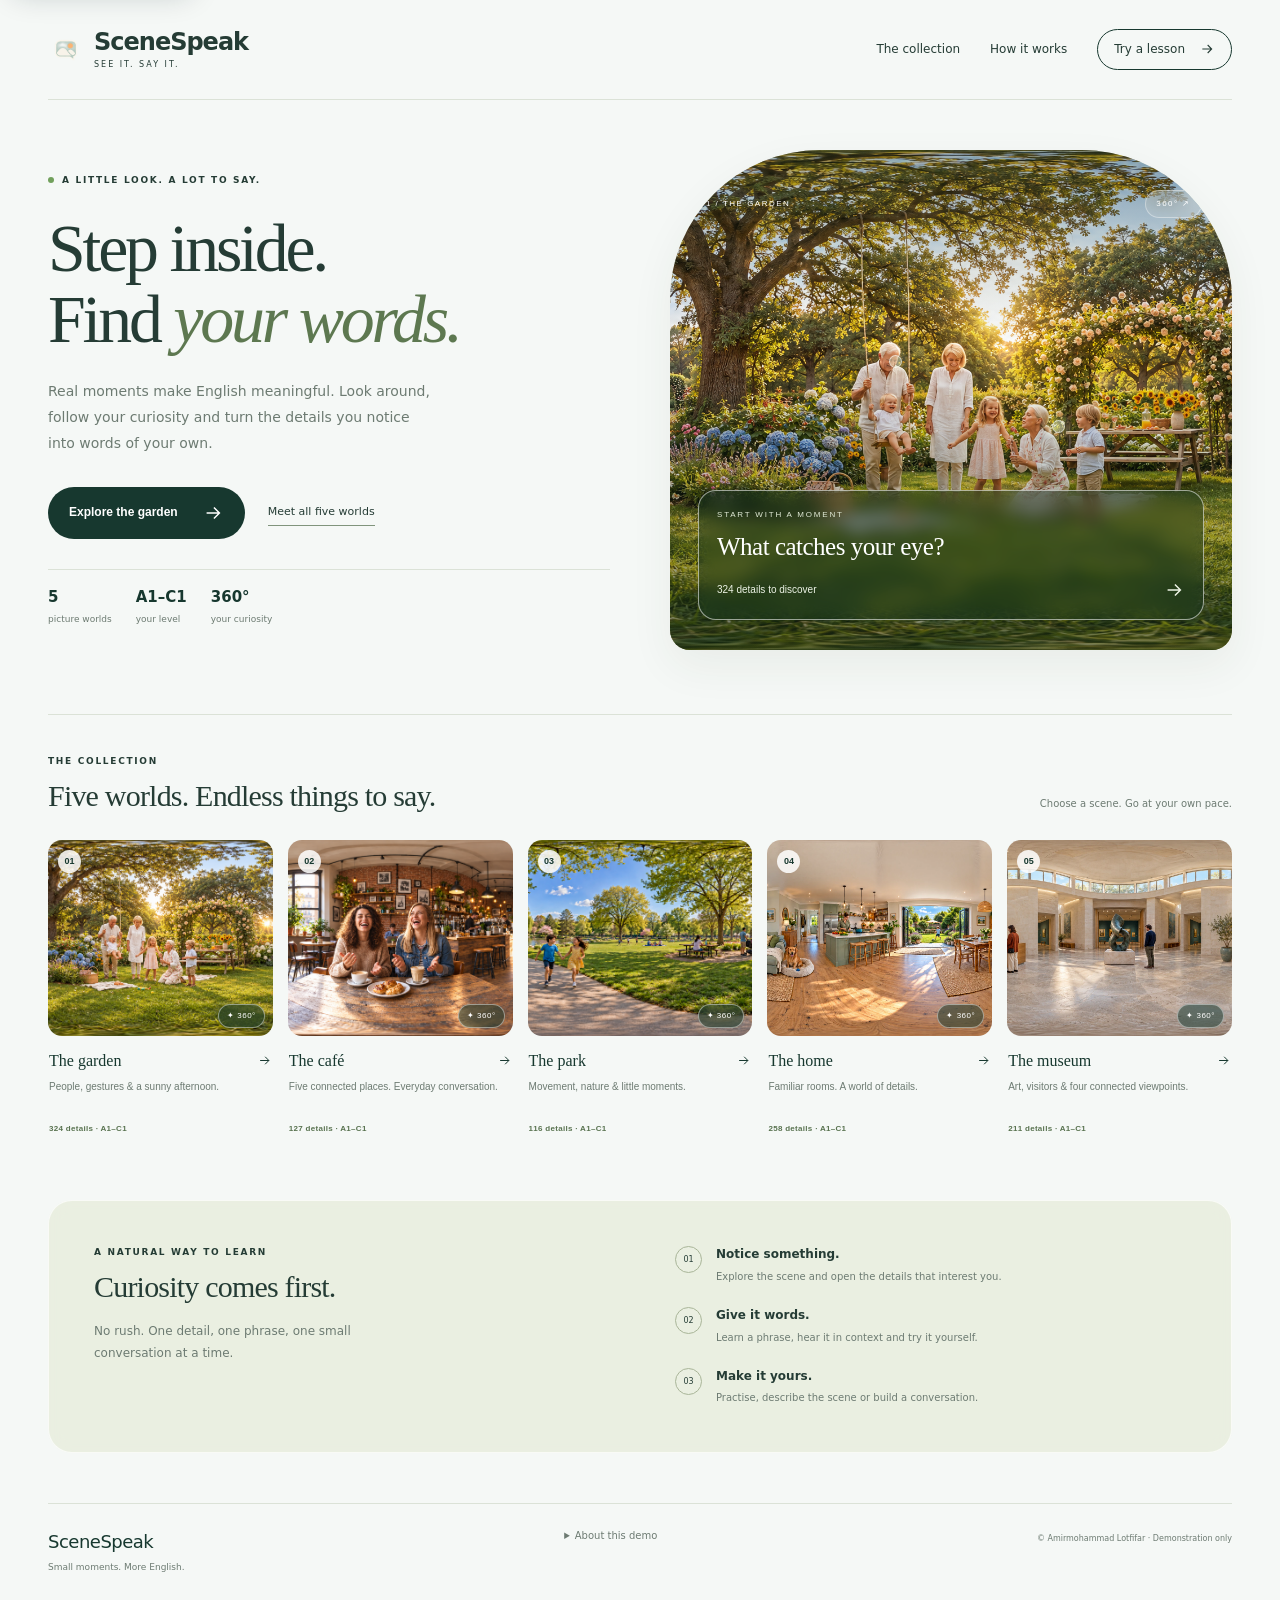
<file: index.html>
<!doctype html>
<html lang="en" data-app-theme="sky" class="app-starting">
<head>
<script src="core/demo-catalog.js?v=f765c2c36eea"></script>
  <meta charset="utf-8" />
  <meta name="viewport" content="width=device-width,initial-scale=1,viewport-fit=cover" />
  <meta name="theme-color" content="#246c53" />
  <meta http-equiv="Content-Security-Policy" content="default-src 'self'; script-src 'self'; script-src-attr 'none'; script-src-elem 'self'; style-src 'self' 'unsafe-inline'; img-src 'self' data: blob:; media-src 'self' blob:; connect-src 'self' https: wss:; font-src 'self' data:; worker-src 'self' blob:; manifest-src 'self'; object-src 'none'; base-uri 'self'; form-action 'self'" />
  <meta name="apple-mobile-web-app-capable" content="yes" />
  <meta name="apple-mobile-web-app-status-bar-style" content="black-translucent" />
  <meta name="description" content="SceneSpeak helps you learn English by exploring pictures, building useful phrases and describing what you see." />
  <title>SceneSpeak — Five worlds. Your words.</title>
  <style>
    .app-starting #app,.app-starting .skip-link{visibility:hidden}
    .app-starting body{overflow:hidden}
    #app-startup{position:fixed;inset:0;z-index:100000;display:flex;flex-direction:column;align-items:center;justify-content:center;box-sizing:border-box;gap:0;padding:max(24px,env(safe-area-inset-top)) 24px max(24px,env(safe-area-inset-bottom));overflow:auto;text-align:center;background:radial-gradient(ellipse at 50% 35%,#e8f1e7 0,transparent 56%),#fafcfb;color:#174b3e;font:16px/1.5 system-ui,sans-serif}
    #app-startup[hidden]{display:none}
    .startup-scene{position:relative;isolation:isolate;width:min(390px,82vw,47svh);aspect-ratio:1;margin-bottom:12px}
    .startup-halo{position:absolute;inset:12%;z-index:-1;border-radius:50%;background:radial-gradient(circle,#eed5a35c,transparent 68%);animation:startup-breathe 9s ease-in-out infinite}
    .startup-orbit{position:absolute;inset:9% 2%;z-index:-1;border:1px solid #396c4920;border-radius:50%;transform:rotate(-24deg);animation:startup-orbit 24s linear infinite}
    .startup-orbit::before{content:"";position:absolute;width:7px;height:7px;border:4px solid #fafcfb;border-radius:50%;background:#b79650;left:15%;top:9%;box-shadow:0 0 18px #b7965055}
    #app-startup .startup-art{display:block;width:100%;height:auto;aspect-ratio:1;object-fit:contain;animation:startup-float 7s ease-in-out infinite;will-change:transform}
    .startup-sparks{position:absolute;inset:0;pointer-events:none}
    .startup-sparks i{position:absolute;left:28%;top:29%;width:28px;height:28px;margin:-14px;border:1px solid #fff9;border-radius:50%;background:#ffedba30;box-shadow:0 0 24px #ffe4a955;opacity:0;animation:startup-discover 7.2s ease-in-out infinite}
    .startup-sparks i:nth-child(2){left:43%;top:43%;animation-delay:2.4s}.startup-sparks i:nth-child(3){left:57%;top:56%;animation-delay:4.8s}
    .startup-moments{position:absolute;bottom:0;left:0;right:0;height:34px;display:grid;place-items:center;pointer-events:none}
    .startup-moments span{grid-area:1/1;display:inline-flex;align-items:center;gap:8px;padding:7px 14px;border:1px solid #fff;border-radius:999px;background:#ffffffb8;box-shadow:0 4px 22px #264c3110;color:#3b6450;font-size:11px;font-weight:500;opacity:0;animation:startup-moment 10.8s ease-in-out infinite}
    .startup-moments span:nth-child(2){animation-delay:3.6s}.startup-moments span:nth-child(3){animation-delay:7.2s}.startup-moments svg{width:15px;height:15px}
    #app-startup strong{margin-top:8px;font-size:clamp(32px,5vw,42px);font-weight:750;line-height:1.2;letter-spacing:-1.6px}
    #app-startup .startup-tagline{margin:8px 0 24px;font-size:14px;color:#577067;letter-spacing:.15px}
    .startup-track{width:112px;height:3px;border-radius:99px;background:#246c5312;overflow:hidden;margin-bottom:14px}
    .startup-track i{display:block;width:36px;height:100%;border-radius:inherit;background:#548568;animation:startup-travel 2.8s ease-in-out infinite;will-change:transform}
    #app-startup [data-startup-message]{margin:0;max-width:32ch;font-size:12px;color:#577067}
    #app-startup button{margin-top:18px;min-height:44px;padding:11px 24px;border:0;border-radius:999px;background:#174b3e;color:white;font:inherit;cursor:pointer}
    #app-startup button:focus-visible{outline:3px solid #b29048;outline-offset:4px}
    #app-startup[data-state="error"] :is(.startup-art,.startup-halo,.startup-orbit,.startup-sparks i,.startup-moments span,.startup-track i){animation:none}
    #app-startup[data-state="error"] :is(.startup-sparks,.startup-moments,.startup-track){display:none}
    @keyframes startup-float{0%,100%{transform:translateY(0) rotate(-.4deg)}50%{transform:translateY(-7px) rotate(.4deg)}}
    @keyframes startup-breathe{0%,100%{opacity:.45;transform:scale(.95)}50%{opacity:.9;transform:scale(1.08)}}
    @keyframes startup-orbit{from{transform:rotate(-24deg)}to{transform:rotate(336deg)}}
    @keyframes startup-discover{0%,34%,100%{opacity:0;transform:scale(.65)}10%{opacity:.8;transform:scale(1)}28%{opacity:0;transform:scale(1.7)}}
    @keyframes startup-moment{0%,29%,100%{opacity:0;transform:translateY(4px)}4%,25%{opacity:1;transform:translateY(0)}}
    @keyframes startup-travel{0%,100%{transform:translateX(-36px);opacity:.35}50%{transform:translateX(112px);opacity:.85}}
    @media(prefers-reduced-motion:reduce){#app-startup :is(.startup-art,.startup-halo,.startup-orbit,.startup-sparks i,.startup-moments span,.startup-track i){animation:none;will-change:auto}.startup-sparks{display:none}.startup-moments span:first-child{opacity:1}.startup-track i{transform:translateX(38px);opacity:.65}}
    @media(max-height:480px){.startup-scene{width:150px;margin-bottom:4px}.startup-moments{bottom:-3px}.startup-moments span{font-size:9px;padding:4px 10px}#app-startup strong{font-size:28px}#app-startup .startup-tagline{margin-bottom:14px}}
  </style>
  <link rel="preload" as="image" href="assets/brand/scenespeak-loading-v2.webp" fetchpriority="high" />
  <link rel="icon" type="image/png" href="assets/brand/scenespeak-32.png" />
  <link rel="manifest" href="manifest.webmanifest" />
  <link rel="apple-touch-icon" href="assets/brand/scenespeak-192.png" />
  <link rel="stylesheet" href="styles.css?v=d8064ea2ca4e" />
  <link rel="stylesheet" href="ui-current.css?v=e289105e738a" />
  <link rel="stylesheet" href="ui-v69.css?v=560e4bd39823" />
  <link rel="stylesheet" href="ui-v70.css?v=8ae7074efafd" />
  <link rel="stylesheet" href="ui-v71.css?v=baf062262e4c" />
  <link rel="stylesheet" href="ui-v72.css?v=de9419dce064" />
  <link rel="stylesheet" href="ui-v73.css?v=f81f4c81bbf5" />
  <link rel="stylesheet" href="ui-v76.css?v=5e9b72ae49cc" />
  <link rel="stylesheet" href="ui-v82.css?v=e0d029277a05" />
  <link rel="stylesheet" href="ui-v84.css?v=cf8eddf61118" />
  <link rel="stylesheet" href="ui-studio.css?v=57562e6b0b18" />
  <link rel="stylesheet" href="theme-sky.css?v=649253490af2" />
  <link rel="stylesheet" href="theme-path.css?v=3b301f2d015f" />
  <link rel="stylesheet" href="theme-light-gallery.css?v=0b012449668c" />
  <link rel="stylesheet" href="home-hero.css?v=a0ffd7b0c20a" />
  <link rel="stylesheet" href="learning-journey.css?v=afed2816cd9e" />
  <link rel="stylesheet" href="lesson-media.css?v=e6c6efb151d9" />
  <link rel="stylesheet" href="how-it-works.css?v=2d0a6ebfe3cd" />
  <link rel="stylesheet" href="scene-canvas.css?v=b5abc2ecbeac" />
  <link rel="stylesheet" href="listening.css?v=f727c4430ff1" />
  <link rel="stylesheet" href="lesson-studio.css?v=7515e6fcb1ef">
  <link rel="stylesheet" href="learning-guide.css?v=3a945bac436c" />
  <link rel="stylesheet" href="ui-sounds.css?v=45cc6ba51d48" />
  <link rel="stylesheet" href="panorama-core.css?v=f94a244cf81b">
  <link rel="stylesheet" href="lesson1-panorama.css?v=953fffa56aa7">
<link rel="stylesheet" href="panorama-discovery.css?v=2796113b11ba">
<link rel="stylesheet" href="panorama-talk-tour.css?v=9b987abd512b"><link rel="stylesheet" href="panorama-listening.css?v=fb8505b4da74"><link rel="stylesheet" href="lesson2-panorama-host.css?v=6fbeef755df6">
<link rel="stylesheet" href="demo-showcase.css?v=6394a07e016f">
<link rel="stylesheet" href="demo-glass.css?v=bdd06bc03d13">
</head>
<body>
  <a class="skip-link" href="#app">Skip to learning content</a>
  <div id="a11y-status" class="sr-only" role="status" aria-live="polite" aria-atomic="true"></div>
  <div id="app-startup" role="status" aria-live="polite" aria-atomic="true" data-state="loading">
    <div class="startup-scene" aria-hidden="true"><div class="startup-halo"></div><div class="startup-orbit"></div>
    <img class="startup-art" src="assets/brand/scenespeak-loading-v2.webp" alt="" width="840" height="840" fetchpriority="high" decoding="async" />
      <div class="startup-sparks"><i></i><i></i><i></i></div><div class="startup-moments"><span><svg viewBox="0 0 24 24" fill="none" stroke="currentColor" stroke-width="1.7" stroke-linecap="round" stroke-linejoin="round"><path d="M2 12s4-7 10-7 10 7 10 7-4 7-10 7S2 12 2 12Z"/><circle cx="12" cy="12" r="3"/></svg>Look closer</span><span><svg viewBox="0 0 24 24" fill="none" stroke="currentColor" stroke-width="1.7" stroke-linecap="round" stroke-linejoin="round"><path d="M4 13V11a8 8 0 0 1 16 0v2M4 12H3v7h4v-7H4Zm16 0h1v7h-4v-7h3Z"/></svg>Listen to the scene</span><span><svg viewBox="0 0 24 24" fill="none" stroke="currentColor" stroke-width="1.7" stroke-linecap="round" stroke-linejoin="round"><path d="M21 11a8 8 0 0 1-8 8H7l-5 3 2-6a8 8 0 1 1 17-5Z"/></svg>Make it your own</span></div>
    </div>
    <strong>SceneSpeak</strong>
    <p class="startup-tagline">Every picture starts a conversation.</p>
    <div class="startup-track" aria-hidden="true"><i></i></div>
    <p data-startup-message>Opening your learning space…</p>
    <button data-startup-retry hidden>Try again</button>
    <noscript>Enable JavaScript to open the lessons.</noscript>
  </div>
  <div id="app" tabindex="-1" inert aria-busy="true"></div>
  <script src="core/app-startup.js?v=ff1a0daf8c35"></script>
  <script src="core/content-revision.js?v=0ac0a1841313"></script>
  <script src="core/build-info.js?v=4c5bf4de7037"></script>
  <script src="core/course-catalog.js?v=4b80a8407383"></script>
  <script src="core/course-path.js?v=1420e7e5abea"></script>
  <script src="data.js?v=efaad941fac2"></script>
  <script src="lesson-pack-index.generated.js?v=8309a6e55eac"></script>
  <script src="current-content-overrides.js?v=bb695b41666f"></script>
  <script src="content-v69.js?v=bb695b41666f"></script>
  <script src="content-v74-audit.js?v=bb695b41666f"></script>
  <script src="lesson-packs.generated.js?v=ee44dec18d4e"></script>
  <script src="core/hotspot-engine.js?v=f501aa4505e6"></script>
  <script src="core/adaptive-taxonomy-contract.js?v=a32d3168cf22"></script>
  <script src="core/lesson-validator.js?v=3df408123c57"></script>
  <script src="core/lesson-repository.js?v=776cb6d8aad9"></script>
  <script src="core/content-engine.js?v=1f8ee9d4f441"></script>
  <script src="core/panorama-course.generated.js?v=aee89638d8a1"></script>
  <script src="core/scene-evidence.js?v=0b2b4b7bd8b8"></script>
  <script src="core/scene-intelligence.js?v=963a06c01589"></script>
  <script src="core/privacy-store.js?v=0e11e08d27ce"></script>
  <script src="core/learner-model.js?v=5d86ec7c2023"></script>
  <script src="core/action-router.js?v=2636cd190234"></script>
  <script src="core/speech-core.js?v=d99bd3ac05ee"></script>
  <script src="core/ui-sounds.js?v=ada7bb52227e"></script>
  <script src="core/practice-review.js?v=80561e3ca58c"></script>
  <script src="core/ai-adapter.js?v=1c639c01452b"></script>
  <script src="core/learning-orchestrator.js?v=4940a524fca1"></script>
  <script src="core/user-access-config.js?v=496d4cb59644"></script>
  <script src="core/commercial-shell.js?v=e1f41da2f7ba"></script>
  <script src="core/sync-tombstones.js?v=5ced436f44d3"></script>
  <script src="core/local-data-store.js?v=47d795ed2ca7"></script>
  <script src="core/offline-downloads.js?v=d77589573577"></script>
  <script src="core/backend-client.js?v=523a5f977ea5"></script>
  <script src="core/store-catalog-v82.js?v=6c5c8b9699aa"></script>
  <script src="core/admin-feature-policy-v83.js?v=1883039266df"></script>
  <script src="core/purchase-entitlements-v82.js?v=204cd6ce6a91"></script>
  <script src="core/access-model-v82.js?v=6e71546be85a"></script>
  <script src="core/activity-client.js?v=6a4ac665791f"></script>
  <script src="core/progress-sync.js?v=753a9ea9c682"></script>
  <script src="core/device-readiness.js?v=1b1cb54d92d0"></script>
  <script src="core/security.js?v=e72ce3856358"></script>
  <script src="core/personal-marks.js?v=4d91d96c9c0a"></script>
  <script src="core/deep-link-router.js?v=8fde61b8c079"></script>
  <script src="core/lesson-media-gate.js?v=9f102eef253a"></script>
  <script src="app.js?v=e1343c256eee"></script>
  <script src="runtime-v69.js?v=bbb2d017bee1"></script>
  <script src="runtime-v70.js?v=362c5c4bc25d"></script>
  <script src="runtime-v71.js?v=e7f462967858"></script>
  <script src="runtime-v72.js?v=87699175f33f"></script>
  <script src="runtime-v73.js?v=f8290e099281"></script>
  <script src="runtime-v75.js?v=52d34a3e53d9"></script>
  <script src="runtime-v77.js?v=a142a58bcea9"></script>
  <script src="patch-v76.js?v=36e3d42e4854"></script>
  <script src="runtime-v78.js?v=4d4bc0f17217"></script>
  <script src="core/level-aware-language.js?v=a0c55c6a2ce8"></script>
  <script src="core/imagination-memory-dna.generated.js?v=9821a515bdd9"></script>
  <script src="core/gold-journey.js?v=f1445d3c2e55"></script>
  <script src="core/published-overrides.generated.js?v=f597cf42924b"></script>
  <script src="core/published-overrides.js?v=ec1ce70b49c2"></script>
  <script src="core/user-panel-v84.js?v=c4f707615aae"></script>
  <script src="core/event-router-v52.js?v=fa93987a5c21"></script>
  <script src="core/picture-language.js?v=affdfd1f6e60"></script>
  <script src="core/learning-glossary-fa.js?v=3678a7e40973"></script>
  <script src="core/learning-guide.js?v=a8813ac05db5"></script>
  <script src="core/speaking-studio.js?v=23c1e7af2ea5"></script>
  <script src="core/panorama-talk-tour.js?v=bf6caf61923a"></script>
  <script src="core/talk-studio.js?v=853160ef1bb8"></script>
  <script src="core/lesson-listening.js?v=df7b6476a38f"></script>
  <script src="core/lesson-links.js?v=0d08afdd363a"></script>
  <script src="core/listening-player.js?v=b20468f60fbc"></script>
  <script src="core/immersive-learn.js?v=b0788f349f59"></script>
  <script src="core/scenario-studio.js?v=1578d2c5e39f"></script>
  <script src="core/hotspot-scope.js?v=7b078254dd47"></script>
  <script src="core/scene-preview.js?v=1bb057218b6f"></script>
  <script src="core/panorama-listening.js?v=d44906e7a518"></script>
  <script src="core/scene-canvas.js?v=3cc0aee2521b"></script>
  <script src="core/panorama-view-state.js?v=c724463bb578"></script>
  <script src="core/panorama-core-bridge.js?v=4f38a8f3b42a"></script>
  <script src="core/home-hero.js?v=053111ea5930"></script>
  <script src="core/how-it-works.js?v=6eccd0d6a22c"></script>
  <script src="core/learning-journey.js?v=bb8d15786cd6"></script>
  <script src="core/ui-shell-v52.js?v=a1d1f0dc8a51"></script>

<script src="core/lesson1-panorama-bridge.js?v=4ca5a3543c92"></script>

<script src="core/lesson2-panorama-bridge.js?v=62b189c4cfdd"></script>
</body>
</html>
</file>
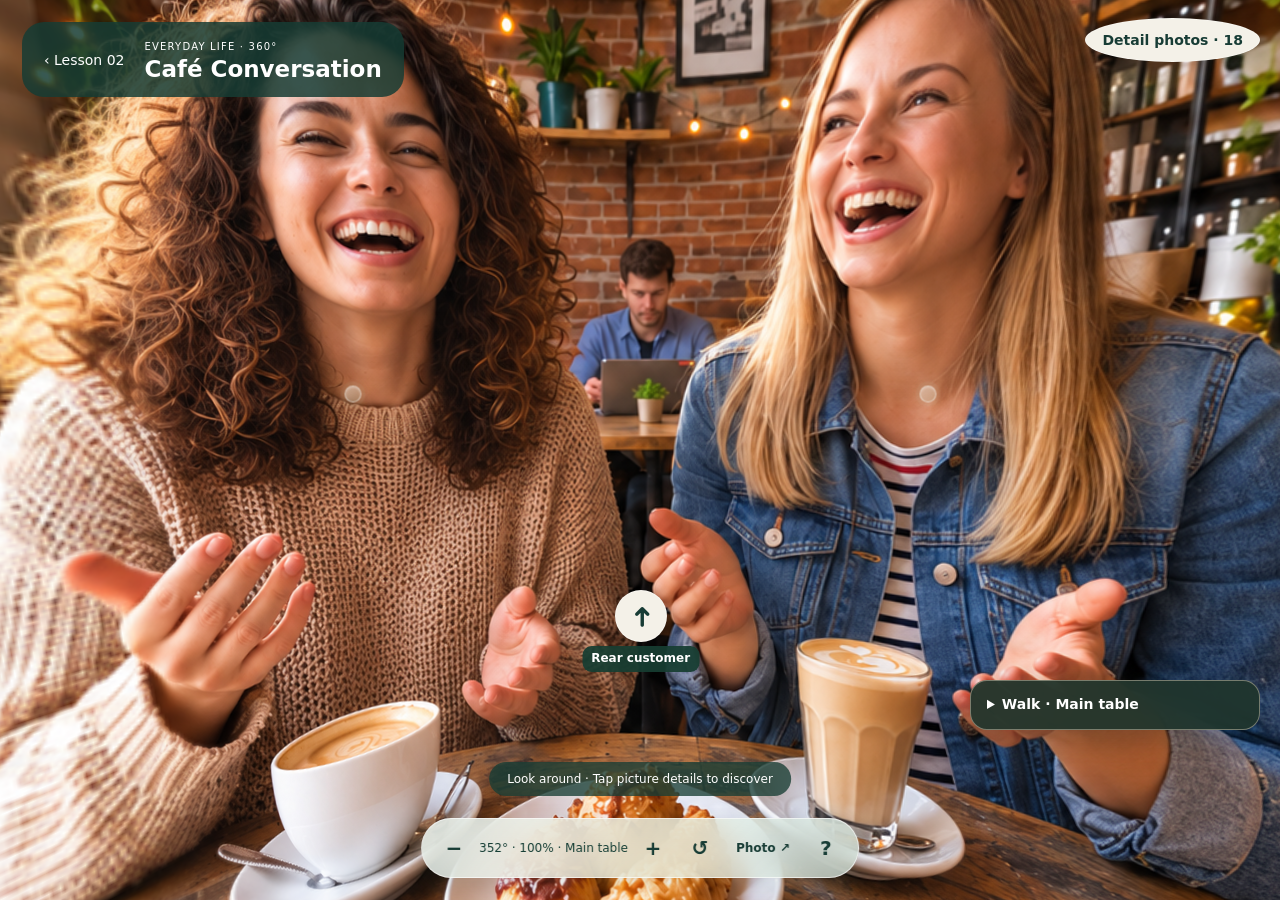
<file: cafe360-lesson2.html>
<!doctype html><html lang="en"><head><meta charset="utf-8"><meta name="viewport" content="width=device-width,initial-scale=1"><title>Café Conversation · 360°</title><link rel="stylesheet" href="lesson1-panorama.css?v=953fffa56aa7"><script src="core/panorama-math.js?v=da233b4b1099" defer></script><script src="core/lesson2-panorama-scene.generated.js?v=789edd2a252b" defer></script><script src="core/lesson2-tour-model.js?v=8133a89cce4a" defer></script><script src="core/lesson2-tour-controller.js?v=6bfc7d0eebee" defer></script><script src="core/panorama-talk-tour.js?v=bf6caf61923a" defer></script><script src="core/panorama-discovery.js?v=cacd4d0f1fef" defer></script><script src="core/lesson2-camera-memory.js?v=f572c8862942" defer></script><script src="core/native-panorama-resources.js?v=b0774f8e919e" defer></script><script src="core/lesson2-panorama-viewer.js?v=8ff3d7332bf3" defer></script><link rel="stylesheet" href="panorama-discovery.css?v=2796113b11ba"><link rel="stylesheet" href="panorama-talk-tour.css?v=9b987abd512b"><link rel="stylesheet" href="lesson2-panorama.css?v=250941f13990"><link rel="stylesheet" href="lesson2-tour.css?v=93a3c1f4245a"><link rel="stylesheet" href="demo-glass.css?v=bdd06bc03d13">
</head><body class="garden-viewer"><main id="garden-view" role="region" tabindex="0" aria-label="Café panorama. Drag to look around, scroll or pinch to zoom, use arrow keys to turn, and Home to reset."><canvas id="garden-canvas"></canvas><div id="garden-dots" aria-label="Visible picture details"></div><div id="garden-loading" role="status">Opening the café…</div><div id="garden-error" role="alert" hidden><p>The panorama could not load.</p><button id="garden-retry">Try again</button><a href="assets/panoramas/cafe-lesson2-v1/overview.webp">Open the full picture</a></div></main><header class="garden-standalone"><a href="./?lesson=2&mode=explore">‹ Lesson 02</a><div><small>EVERYDAY LIFE · 360°</small><h1>Café Conversation</h1></div></header><nav id="garden-branches" aria-label="Details in selected family" hidden></nav><nav id="garden-controls" aria-label="Panorama controls"><button id="garden-up" aria-label="Back to parent family" hidden>‹ <span>Family</span></button><button id="garden-minus" aria-label="Zoom out">−</button><output id="garden-heading" aria-live="off">Café Conversation · 360°</output><button id="garden-plus" aria-label="Zoom in">+</button><button id="garden-reset" aria-label="Reset panorama view">↺</button><button id="garden-photo" aria-label="Open original detail photograph">Photo ↗</button><button id="garden-help" aria-label="Panorama help">?</button></nav><p id="garden-caption">Look around · Tap picture details to discover</p><dialog id="garden-photo-dialog" aria-label="Original lesson photograph"><header><div><small>ORIGINAL LESSON PHOTOGRAPH</small><h2>A closer look</h2></div><button id="garden-close-photo" aria-label="Close detail photograph">×</button></header><div id="garden-photo-stage" tabindex="0" role="region" aria-label="Zoomable original photo. Scroll or pinch to zoom and drag to move."><img src="assets/images/lesson_02.jpg" alt="Two women laughing at a café table with coffee and pastries." draggable="false"></div><footer><button id="garden-photo-minus" aria-label="Zoom detail photo out">−</button><output id="garden-photo-scale">100%</output><button id="garden-photo-plus" aria-label="Zoom detail photo in">+</button><button id="garden-photo-reset">Fit photo</button><span>Scroll or pinch to zoom · Drag to move</span></footer></dialog><dialog id="garden-help-dialog" aria-labelledby="garden-help-title"><h2 id="garden-help-title">Explore the café</h2><p>Drag or use arrow keys to turn. Scroll or pinch to zoom. Home resets the camera. Use the floor arrows or Walk menu to move between five locations. Choose a family to reveal its smaller details.</p><p>The café panorama and 18 close-ups are AI reconstructions. Close-up fine details may differ from the overview. The Photo button opens the retained photograph for a sharper close look.</p><p id="garden-native-size"></p><a href="./?lesson=2&mode=explore&variant=photo">Open the original photo lesson</a><button id="garden-close-help">Close</button></dialog><script src="core/lesson2-detail-gallery.js?v=a0de36d63bfd" defer></script></body></html>
</file>
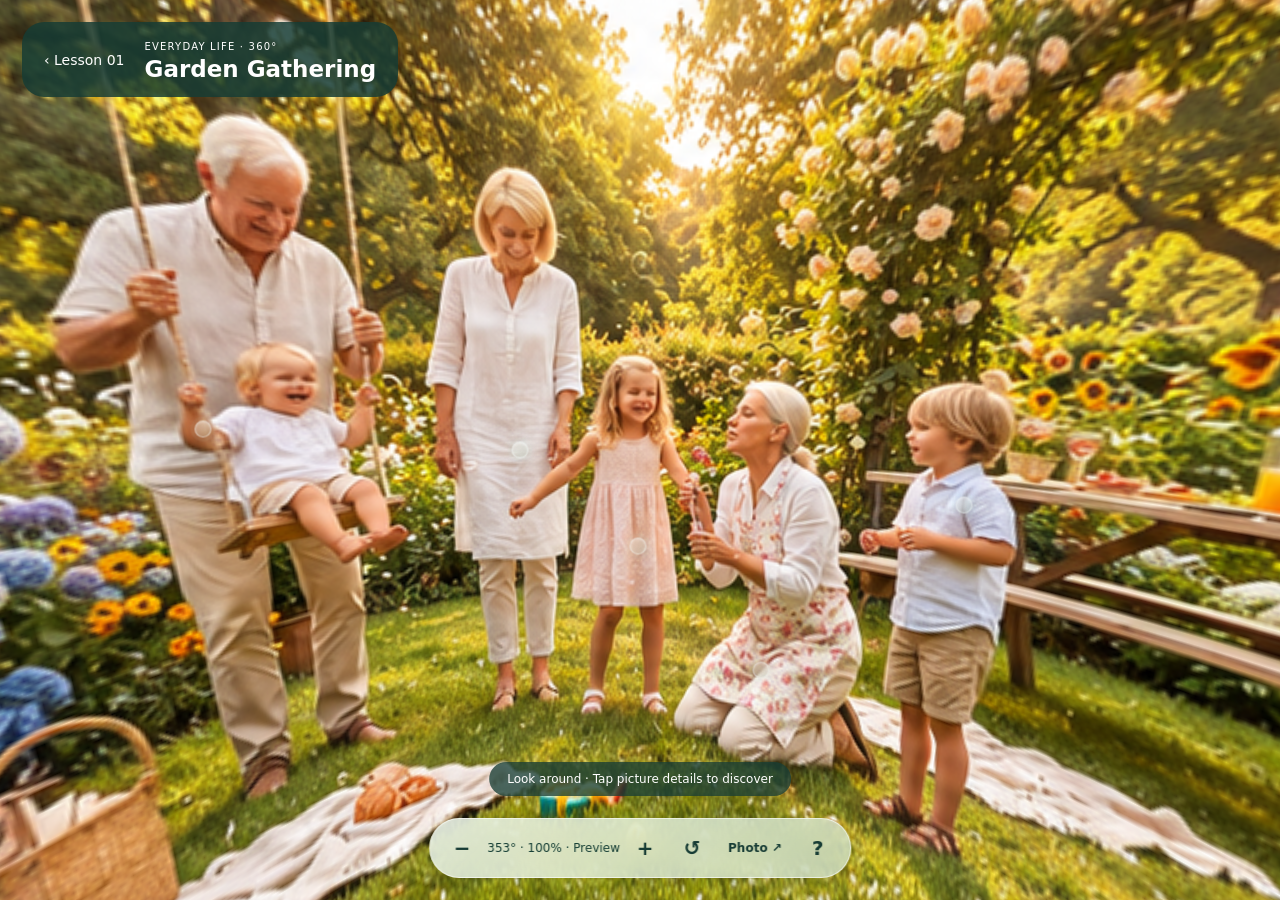
<file: garden360-lesson1.html>
<!doctype html><html lang="en"><head><meta charset="utf-8"><meta name="viewport" content="width=device-width,initial-scale=1"><title>Garden Gathering · 360°</title><link rel="stylesheet" href="lesson1-panorama.css?v=953fffa56aa7"><script src="core/panorama-math.js?v=da233b4b1099" defer></script><script src="core/lesson1-panorama-scene.generated.js?v=1855ae288253" defer></script><script src="core/lesson1-panorama-detail.js?v=693af8218ca9" defer></script><script src="core/panorama-talk-tour.js?v=bf6caf61923a" defer></script><script src="core/panorama-discovery.js?v=cacd4d0f1fef" defer></script><script src="core/native-panorama-resources.js?v=b0774f8e919e" defer></script><script src="core/lesson1-panorama-viewer.js?v=3386e4076096" defer></script><link rel="stylesheet" href="panorama-discovery.css?v=2796113b11ba"><link rel="stylesheet" href="panorama-talk-tour.css?v=9b987abd512b"><link rel="stylesheet" href="demo-glass.css?v=bdd06bc03d13">
</head><body class="garden-viewer"><main id="garden-view" role="region" tabindex="0" aria-label="Garden panorama. Drag to look around, scroll or pinch to zoom, use arrow keys to turn, and Home to reset."><canvas id="garden-canvas"></canvas><div id="garden-dots" aria-label="Visible picture details"></div><div id="garden-loading" role="status">Opening the garden…</div><div id="garden-error" role="alert" hidden><p>The panorama could not load.</p><button id="garden-retry">Try again</button><a href="assets/images/panorama-garden-lesson1.webp">Open the full picture</a></div></main><header class="garden-standalone"><a href="./?lesson=5&mode=explore">‹ Lesson 01</a><div><small>EVERYDAY LIFE · 360°</small><h1>Garden Gathering</h1></div></header><nav id="garden-branches" aria-label="Details in selected family" hidden></nav><nav id="garden-controls" aria-label="Panorama controls"><button id="garden-up" aria-label="Back to parent family" hidden>‹ <span>Family</span></button><button id="garden-minus" aria-label="Zoom out">−</button><output id="garden-heading" aria-live="off">Garden Gathering · 360°</output><button id="garden-plus" aria-label="Zoom in">+</button><button id="garden-reset" aria-label="Reset panorama view">↺</button><button id="garden-photo" aria-label="Open original detail photograph">Photo ↗</button><button id="garden-help" aria-label="Panorama help">?</button></nav><p id="garden-caption">Look around · Tap picture details to discover</p><dialog id="garden-photo-dialog" aria-label="Original lesson photograph"><header><div><small>ORIGINAL LESSON PHOTOGRAPH</small><h2>A closer look</h2></div><button id="garden-close-photo" aria-label="Close detail photograph">×</button></header><div id="garden-photo-stage" tabindex="0" role="region" aria-label="Zoomable original photo. Scroll or pinch to zoom and drag to move."><img src="assets/images/lesson_05.jpg" alt="Three adults and three children beside a swing, flowers and picnic supplies on a garden lawn." draggable="false"></div><footer><button id="garden-photo-minus" aria-label="Zoom detail photo out">−</button><output id="garden-photo-scale">100%</output><button id="garden-photo-plus" aria-label="Zoom detail photo in">+</button><button id="garden-photo-reset">Fit photo</button><span>Scroll or pinch to zoom · Drag to move</span></footer></dialog><dialog id="garden-help-dialog" aria-labelledby="garden-help-title"><h2 id="garden-help-title">Explore the garden</h2><p>Drag or use arrow keys to turn. Scroll or pinch to zoom. Home resets the camera. Choose a family to reveal its smaller details.</p><p>The surrounding garden is AI-imagined from the original lesson photograph. The Photo button opens the retained photograph for a sharper close look.</p><p id="garden-native-size"></p><a href="./?lesson=5&mode=explore&variant=photo">Open the original photo lesson</a><button id="garden-close-help">Close</button></dialog></body></html>
</file>
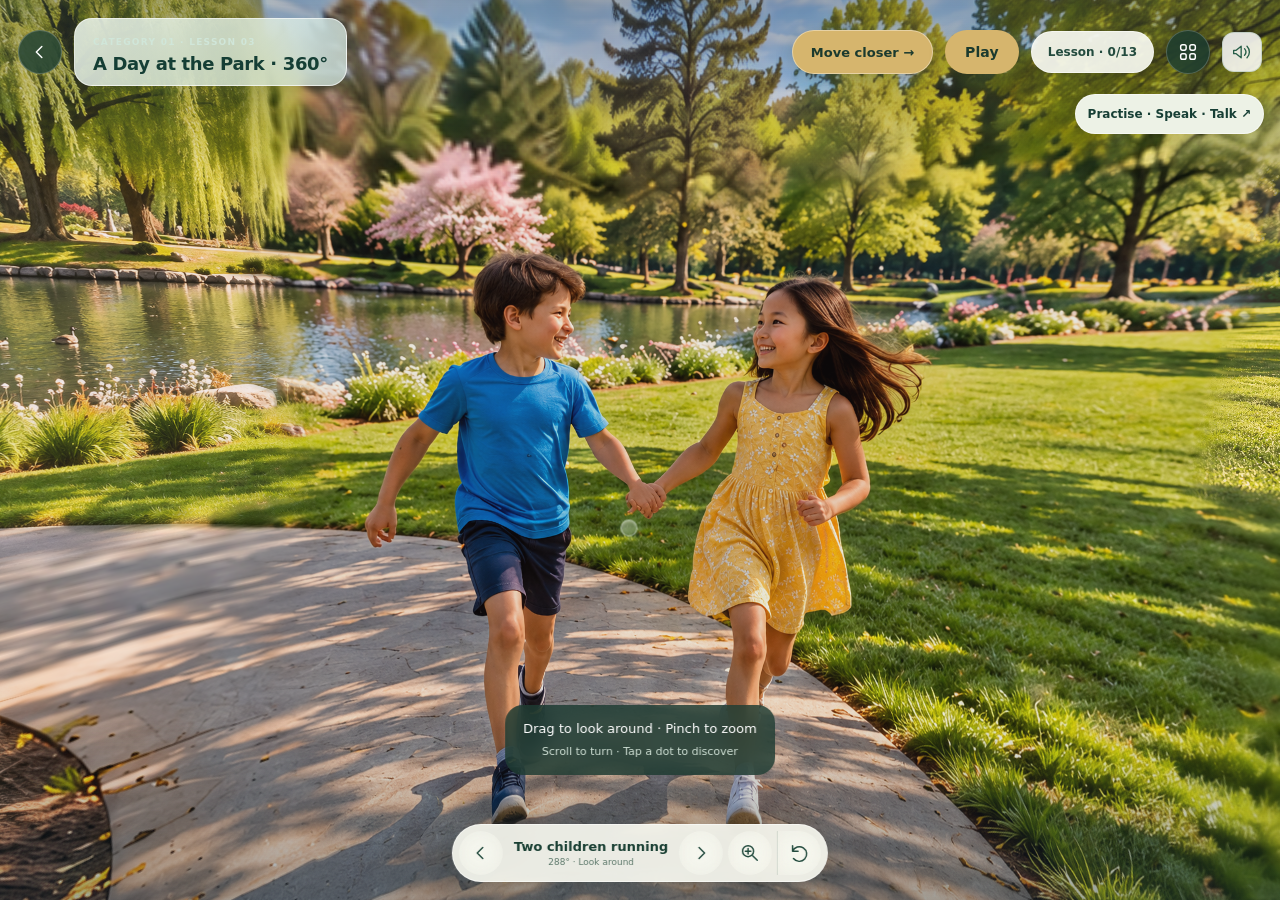
<file: panorama.html>
<!doctype html>
<html lang="en">
<head>
 <meta charset="utf-8"><meta name="viewport" content="width=device-width,initial-scale=1,viewport-fit=cover">
 <meta name="theme-color" content="#173f35"><title>Garden in 360° · 8K · SceneSpeak Picture Lab</title>
 <link rel="icon" href="icon.svg" type="image/svg+xml"><link rel="stylesheet" href="panorama.css?v=c02ac032ea0f"><link rel="stylesheet" href="panorama-lesson.css?v=e3029b6a34c2"><link rel="stylesheet" href="panorama-camera.css?v=2bb4d0a13732"><link rel="stylesheet" href="panorama-detail.css?v=ed7013c489cc">
 <link rel="stylesheet" href="ui-sounds.css?v=45cc6ba51d48"><script src="core/ui-sounds.js?v=ada7bb52227e" defer></script>
 <script src="core/panorama-hospital-navigation.js?v=a0b31bc3bde6" defer></script><script src="core/panorama-math.js?v=da233b4b1099" defer></script><script src="core/panorama-detail-math.js?v=cc906861344a" defer></script><script src="core/panorama-detail-renderer.js?v=622b7f741cfc" defer></script><script src="core/panorama-game.js?v=3bdf3895bcb1" defer></script><script src="core/panorama-tree.js?v=690012cbeb68" defer></script><script src="core/panorama-reconstruction.js?v=b46aca37ee9f" defer></script><script src="core/panorama-lesson.js?v=7d5a9bdf877e" defer></script><script src="core/panorama-hotspot-density.js?v=46564d9cca60" defer></script><script src="core/panorama-course-model.js?v=ff067e19e415" defer></script><script src="core/panorama-talk-tour.js?v=bf6caf61923a" defer></script><script src="core/panorama-discovery.js?v=cacd4d0f1fef" defer></script><script src="core/demo-panorama-scene-loader.js?v=6bba33bbe55f" defer></script><script src="core/panorama-lab.js?v=d1387daf6333" defer></script>
 <link rel="stylesheet" href="panorama-hotspot-density.css?v=6768c5c90fe7">
 <link rel="stylesheet" href="panorama-core.css?v=f94a244cf81b">
 <link rel="stylesheet" href="panorama-hospital.css?v=ef82bb53a86f">
<link rel="stylesheet" href="panorama-discovery.css?v=2796113b11ba"><link rel="stylesheet" href="panorama-talk-tour.css?v=9b987abd512b"><link rel="stylesheet" href="demo-glass.css?v=bdd06bc03d13">
</head>
<body>
 <main id="panorama" aria-label="Home in 360 degrees">
  <div id="pano-view" tabindex="0" role="region" aria-busy="true" aria-label="Panorama. Drag to look around, scroll to turn, or use arrow keys. Home resets the view.">
   <canvas id="pano-canvas" aria-hidden="true"></canvas><img id="pano-fallback" alt="A panoramic home with reading, cooking, dining, pet care, laundry and a garden." hidden>
   <div id="pano-dots" aria-label="Picture hotspots"></div>
  </div>
  <div class="pano-shade" aria-hidden="true"></div>
  <header class="pano-header">
   <a class="pano-icon" href="./#lessons" aria-label="Back to picture worlds"><svg viewBox="0 0 24 24"><path d="m14 6-6 6 6 6"/></svg></a>
   <div class="pano-title"><small>PICTURE LAB · CATEGORY 01</small><h1>Garden in 360° · 8K</h1></div>
   <button class="pano-walk" id="pano-walk" hidden>Walk forward →</button>
   <button class="pano-play" id="pano-play" aria-pressed="false" hidden>Play</button>
   <button class="pano-icon" id="pano-map" aria-label="All panorama details"><svg viewBox="0 0 24 24"><rect x="4" y="4" width="6" height="6" rx="2"/><rect x="14" y="4" width="6" height="6" rx="2"/><rect x="4" y="14" width="6" height="6" rx="2"/><rect x="14" y="14" width="6" height="6" rx="2"/></svg></button>
  </header>
  <div id="pano-loading" role="status"><img src="assets/brand/scenespeak-192.png" width="48" height="48" alt=""><b>A whole world in one picture.</b><span>Opening your panorama…</span><button id="pano-retry" hidden>Try again</button><a href="./#lessons" id="pano-load-back" hidden>Back to lessons</a></div>
  <p id="pano-hint">Drag to look around · Pinch to zoom<br><small>Scroll to turn · Tap a dot to discover</small></p>
  <svg id="pano-line" aria-hidden="true"><path/></svg>
  <article id="pano-card" aria-labelledby="pano-card-title" hidden></article>
  <section id="pano-game" aria-label="Find it mission game" hidden></section>
  <nav class="pano-controls" aria-label="Panorama areas">
   <button id="pano-prev" class="pano-icon" aria-label="Previous area"><svg viewBox="0 0 24 24"><path d="m14 6-6 6 6 6"/></svg></button>
   <button id="pano-area" aria-label="Choose a panorama area"><span id="pano-area-name">Kitchen</span><small><span id="pano-heading">0°</span> · Look around</small></button>
   <button id="pano-next" class="pano-icon" aria-label="Next area"><svg viewBox="0 0 24 24"><path d="m10 6 6 6-6 6"/></svg></button>
   <button id="pano-camera-toggle" class="pano-icon" aria-label="Move and zoom" aria-controls="pano-camera" aria-expanded="false"><svg viewBox="0 0 24 24"><circle cx="10" cy="10" r="6"/><path d="m15 15 5 5M10 7v6M7 10h6"/></svg></button>
   <button id="pano-reset" class="pano-icon" aria-label="Reset view"><svg viewBox="0 0 24 24"><path d="M4 10a8 8 0 1 1 1 8M4 4v6h6"/></svg></button>
  </nav>
  <section id="pano-camera" aria-label="Camera controls" hidden>
   <header><b>Look & zoom</b><button id="pano-camera-close" aria-label="Close camera controls">×</button></header>
   <div class="pano-look-pad"><button data-camera-action="left" aria-label="Look left">←</button><div><button data-camera-action="up" aria-label="Look up">↑</button><button data-camera-action="down" aria-label="Look down">↓</button></div><button data-camera-action="right" aria-label="Look right">→</button></div>
   <div class="pano-zoom-row"><button data-camera-action="far" aria-label="Move back (zoom out)">−</button><label>Zoom <output id="pano-zoom-value">1.0×</output><input id="pano-zoom" type="range" min="0" max="81" step="1" value="35" aria-label="Panorama zoom"></label><button data-camera-action="near" aria-label="Move closer (zoom in)">+</button></div>
   <p>One viewpoint. Move closer with zoom.<br><small>Keyboard: W / S · A / D · R / F</small></p>
  </section>
  <p class="pano-status sr-only" role="status" aria-live="polite"></p>
  <dialog id="pano-details" aria-labelledby="pano-details-title"><header><div><small>ONE PICTURE · MANY MOMENTS</small><h2 id="pano-details-title">Choose where to look.</h2></div><button class="pano-icon" id="pano-map-close" aria-label="Close panorama details">×</button></header><div id="pano-detail-list"></div><footer><p id="pano-found"></p><p id="pano-source"></p><p id="pano-resolution"></p><label>Picture quality <select id="pano-quality"><option value="light">Light</option><option value="high">8K</option></select></label><p id="pano-quality-status" role="status"></p><button id="pano-detail-retry" hidden>Retry sharper detail</button><p id="pano-scenes"></p></footer></dialog>
 </main>
</body></html>
</file>
<file: styles.css>
:root{
  --ink:#102b3d;--ink2:#284456;--muted:#728692;--navy:#071c2b;--navy2:#0d3045;--teal:#14959a;--teal2:#63d4cf;--aqua:#e9f7f6;
  --bg:#f2f6f7;--card:#ffffff;--line:#dbe6e9;--line2:#cbdadd;--green:#34a378;--amber:#dc9d2f;--coral:#cf6b60;--gold:#c99a31;
  --shadow:0 20px 55px rgba(12,42,59,.12);--shadow2:0 9px 30px rgba(12,42,59,.08);--radius:24px;
}
*{box-sizing:border-box;-webkit-tap-highlight-color:transparent}
html,body{margin:0;min-height:100%;background:var(--bg);color:var(--ink);font-family:Inter,ui-sans-serif,system-ui,-apple-system,BlinkMacSystemFont,"Segoe UI",sans-serif;overscroll-behavior-y:none}
button,input{font:inherit}button{cursor:pointer;color:inherit}button:disabled{cursor:default;opacity:.45}.ico{width:20px;height:20px;display:block;flex:0 0 auto}
.app-shell{min-height:100dvh}.lesson-shell{padding-bottom:92px}.home-shell{padding-bottom:42px}.home-main,.lesson-main{max-width:1180px;margin:0 auto;padding:22px}
.section-kicker,.lesson-id{font-size:10px;font-weight:900;letter-spacing:.14em;color:var(--teal);text-transform:uppercase}
.brand-lockup{display:flex;align-items:center;gap:10px;color:#fff}.brand-lockup.dark{color:var(--ink)}.brand-lockup>div:last-child{display:grid}.brand-lockup b{font-size:14px;letter-spacing:.01em}.brand-lockup small{font-size:9px;opacity:.68;margin-top:1px}.brand-mark{width:38px;height:38px;border-radius:13px;background:#fff;color:var(--navy);display:grid;place-items:center;font-weight:950;letter-spacing:-.09em;box-shadow:0 8px 20px rgba(0,0,0,.12)}.brand-mark span{color:var(--teal)}.dark .brand-mark{background:var(--navy);color:#fff}.dark .brand-mark span{color:var(--teal2)}
.topbar{position:sticky;top:0;z-index:60;background:rgba(7,28,43,.96);backdrop-filter:blur(22px);padding:calc(10px + env(safe-area-inset-top)) 18px 10px;border-bottom:1px solid rgba(255,255,255,.07)}.topbar-inner{max-width:1180px;margin:auto;display:flex;align-items:center;gap:12px}.round-btn{width:42px;height:42px;border-radius:14px;border:0;display:grid;place-items:center}.round-btn.ghost{background:rgba(255,255,255,.08);color:#fff}.round-btn.soft{background:#edf4f6;color:#284a5c}.round-btn.saved{color:#a87d19;background:#fff4d5}.top-progress{margin-left:auto;color:#fff;width:170px}.top-progress>div:first-child{display:flex;justify-content:space-between;align-items:center}.top-progress span{font-size:9px;color:#9cb6c4}.top-progress b{font-size:11px}.progress-line{height:4px;background:rgba(255,255,255,.1);border-radius:10px;margin-top:5px;overflow:hidden}.progress-line i{display:block;height:100%;background:linear-gradient(90deg,var(--teal2),#fff);border-radius:10px}
.home-top{max-width:1180px;margin:0 auto;display:flex;align-items:center;justify-content:space-between;padding:20px 22px 0}.prototype-pill{font-size:9px;font-weight:900;letter-spacing:.1em;padding:8px 10px;border-radius:999px;background:#e5f5f4;color:#08767c;border:1px solid #c7e5e3}.home-hero{border-radius:30px;overflow:hidden;box-shadow:var(--shadow);background:#111}.hero-photo{height:min(60vh,560px);min-height:390px;position:relative}.hero-photo img{width:100%;height:100%;object-fit:cover;display:block}.hero-shade{position:absolute;inset:0;background:linear-gradient(90deg,rgba(4,21,32,.88) 0%,rgba(4,21,32,.42) 44%,rgba(4,21,32,.02) 74%),linear-gradient(0deg,rgba(4,21,32,.34),transparent 45%)}.hero-label{position:absolute;left:5.5%;top:50%;transform:translateY(-50%);color:#fff;max-width:550px}.hero-label span{font-size:10px;letter-spacing:.16em;font-weight:900;color:#9ee1dd;text-transform:uppercase}.hero-label h1{font-size:clamp(35px,5vw,62px);line-height:.98;margin:10px 0 13px;letter-spacing:-.04em}.hero-label p{font-size:16px;margin:0;color:#d8e8ea}.hero-ring{--p:0deg;position:absolute;right:4.5%;bottom:7%;width:112px;aspect-ratio:1;border-radius:50%;background:conic-gradient(var(--teal2) var(--p),rgba(255,255,255,.15) 0);display:grid;place-items:center}.hero-ring:before{content:"";position:absolute;inset:7px;background:rgba(7,28,43,.78);backdrop-filter:blur(10px);border-radius:50%}.hero-ring div{position:relative;color:#fff;text-align:center}.hero-ring b{display:block;font-size:25px}.hero-ring small{display:block;font-size:9px;color:#b9d4dc}.resume-card{display:grid;grid-template-columns:auto 1fr auto;gap:15px;align-items:center;margin-top:-22px;margin-left:4%;margin-right:4%;position:relative;background:#fff;border:1px solid rgba(255,255,255,.8);border-radius:22px;padding:16px 18px;box-shadow:var(--shadow);cursor:pointer;transition:.2s}.resume-card:hover{transform:translateY(-2px)}.resume-icon{width:50px;height:50px;border-radius:16px;background:var(--navy);color:#fff;display:grid;place-items:center}.resume-card span{font-size:9px;font-weight:900;color:var(--teal);letter-spacing:.1em}.resume-card h2{font-size:17px;margin:4px 0 2px}.resume-card p{font-size:10px;color:var(--muted);margin:0}.resume-arrow{color:var(--teal)}.journey-card,.roadmap{margin-top:20px;background:#fff;border:1px solid var(--line);border-radius:26px;padding:22px;box-shadow:var(--shadow2)}.journey-card h3,.roadmap h3{font-size:21px;margin:4px 0 16px}.journey-grid{display:grid;grid-template-columns:repeat(4,1fr);gap:10px}.journey-item{padding:15px;border:1px solid var(--line);border-radius:18px;background:#fbfdfe;display:flex;gap:10px;align-items:flex-start}.journey-item.done{background:#f0faf6;border-color:#c4e7d8}.journey-num{width:30px;height:30px;border-radius:10px;background:#e8f2f4;display:grid;place-items:center;font-size:10px;font-weight:900;color:#53707d;flex:0 0 auto}.journey-num .ico{width:16px;color:var(--green)}.journey-item b{font-size:12px}.journey-item p{font-size:9px;color:var(--muted);line-height:1.5;margin:5px 0 0}.roadmap{display:flex;justify-content:space-between;gap:20px;align-items:center}.roadmap p{font-size:11px;color:var(--muted);max-width:560px;margin:0}.roadmap-strip{display:flex;align-items:center}.locked-thumb{width:54px;height:54px;border-radius:16px;overflow:hidden;border:3px solid #fff;margin-left:-10px;position:relative;filter:saturate(.65)}.locked-thumb:first-child{margin-left:0}.locked-thumb img{width:100%;height:100%;object-fit:cover}.locked-thumb span{position:absolute;inset:auto 4px 4px auto;background:rgba(7,28,43,.75);color:#fff;border-radius:6px;padding:2px 4px;font-size:8px;font-weight:900}.locked-more{width:54px;height:54px;margin-left:-10px;border-radius:16px;background:var(--navy);border:3px solid #fff;color:#fff;display:grid;place-items:center;font-size:10px;font-weight:900}
.lesson-heading{display:flex;align-items:end;justify-content:space-between;gap:20px;margin:2px 0 15px}.lesson-heading h1{font-size:clamp(24px,3vw,35px);letter-spacing:-.035em;margin:5px 0 4px}.lesson-heading p{font-size:11px;color:var(--muted);margin:0}.lesson-score{text-align:right}.lesson-score b{display:block;font-size:25px;color:var(--teal)}.lesson-score span{font-size:9px;color:var(--muted)}.workspace{display:grid;grid-template-columns:minmax(0,1.58fr) minmax(330px,.72fr);gap:14px;align-items:start}.viewer-column{min-width:0}.viewer-frame{border-radius:26px;overflow:hidden;background:#071c2b;box-shadow:var(--shadow);border:1px solid rgba(9,46,62,.08)}
.image-stage{position:relative;background:#06151f;overflow:hidden;isolation:isolate}.scene-image{width:100%;height:auto;display:block;user-select:none;-webkit-user-drag:none}.focus-veil{position:absolute;inset:0;z-index:2;pointer-events:none;background:radial-gradient(circle 92px at var(--spot-x) var(--spot-y),transparent 0,transparent 54%,rgba(2,15,23,.08) 68%,rgba(2,15,23,.36) 100%);animation:veilIn .28s ease}.hotspot{position:absolute;z-index:5;transform:translate(-50%,-50%);border:0;background:transparent;border-radius:50%;padding:0}.hotspot.hint:after{content:"";position:absolute;left:50%;top:50%;width:8px;height:8px;transform:translate(-50%,-50%);border-radius:50%;background:#fff;box-shadow:0 0 0 5px rgba(99,212,207,.65),0 0 0 10px rgba(255,255,255,.14);animation:hintPulse 1.8s ease-in-out infinite}.hotspot.active:before,.hotspot.active:after{content:"";position:absolute;left:50%;top:50%;border-radius:50%;transform:translate(-50%,-50%)}.hotspot.active:before{width:15px;height:15px;background:#fff;border:4px solid var(--teal);box-shadow:0 5px 18px rgba(0,0,0,.35)}.hotspot.active:after{width:24px;height:24px;border:2px solid rgba(255,255,255,.95);animation:ripple 1.25s ease-out infinite}.spot-label{position:absolute;z-index:7;transform:translate(-50%,-100%);background:rgba(5,27,40,.91);backdrop-filter:blur(12px);color:#fff;padding:9px 12px;border-radius:13px;box-shadow:0 12px 30px rgba(0,0,0,.24);pointer-events:none;animation:labelIn .22s ease}.spot-label b{display:block;font-size:13px}.spot-label span{font-size:9px;color:#9cdedb}.photo-top-actions{position:absolute;z-index:10;top:12px;right:12px;display:flex;gap:7px}.glass-btn{border:1px solid rgba(255,255,255,.16);background:rgba(6,29,42,.56);backdrop-filter:blur(13px);color:#fff;border-radius:12px;padding:8px 10px;display:flex;align-items:center;gap:6px;font-size:9px;font-weight:850}.glass-btn .ico{width:16px}.glass-btn.active{background:rgba(20,149,154,.72)}.scene-caption{position:absolute;z-index:9;left:12px;bottom:12px;padding:8px 11px;border-radius:13px;background:rgba(5,27,40,.62);backdrop-filter:blur(12px);color:#fff;border:1px solid rgba(255,255,255,.12);pointer-events:none}.scene-caption span{display:block;font-size:7px;letter-spacing:.13em;color:#9cdedb;font-weight:900}.scene-caption b{font-size:10px}.tap-feedback{position:absolute;z-index:9;width:16px;height:16px;border-radius:50%;transform:translate(-50%,-50%);pointer-events:none}.tap-feedback:before{content:"";position:absolute;inset:-3px;border:3px solid;border-radius:50%;animation:tapPop .55s ease-out both}.tap-feedback.ok:before{border-color:#72e0b6}.tap-feedback.miss:before{border-color:#ff9b8f}.micro-burst{position:absolute;z-index:9;left:50%;top:50%;pointer-events:none}.micro-burst i{position:absolute;width:6px;height:6px;border-radius:50%;background:#9ce7dd;animation:burst .65s ease-out both}.micro-burst i:nth-child(1){--x:42px;--y:-30px}.micro-burst i:nth-child(2){--x:-38px;--y:-22px}.micro-burst i:nth-child(3){--x:10px;--y:44px}.micro-burst i:nth-child(4){--x:-18px;--y:38px}.micro-burst i:nth-child(5){--x:50px;--y:12px}.micro-burst i:nth-child(6){--x:-50px;--y:10px}
.context-strip{display:flex;justify-content:space-between;align-items:center;gap:14px;margin-top:10px;background:#fff;border:1px solid var(--line);border-radius:18px;padding:11px 13px;box-shadow:var(--shadow2)}.discover-progress{flex:1}.discover-progress-head{display:flex;justify-content:space-between;font-size:9px;color:var(--muted);font-weight:800}.discover-progress-head b{color:var(--ink)}.dot-track{display:flex;gap:5px;margin-top:7px}.dot-track i{height:4px;flex:1;background:#dce7ea;border-radius:99px}.dot-track i.done{background:linear-gradient(90deg,var(--teal),var(--teal2))}.context-actions{display:flex;gap:6px}.context-actions button{border:1px solid var(--line);background:#f8fbfc;border-radius:11px;padding:8px 9px;display:flex;align-items:center;gap:5px;font-size:9px;font-weight:850}.context-actions .ico{width:15px}
.interaction-column{position:sticky;top:80px}.interaction-card{background:#fff;border:1px solid var(--line);border-radius:26px;padding:20px;box-shadow:var(--shadow);min-height:360px}.welcome-card{display:flex;flex-direction:column;justify-content:center}.orb-icon{width:62px;height:62px;border-radius:21px;display:grid;place-items:center;background:linear-gradient(145deg,#e8f7f6,#d8efef);color:var(--teal);margin-bottom:17px}.orb-icon .ico{width:28px;height:28px}.interaction-card h2{font-size:24px;letter-spacing:-.035em;line-height:1.05;margin:6px 0 9px}.welcome-card>p{font-size:11px;color:var(--muted);line-height:1.6;margin:0 0 17px}.mini-rule{display:flex;gap:10px;align-items:center;padding:9px 0;border-top:1px solid #edf2f4}.mini-rule i{font-style:normal;width:26px;height:26px;border-radius:9px;background:#eff6f7;display:grid;place-items:center;color:var(--teal);font-size:9px;font-weight:900}.mini-rule span{font-size:9px;color:var(--muted)}.mini-rule b{display:block;color:var(--ink);font-size:10px;margin-bottom:1px}.active-card{animation:cardIn .25s ease}.word-card-top{display:flex;justify-content:space-between;gap:12px}.word-card-top h2{font-size:32px;margin:2px 0 0}.pron-line{display:flex;gap:9px;align-items:center;color:var(--teal);font-size:10px;font-weight:800}.pron-line span{color:var(--muted);font-size:13px;font-weight:500}.word-card-actions{display:flex;gap:6px}.depth-switch{display:grid;grid-template-columns:repeat(3,1fr);gap:4px;background:#edf3f5;border-radius:12px;padding:4px;margin-top:17px}.depth-switch button{border:0;background:transparent;border-radius:9px;padding:8px;font-size:9px;font-weight:850;color:#70838e}.depth-switch button.active{background:#fff;color:var(--ink);box-shadow:0 3px 10px rgba(12,42,59,.08)}.depth-content{padding:15px 1px 4px;animation:fadeIn .18s ease}.content-label,.big-meaning span{display:block;font-size:8px;letter-spacing:.12em;color:var(--teal);font-weight:900;margin-bottom:5px}.big-meaning b{font-size:24px}.listen-line{margin-top:10px;width:100%;border:1px solid var(--line);background:#f8fbfc;border-radius:13px;padding:10px;display:flex;gap:7px;align-items:center;text-align:left;font-size:10px;font-weight:800}.listen-line small{margin-left:auto;color:var(--muted)}.hero-phrase{width:100%;border:1px solid #c5e3e3;background:linear-gradient(135deg,#effafa,#e7f5f4);border-radius:15px;padding:13px;display:flex;justify-content:space-between;align-items:center;text-align:left}.hero-phrase b{font-size:14px}.hero-phrase .ico{color:var(--teal);width:18px}.collocation-row{display:flex;flex-wrap:wrap;gap:5px;margin-top:8px}.collocation-row button{border:1px solid var(--line);background:#fff;border-radius:999px;padding:6px 8px;font-size:8px;color:#56707d}.sentence-listen{width:100%;border:0;background:#f4f8f9;border-radius:15px;padding:12px;display:flex;align-items:center;gap:8px;text-align:left}.sentence-listen p{font-size:11px;line-height:1.55;margin:0;flex:1}.sentence-listen .ico{color:var(--teal);width:17px}.grammar-cue{font-size:10px;line-height:1.5;margin-top:9px;color:#49616e}.grammar-cue span{display:block;font-size:8px;color:var(--muted);font-weight:900;text-transform:uppercase}.grammar-cue mark,.grammar-examples mark{background:#d7f1ee;color:#087479;border-radius:4px;padding:0 2px}.evidence-lens{margin-top:13px;border-top:1px solid var(--line);padding-top:12px}.lens-head{display:flex;gap:6px;align-items:center;font-size:10px;color:#58717e}.lens-head .ico{width:16px;color:var(--teal)}.lens-row{margin-top:8px;border-radius:12px;padding:9px}.lens-row span{font-size:7px;font-weight:950;letter-spacing:.1em}.lens-row p{font-size:9px;line-height:1.45;margin:3px 0 0}.lens-row.fact{background:#eff8f4}.lens-row.fact span{color:#2b8965}.lens-row.infer{background:#fff8e8}.lens-row.infer span{color:#ad7618}.use-now{width:100%;border:0;background:var(--navy);color:#fff;border-radius:15px;margin-top:11px;padding:11px 12px;display:flex;align-items:center;gap:9px;text-align:left}.use-now>.ico:first-child{color:var(--teal2)}.use-now span{flex:1}.use-now b{font-size:10px}.use-now small{display:block;color:#a9c4cf;font-size:8px;margin-top:2px}.use-now>.ico:last-child{width:15px}
.activity-area{margin-top:18px}.mode-tabs{display:flex;gap:5px;background:#e8eff1;border-radius:16px;padding:5px;width:max-content;max-width:100%;overflow:auto}.mode-tabs button{border:0;background:transparent;border-radius:11px;padding:9px 12px;display:flex;align-items:center;gap:6px;font-size:9px;font-weight:850;color:#627985;white-space:nowrap}.mode-tabs .ico{width:16px}.mode-tabs button.active{background:#fff;color:var(--ink);box-shadow:0 4px 12px rgba(12,42,59,.08)}.mode-tabs button.active .ico{color:var(--teal)}.mode-surface{margin-top:8px;background:#fff;border:1px solid var(--line);border-radius:26px;padding:22px;box-shadow:var(--shadow2);min-height:260px}.panel-heading{display:flex;align-items:flex-start;justify-content:space-between;gap:16px}.panel-heading h2{font-size:22px;letter-spacing:-.025em;margin:4px 0 4px}.panel-heading p{font-size:10px;color:var(--muted);line-height:1.55;margin:0;max-width:680px}.complete-btn{border:1px solid var(--line);background:#f8fbfc;border-radius:12px;padding:9px 11px;font-size:9px;font-weight:850;white-space:nowrap}.complete-btn.done{background:#edf8f3;border-color:#c9e7d9;color:#26795a;display:flex;gap:5px;align-items:center}.complete-btn .ico{width:14px}.mission-card{margin-top:17px;border-radius:18px;background:linear-gradient(135deg,var(--navy),#123e55);color:#fff;padding:15px;display:grid;grid-template-columns:auto 1fr auto;gap:12px;align-items:center}.mission-icon{width:45px;height:45px;border-radius:15px;background:rgba(255,255,255,.1);display:grid;place-items:center;color:var(--teal2)}.mission-icon .ico{width:21px}.mission-card span{font-size:8px;color:#9ed8dc;font-weight:900;letter-spacing:.1em}.mission-card h3{font-size:13px;margin:2px 0}.mission-card p{font-size:9px;color:#c4d8de;line-height:1.45;margin:0}.mission-card>b{font-size:23px}.word-map{display:grid;grid-template-columns:repeat(4,1fr);gap:7px;margin-top:12px}.word-node{border:1px solid var(--line);background:#fbfdfe;border-radius:14px;padding:10px;text-align:left;display:grid;grid-template-columns:auto 1fr;gap:0 7px}.word-node>span{grid-row:1/3;width:26px;height:26px;border-radius:9px;display:grid;place-items:center;background:#eef4f5;color:#80919a}.word-node>span .ico{width:14px;color:var(--green)}.word-node b{font-size:10px}.word-node small{font-size:8px;color:var(--muted);margin-top:2px}.word-node.known{background:#f1faf7;border-color:#c8e7da}.word-node.selected{outline:2px solid #9ed9d9}.learning-tip{display:flex;gap:10px;align-items:flex-start;margin-top:12px;background:#f3f8f9;border-radius:14px;padding:12px}.learning-tip>.ico{color:var(--teal);width:18px}.learning-tip b{font-size:10px}.learning-tip p{font-size:9px;color:var(--muted);line-height:1.5;margin:3px 0 0}
.subtabs,.practice-tabs{display:flex;gap:6px;margin-top:16px;overflow:auto}.subtabs button,.practice-tabs button{border:1px solid var(--line);background:#fff;border-radius:12px;padding:9px 11px;font-size:9px;font-weight:850;display:flex;gap:6px;align-items:center;white-space:nowrap}.subtabs button.active,.practice-tabs button.active{background:var(--navy);color:#fff;border-color:var(--navy)}.subtabs .ico{width:14px}.learn-grid{display:grid;grid-template-columns:.78fr 1.22fr;gap:12px;margin-top:12px}.overview-card{background:linear-gradient(145deg,#eaf8f7,#f7fbfb);border:1px solid #cfe7e6;border-radius:18px;padding:16px}.overview-card>span,.grammar-hero>span{font-size:8px;color:var(--teal);font-weight:900;letter-spacing:.1em}.overview-card h3{font-size:17px;margin:5px 0 8px}.overview-card p{font-size:10px;line-height:1.65;color:#4e6875}.overview-card button{border:0;background:var(--navy);color:#fff;border-radius:11px;padding:8px 10px;display:flex;gap:6px;align-items:center;font-size:8px;font-weight:850}.overview-card button .ico{width:14px}.evidence-accordion{display:grid;gap:6px}.evidence-accordion details{border:1px solid var(--line);border-radius:13px;background:#fff;overflow:hidden}.evidence-accordion summary{list-style:none;display:grid;grid-template-columns:auto 1fr auto;gap:8px;align-items:center;padding:10px 11px;cursor:pointer}.evidence-accordion summary::-webkit-details-marker{display:none}.evidence-accordion summary span{font-size:8px;color:var(--teal);font-weight:900}.evidence-accordion summary b{font-size:10px}.evidence-accordion summary .ico{width:14px;color:#81919a;transition:.2s}.evidence-accordion details[open] summary .ico{transform:rotate(90deg)}.evidence-accordion details p{border-top:1px solid var(--line);margin:0;padding:10px 11px;font-size:9px;line-height:1.6;color:#5d7380;background:#fbfdfe}.inference-zone{margin-top:12px}.confidence-ladder{display:grid;grid-template-columns:repeat(3,1fr);gap:8px}.confidence-card{border-radius:16px;padding:13px;border:1px solid}.confidence-card>div{display:flex;justify-content:space-between;align-items:center}.confidence-card b{font-size:10px}.confidence-card span{font-size:7px}.confidence-card p{font-size:9px;line-height:1.55;margin:7px 0 0}.confidence-card.high{background:#f0faf5;border-color:#c7e8d9}.confidence-card.high b{color:#2b8965}.confidence-card.medium{background:#fff9eb;border-color:#efdcae}.confidence-card.medium b{color:#a97318}.confidence-card.low{background:#fff3f1;border-color:#eccbc7}.confidence-card.low b{color:#a95149}.timeline-pro{display:grid;grid-template-columns:1fr auto 1fr auto 1fr;align-items:center;gap:7px;margin-top:10px}.timeline-pro article{background:#f4f8f9;border-radius:14px;padding:12px;min-height:95px}.timeline-pro article span{font-size:8px;color:var(--teal);font-weight:900}.timeline-pro article p{font-size:9px;line-height:1.5;margin:5px 0 0}.timeline-pro>i{color:#8da0aa}.timeline-pro>i .ico{width:14px}.accuracy-card{margin-top:10px;border:1px solid #eccbc7;background:#fff5f3;border-radius:15px;padding:12px}.accuracy-card>div{display:flex;gap:6px;align-items:center;color:#a24d46}.accuracy-card .ico{width:16px}.accuracy-card b{font-size:10px}.accuracy-card p{font-size:9px;line-height:1.55;margin:5px 0 0;color:#6d5b59}.grammar-lab{display:grid;grid-template-columns:1fr 1fr;gap:12px;margin-top:12px}.grammar-hero,.model-ladder{border:1px solid var(--line);border-radius:18px;padding:15px}.grammar-hero{background:#f4f9fa}.grammar-hero h3{font-size:17px;margin:5px 0}.grammar-hero>p{font-size:9px;line-height:1.55;color:#5d7280}.grammar-examples{display:grid;gap:6px}.grammar-examples button{border:1px solid var(--line);background:#fff;border-radius:12px;padding:9px;display:flex;gap:6px;text-align:left;font-size:9px;line-height:1.45}.grammar-examples .ico{width:14px;color:var(--teal)}.level-switch{display:flex;gap:4px;background:#edf3f5;border-radius:11px;padding:4px}.level-switch button{flex:1;border:0;background:transparent;border-radius:8px;padding:7px 5px;font-size:8px;font-weight:850}.level-switch button.active{background:#fff;box-shadow:0 2px 8px rgba(12,42,59,.08)}.model-ladder article{margin-top:9px;background:#fbfdfe;border:1px solid var(--line);border-radius:13px;padding:11px}.model-ladder article>div{display:flex;align-items:center;justify-content:space-between;gap:7px}.model-ladder article span{font-size:7px;font-weight:900;color:var(--teal)}.model-ladder article button{border:0;background:#e9f6f5;border-radius:8px;padding:6px 8px;font-size:8px;display:flex;gap:4px;align-items:center}.model-ladder article button .ico{width:12px}.model-ladder article p{font-size:9px;line-height:1.6;color:#4e6673}.model-ladder article small{font-size:8px;color:var(--muted)}.lab-cta{width:100%;margin-top:8px;border:0;background:var(--navy);color:#fff;border-radius:12px;padding:10px;display:flex;align-items:center;justify-content:center;gap:5px;font-size:9px;font-weight:850}.lab-cta .ico{width:14px}
.find-layout{margin-top:12px;display:grid;grid-template-columns:1fr .72fr;gap:10px}.find-prompt{border-radius:18px;background:linear-gradient(145deg,var(--navy),#113c53);color:#fff;padding:17px}.find-prompt>span{font-size:8px;color:#9ed8dc;font-weight:900;letter-spacing:.1em}.find-prompt h3{font-size:31px;margin:7px 0 2px}.find-prompt>p{font-size:13px;color:#b7d3da;margin:0}.find-prompt>button{margin-top:10px;border:1px solid rgba(255,255,255,.15);background:rgba(255,255,255,.08);color:#fff;border-radius:10px;padding:8px 10px;font-size:8px;display:flex;align-items:center;gap:5px}.find-prompt>button .ico{width:14px}.audio-target{margin:18px 0 12px;display:flex;gap:11px;align-items:center}.audio-target>.ico{width:35px;height:35px;color:var(--teal2)}.audio-target b{font-size:17px}.round-dots{display:flex;gap:5px;margin-top:14px}.round-dots i{height:4px;flex:1;background:rgba(255,255,255,.12);border-radius:99px}.round-dots i.done{background:#52c994}.round-dots i.current{background:#75dbd7}.practice-message{margin-top:10px;padding:8px;border-radius:10px;font-size:8px;font-weight:800}.practice-message.good{background:rgba(80,200,148,.16);color:#bff1d9}.practice-message.try{background:rgba(224,159,47,.16);color:#ffe0a7}.find-photo-note{border:1px solid var(--line);background:#f5f9fa;border-radius:18px;padding:16px;display:flex;align-items:center;gap:10px}.find-photo-note>.ico{width:27px;height:27px;color:var(--teal)}.find-photo-note p{font-size:10px;line-height:1.5;color:#5d7380;margin:0}.practice-complete{text-align:center;padding:30px 10px}.success-orb{width:65px;height:65px;border-radius:22px;background:#eaf8f2;color:var(--green);display:grid;place-items:center;margin:0 auto 10px}.success-orb .ico{width:28px}.practice-complete>span{font-size:8px;color:var(--teal);font-weight:900}.practice-complete h3{font-size:28px;margin:5px 0}.practice-complete p{font-size:10px;color:var(--muted)}.practice-complete button{border:0;background:var(--navy);color:#fff;border-radius:11px;padding:9px 12px;display:flex;gap:6px;align-items:center;margin:12px auto 0;font-size:9px}.practice-complete .ico{width:14px}.builder-card,.fact-game{margin-top:12px;border:1px solid var(--line);border-radius:18px;padding:16px;background:#fbfdfe}.builder-head,.fact-counter{display:flex;align-items:flex-start;justify-content:space-between;gap:10px}.builder-head span,.fact-counter span{font-size:8px;color:var(--teal);font-weight:900;letter-spacing:.1em}.builder-head h3{font-size:16px;margin:4px 0}.builder-head>button{border:1px solid var(--line);background:#fff;border-radius:10px;padding:7px 9px;display:flex;gap:5px;align-items:center;font-size:8px}.builder-head .ico{width:13px}.answer-zone{min-height:74px;margin-top:12px;border:2px dashed #d2e0e4;border-radius:15px;padding:10px;display:flex;align-items:center;flex-wrap:wrap;gap:6px;background:#fff}.answer-zone>span{font-size:9px;color:#8b9ba4;margin:auto}.answer-zone button,.token-bank button{border:1px solid var(--line);background:#fff;border-radius:10px;padding:8px 9px;font-size:9px}.answer-zone.correct{border-color:#8fd4b8;background:#f1faf6}.answer-zone.wrong{border-color:#e7b6b1;background:#fff6f4}.token-bank{display:flex;flex-wrap:wrap;gap:6px;margin-top:10px;padding:10px;border-radius:13px;background:#eef4f5;min-height:48px}.token-bank button{background:#fff;box-shadow:0 3px 10px rgba(12,42,59,.05)}.builder-actions{display:flex;justify-content:flex-end;gap:7px;margin-top:10px}.builder-actions button{border:1px solid var(--line);border-radius:10px;padding:8px 11px;font-size:9px;font-weight:850}.builder-actions .secondary{background:#fff}.builder-actions .primary{background:var(--navy);color:#fff;border-color:var(--navy)}.builder-feedback{margin-top:9px;border-radius:12px;padding:10px;font-size:9px}.builder-feedback.good{background:#edf8f3;color:#286e56}.builder-feedback.try{background:#fff5f2;color:#92564f}.builder-feedback button{float:right;border:0;background:transparent;color:inherit;font-size:8px;font-weight:900}.fact-counter b{font-size:9px}.fact-game>article{position:relative;margin-top:10px;border-radius:17px;background:var(--navy);color:#fff;padding:19px 20px 18px 42px}.quote-mark{position:absolute;left:15px;top:6px;font-size:43px;color:#65d0cd;opacity:.7}.fact-game article h3{font-size:20px;margin:0}.fact-game article p{font-size:9px;color:#b6ced6;line-height:1.5}.fact-actions{display:grid;grid-template-columns:1fr 1fr;gap:7px;margin-top:9px}.fact-actions button{border:1px solid var(--line);background:#fff;border-radius:12px;padding:11px;display:flex;justify-content:center;align-items:center;gap:6px;font-size:9px;font-weight:850}.fact-actions .ico{width:15px;color:var(--teal)}.fact-feedback{margin-top:9px;border-radius:13px;padding:11px}.fact-feedback.good{background:#edf8f3;color:#286e56}.fact-feedback.try{background:#fff4f1;color:#94564f}.fact-feedback b{font-size:10px}.fact-feedback p{font-size:9px;margin:4px 0}.fact-feedback button{border:0;background:transparent;color:inherit;padding:0;font-size:8px;font-weight:900}
.speaking-layout{display:grid;grid-template-columns:1fr 1fr;gap:12px;margin-top:15px}.coach-left,.coach-right{min-width:0}.duration-switch{display:grid;grid-template-columns:repeat(3,1fr);gap:6px}.duration-switch button{border:1px solid var(--line);background:#fff;border-radius:13px;padding:9px}.duration-switch button b{font-size:17px;display:block}.duration-switch button span{font-size:7px;color:var(--muted)}.duration-switch button.active{border-color:#9ed8d7;background:#eef9f8;color:#08767b}.coach-prompt{margin-top:8px;border-radius:14px;background:#f2f7f8;padding:11px}.coach-prompt span,.coverage-card>div span,.transcript-card>div span,.self-review>span,.audio-review>span,.compare-card>div>span{font-size:8px;color:var(--teal);font-weight:900;letter-spacing:.1em}.coach-prompt p{font-size:9px;line-height:1.5;margin:4px 0}.speaking-console{margin-top:8px;background:linear-gradient(145deg,var(--navy),#123e55);border-radius:18px;padding:15px;color:#fff;display:flex;align-items:center;gap:15px}.timer-ring{--timer-p:360deg;width:105px;aspect-ratio:1;border-radius:50%;background:conic-gradient(var(--teal2) var(--timer-p),rgba(255,255,255,.1) 0);display:grid;place-items:center;position:relative;flex:0 0 auto}.timer-ring:before{content:"";position:absolute;inset:7px;border-radius:50%;background:#0b2a3e}.timer-ring>div{position:relative;text-align:center}.timer-ring b{display:block;font-size:24px}.timer-ring span{font-size:7px;letter-spacing:.12em;color:#9ed8dc}.console-actions{display:grid;gap:7px;flex:1}.console-actions button{border:1px solid rgba(255,255,255,.14);background:rgba(255,255,255,.07);color:#fff;border-radius:11px;padding:9px;display:flex;align-items:center;justify-content:center;gap:6px;font-size:8px;font-weight:850}.console-actions .primary{background:var(--teal);border-color:var(--teal)}.console-actions .ico{width:14px}.recording-row{display:grid;grid-template-columns:1fr 1fr;gap:7px;margin-top:8px}.recording-row button{border:1px solid var(--line);background:#fff;border-radius:13px;padding:10px;display:flex;gap:8px;align-items:center;text-align:left}.recording-row .ico{width:18px;color:var(--teal)}.recording-row span{display:grid}.recording-row b{font-size:9px}.recording-row small{font-size:7px;color:var(--muted);margin-top:2px}.recording-row button.live{background:#fff0ee;border-color:#edc7c2}.recording-row button.live .ico{color:#b34f47}.audio-review{margin-top:8px;border:1px solid var(--line);border-radius:13px;padding:10px}.audio-review audio{width:100%;height:32px;margin-top:6px}.coverage-card,.transcript-card,.self-review{border:1px solid var(--line);border-radius:16px;padding:13px;background:#fbfdfe}.coverage-card>div,.transcript-card>div{display:flex;justify-content:space-between;align-items:center}.coverage-card>div b{font-size:15px;color:var(--teal)}.coverage-card>p{font-size:8px;line-height:1.45;color:var(--muted)}.keyword-grid{display:flex;flex-wrap:wrap;gap:5px}.keyword-grid span{border-radius:999px;background:#edf3f5;color:#657a86;padding:6px 8px;font-size:8px;display:flex;gap:4px;align-items:center}.keyword-grid span.hit{background:#e5f6ef;color:#26795a}.keyword-grid .ico{width:11px}.transcript-card{margin-top:8px}.transcript-card small{font-size:7px;color:var(--muted)}.transcript-card p{min-height:55px;font-size:9px;line-height:1.55;color:#516a77;margin:8px 0 0}.self-review{margin-top:8px}.self-review>span{display:block;margin-bottom:7px}.self-review label{display:flex;align-items:center;gap:7px;padding:5px 0;font-size:8px;color:#536b77}.self-review input{display:none}.self-review i{width:16px;height:16px;border:1px solid #cadadd;border-radius:5px;background:#fff}.self-review input:checked+i{background:var(--teal);border-color:var(--teal);box-shadow:inset 0 0 0 3px #fff}.compare-card{margin-top:12px;border-radius:18px;padding:15px;border:1px solid var(--line);background:#f7fafb}.compare-card h3{font-size:15px;margin:4px 0}.compare-card.locked{background:linear-gradient(135deg,#f4f7f8,#edf3f5)}.lock-visual{display:flex;align-items:center;gap:10px;padding:16px 0 2px;color:#6d808a}.lock-visual>.ico{width:25px}.lock-visual p{font-size:9px;margin:0}.compare-card.unlocked>p{font-size:9px;line-height:1.6;color:#4f6874}.compare-card.unlocked>button{border:0;background:var(--navy);color:#fff;border-radius:10px;padding:8px 10px;display:flex;gap:5px;align-items:center;font-size:8px}.compare-card.unlocked>button .ico{width:13px}.compare-card .level-switch{max-width:300px;margin-top:9px}
.bottom-nav{position:fixed;z-index:70;left:50%;bottom:0;transform:translateX(-50%);width:min(560px,100%);padding:7px 13px calc(8px + env(safe-area-inset-bottom));background:rgba(255,255,255,.96);backdrop-filter:blur(20px);border:1px solid rgba(11,49,67,.08);border-bottom:0;border-radius:20px 20px 0 0;display:flex;justify-content:space-around;box-shadow:0 -10px 30px rgba(7,28,43,.08)}.nav-item{border:0;background:transparent;display:grid;place-items:center;gap:2px;color:#78909b;padding:4px 12px}.nav-item .ico{width:18px}.nav-item span{font-size:8px;font-weight:850}.nav-item.active{color:var(--teal)}.photo-modal{position:fixed;inset:0;z-index:100;background:#020b10;display:grid;place-items:center;padding:0}.photo-modal-inner{width:100%;max-width:1500px}.modal-stage{max-height:100dvh}.modal-stage .scene-image{max-height:100dvh;object-fit:contain}.toast{position:fixed;z-index:200;left:50%;bottom:92px;transform:translate(-50%,16px);opacity:0;pointer-events:none;background:#082335;color:#fff;border:1px solid rgba(255,255,255,.09);box-shadow:0 12px 35px rgba(0,0,0,.25);padding:10px 13px;border-radius:12px;font-size:9px;transition:.22s;max-width:80%;text-align:center}.toast.show{opacity:1;transform:translate(-50%,0)}
@keyframes ripple{0%{opacity:1;transform:translate(-50%,-50%) scale(.65)}100%{opacity:0;transform:translate(-50%,-50%) scale(3.5)}}@keyframes hintPulse{0%,100%{transform:translate(-50%,-50%) scale(.9)}50%{transform:translate(-50%,-50%) scale(1.18)}}@keyframes veilIn{from{opacity:0}to{opacity:1}}@keyframes labelIn{from{opacity:0;transform:translate(-50%,-86%) scale(.94)}to{opacity:1;transform:translate(-50%,-100%) scale(1)}}@keyframes tapPop{0%{opacity:1;transform:scale(.65)}100%{opacity:0;transform:scale(3.1)}}@keyframes burst{0%{opacity:1;transform:translate(0,0) scale(1)}100%{opacity:0;transform:translate(var(--x),var(--y)) scale(.4)}}@keyframes cardIn{from{opacity:.5;transform:translateY(5px)}to{opacity:1;transform:none}}@keyframes fadeIn{from{opacity:0}to{opacity:1}}
@media(max-width:900px){.journey-grid{grid-template-columns:1fr 1fr}.workspace{grid-template-columns:1fr}.interaction-column{position:static}.interaction-card{min-height:auto}.word-map{grid-template-columns:repeat(2,1fr)}.learn-grid,.grammar-lab,.speaking-layout{grid-template-columns:1fr}.interaction-card{padding:17px}.roadmap{align-items:flex-start;flex-direction:column}.roadmap-strip{max-width:100%;overflow:hidden}.viewer-frame{border-radius:22px}.confidence-ladder{grid-template-columns:1fr}.timeline-pro{grid-template-columns:1fr}.timeline-pro>i{display:none}}
@media(max-width:600px){.home-main,.lesson-main{padding:13px}.home-top{padding:14px 14px 0}.prototype-pill{font-size:7px;padding:6px 8px}.hero-photo{min-height:410px;height:64vh}.hero-shade{background:linear-gradient(0deg,rgba(4,21,32,.88) 0%,rgba(4,21,32,.28) 52%,rgba(4,21,32,.04) 80%)}.hero-label{left:20px;right:20px;top:auto;bottom:28px;transform:none}.hero-label h1{font-size:36px}.hero-label p{font-size:12px}.hero-ring{right:17px;top:17px;bottom:auto;width:82px}.hero-ring b{font-size:18px}.resume-card{margin:-10px 8px 0;padding:13px}.resume-icon{width:42px;height:42px}.resume-card h2{font-size:13px}.resume-card p{font-size:8px}.journey-card,.roadmap{padding:16px;border-radius:21px}.journey-grid{grid-template-columns:1fr}.lesson-heading{align-items:flex-start}.lesson-heading p{max-width:250px}.lesson-score b{font-size:20px}.top-progress{width:95px}.top-progress span{display:none}.brand-lockup{display:none}.topbar-inner{justify-content:space-between}.viewer-frame{border-radius:18px}.photo-top-actions{top:8px;right:8px}.glass-btn{padding:7px}.glass-btn span{display:none}.scene-caption{left:8px;bottom:8px}.context-strip{flex-direction:column;align-items:stretch}.context-actions button{flex:1;justify-content:center}.interaction-card h2{font-size:22px}.word-card-top h2{font-size:29px}.mode-surface{padding:15px;border-radius:20px}.mode-tabs{width:100%;justify-content:space-between}.mode-tabs button{padding:8px 9px}.panel-heading{flex-direction:column}.complete-btn{align-self:flex-start}.mission-card{grid-template-columns:auto 1fr}.mission-card>b{grid-column:1/3;text-align:right;font-size:13px}.word-map{grid-template-columns:1fr 1fr}.find-layout{grid-template-columns:1fr}.fact-actions{grid-template-columns:1fr 1fr}.speaking-console{flex-direction:column}.timer-ring{width:118px}.console-actions{width:100%;grid-template-columns:1fr 1fr}.recording-row{grid-template-columns:1fr}.photo-modal .glass-btn span{display:inline}.bottom-nav{width:100%;border-radius:18px 18px 0 0}.nav-item{padding:4px 9px}}
@media(max-width:380px){.word-map{grid-template-columns:1fr}.mode-tabs button span{display:none}.mode-tabs button{padding:8px 12px}.fact-actions{grid-template-columns:1fr}.hero-label h1{font-size:31px}}

button:focus-visible{outline:3px solid rgba(20,149,154,.35);outline-offset:2px}
@media(prefers-reduced-motion:reduce){*,*:before,*:after{animation-duration:.001ms!important;animation-iteration-count:1!important;scroll-behavior:auto!important;transition:none!important}}

/* ===== v0.4 STUDIO — visual-first interaction pass ===== */
:root{--studio:#0a2232;--studio2:#123b50;--mint:#66d7cf;--softmint:#eefafa;--panel:#f8fbfc}
.journey-rail{display:flex;align-items:center;gap:5px;margin-left:22px}.journey-rail button{border:0;background:transparent;color:#718c9b;display:flex;align-items:center;gap:5px;padding:5px 7px;border-radius:10px}.journey-rail button i{width:20px;height:20px;border-radius:7px;background:rgba(255,255,255,.07);display:grid;place-items:center;font-style:normal;font-size:8px;font-weight:900}.journey-rail button i .ico{width:11px}.journey-rail button span{font-size:8px;font-weight:800}.journey-rail button.active{background:rgba(255,255,255,.08);color:#fff}.journey-rail button.active i{background:var(--teal)}.journey-rail button.done:not(.active){color:#a2c8c9}.journey-rail button.done i{color:#8ce3cb;background:rgba(89,197,160,.12)}
.compact-heading{align-items:center;margin:8px 0 14px}.compact-heading h1{margin:3px 0 3px;font-size:clamp(25px,2.7vw,34px)}.lesson-metrics{display:flex;gap:8px}.lesson-metrics>div{min-width:88px;background:#fff;border:1px solid var(--line);padding:9px 12px;border-radius:15px;text-align:right}.lesson-metrics b{display:block;font-size:16px;color:var(--teal)}.lesson-metrics span{font-size:7px;text-transform:uppercase;letter-spacing:.08em;color:var(--muted);font-weight:850}
.studio-workspace{grid-template-columns:minmax(0,1.7fr) minmax(330px,.68fr);gap:12px}.studio-viewer{box-shadow:0 22px 60px rgba(7,28,43,.15);border-radius:28px}.studio-viewer .image-stage{min-height:480px}.studio-viewer .scene-image{height:100%;min-height:480px;object-fit:cover}
.lens-chip{position:absolute;z-index:8;transform:translate(-50%,-50%);pointer-events:none;display:flex;align-items:center;gap:7px;background:rgba(4,22,34,.86);backdrop-filter:blur(12px);color:#fff;border:1px solid rgba(255,255,255,.14);border-radius:13px;padding:7px 9px;box-shadow:0 10px 28px rgba(0,0,0,.22);animation:labelIn .2s ease}.lens-chip i{width:21px;height:21px;border-radius:7px;display:grid;place-items:center;background:var(--teal);font-size:8px;font-style:normal;font-weight:900}.lens-chip span{display:grid}.lens-chip b{font-size:9px}.lens-chip small{font-size:7px;color:#b8d3dc;margin-top:1px}.lens-chip.composition{background:rgba(248,253,254,.93);color:var(--ink);border-color:#d9e8eb}.lens-chip.composition small{color:#6b828e}.lens-chip.composition i{background:var(--navy);color:#fff}
.hotspot.adaptive-hint:after{content:"";position:absolute;left:50%;top:50%;width:10px;height:10px;transform:translate(-50%,-50%);border-radius:50%;background:#fff;box-shadow:0 0 0 5px rgba(247,182,76,.72),0 0 0 13px rgba(247,182,76,.15);animation:adaptivePulse 1s ease-in-out infinite}.hotspot.adaptive-hint:before{content:"";position:absolute;inset:10%;border-radius:50%;border:1px dashed rgba(255,255,255,.85);animation:adaptiveOrbit 2.6s linear infinite}
.studio-context{display:grid;grid-template-columns:1fr .85fr 1.35fr auto;gap:12px;align-items:center;background:#fff;border:1px solid var(--line);border-radius:18px;padding:11px 12px;margin-top:9px;box-shadow:var(--shadow2)}.studio-context .discover-progress{min-width:0}.mastery-mini{display:grid;grid-template-columns:auto 1fr auto;align-items:center;gap:7px}.mastery-mini span,.weak-focus span{font-size:7px;color:var(--muted);text-transform:uppercase;letter-spacing:.08em;font-weight:900}.mastery-mini>div{height:5px;background:#e7eff1;border-radius:99px;overflow:hidden}.mastery-mini>div i{display:block;height:100%;background:linear-gradient(90deg,var(--teal),var(--teal2));border-radius:99px}.mastery-mini b{font-size:9px}.weak-focus{display:grid;gap:2px;min-width:0}.weak-focus b{font-size:8px;white-space:nowrap;overflow:hidden;text-overflow:ellipsis}.studio-context .context-actions{display:flex;gap:6px}.studio-context .context-actions button{white-space:nowrap}.studio-context .context-actions .primary-action{background:var(--navy);color:#fff;border-color:var(--navy)}
.interaction-column{position:sticky;top:82px}.interaction-card{border-radius:26px;box-shadow:0 22px 60px rgba(7,28,43,.11)}.studio-welcome{background:linear-gradient(180deg,#fff,#f8fbfc)}.interaction-flow{display:grid;grid-template-columns:repeat(3,1fr);gap:7px;margin-top:16px}.interaction-flow>div{border:1px solid var(--line);border-radius:13px;padding:9px;display:grid;align-content:start;gap:3px;background:#fff}.interaction-flow i{width:22px;height:22px;border-radius:7px;background:#e8f6f6;color:#0a8387;display:grid;place-items:center;font-size:8px;font-style:normal;font-weight:900}.interaction-flow b{font-size:9px}.interaction-flow span{font-size:7px;color:var(--muted);line-height:1.35}.studio-tip{margin-top:10px;border-radius:13px;background:#0c293a;color:#d7e9ec;padding:10px;display:flex;align-items:center;gap:8px}.studio-tip>.ico{width:17px;color:var(--teal2)}.studio-tip span{display:grid}.studio-tip b{font-size:8px;color:#fff}.studio-tip span{font-size:7px;line-height:1.4}
.detail-sheet{position:relative}.sheet-handle{display:none}.mastery-card{margin:10px 0;border:1px solid #dce9eb;background:#f8fbfc;border-radius:14px;padding:10px}.mastery-card>div:first-child{display:flex;justify-content:space-between;align-items:center}.mastery-card span{font-size:7px;letter-spacing:.09em;color:var(--muted);font-weight:900}.mastery-card b{font-size:9px;color:#386172}.mastery-bar{height:6px!important;background:#e5eff1;border-radius:99px;overflow:hidden;margin:7px 0 5px}.mastery-bar i{display:block;height:100%;background:linear-gradient(90deg,#1d9ca0,#63d4cf);border-radius:99px}.mastery-card small{font-size:7px;color:#7a8d97}.micro-actions{display:grid;gap:7px;margin-top:9px}.micro-actions>button:first-child{border:1px solid var(--line);background:#f8fbfc;border-radius:12px;padding:9px 10px;display:flex;align-items:center;justify-content:center;gap:7px;font-size:8px;font-weight:850}.micro-actions>button:first-child .ico{width:14px;color:var(--teal)}.micro-actions .use-now{margin:0}
.studio-mission{background:linear-gradient(145deg,#08273a,#11445b)}.mastery-map{display:grid;grid-template-columns:repeat(4,1fr);gap:8px;margin-top:10px}.mastery-node{border:1px solid var(--line);background:#fbfdfe;border-radius:15px;padding:9px;display:flex;align-items:center;gap:8px;text-align:left;min-width:0}.mastery-node.selected{border-color:#78cfd0;box-shadow:0 0 0 2px rgba(20,149,154,.1)}.mastery-node>div{display:grid;min-width:0}.mastery-node b{font-size:9px;white-space:nowrap;overflow:hidden;text-overflow:ellipsis}.mastery-node small{font-size:7px;color:var(--muted);margin-top:2px}.node-ring{--m:0deg;width:34px;height:34px;border-radius:50%;background:conic-gradient(var(--teal) var(--m),#e5eef0 0);display:grid;place-items:center;position:relative;flex:0 0 auto}.node-ring:before{content:"";position:absolute;inset:4px;border-radius:50%;background:#fff}.node-ring i{position:relative;width:19px;height:19px;border-radius:50%;display:grid;place-items:center;background:#eef6f7;color:#6c8792;font-style:normal;font-size:8px}.node-ring i .ico{width:11px;color:var(--green)}.studio-tip-wide{align-items:center}.studio-tip-wide button{margin-left:auto;border:0;border-radius:10px;background:#fff;color:var(--navy);padding:8px 10px;font-size:8px;font-weight:900}
.practice-tabs{overflow-x:auto;scrollbar-width:none;justify-content:flex-start}.practice-tabs::-webkit-scrollbar{display:none}.smart-prompt{border-color:#afdeda!important;background:linear-gradient(145deg,#f4fbfb,#fff)!important}.smart-target{display:flex;align-items:center;justify-content:space-between;gap:12px}.smart-target small{font-size:7px;color:var(--teal);font-weight:900;letter-spacing:.08em}.smart-target h3{margin:3px 0}.smart-score{width:70px;height:70px;border-radius:22px;background:var(--navy);color:#fff;display:grid;place-items:center;align-content:center;flex:0 0 auto}.smart-score b{font-size:18px}.smart-score span{font-size:7px;color:#9fd5d5}
.coach-empty{border:1px dashed #bad7dc;background:#f8fbfc;border-radius:16px;padding:13px;display:flex;gap:10px;align-items:flex-start;margin-bottom:8px}.coach-empty>.ico{width:20px;color:var(--teal)}.coach-empty b{font-size:9px}.coach-empty p{font-size:8px;color:var(--muted);line-height:1.5;margin:4px 0 0}.coach-score-card{border-radius:18px;background:linear-gradient(145deg,#08293b,#103f56);color:#fff;padding:14px;margin-bottom:8px;box-shadow:0 13px 30px rgba(7,28,43,.13)}.coach-score-head{display:flex;justify-content:space-between;align-items:end}.coach-score-head span{font-size:7px;letter-spacing:.1em;color:#8ed9d4;font-weight:900}.coach-score-head h3{font-size:30px;margin:2px 0 0}.coach-score-head p{font-size:7px;color:#aac2cb;line-height:1.4;text-align:right;margin:0}.coach-dimensions{display:grid;gap:7px;margin-top:11px}.coach-dimensions>div>div{display:flex;justify-content:space-between}.coach-dimensions span,.coach-dimensions b{font-size:7px}.coach-dimensions i{height:4px;background:rgba(255,255,255,.09);border-radius:99px;display:block;margin:3px 0}.coach-dimensions em{display:block;height:100%;background:linear-gradient(90deg,var(--teal),#7fe2cc);border-radius:99px}.coach-dimensions small{font-size:6.5px;color:#9eb6c0}
.photo-modal{display:block;overflow:hidden}.focus-toolbar{height:58px;position:fixed;z-index:120;left:0;right:0;top:0;background:rgba(3,17,25,.92);backdrop-filter:blur(16px);display:flex;align-items:center;justify-content:space-between;padding:0 18px;color:#fff;border-bottom:1px solid rgba(255,255,255,.08)}.focus-toolbar>div:first-child{display:flex;align-items:baseline;gap:8px}.focus-toolbar b{font-size:11px}.focus-toolbar span{font-size:8px;color:#96b6c2}.focus-toolbar>div:last-child{display:flex;gap:5px}.focus-toolbar button{border:1px solid rgba(255,255,255,.14);background:rgba(255,255,255,.08);color:#fff;border-radius:9px;height:32px;min-width:36px;padding:0 10px;font-size:8px;font-weight:900}.focus-toolbar .focus-close{display:grid;place-items:center}.focus-toolbar .ico{width:15px}.zoom-scroll{position:absolute;inset:58px 0 0;overflow:auto;display:flex;align-items:flex-start;justify-content:center;background:#020b10}.zoom-scroll .modal-stage{max-height:none;flex:0 0 auto;transition:width .18s ease}.zoom-scroll .modal-stage .scene-image{max-height:none;height:auto;object-fit:contain}.photo-modal .modal-stage .photo-top-actions{display:none}
@keyframes adaptivePulse{0%,100%{transform:translate(-50%,-50%) scale(.8);opacity:.8}50%{transform:translate(-50%,-50%) scale(1.2);opacity:1}}@keyframes adaptiveOrbit{to{transform:rotate(360deg)}}
@media(max-width:1100px){.journey-rail{display:none}.studio-workspace{grid-template-columns:minmax(0,1.5fr) minmax(300px,.7fr)}.studio-context{grid-template-columns:1fr 1fr auto}.weak-focus{display:none}.mastery-map{grid-template-columns:repeat(3,1fr)}}
@media(max-width:900px){.studio-workspace{grid-template-columns:1fr}.interaction-column{position:static}.studio-viewer .image-stage,.studio-viewer .scene-image{min-height:0}.studio-context{grid-template-columns:1fr 1fr}.studio-context .context-actions{grid-column:1/3}.studio-context .context-actions button{flex:1}.mastery-map{grid-template-columns:repeat(2,1fr)}}
@media(max-width:600px){.compact-heading{margin:5px 0 10px}.compact-heading h1{font-size:23px}.lesson-metrics>div{min-width:64px;padding:7px 8px}.lesson-metrics b{font-size:14px}.studio-viewer{border-radius:20px}.studio-workspace{display:block}.interaction-column{position:relative;z-index:15;margin-top:-20px;padding:0 7px}.interaction-card{border-radius:22px}.detail-sheet{animation:sheetUp .25s ease}.sheet-handle{display:block;width:36px;height:4px;border-radius:99px;background:#d3dfe2;margin:0 auto 12px}.studio-context{grid-template-columns:1fr auto;padding:9px}.mastery-mini{display:none}.studio-context .context-actions{grid-column:1/3}.weak-focus{display:none}.interaction-flow{grid-template-columns:1fr}.interaction-flow>div{grid-template-columns:auto 1fr;column-gap:7px}.interaction-flow i{grid-row:1/3}.mastery-map{grid-template-columns:1fr 1fr}.lens-chip{padding:6px 7px}.lens-chip small{display:none}.lens-chip b{font-size:8px}.photo-top-actions{max-width:75%;flex-wrap:wrap;justify-content:flex-end}.studio-tip-wide{align-items:flex-start}.studio-tip-wide button{display:none}.smart-score{width:58px;height:58px;border-radius:17px}.coach-score-head h3{font-size:26px}.zoom-scroll{justify-content:flex-start}.focus-toolbar{padding:0 10px}.focus-toolbar>div:first-child span{display:none}}
@media(max-width:390px){.mastery-map{grid-template-columns:1fr}.lesson-metrics>div:last-child{display:none}.studio-context{grid-template-columns:1fr}.studio-context .context-actions{grid-column:1}.lens-chip i{display:none}}
@keyframes sheetUp{from{opacity:.5;transform:translateY(16px)}to{opacity:1;transform:none}}

/* v0.5 — Immersive interaction layer */
.help-btn{font-weight:950;font-size:12px;color:var(--teal);border:1px solid rgba(20,149,154,.22)!important;background:#f2fbfb!important}
.gesture-legend{display:flex;gap:6px;align-items:center;flex-wrap:wrap;margin:8px 2px 0;color:#637b86;font-size:7px;font-weight:750}.gesture-legend span{display:flex;align-items:center;gap:5px;border:1px solid var(--line);background:rgba(255,255,255,.86);border-radius:999px;padding:6px 8px}.gesture-legend i{font-style:normal;color:#0b8287;font-weight:950;font-size:8px}
.peek-anchor{position:absolute;z-index:12;transform:translate(-50%,-50%);pointer-events:none;display:grid;place-items:center;animation:peekIn .18s ease both}.peek-anchor i{width:18px;height:18px;border-radius:50%;background:rgba(255,255,255,.95);border:4px solid rgba(26,168,169,.88);box-shadow:0 0 0 7px rgba(26,168,169,.18),0 8px 24px rgba(0,0,0,.24);animation:peekPulse .75s ease-in-out infinite alternate}.peek-anchor b{position:absolute;top:25px;white-space:nowrap;background:rgba(3,22,33,.9);color:#fff;border:1px solid rgba(255,255,255,.14);border-radius:9px;padding:5px 8px;font-size:7px;letter-spacing:.02em}
.motion-cue{position:absolute;z-index:6;transform:translate(-50%,-50%);pointer-events:none;color:#fff}.motion-cue>span{position:absolute;left:26px;top:-8px;white-space:nowrap;background:rgba(4,30,43,.78);backdrop-filter:blur(10px);border:1px solid rgba(255,255,255,.14);padding:6px 8px;border-radius:10px;display:grid;box-shadow:0 8px 24px rgba(0,0,0,.18)}.motion-cue b{font-size:7px;text-transform:uppercase;letter-spacing:.07em}.motion-cue small{font-size:6px;color:#a9dbd7;margin-top:1px}.motion-cue>i{display:block;position:relative}
.motion-cue.walk>i{width:58px;height:20px;border-bottom:2px dashed rgba(255,255,255,.88);transform:rotate(-13deg);animation:motionWalk 1.15s linear infinite}.motion-cue.walk>i:after{content:"";position:absolute;right:-1px;bottom:-5px;border-left:8px solid #fff;border-top:5px solid transparent;border-bottom:5px solid transparent}
.motion-cue.contact>i{width:20px;height:20px;border-radius:50%;border:2px solid rgba(255,255,255,.95);box-shadow:0 0 0 0 rgba(81,215,206,.55);animation:contactPulse 1.15s ease-out infinite}
.motion-cue.light>i{width:8px;height:74px;border-radius:99px;background:linear-gradient(180deg,rgba(255,225,140,.15),rgba(255,242,193,.95),rgba(255,255,255,.08));filter:blur(.2px);animation:lightShimmer 1.55s ease-in-out infinite}
.lens-motion .focus-veil{display:none}

.pron-lab{margin-top:10px;border:1px solid #d8e8ea;background:linear-gradient(180deg,#fbfefe,#f4fbfb);border-radius:16px;padding:11px}.pron-head{display:flex;align-items:center;justify-content:space-between;gap:10px}.pron-head>div:first-child{display:grid}.pron-head span{font-size:6.5px;color:var(--teal);font-weight:950;letter-spacing:.1em}.pron-head b{font-size:9px;color:var(--navy);margin-top:2px}.mission-pips{display:flex;align-items:center;gap:4px}.mission-pips>i{width:20px;height:20px;border-radius:7px;border:1px solid #d3e3e5;background:#fff;display:grid;place-items:center}.mission-pips>i.done{background:#e5f8f1;border-color:#b4e5d2}.mission-pips .ico{width:11px;color:#1c9b70}.mission-pips em{font-style:normal;font-size:7px;font-weight:900;color:#607b86;margin-left:2px}.pron-mode{display:grid;grid-template-columns:1fr 1fr;background:#eaf3f4;border-radius:10px;padding:3px;margin-top:9px}.pron-mode button{border:0;background:transparent;border-radius:8px;padding:6px;font-size:7px;font-weight:900;color:#6a8088}.pron-mode button.active{background:#fff;color:#0a7f84;box-shadow:0 4px 10px rgba(7,28,43,.06)}.pron-target{width:100%;margin-top:8px;border:1px solid #cfe3e5;background:#fff;border-radius:13px;padding:10px 11px;display:flex;align-items:center;justify-content:space-between;text-align:left}.pron-target>span{display:flex;align-items:baseline;gap:2px;flex-wrap:wrap}.pron-target b{font-size:16px;letter-spacing:.01em}.pron-target b.stress{color:#067f83;position:relative}.pron-target b.stress:after{content:"";position:absolute;left:0;right:0;bottom:-2px;height:2px;border-radius:2px;background:#60cfca}.pron-target i{font-style:normal;color:#a5b7bd;font-size:13px}.pron-target .ico{width:18px;color:var(--teal)}.pron-meta{display:grid;gap:3px;padding:7px 2px 0}.pron-meta>span{font-size:8px;color:#4a6b78;letter-spacing:0;font-weight:850}.pron-meta p{margin:0;font-size:7px;line-height:1.45;color:#71868f}.pron-actions{display:grid;grid-template-columns:1fr 1fr;gap:6px;margin-top:8px}.pron-actions button{border:1px solid #d4e4e6;background:#fff;border-radius:10px;padding:8px;display:flex;align-items:center;justify-content:center;gap:5px;font-size:7px;font-weight:900;color:#264b59}.pron-actions button:last-child{background:#0c3346;color:#fff;border-color:#0c3346}.pron-actions button.listening{background:#0b8d8e;animation:listenGlow 1s ease-in-out infinite}.pron-actions .ico{width:13px}.pron-disclaimer{margin:7px 0 0;color:#8799a1;font-size:6.5px;line-height:1.35;text-align:center}.listen-pulse{margin-top:8px;height:42px;border-radius:11px;background:#082c3e;color:#fff;display:flex;align-items:center;justify-content:center;gap:4px;position:relative;overflow:hidden}.listen-pulse>i{width:3px;height:12px;border-radius:9px;background:#73ddd4;animation:voiceBars .75s ease-in-out infinite}.listen-pulse>i:nth-child(2){animation-delay:.1s}.listen-pulse>i:nth-child(3){animation-delay:.2s}.listen-pulse>i:nth-child(4){animation-delay:.3s}.listen-pulse>i:nth-child(5){animation-delay:.4s}.listen-pulse span{margin-left:7px;font-size:7px;color:#cae6e5}.pron-result{margin-top:8px;border-radius:12px;padding:9px;border:1px solid}.pron-result.good{background:#effaf6;border-color:#bce6d5}.pron-result.mid{background:#fff9ec;border-color:#ead7a9}.pron-result.try{background:#fff3f1;border-color:#efc7c1}.pron-result>div{display:flex;align-items:center;justify-content:space-between}.pron-result span{font-size:6px;letter-spacing:.09em;font-weight:950;color:#657b84}.pron-result b{font-size:14px}.pron-result p{font-size:7px;margin:3px 0;color:#31515e}.pron-result small{display:block;font-size:6.2px;line-height:1.4;color:#7b8f97}.pron-result small b{font-size:inherit}

.onboarding-backdrop{position:fixed;z-index:300;inset:0;background:rgba(2,15,22,.73);backdrop-filter:blur(12px);display:grid;place-items:center;padding:18px;animation:obFade .22s ease}.onboarding-card{position:relative;width:min(560px,100%);max-height:min(720px,92vh);overflow:auto;background:linear-gradient(180deg,#fff,#f7fbfc);border:1px solid rgba(255,255,255,.55);border-radius:28px;padding:24px;box-shadow:0 35px 90px rgba(0,0,0,.32);animation:obRise .28s cubic-bezier(.2,.85,.2,1)}.ob-close{position:absolute;right:14px;top:14px;width:34px;height:34px;border:1px solid var(--line);border-radius:11px;background:#f5f9fa;display:grid;place-items:center;color:#516d78}.ob-close .ico{width:15px}.ob-progress{display:flex;gap:5px;margin-bottom:15px}.ob-progress i{height:4px;flex:1;border-radius:99px;background:#dfe9eb;transition:.2s}.ob-progress i.active{background:linear-gradient(90deg,#128d91,#5bd0ca)}.onboarding-card>.section-kicker{font-size:7px}.onboarding-card h2{font-size:25px;line-height:1.12;margin:7px 36px 8px 0;color:var(--navy)}.onboarding-card>p{font-size:10px;line-height:1.6;color:#607986;margin:0}.ob-demo{margin:18px 0;border:1px solid #dbe7e9;border-radius:19px;background:#eef6f7;min-height:170px;overflow:hidden;position:relative}.ob-demo.photo img{width:100%;height:210px;object-fit:cover;display:block;filter:saturate(.92)}.ob-demo.photo:after{content:"";position:absolute;inset:0;background:linear-gradient(180deg,transparent 50%,rgba(4,27,40,.28))}.ob-pulse{position:absolute;z-index:2;left:30%;top:65%;width:18px;height:18px;border-radius:50%;background:#fff;border:4px solid #44c3bd;box-shadow:0 0 0 9px rgba(68,195,189,.2);animation:peekPulse .8s infinite alternate}.ob-demo.photo>span{position:absolute;z-index:3;left:calc(30% + 18px);top:calc(65% - 18px);background:#082d40;color:#fff;border-radius:10px;padding:7px 10px;font-size:8px;font-weight:900}.ob-demo.cards{display:flex;align-items:center;justify-content:center;gap:7px;padding:18px}.ob-demo.cards article{flex:1;min-width:0;height:110px;background:#fff;border:1px solid #d6e4e6;border-radius:14px;padding:12px;display:grid;align-content:center;gap:7px;color:#78909a;font-size:6px;font-weight:950;letter-spacing:.08em}.ob-demo.cards article b{font-size:9px;color:#173d4b;letter-spacing:0}.ob-demo.cards>i{font-style:normal;color:#1b9d9f;font-weight:900}.ob-demo.gestures{display:grid;grid-template-columns:repeat(3,1fr);gap:8px;padding:18px}.ob-demo.gestures>div{background:#fff;border:1px solid #d7e5e7;border-radius:15px;display:grid;place-items:center;align-content:center;gap:4px;text-align:center}.ob-demo.gestures b{font-size:11px;color:#0b7f83}.ob-demo.gestures span{font-size:7px;color:#6f858e}.ob-demo.voice{display:flex;align-items:center;gap:15px;padding:20px;background:linear-gradient(145deg,#08283a,#12485c);color:#fff}.ob-demo.voice>.ico{width:54px;height:54px;padding:14px;background:rgba(255,255,255,.08);border-radius:18px;color:#72ddd5}.ob-demo.voice>div{display:grid}.ob-demo.voice b{font-size:13px}.ob-demo.voice span{font-size:7px;color:#a9c6cf;margin-top:4px}.ob-demo.voice em{margin-left:auto;display:flex;gap:4px;align-items:center}.ob-demo.voice em i{width:4px;height:22px;background:#6ed9d1;border-radius:99px;animation:voiceBars .8s ease-in-out infinite}.ob-demo.voice em i:nth-child(2){animation-delay:.1s}.ob-demo.voice em i:nth-child(3){animation-delay:.2s}.ob-demo.voice em i:nth-child(4){animation-delay:.3s}.ob-demo.voice em i:nth-child(5){animation-delay:.4s}.ob-actions{display:grid;grid-template-columns:1fr 1.8fr;gap:8px}.ob-actions button{border-radius:12px;padding:11px;border:1px solid #d5e3e5;font-size:8px;font-weight:950}.ob-actions .secondary{background:#fff;color:#496773}.ob-actions .primary{background:#082e41;color:#fff;border-color:#082e41}.ob-actions button:disabled{opacity:.38}.ob-skip{display:block;margin:10px auto 0;border:0;background:transparent;color:#82959d;font-size:7px;text-decoration:underline;text-underline-offset:3px}

@keyframes peekIn{from{opacity:0;transform:translate(-50%,-50%) scale(.65)}to{opacity:1;transform:translate(-50%,-50%) scale(1)}}
@keyframes peekPulse{from{transform:scale(.88)}to{transform:scale(1.08)}}
@keyframes motionWalk{from{background-position:0 0}to{background-position:14px 0}}
@keyframes contactPulse{0%{box-shadow:0 0 0 0 rgba(81,215,206,.55)}100%{box-shadow:0 0 0 16px rgba(81,215,206,0)}}
@keyframes lightShimmer{0%,100%{opacity:.45;transform:scaleY(.86)}50%{opacity:1;transform:scaleY(1.08)}}
@keyframes listenGlow{0%,100%{box-shadow:0 0 0 0 rgba(34,196,190,.2)}50%{box-shadow:0 0 0 5px rgba(34,196,190,.12)}}
@keyframes voiceBars{0%,100%{transform:scaleY(.45)}50%{transform:scaleY(1.35)}}
@keyframes obFade{from{opacity:0}to{opacity:1}}@keyframes obRise{from{opacity:.3;transform:translateY(22px) scale(.97)}to{opacity:1;transform:none}}

@media(max-width:600px){.help-btn{width:34px;height:34px}.gesture-legend{overflow-x:auto;flex-wrap:nowrap;scrollbar-width:none;padding-bottom:1px}.gesture-legend::-webkit-scrollbar{display:none}.gesture-legend span{white-space:nowrap}.pron-lab{padding:10px}.onboarding-card{border-radius:24px;padding:20px}.onboarding-card h2{font-size:22px}.ob-demo{min-height:145px}.ob-demo.photo img{height:175px}.ob-demo.cards{overflow-x:auto;justify-content:flex-start}.ob-demo.cards article{min-width:130px}.ob-demo.gestures{gap:6px;padding:12px}.ob-demo.gestures>div{min-height:95px}.motion-cue>span{display:none}}
@media(max-width:390px){.pron-actions{grid-template-columns:1fr}.onboarding-card{padding:17px}.ob-demo.gestures{grid-template-columns:1fr 1fr}.ob-demo.gestures>div:last-child{grid-column:1/3}.ob-actions{grid-template-columns:1fr 1.35fr}}

/* ===== v0.6 Conversation Pro ===== */
.journey-grid{grid-template-columns:repeat(5,1fr)}
.bottom-nav{width:min(650px,100%)}
.context-actions{flex-wrap:wrap}
.context-actions button{white-space:nowrap}

.daily-hub{margin-top:20px;display:grid;grid-template-columns:minmax(0,1.5fr) minmax(260px,.7fr);gap:12px}
.daily-hub-main,.momentum-card,.hub-shortcuts,.skill-map-home{background:#fff;border:1px solid var(--line);border-radius:26px;box-shadow:var(--shadow2)}
.daily-hub-main{padding:22px;display:flex;align-items:center;justify-content:space-between;gap:20px;background:linear-gradient(145deg,#fff,#f4fbfa)}
.daily-title h3{font-size:22px;letter-spacing:-.025em;margin:5px 0 5px}.daily-title p{font-size:10px;line-height:1.55;color:var(--muted);margin:0}
.daily-hub-main>button{border:0;background:var(--navy);color:#fff;border-radius:14px;padding:11px 14px;display:flex;align-items:center;gap:8px;font-size:9px;font-weight:900;white-space:nowrap}.daily-hub-main>button .ico{width:14px}
.momentum-card{padding:16px;display:flex;align-items:center;gap:13px}.momentum-ring{--m:0deg;width:76px;aspect-ratio:1;border-radius:50%;background:conic-gradient(var(--teal) var(--m),#e5edef 0);display:grid;place-items:center;position:relative;flex:0 0 auto}.momentum-ring:before{content:"";position:absolute;inset:7px;border-radius:50%;background:#fff}.momentum-ring>div{position:relative;display:flex;align-items:baseline}.momentum-ring b{font-size:18px}.momentum-ring span{font-size:8px;color:var(--muted)}.momentum-card>div:last-child{display:grid}.momentum-card>div:last-child>span{font-size:7px;color:var(--teal);font-weight:900;letter-spacing:.1em}.momentum-card>div:last-child>b{font-size:12px;margin-top:2px}.momentum-card small{font-size:8px;color:var(--muted);margin-top:4px;line-height:1.4}
.hub-shortcuts{grid-column:1/3;padding:9px;display:grid;grid-template-columns:repeat(3,1fr);gap:7px}.hub-shortcuts>button{border:0;background:#f7fafb;border-radius:16px;padding:11px;display:flex;align-items:center;gap:9px;text-align:left}.hub-shortcuts>button>i{width:34px;height:34px;border-radius:11px;background:#e9f5f4;color:var(--teal);display:grid;place-items:center;font-style:normal}.hub-shortcuts .ico{width:17px}.hub-shortcuts span{display:grid}.hub-shortcuts b{font-size:10px}.hub-shortcuts small{font-size:8px;color:var(--muted);margin-top:2px}
.skill-map-home{margin-top:20px;padding:22px;display:grid;grid-template-columns:minmax(230px,.75fr) 1.5fr;gap:24px;align-items:center}.skill-map-home h3{font-size:20px;margin:5px 0}.skill-map-home p{font-size:10px;color:var(--muted);line-height:1.55;margin:0}.skill-bars{display:grid;gap:8px}.skill-bars>div{display:grid;grid-template-columns:92px 1fr 36px;align-items:center;gap:9px}.skill-bars span,.skill-bars b{font-size:8px}.skill-bars span{font-weight:800;color:#496472}.skill-bars b{text-align:right;color:var(--teal)}.skill-bars i{height:7px;border-radius:999px;background:#e9eff1;overflow:hidden}.skill-bars em{display:block;height:100%;border-radius:inherit;background:linear-gradient(90deg,var(--teal),var(--teal2))}

.mistake-repair{margin-top:14px}.repair-head{display:flex;justify-content:space-between;gap:16px;align-items:flex-start;padding:2px 2px 10px}.repair-head span{font-size:8px;font-weight:900;letter-spacing:.1em;color:var(--coral)}.repair-head h3{font-size:18px;margin:4px 0}.repair-head p{font-size:9px;color:var(--muted);margin:0}.repair-head>button{border:1px solid var(--line);background:#fff;border-radius:10px;padding:8px 9px;font-size:8px;font-weight:850}.repair-list{display:grid;grid-template-columns:repeat(2,1fr);gap:9px}.repair-list article{border:1px solid var(--line);border-radius:17px;background:#fbfdfe;padding:14px}.repair-type{display:flex;align-items:center;gap:6px;color:var(--coral)}.repair-type .ico{width:14px}.repair-type span{font-size:7px;letter-spacing:.11em;font-weight:900}.repair-type b{margin-left:auto;font-size:8px;background:#fff0ed;padding:3px 6px;border-radius:999px}.repair-list h4{font-size:12px;line-height:1.45;margin:9px 0}.repair-answer,.repair-why{border-radius:11px;padding:9px;margin-top:7px}.repair-answer{background:#edf8f5}.repair-answer span{font-size:7px;color:var(--green);font-weight:900;letter-spacing:.08em}.repair-answer p{font-size:10px;font-weight:800;margin:3px 0 0}.repair-why{background:#f2f6f7;display:grid;grid-template-columns:auto 1fr;gap:7px}.repair-why b{font-size:8px;color:var(--teal)}.repair-why p{font-size:8px;line-height:1.5;color:var(--muted);margin:0}.repair-actions{display:flex;gap:6px;margin-top:9px}.repair-actions button{border:1px solid var(--line);background:#fff;border-radius:10px;padding:8px 9px;display:flex;align-items:center;gap:5px;font-size:8px;font-weight:850}.repair-actions .primary{background:var(--navy);color:#fff;border-color:var(--navy)}.repair-actions .ico{width:13px}.repair-empty{max-width:none}

.blind-challenge{margin-bottom:14px;border:1px solid var(--line);border-radius:16px;background:#f7fafb;padding:10px 12px;display:flex;justify-content:space-between;align-items:center;gap:12px}.blind-challenge>div{display:flex;align-items:center;gap:9px}.blind-challenge>div>.ico{width:19px;color:var(--teal)}.blind-challenge span{display:grid}.blind-challenge b{font-size:10px}.blind-challenge small{font-size:8px;color:var(--muted);margin-top:2px}.blind-challenge>button{border:0;background:var(--navy);color:#fff;border-radius:10px;padding:8px 10px;font-size:8px;font-weight:900}.blind-challenge.active{background:linear-gradient(135deg,#0b293b,#123f55);border-color:#17495f;color:#fff}.blind-challenge.active small{color:#b9d4dc}.blind-challenge.active>div>.ico{color:var(--teal2)}.blind-challenge.active>button{background:#fff;color:var(--navy)}

.conversation-zone{min-height:430px}.turn-progress{border:1px solid var(--line);border-radius:13px;padding:8px 11px;display:flex;align-items:baseline;gap:3px;background:#f8fbfc}.turn-progress b{font-size:19px;color:var(--teal)}.turn-progress span{font-size:8px;color:var(--muted)}
.conversation-layout{display:grid;grid-template-columns:minmax(0,1.35fr) minmax(280px,.65fr);gap:12px;margin-top:15px;align-items:start}.conversation-thread{border:1px solid var(--line);border-radius:19px;background:#f6f9fa;padding:13px;min-height:350px;display:grid;align-content:start;gap:9px}.coach-bubble,.user-bubble,.conversation-feedback{border-radius:17px;padding:12px}.coach-bubble{display:grid;grid-template-columns:auto 1fr;gap:9px;background:#fff;border:1px solid var(--line);box-shadow:0 5px 16px rgba(12,42,59,.05)}.coach-avatar{width:36px;height:36px;border-radius:12px;background:var(--navy);color:var(--teal2);display:grid;place-items:center}.coach-avatar .ico{width:17px}.coach-bubble span,.user-bubble span,.feedback-copy>span{font-size:7px;color:var(--teal);font-weight:900;letter-spacing:.1em}.coach-bubble p{font-size:12px;line-height:1.55;margin:4px 0;color:#2a4859}.coach-controls{display:flex;flex-wrap:wrap;gap:5px}.coach-controls button{border:1px solid var(--line);background:#f8fbfc;border-radius:9px;padding:6px 8px;display:flex;align-items:center;gap:4px;font-size:7px;font-weight:850}.coach-controls .ico{width:12px}.conversation-hint{margin-top:7px;padding:8px 9px;border-radius:10px;background:#fff8e8;color:#7b6534;font-size:8px;line-height:1.45}.user-bubble{margin-left:12%;background:linear-gradient(135deg,var(--navy),#123e55);color:#fff}.user-bubble span{color:#8fded9}.user-bubble p{font-size:10px;line-height:1.55;margin:3px 0 0}.conversation-feedback{display:grid;grid-template-columns:86px 1fr;gap:11px;background:#eef8f6;border:1px solid #cce7dd}.feedback-score{border-radius:14px;background:#fff;display:grid;place-items:center;align-content:center;min-height:90px}.feedback-score b{font-size:25px;color:var(--green)}.feedback-score span{font-size:7px;color:var(--muted);text-align:center;padding:0 5px}.feedback-copy>p{font-size:8.5px;line-height:1.48;color:#47636f;margin:3px 0 8px}.better-line{background:#fff;border-radius:11px;padding:9px;display:grid;grid-template-columns:1fr auto;gap:8px;align-items:center}.better-line span{font-size:7px;color:var(--teal);font-weight:900}.better-line p{font-size:9px;line-height:1.5;margin:3px 0}.better-line button{border:0;background:#eaf5f4;color:var(--teal);width:32px;height:32px;border-radius:10px;display:grid;place-items:center}.better-line .ico{width:15px}.save-line{margin-top:7px;border:0;background:transparent;color:#2d725b;padding:0;display:flex;align-items:center;gap:5px;font-size:8px;font-weight:850}.save-line .ico{width:13px}
.conversation-console{position:sticky;top:84px;border:1px solid var(--line);border-radius:19px;background:#fff;padding:13px;box-shadow:var(--shadow2)}.conversation-console>label{font-size:8px;color:var(--teal);font-weight:900;letter-spacing:.1em}.conversation-console textarea{width:100%;min-height:125px;resize:vertical;margin-top:7px;border:1px solid var(--line);border-radius:13px;padding:11px;outline:0;font:inherit;font-size:10px;line-height:1.5;color:var(--ink);background:#fbfdfe}.conversation-console textarea:focus{border-color:#8bcfce;box-shadow:0 0 0 3px rgba(20,149,154,.09)}.conversation-actions{display:grid;grid-template-columns:1fr 1fr;gap:6px;margin-top:7px}.conversation-actions button{border:1px solid var(--line);border-radius:11px;padding:9px;display:flex;align-items:center;justify-content:center;gap:5px;font-size:8px;font-weight:900}.conversation-actions .mic-action{background:#fff}.conversation-actions .mic-action.live{background:#fff0ee;color:#a24943;border-color:#edcbc6}.conversation-actions .primary{background:var(--navy);color:#fff;border-color:var(--navy)}.conversation-actions .ico{width:14px}.conversation-console>small{display:block;font-size:7px;line-height:1.45;color:var(--muted);margin-top:6px}.continue-turn{width:100%;margin-top:9px;border:0;background:var(--teal);color:#fff;border-radius:11px;padding:10px;display:flex;justify-content:center;align-items:center;gap:6px;font-size:8px;font-weight:900}.continue-turn .ico{width:14px}.conversation-goal{margin-top:10px;padding:10px;border-radius:12px;background:#f2f7f8}.conversation-goal span{font-size:7px;color:var(--teal);font-weight:900;letter-spacing:.08em}.conversation-goal p{font-size:8px;color:var(--muted);line-height:1.45;margin:3px 0 0}
.conversation-complete{max-width:720px;margin:10px auto 0;text-align:center;border:1px solid var(--line);border-radius:22px;padding:24px;background:linear-gradient(145deg,#fff,#f3fbf8)}.conversation-finish-orb{width:58px;height:58px;margin:auto;border-radius:18px;background:#e4f5ee;color:var(--green);display:grid;place-items:center}.conversation-finish-orb .ico{width:25px}.conversation-complete>span{display:block;font-size:8px;color:var(--teal);font-weight:900;letter-spacing:.11em;margin-top:11px}.conversation-complete h2{font-size:28px;margin:5px 0}.conversation-complete>p{font-size:9px;line-height:1.55;color:var(--muted);max-width:540px;margin:0 auto}.conversation-summary-grid{display:grid;grid-template-columns:repeat(3,1fr);gap:7px;margin-top:14px}.conversation-summary-grid>div{border:1px solid var(--line);border-radius:13px;padding:10px;background:#fff}.conversation-summary-grid b{display:block;font-size:17px;color:var(--teal)}.conversation-summary-grid span{font-size:7px;color:var(--muted)}.next-repair{margin-top:9px;background:#fff6ec;border-radius:12px;padding:10px}.next-repair span{font-size:7px;color:#a17434;font-weight:900}.next-repair p{font-size:9px;line-height:1.45;margin:3px 0}.finish-actions{display:flex;justify-content:center;gap:7px;margin-top:12px}.finish-actions button{border:1px solid var(--line);background:#fff;border-radius:11px;padding:9px 11px;display:flex;align-items:center;gap:5px;font-size:8px;font-weight:900}.finish-actions .primary{background:var(--navy);color:#fff;border-color:var(--navy)}.finish-actions .ico{width:13px}.saved-lines{margin-top:12px;border:1px solid var(--line);border-radius:18px;padding:14px;background:#fff}.saved-lines>div h3{font-size:14px;margin:3px 0 9px}.saved-lines>div span{font-size:7px;color:var(--teal);font-weight:900}.saved-lines>button{width:100%;border:0;border-top:1px solid #edf2f3;background:transparent;padding:9px 2px;display:flex;align-items:center;justify-content:space-between;text-align:left;gap:10px}.saved-lines>button span{font-size:9px;line-height:1.45}.saved-lines .ico{width:14px;color:var(--teal);flex:0 0 auto}

@media(max-width:1000px){.journey-grid{grid-template-columns:repeat(3,1fr)}.daily-hub{grid-template-columns:1fr 1fr}.skill-map-home{grid-template-columns:1fr}.conversation-layout{grid-template-columns:1fr}.conversation-console{position:static}.repair-list{grid-template-columns:1fr}}
@media(max-width:700px){.journey-grid{grid-template-columns:1fr}.daily-hub{grid-template-columns:1fr}.daily-hub-main{align-items:flex-start;flex-direction:column}.momentum-card{grid-column:1}.hub-shortcuts{grid-column:1;grid-template-columns:1fr}.skill-map-home{padding:16px}.skill-bars>div{grid-template-columns:78px 1fr 32px}.conversation-layout{margin-top:11px}.conversation-thread{padding:9px}.conversation-feedback{grid-template-columns:1fr}.feedback-score{min-height:62px;grid-template-columns:auto auto;gap:6px}.user-bubble{margin-left:6%}.conversation-actions{grid-template-columns:1fr}.conversation-complete{padding:18px}.conversation-summary-grid{grid-template-columns:1fr 1fr 1fr}.blind-challenge{align-items:flex-start}.blind-challenge>button{white-space:nowrap}.bottom-nav .nav-item{padding:4px 5px}.bottom-nav .nav-item span{font-size:7px}}
@media(max-width:390px){.conversation-summary-grid{grid-template-columns:1fr}.finish-actions{flex-direction:column}.finish-actions button{justify-content:center}.repair-actions{flex-direction:column}.repair-actions button{justify-content:center}.skill-bars>div{grid-template-columns:70px 1fr 30px}.momentum-card{align-items:flex-start}}

/* v0.6 polish */
.journey-grid{grid-template-columns:repeat(5,1fr)}
.blind-prompt{background:linear-gradient(135deg,#0b293b,#123f55)!important;color:#fff;border-color:#1b526c!important}.blind-prompt span{color:var(--teal2)!important}.blind-prompt p{color:#e1edf1!important}
.conversation-exchange{display:grid;gap:7px}.coach-bubble.history{opacity:.82}.coach-bubble.current{border-color:#b9dfdd;box-shadow:0 8px 24px rgba(20,149,154,.08)}
.practice-library>div>p{font-size:9px;color:var(--muted);line-height:1.5;margin:4px 0 10px}.practice-library article{border-top:1px solid #edf2f3;padding:12px 2px}.practice-library article>p{font-size:10px;line-height:1.55;margin:0 0 8px}.practice-library article>div{display:flex;gap:6px;flex-wrap:wrap}.practice-library article button{border:1px solid var(--line);background:#f8fbfc;border-radius:10px;padding:7px 9px;display:flex;align-items:center;gap:5px;font-size:8px;font-weight:850}.practice-library article button .ico{width:13px;color:var(--teal)}
@media(max-width:1000px){.journey-grid{grid-template-columns:repeat(3,1fr)}}
@media(max-width:700px){.journey-grid{grid-template-columns:1fr}}

/* ===== v0.7 ADAPTIVE SCENE COACH ===== */
.focus-session-card{margin-top:20px;border-radius:26px;padding:22px;background:linear-gradient(135deg,#071c2b,#103d51);color:#fff;display:flex;align-items:center;justify-content:space-between;gap:22px;box-shadow:var(--shadow)}
.focus-session-copy{max-width:720px}.focus-session-copy .section-kicker{color:#83ded8}.focus-session-copy h3{font-size:23px;margin:5px 0 7px;letter-spacing:-.025em}.focus-session-copy p{font-size:10px;color:#bdd0d7;line-height:1.55;margin:0}.focus-session-copy>div{display:flex;flex-wrap:wrap;gap:7px;margin-top:13px}.focus-session-copy>div span{display:flex;align-items:center;gap:5px;padding:6px 8px;border:1px solid rgba(255,255,255,.1);border-radius:999px;background:rgba(255,255,255,.05);font-size:8px;color:#d5e6e9}.focus-session-copy .ico{width:13px;color:#7be0d6}.focus-session-card>button{border:0;background:#fff;color:var(--navy);border-radius:14px;padding:11px 14px;display:flex;align-items:center;gap:7px;font-size:9px;font-weight:900;white-space:nowrap}.focus-session-card>button .ico{width:14px}
.scene-outline{margin:13px 0 15px;border:1px solid var(--line);border-radius:19px;background:linear-gradient(145deg,#fff,#f6fafb);padding:14px}.outline-head{display:flex;align-items:center;justify-content:space-between;gap:10px}.outline-head>div{display:grid}.outline-head span{font-size:7px;color:var(--teal);font-weight:900;letter-spacing:.11em}.outline-head b{font-size:13px;margin-top:3px}.outline-head small{font-size:8px;color:var(--muted)}.outline-slots{display:grid;grid-template-columns:repeat(5,1fr);gap:6px;margin-top:11px}.outline-slots button{border:1px solid var(--line);background:#fbfdfe;border-radius:12px;padding:9px;display:flex;gap:7px;align-items:center;text-align:left;min-width:0}.outline-slots button>i{width:22px;height:22px;border-radius:8px;background:#edf3f5;display:grid;place-items:center;flex:0 0 auto}.outline-slots button>i .ico{width:12px;color:#fff}.outline-slots button span{display:grid;min-width:0}.outline-slots button b{font-size:7px;letter-spacing:.07em}.outline-slots button small{font-size:7px;color:var(--muted);margin-top:2px;white-space:nowrap;overflow:hidden;text-overflow:ellipsis}.outline-slots button.active{background:#eaf8f6;border-color:#bce2dc}.outline-slots button.active>i{background:var(--teal)}.outline-preview{display:flex;gap:6px;overflow:auto;padding-top:9px;scrollbar-width:none}.outline-preview::-webkit-scrollbar{display:none}.outline-preview>span{min-width:145px;border-radius:11px;padding:8px 9px;background:#0d3045;color:#fff;display:grid}.outline-preview>span b{font-size:6px;color:#7ddfd6;letter-spacing:.1em}.outline-preview>span{font-size:8px;line-height:1.4}.outline-preview em{font-size:8px;color:var(--muted);padding:5px 0}
.transcript-compare{border:1px solid var(--line);border-radius:16px;background:#fff;margin-bottom:8px;padding:12px}.compare-mini-head{display:flex;justify-content:space-between;align-items:center;gap:8px}.compare-mini-head>div{display:grid}.compare-mini-head span{font-size:7px;color:var(--teal);font-weight:900;letter-spacing:.1em}.compare-mini-head b{font-size:11px;margin-top:2px}.compare-mini-head button{border:1px solid var(--line);background:#f7fafb;border-radius:9px;padding:6px 8px;font-size:7px;font-weight:850}.compare-mini-grid{display:grid;grid-template-columns:1fr 1fr;gap:7px;margin-top:9px}.compare-mini-grid>div{background:#f5f9fa;border-radius:11px;padding:9px;display:flex;flex-wrap:wrap;gap:5px}.compare-mini-grid span{width:100%;font-size:6px;color:#738893;font-weight:900;letter-spacing:.08em}.compare-mini-grid i{font-style:normal;font-size:7px;padding:5px 7px;border-radius:999px;background:#fff;border:1px solid var(--line);color:#395666}.compare-mini-grid b{font-size:8px;color:var(--green)}.transcript-compare>p{font-size:7px;line-height:1.45;color:var(--muted);margin:8px 0 0}
.conversation-mode-switch{display:grid;grid-template-columns:repeat(3,1fr);gap:7px;margin-bottom:13px}.conversation-mode-switch button{border:1px solid var(--line);border-radius:15px;background:#fff;padding:10px 11px;display:grid;text-align:left;transition:.18s}.conversation-mode-switch button b{font-size:10px}.conversation-mode-switch button span{font-size:7px;color:var(--muted);line-height:1.4;margin-top:3px}.conversation-mode-switch button.active{background:var(--navy);color:#fff;border-color:var(--navy);box-shadow:0 8px 24px rgba(7,28,43,.14)}.conversation-mode-switch button.active span{color:#bdd1d8}.conversation-heading{margin-top:1px}.conversation-focus-strip{border:1px solid var(--line);border-radius:17px;background:#fff;padding:7px;display:grid;grid-template-columns:96px 1fr auto;gap:10px;align-items:center;margin-top:10px}.conversation-focus-strip img{width:96px;height:58px;object-fit:cover;border-radius:11px}.conversation-focus-strip>div:nth-child(2){display:grid}.conversation-focus-strip span{font-size:6px;color:var(--teal);font-weight:900;letter-spacing:.1em}.conversation-focus-strip b{font-size:11px;margin:2px 0}.conversation-focus-strip p{font-size:7px;color:var(--muted);margin:0}.focus-rule{display:flex;align-items:center;gap:6px;padding-right:8px}.focus-rule i{width:7px;height:7px;border-radius:50%;background:var(--teal);box-shadow:0 0 0 5px rgba(20,149,154,.1);animation:hintPulse 1.8s infinite}.focus-rule span{color:#58717c;letter-spacing:0}.premium-coach{border-color:#a8d9d5;background:linear-gradient(145deg,#fff,#f4fbfa)}
.recast-feedback{grid-template-columns:78px 1fr}.feedback-two{display:grid;grid-template-columns:1fr 1fr;gap:7px}.feedback-two>div{background:rgba(255,255,255,.62);border-radius:10px;padding:8px}.feedback-two p{margin:3px 0 0}.recast-stack{display:grid;grid-template-columns:1fr auto 1.18fr;gap:5px;align-items:center;margin-top:7px}.your-line,.better-line{min-height:66px}.your-line{background:#fff;border-radius:11px;padding:9px}.your-line span,.better-line span{font-size:6px;color:var(--teal);font-weight:900;letter-spacing:.09em}.your-line p,.better-line p{font-size:8px;line-height:1.45;margin:4px 0}.recast-arrow{color:#90a4ad}.recast-arrow .ico{width:14px}.repair-sprint-toggle{margin-top:10px;border:1px solid #b9ddd4;background:#edf9f5;color:#257258;border-radius:11px;padding:9px 11px;display:flex;align-items:center;gap:6px;margin-left:auto;margin-right:auto;font-size:8px;font-weight:900}.repair-sprint-toggle .ico{width:14px}.repair-sprint{display:grid;gap:7px;margin-top:9px;text-align:left}.repair-sprint article{display:grid;grid-template-columns:auto 1fr auto;align-items:center;gap:10px;padding:10px;background:#fff;border:1px solid var(--line);border-radius:13px}.repair-sprint article>i{width:25px;height:25px;border-radius:8px;background:#e9f6f4;color:var(--teal);font-style:normal;font-size:8px;font-weight:900;display:grid;place-items:center}.repair-sprint article b{font-size:9px}.repair-sprint article p{font-size:7px;line-height:1.4;color:var(--muted);margin:2px 0 0}.repair-sprint article button{border:0;background:var(--navy);color:#fff;border-radius:9px;padding:7px 9px;display:flex;align-items:center;gap:4px;font-size:7px;font-weight:850}.repair-sprint article button .ico{width:11px}.premium-complete{max-width:780px}.premium-complete .finish-actions{flex-wrap:wrap}
@media(max-width:900px){.outline-slots{grid-template-columns:repeat(3,1fr)}.conversation-focus-strip{grid-template-columns:84px 1fr}.conversation-focus-strip img{width:84px}.focus-rule{display:none}.recast-stack{grid-template-columns:1fr}.recast-arrow{transform:rotate(90deg);display:grid;place-items:center}.focus-session-card{align-items:flex-start}}
@media(max-width:600px){.focus-session-card{padding:17px;flex-direction:column}.focus-session-card>button{width:100%;justify-content:center}.outline-slots{grid-template-columns:1fr 1fr}.conversation-mode-switch{grid-template-columns:1fr}.conversation-mode-switch button{grid-template-columns:82px 1fr;align-items:center}.conversation-mode-switch button span{margin-top:0}.conversation-focus-strip{grid-template-columns:74px 1fr}.conversation-focus-strip img{width:74px;height:50px}.feedback-two,.compare-mini-grid{grid-template-columns:1fr}.repair-sprint article{grid-template-columns:auto 1fr}.repair-sprint article button{grid-column:1/3;justify-content:center}.premium-complete .finish-actions{flex-direction:column}.premium-complete .finish-actions button{justify-content:center}.scene-outline{padding:11px}.outline-preview>span{min-width:130px}}
@media(max-width:380px){.outline-slots{grid-template-columns:1fr}.conversation-focus-strip{grid-template-columns:1fr}.conversation-focus-strip img{width:100%;height:90px}}


/* ===== v0.8 VOICE SCENE LAB ===== */
.voice-home-card{margin-top:20px;border:1px solid #d9e7e9;background:linear-gradient(145deg,#ffffff,#f2f8f8);border-radius:28px;padding:22px;display:grid;grid-template-columns:1.05fr 1.4fr;gap:22px;align-items:center;box-shadow:0 18px 60px rgba(7,28,43,.06)}
.voice-home-card h3{font-size:23px;line-height:1.08;letter-spacing:-.03em;margin:5px 0 7px;color:var(--navy)}.voice-home-card p{font-size:9px;line-height:1.6;color:var(--muted);margin:0;max-width:530px}.voice-home-missions{display:grid;grid-template-columns:repeat(3,1fr);gap:8px}.voice-home-missions>button{border:1px solid var(--line);background:#fff;border-radius:17px;padding:12px;display:grid;grid-template-columns:auto 1fr auto;gap:9px;align-items:center;text-align:left;transition:.18s}.voice-home-missions>button:hover{transform:translateY(-2px);box-shadow:0 10px 28px rgba(7,28,43,.08);border-color:#b9dedd}.voice-home-missions>button>i{width:34px;height:34px;border-radius:12px;background:#e8f7f5;color:var(--teal);display:grid;place-items:center}.voice-home-missions>button>i .ico{width:17px}.voice-home-missions>button>span{display:grid}.voice-home-missions em{font-style:normal;font-size:6px;font-weight:900;color:var(--teal);letter-spacing:.11em}.voice-home-missions b{font-size:9px;margin-top:2px}.voice-home-missions>button>.ico{width:13px;color:#8ba0aa}
.scene-mission-grid{display:grid;grid-template-columns:repeat(3,1fr);gap:8px;margin-bottom:10px}.scene-mission{border:1px solid var(--line);background:#fff;border-radius:18px;padding:11px;display:grid;grid-template-columns:auto 1fr;gap:9px;text-align:left;align-items:start;transition:.18s}.scene-mission>i{width:34px;height:34px;border-radius:12px;background:#edf5f6;color:#637d88;display:grid;place-items:center}.scene-mission>i .ico{width:17px}.scene-mission>span{display:grid}.scene-mission em{font-style:normal;font-size:6px;color:var(--teal);font-weight:950;letter-spacing:.12em}.scene-mission b{font-size:10px;margin:2px 0}.scene-mission small{font-size:7px;line-height:1.42;color:var(--muted)}.scene-mission.active{background:linear-gradient(145deg,#0a2638,#103f52);border-color:#103f52;color:#fff;box-shadow:0 12px 30px rgba(7,28,43,.14)}.scene-mission.active>i{background:rgba(118,221,210,.13);color:#7ce0d5}.scene-mission.active small{color:#bcd0d7}.scene-mission.active em{color:#7ce0d5}
.voice-room{position:relative;border:1px solid #d8e7e8;border-radius:24px;overflow:hidden;background:#071c2b;color:#fff;margin:12px 0;min-height:170px}.voice-scene{position:absolute;inset:0;overflow:hidden}.voice-scene img{width:100%;height:100%;object-fit:cover;filter:blur(12px) saturate(.8);transform:scale(1.1);opacity:.2}.voice-scene>div{position:absolute;inset:0;background:linear-gradient(100deg,rgba(4,23,35,.98),rgba(7,39,55,.88) 55%,rgba(8,48,61,.72))}.voice-room-body{position:relative;display:grid;grid-template-columns:auto 1fr auto;gap:18px;align-items:center;padding:20px}.voice-orb-wrap{width:78px;height:78px;display:grid;place-items:center}.voice-orb{width:62px;height:62px;border-radius:50%;background:radial-gradient(circle at 35% 30%,#8bf0e4,#1ca0a2 58%,#0c5e70);display:grid;place-items:center;box-shadow:0 0 0 7px rgba(114,226,216,.08),0 0 0 14px rgba(114,226,216,.04);position:relative}.voice-orb>.ico{width:26px;color:#fff}.voice-orb>i{position:absolute;inset:-7px;border:1px solid rgba(126,228,218,.24);border-radius:50%;opacity:0}.voice-room.active .voice-orb>i{animation:voicePulse 2.1s infinite}.voice-room.active .voice-orb>i:nth-of-type(2){animation-delay:.7s}.voice-room.active .voice-orb>i:nth-of-type(3){animation-delay:1.4s}.voice-room.listening .voice-orb{animation:voiceListen .72s ease-in-out infinite alternate}.voice-room.speaking .voice-orb{animation:voiceSpeak 1.1s ease-in-out infinite alternate}.voice-room-copy{display:grid}.voice-room-copy>span{font-size:6px;color:#74ddd4;font-weight:950;letter-spacing:.13em}.voice-room-copy>b{font-size:15px;margin:3px 0 4px}.voice-room-copy>p{font-size:8px;color:#b8cdd4;line-height:1.5;margin:0;max-width:580px}.voice-room-actions{display:grid;grid-template-columns:1fr 1fr;gap:6px;min-width:225px}.voice-room-actions button{border:1px solid rgba(255,255,255,.13);background:rgba(255,255,255,.07);color:#eaf5f6;border-radius:11px;padding:8px 9px;display:flex;align-items:center;justify-content:center;gap:5px;font-size:7px;font-weight:850}.voice-room-actions button .ico{width:13px}.voice-room-actions button.active{background:#72ddd3;color:#082533;border-color:#72ddd3}.coach-help-fa{position:relative;border-top:1px solid rgba(255,255,255,.09);padding:10px 20px 12px 116px;background:rgba(255,255,255,.04);font-family:Arial,sans-serif}.coach-help-fa b{font-size:9px;color:#78dfd5}.coach-help-fa p{font-size:9px;line-height:1.7;color:#e2edef;margin:3px 0}.coach-help-fa span{font-size:7px;color:#94aeb7}
.console-mode-row{display:flex;align-items:center;justify-content:space-between;gap:7px;margin-bottom:9px}.console-mode-row>span{font-size:6px;font-weight:950;letter-spacing:.1em;color:var(--teal)}.console-mode-row>button{border:1px solid var(--line);background:#f7fafb;border-radius:8px;padding:6px 7px;font-size:6px;font-weight:850;color:#607984}.feedback-actions-pro{display:flex;gap:6px;flex-wrap:wrap;margin-top:8px}.feedback-actions-pro button{border:1px solid var(--line);background:#fff;border-radius:9px;padding:7px 8px;display:flex;align-items:center;gap:5px;font-size:7px;font-weight:850}.feedback-actions-pro .ico{width:12px;color:var(--teal)}.repair-explanation{margin-top:8px;border:1px solid #cde5df;border-radius:12px;background:#f1faf7;padding:10px}.repair-explanation>span{font-size:6px;color:#2e8268;font-weight:950;letter-spacing:.1em}.repair-explanation>p{font-size:8px;line-height:1.55;margin:4px 0;color:#365763}.repair-explanation>div{border-top:1px solid #d8ece7;margin-top:7px;padding-top:7px;font:8px/1.65 Arial,sans-serif;color:#41666a}.retry-delta{font-style:normal;margin-top:4px;font-size:6px;padding:4px 6px;border-radius:999px}.retry-delta.up{background:#e6f8ef;color:#25765b}.retry-delta.down{background:#fff0ec;color:#a45642}.retry-badge{display:inline-block;margin-top:5px;font-size:6px;font-weight:900;letter-spacing:.08em;color:#3b8172}.session-replay{margin-top:12px;border:1px solid var(--line);border-radius:20px;background:#fff;padding:13px}.session-replay-head{display:flex;align-items:center;justify-content:space-between;gap:10px}.session-replay-head span{font-size:6px;color:var(--teal);font-weight:950;letter-spacing:.1em}.session-replay-head h3{font-size:12px;margin:2px 0}.session-replay-head button{border:1px solid var(--line);background:#f7fafb;border-radius:9px;padding:7px 9px;font-size:7px;font-weight:850}.replay-list{display:grid;gap:7px;margin-top:10px}.replay-list article{display:grid;grid-template-columns:auto 1fr auto;gap:9px;border-top:1px solid #edf2f3;padding-top:9px}.replay-list article>i{width:23px;height:23px;border-radius:8px;background:#eaf7f5;color:var(--teal);font-style:normal;font-size:7px;font-weight:900;display:grid;place-items:center}.replay-list article>div:nth-child(2){display:grid;gap:2px}.replay-list span{font-size:5.5px;color:#79909a;font-weight:950;letter-spacing:.1em}.replay-list p{font-size:8px;line-height:1.45;margin:0 0 4px}.replay-list p.recast{color:#1d6a5b}.replay-audio{display:flex;gap:4px}.replay-audio button{width:28px;height:28px;border:1px solid var(--line);background:#fff;border-radius:9px;display:grid;place-items:center}.replay-audio .ico{width:12px;color:var(--teal)}
@keyframes voicePulse{0%{transform:scale(.9);opacity:.35}70%,100%{transform:scale(1.45);opacity:0}}@keyframes voiceListen{from{transform:scale(.96);box-shadow:0 0 0 7px rgba(114,226,216,.08)}to{transform:scale(1.04);box-shadow:0 0 0 12px rgba(114,226,216,.13)}}@keyframes voiceSpeak{from{filter:brightness(.94)}to{filter:brightness(1.2)}}
@media(max-width:950px){.voice-home-card{grid-template-columns:1fr}.voice-room-body{grid-template-columns:auto 1fr}.voice-room-actions{grid-column:1/3;grid-template-columns:repeat(4,1fr);min-width:0}.coach-help-fa{padding-left:20px}.scene-mission-grid{grid-template-columns:1fr 1fr}}
@media(max-width:650px){.voice-home-missions{grid-template-columns:1fr}.voice-home-card{padding:17px}.scene-mission-grid{grid-template-columns:1fr}.scene-mission{grid-template-columns:auto 1fr}.voice-room-body{grid-template-columns:1fr;text-align:center;padding:16px}.voice-orb-wrap{margin:auto}.voice-room-actions{grid-column:auto;grid-template-columns:1fr 1fr}.voice-room-copy>p{margin:auto}.coach-help-fa{padding:10px 14px}.feedback-actions-pro{display:grid;grid-template-columns:1fr}.feedback-actions-pro button{justify-content:center}.session-replay-head{align-items:flex-start}.replay-list article{grid-template-columns:auto 1fr}.replay-audio{grid-column:1/3;justify-content:flex-end}.voice-home-card h3{font-size:20px}}
@media(prefers-reduced-motion:reduce){.voice-orb,.voice-orb>i{animation:none!important}}


/* ===== v0.9 LIVE SCENE COVERAGE ===== */
.coverage-canvas{position:absolute;inset:0;pointer-events:none;z-index:8}.coverage-anchor{position:absolute;transform:translate(-50%,-50%);opacity:0;transition:opacity .28s ease,transform .28s ease;display:grid;place-items:center}.coverage-anchor>i{width:17px;height:17px;border-radius:50%;border:1.5px solid rgba(121,231,217,.9);background:rgba(7,36,50,.62);box-shadow:0 0 0 0 rgba(91,224,208,.36),0 5px 18px rgba(2,16,25,.18);backdrop-filter:blur(4px)}.coverage-anchor>span{position:absolute;top:20px;white-space:nowrap;font-size:6.5px;font-weight:900;letter-spacing:.02em;color:white;background:rgba(6,29,41,.84);border:1px solid rgba(255,255,255,.12);border-radius:999px;padding:4px 7px;box-shadow:0 5px 18px rgba(2,15,24,.18)}.coverage-anchor.hit{opacity:1;transform:translate(-50%,-50%) scale(1)}.coverage-anchor.hit>i{background:#62dbcc;border-color:white;box-shadow:0 0 0 5px rgba(98,219,204,.13),0 0 24px rgba(98,219,204,.35)}.coverage-anchor.just-hit>i{animation:coveragePing .86s ease-out}.coverage-anchor.just-hit>span{animation:coverageLabel .55s ease-out}.coverage-anchor.missing{opacity:.72}.coverage-anchor.missing>i{background:rgba(255,255,255,.1);border:1px dashed rgba(255,255,255,.76);box-shadow:none}.coverage-anchor.missing>span{color:#dbe7ea;background:rgba(38,52,60,.84)}
.image-stage.has-focus .coverage-canvas{opacity:.28}.image-stage.lens-actions .coverage-canvas,.image-stage.lens-composition .coverage-canvas,.image-stage.lens-motion .coverage-canvas{opacity:.2}.glass-btn.coverage-toggle.active{background:rgba(94,222,207,.92)!important;color:#082633!important;border-color:rgba(255,255,255,.62)!important}.glass-btn.coverage-toggle .ico{width:13px}
.scene-coverage-card{border:1px solid #cfe5e4;background:linear-gradient(145deg,#ffffff 5%,#f3fbfa 62%,#eef8f8);border-radius:22px;padding:15px;box-shadow:0 14px 38px rgba(7,38,51,.055);position:relative;overflow:hidden}.scene-coverage-card:before{content:'';position:absolute;width:160px;height:160px;border-radius:50%;right:-70px;top:-95px;background:radial-gradient(circle,rgba(72,208,192,.14),rgba(72,208,192,0) 70%)}.scene-coverage-head{display:flex;justify-content:space-between;gap:15px;align-items:flex-start;position:relative}.scene-coverage-head>div:first-child{min-width:0}.scene-coverage-head span,.coverage-next>span{font-size:5.7px;font-weight:950;letter-spacing:.12em;color:var(--teal)}.scene-coverage-head h3{font-size:12px;letter-spacing:-.02em;margin:3px 0 3px;color:var(--navy)}.scene-coverage-head h3>b{font-size:21px;color:#178e84}.scene-coverage-head p{font-size:7px;line-height:1.5;color:var(--muted);margin:0;max-width:390px}.coverage-best{border:1px solid #d5e7e7;background:rgba(255,255,255,.8);border-radius:13px;padding:8px 10px;min-width:56px;text-align:center;display:grid}.coverage-best span{font-size:5.2px;color:#7a9199}.coverage-best b{font-size:14px;color:var(--navy)}.coverage-master{margin-top:12px}.coverage-master>i{display:block;height:9px;border-radius:999px;background:#dce9ea;overflow:hidden;box-shadow:inset 0 1px 2px rgba(7,28,43,.05)}.coverage-master>i>em{display:block;height:100%;border-radius:999px;background:linear-gradient(90deg,#1aa395,#67dfcf);transition:width .32s ease;position:relative}.coverage-master>i>em:after{content:'';position:absolute;inset:0;background:linear-gradient(90deg,transparent,rgba(255,255,255,.4),transparent);transform:translateX(-100%);animation:coverageShimmer 2.8s linear infinite}.coverage-master>div{display:flex;justify-content:space-between;gap:10px;align-items:center;margin-top:5px}.coverage-master>div>span{font-size:6px;color:#647f88;font-weight:850}.coverage-master button{border:0;background:transparent;color:#278d83;font-size:6px;font-weight:900;padding:2px}.coverage-groups{display:grid;gap:6px;margin-top:12px}.coverage-groups>div{display:grid;grid-template-columns:67px 1fr 28px;gap:8px;align-items:center}.coverage-groups span{font-size:6px;font-weight:850;color:#536e77}.coverage-groups i{height:4px;border-radius:999px;background:#e2ecee;overflow:hidden}.coverage-groups i em{display:block;height:100%;border-radius:999px;background:#43bcad;transition:width .32s ease}.coverage-groups b{font-size:6px;text-align:right;color:#31545f}.coverage-next{border-top:1px solid #e0eeee;margin-top:11px;padding-top:9px}.coverage-next>div{display:flex;gap:5px;flex-wrap:wrap;margin-top:6px}.coverage-next>div>i{font-style:normal;font-size:6px;color:#5e737c;background:#fff;border:1px solid #dbe8e9;border-radius:999px;padding:5px 7px}.coverage-next>div>b{font-size:7px;color:#208678}.coverage-note{margin-top:8px;font-size:6.3px;line-height:1.45;color:#738a92;border-radius:10px;background:rgba(221,243,239,.55);padding:7px 8px}.coverage-note b{color:#315b60}
@keyframes coveragePing{0%{box-shadow:0 0 0 0 rgba(98,219,204,.65)}70%{box-shadow:0 0 0 20px rgba(98,219,204,0)}100%{box-shadow:0 0 0 0 rgba(98,219,204,0)}}@keyframes coverageLabel{0%{transform:translateY(5px) scale(.9);opacity:0}100%{transform:none;opacity:1}}@keyframes coverageShimmer{0%{transform:translateX(-110%)}65%,100%{transform:translateX(140%)}}
@media(max-width:700px){.coverage-anchor>span{font-size:5.7px;padding:3px 5px}.coverage-anchor>i{width:14px;height:14px}.scene-coverage-head h3{font-size:11px}.scene-coverage-head h3>b{font-size:18px}.coverage-groups>div{grid-template-columns:58px 1fr 25px}.photo-top-actions .coverage-toggle span{display:none}}
@media(prefers-reduced-motion:reduce){.coverage-anchor.just-hit>i,.coverage-anchor.just-hit>span,.coverage-master>i>em:after{animation:none!important}}


/* ===== v0.10 EVIDENCE ENGINE ===== */
.glass-btn.evidence-toggle.active{background:rgba(247,198,92,.94)!important;color:#102b38!important;border-color:rgba(255,255,255,.66)!important}.glass-btn.evidence-toggle .ico{width:13px}.coverage-anchor.evidence-link{opacity:1!important;z-index:4}.coverage-anchor.evidence-link>i{width:21px;height:21px;background:rgba(247,198,92,.96)!important;border:2px solid #fff!important;box-shadow:0 0 0 6px rgba(247,198,92,.18),0 0 32px rgba(247,198,92,.58)!important;animation:evidenceLinkPulse 1.5s ease-in-out infinite}.coverage-anchor.evidence-link>span{background:rgba(91,65,15,.92);border-color:rgba(255,232,176,.55);color:#fff7df}.evidence-engine-mount{margin-top:10px}.evidence-engine-card{border:1px solid #eadfbe;background:linear-gradient(145deg,#fff 5%,#fffaf0 57%,#f7fbfa);border-radius:22px;padding:15px;box-shadow:0 14px 38px rgba(7,38,51,.055);position:relative;overflow:hidden}.evidence-engine-card:before{content:'';position:absolute;width:190px;height:190px;border-radius:50%;right:-95px;top:-115px;background:radial-gradient(circle,rgba(248,198,83,.17),rgba(248,198,83,0) 70%)}.evidence-engine-head{display:flex;justify-content:space-between;gap:14px;align-items:flex-start;position:relative}.evidence-engine-head>div:first-child{min-width:0}.evidence-engine-head span,.evidence-stream-head>span,.claim-proof>span,.claim-support>span,.claim-repair span{font-size:5.7px;font-weight:950;letter-spacing:.12em;color:#96701b}.evidence-engine-head h3{font-size:12px;margin:3px 0;color:var(--navy)}.evidence-engine-head h3 b{font-size:21px;color:#a77b13}.evidence-engine-head p{font-size:7px;line-height:1.45;color:var(--muted);margin:0}.evidence-best{border:1px solid #eadfbe;background:rgba(255,255,255,.82);border-radius:13px;padding:8px 10px;min-width:56px;text-align:center;display:grid}.evidence-best span{font-size:5.2px;color:#8d8676}.evidence-best b{font-size:14px;color:var(--navy)}.evidence-triad{display:grid;grid-template-columns:repeat(3,1fr);gap:6px;margin-top:12px}.evidence-triad>div{border-radius:13px;padding:9px 8px;border:1px solid;display:grid;gap:2px}.evidence-triad b{font-size:17px}.evidence-triad span{font-size:5.8px;font-weight:850}.evidence-triad .fact{background:#edf8f3;border-color:#cde8db;color:#287457}.evidence-triad .inference{background:#fff8e8;border-color:#efdfaf;color:#8a6818}.evidence-triad .unsupported{background:#fff0ee;border-color:#eccbc6;color:#a24c42}.evidence-discipline{display:flex;flex-wrap:wrap;gap:6px;margin-top:8px}.evidence-discipline>span{display:flex;align-items:center;gap:4px;border-radius:999px;padding:5px 7px;font-size:5.8px;font-weight:850;border:1px solid}.evidence-discipline .ico{width:10px}.evidence-discipline .ok{background:#eff8f5;border-color:#cee6de;color:#357661}.evidence-discipline .warn{background:#fff8ea;border-color:#eadcac;color:#8a6719}.evidence-stream{border-top:1px solid #ece7d8;margin-top:11px;padding-top:9px}.evidence-stream-head{display:flex;align-items:center;justify-content:space-between}.evidence-stream-head button{border:0;background:transparent;color:#8a6818;font-size:5.8px;font-weight:900}.evidence-claim-row{width:100%;border:1px solid var(--line);background:#fff;border-radius:12px;margin-top:6px;padding:8px;display:grid;grid-template-columns:21px 1fr 28px;gap:7px;align-items:center;text-align:left;transition:.18s ease}.evidence-claim-row>i{width:21px;height:21px;border-radius:50%;display:grid;place-items:center}.evidence-claim-row .ico{width:12px}.evidence-claim-row>div{min-width:0}.evidence-claim-row span{font-size:5.2px;font-weight:950;letter-spacing:.08em}.evidence-claim-row p{font-size:7px;line-height:1.35;margin:2px 0 0;color:#445f6a;white-space:nowrap;overflow:hidden;text-overflow:ellipsis}.evidence-claim-row>b{font-size:9px;text-align:right}.evidence-claim-row.fact>i{background:#e5f4ed;color:#287457}.evidence-claim-row.inference>i{background:#fff2cf;color:#8a6818}.evidence-claim-row.unsupported>i{background:#fde4e0;color:#a24c42}.evidence-claim-row.fact span,.evidence-claim-row.fact>b{color:#287457}.evidence-claim-row.inference span,.evidence-claim-row.inference>b{color:#8a6818}.evidence-claim-row.unsupported span,.evidence-claim-row.unsupported>b{color:#a24c42}.evidence-claim-row.selected{transform:translateY(-1px);box-shadow:0 6px 20px rgba(10,39,51,.08);border-color:#dfc66f}.claim-inspector{margin-top:9px;border-radius:15px;padding:11px;border:1px solid #e5e2d8;background:rgba(255,255,255,.78)}.claim-inspector-head{display:flex;justify-content:space-between;align-items:center;gap:8px}.claim-inspector-head>span{display:flex;align-items:center;gap:4px;font-size:5.5px;font-weight:950;letter-spacing:.1em;color:#71838a}.claim-inspector-head .ico{width:11px}.claim-inspector-head>b{font-size:6px}.claim-inspector.fact .claim-inspector-head>b{color:#287457}.claim-inspector.inference .claim-inspector-head>b{color:#8a6818}.claim-inspector.unsupported .claim-inspector-head>b{color:#a24c42}.claim-quote{font-size:8px;line-height:1.45;font-weight:800;color:var(--navy);margin:8px 0}.claim-proof{border-radius:10px;background:#f7f9f8;padding:8px}.claim-proof p{font-size:6.6px;line-height:1.45;color:#596f78;margin:3px 0 0}.claim-support{margin-top:8px}.claim-support>div{display:flex;gap:4px;flex-wrap:wrap;margin-top:5px}.claim-support i{font-style:normal;font-size:5.7px;padding:4px 6px;border-radius:999px;background:#edf7f5;border:1px solid #d5e8e4;color:#3e716a}.claim-support em{font-size:6px;color:#84949a}.claim-repair{margin-top:8px;border-top:1px solid #ece8db;padding-top:8px;display:flex;justify-content:space-between;gap:10px;align-items:flex-end}.claim-repair>div:first-child{min-width:0}.claim-repair p{font-size:6.6px;line-height:1.45;color:#596f78;margin:3px 0 0}.claim-repair>div:last-child{display:flex;gap:4px;flex:0 0 auto}.claim-repair button{border:1px solid #e1d3a4;background:#fffaf0;color:#7b5d18;border-radius:8px;padding:5px 6px;font-size:5.5px;font-weight:900;display:flex;gap:3px;align-items:center}.claim-repair button .ico{width:9px}.evidence-legend{display:flex;gap:9px;flex-wrap:wrap;margin-top:9px}.evidence-legend span{font-size:5.6px;color:#73858c;display:flex;gap:4px;align-items:center}.evidence-legend i{width:7px;height:7px;border-radius:50%}.evidence-legend i.fact{background:#4fa783}.evidence-legend i.inference{background:#d7a62d}.evidence-legend i.unsupported{background:#d66d61}.evidence-scope{font-size:5.7px;line-height:1.4;color:#8b8e87;margin:8px 0 0}.evidence-empty,.evidence-off{border:1px dashed #ddcf9e;background:#fffbf2;border-radius:18px;padding:14px;display:flex;gap:10px;align-items:center}.evidence-empty>div:first-child,.evidence-off>div:first-child{width:34px;height:34px;border-radius:50%;background:#fff0c6;color:#906b16;display:grid;place-items:center;flex:0 0 auto}.evidence-empty .ico,.evidence-off .ico{width:17px}.evidence-empty span,.evidence-off>span{font-size:5.8px;font-weight:950;letter-spacing:.11em;color:#916d1a}.evidence-empty h3{font-size:10px;margin:2px 0}.evidence-empty p,.evidence-off p{font-size:6.5px;line-height:1.45;color:#74868d;margin:2px 0}.evidence-off{display:grid;text-align:center;justify-items:center}.evidence-off button{border:0;background:#8d6a18;color:#fff;border-radius:9px;padding:7px 9px;font-size:6px;font-weight:900}@keyframes evidenceLinkPulse{0%,100%{transform:scale(.92)}50%{transform:scale(1.08)}}
@media(max-width:700px){.photo-top-actions .evidence-toggle span{display:none}.evidence-triad>div{padding:8px 6px}.claim-repair{display:grid}.claim-repair>div:last-child{justify-content:flex-start}.evidence-claim-row{grid-template-columns:19px 1fr 24px}.evidence-engine-card{padding:12px}.evidence-engine-head h3 b{font-size:18px}}
@media(prefers-reduced-motion:reduce){.coverage-anchor.evidence-link>i{animation:none!important}}

/* ===== v0.11 TAP → TALK + ROLESHIFT ===== */
.tap-talk-wheel-wrap{position:absolute;width:42px;height:42px;transform:translate(-50%,-50%);z-index:19;pointer-events:auto}.tap-talk-core{position:absolute;inset:0;border:1px solid rgba(255,255,255,.8);border-radius:50%;background:linear-gradient(145deg,rgba(15,52,66,.96),rgba(22,121,111,.96));color:#fff;box-shadow:0 8px 24px rgba(3,24,34,.28),0 0 0 7px rgba(52,191,174,.12);display:grid;place-items:center;gap:0;padding:4px;z-index:2;transition:.22s ease}.tap-talk-core .ico{width:13px;height:13px}.tap-talk-core span{font-size:5px;font-weight:950;letter-spacing:.04em}.tap-talk-wheel-wrap.open .tap-talk-core{transform:scale(.9);box-shadow:0 8px 28px rgba(3,24,34,.36),0 0 0 10px rgba(52,191,174,.16)}.tap-talk-orbit{position:absolute;width:188px;height:188px;left:50%;top:50%;transform:translate(-50%,-50%);border:1px solid rgba(255,255,255,.28);border-radius:50%;background:radial-gradient(circle,rgba(7,28,43,.25) 0 25%,rgba(7,28,43,.06) 26% 49%,transparent 50%);pointer-events:none;animation:talkOrbitIn .2s ease-out}.tap-talk-orbit button{pointer-events:auto;position:absolute;width:54px;min-height:43px;border:1px solid rgba(255,255,255,.6);border-radius:14px;background:rgba(6,34,45,.92);backdrop-filter:blur(10px);color:#fff;box-shadow:0 8px 20px rgba(2,21,29,.25);display:grid;place-items:center;padding:5px 4px;gap:2px;transition:.16s ease}.tap-talk-orbit button:hover,.tap-talk-orbit button:active{transform:scale(1.06);background:#178b7f}.tap-talk-orbit button .ico{width:12px;height:12px}.tap-talk-orbit button>i:not(.ico){font-style:normal;font-weight:950;font-size:10px}.tap-talk-orbit button span{font-size:5.3px;font-weight:900;white-space:nowrap}.tap-talk-orbit .orbit-a{left:67px;top:-1px}.tap-talk-orbit .orbit-b{right:3px;top:30px}.tap-talk-orbit .orbit-c{right:3px;bottom:30px}.tap-talk-orbit .orbit-d{left:67px;bottom:-1px}.tap-talk-orbit .orbit-e{left:3px;bottom:30px}.tap-talk-orbit .orbit-f{left:3px;top:30px}.role-scene-badge{position:absolute;left:14px;bottom:54px;z-index:9;display:flex;align-items:center;gap:7px;border-radius:999px;padding:5px 9px 5px 5px;border:1px solid rgba(255,255,255,.45);background:rgba(6,37,48,.76);backdrop-filter:blur(12px);color:#fff;box-shadow:0 7px 24px rgba(0,0,0,.16)}.role-scene-badge>span{display:grid;place-items:center;min-width:25px;height:25px;border-radius:50%;background:#39b7a8;font-size:5.5px;font-weight:950}.role-scene-badge>b{font-size:6.2px}.role-scene-badge.creative>span{background:#d69d36}.role-scene-badge.creative:after{content:'creative';font-size:4.8px;text-transform:uppercase;letter-spacing:.08em;color:#f7dca8}
.tap-talk-panel{border:1px solid #cde4df;background:linear-gradient(145deg,#f3fbf9,#fff);border-radius:17px;padding:11px;margin:10px 0;box-shadow:0 9px 26px rgba(15,72,72,.05)}.tap-talk-panel-head{display:flex;align-items:flex-start;justify-content:space-between;gap:8px}.tap-talk-panel-head>div span,.role-shift-head span,.anchor-context-card>div:nth-child(2)>span{font-size:5.5px;font-weight:950;letter-spacing:.13em;color:#278d83}.tap-talk-panel-head>div b{display:block;font-size:8.2px;color:var(--navy);margin-top:2px}.tap-talk-panel-head>button{border:0;border-radius:9px;background:#0d6d69;color:#fff;font-size:5.5px;font-weight:900;padding:6px 8px;display:flex;align-items:center;gap:4px}.tap-talk-panel-head>button .ico{width:9px}.tap-talk-panel>p{font-size:6.5px;line-height:1.45;color:#607882;margin:7px 0}.tap-talk-actions-grid{display:grid;grid-template-columns:1fr 1fr;gap:5px}.tap-talk-actions-grid>button{border:1px solid #d7e9e5;background:#fff;border-radius:11px;padding:7px;display:flex;align-items:center;gap:6px;text-align:left;color:#31545f}.tap-talk-actions-grid>button>.ico,.tap-talk-actions-grid>button>i{width:17px;height:17px;border-radius:6px;background:#e9f7f4;color:#168478;display:grid;place-items:center;font-style:normal;font-size:8px;flex:0 0 auto}.tap-talk-actions-grid>button>span{display:grid}.tap-talk-actions-grid b{font-size:6.2px}.tap-talk-actions-grid small{font-size:5.2px;color:#7a9098;margin-top:1px}
.role-shift-shell{border:1px solid #d7e5e6;background:linear-gradient(160deg,#f9fcfc,#f1f7f7);border-radius:20px;padding:12px;margin-bottom:10px}.role-shift-head{display:flex;justify-content:space-between;align-items:center;gap:10px}.role-shift-head h3{font-size:10px;margin:2px 0 0;color:var(--navy)}.role-shift-head>button{border:1px solid #d9e4e5;background:#fff;color:#56727a;border-radius:9px;padding:6px 8px;font-size:5.6px;font-weight:900;display:flex;align-items:center;gap:4px}.role-shift-head .ico{width:10px}.role-shift-tabs{display:grid;grid-template-columns:repeat(5,1fr);gap:5px;margin-top:9px}.role-shift-tabs>button{border:1px solid #dbe7e8;background:#fff;border-radius:12px;padding:7px 5px;display:grid;justify-items:center;gap:4px;color:#526c75;min-width:0}.role-shift-tabs>button>i{font-style:normal;width:27px;height:27px;border-radius:50%;background:#edf5f5;display:grid;place-items:center;font-size:6px;font-weight:950}.role-shift-tabs>button>i .ico{width:13px}.role-shift-tabs>button>span{display:grid;text-align:center;min-width:0}.role-shift-tabs>button b{font-size:5.7px;white-space:nowrap;overflow:hidden;text-overflow:ellipsis}.role-shift-tabs>button small{font-size:4.6px;letter-spacing:.05em;color:#8a9aa0}.role-shift-tabs>button.active{border-color:#56b9ad;background:#e9f7f4;color:#176e67;box-shadow:0 5px 18px rgba(25,123,113,.08)}.role-shift-tabs>button.active>i{background:#38a99e;color:#fff}.role-shift-tabs>button.creative.active{border-color:#e0bb71;background:#fff8e8;color:#805d18}.role-shift-tabs>button.creative.active>i{background:#d8a13c;color:#fff}.role-shift-note{margin-top:8px;border-top:1px solid #dde8e8;padding-top:8px}.role-shift-note b{font-size:6.5px;color:#375a63}.role-shift-note p{font-size:5.8px;line-height:1.45;color:#768a91;margin:3px 0 0}.anchor-context-card{display:grid;grid-template-columns:62px 1fr auto;gap:10px;align-items:center;border:1px solid #cce5e0;background:#effaf7;border-radius:17px;padding:9px;margin:0 0 10px}.anchor-thumb{position:relative;width:62px;height:50px;border-radius:11px;overflow:hidden}.anchor-thumb img{width:100%;height:100%;object-fit:cover}.anchor-thumb i{position:absolute;inset:0;background:linear-gradient(135deg,transparent,rgba(45,179,164,.22))}.anchor-context-card h3{font-size:10px;margin:2px 0;color:var(--navy)}.anchor-context-card p{font-size:5.9px;line-height:1.4;color:#627981;margin:0}.anchor-context-card>button{border:0;background:transparent;color:#528078;font-size:5.5px;font-weight:900}.anchor-context-pills{display:flex;gap:4px;margin-top:5px}.anchor-context-pills b{font-size:4.8px;font-weight:850;border:1px solid #cfe6e1;background:#fff;border-radius:999px;padding:3px 5px;color:#438077}.tap-talk-home{display:grid;grid-template-columns:1.1fr .9fr;gap:18px;border:1px solid #d6e6e4;border-radius:24px;padding:20px;background:linear-gradient(145deg,#f7fcfb,#edf8f6);margin:16px 0}.tap-talk-home h3{font-size:18px;margin:5px 0;color:var(--navy)}.tap-talk-home p{font-size:10px;line-height:1.55;color:#657b83}.tap-talk-home-demo{display:grid;gap:8px}.tap-talk-home-demo button{border:1px solid #cfe4df;background:#fff;border-radius:14px;padding:11px;display:grid;grid-template-columns:1fr auto;gap:3px;text-align:left;align-items:center;color:#375b62}.tap-talk-home-demo b{font-size:8px}.tap-talk-home-demo span{font-size:6px;color:#799096}.tap-talk-home-demo .ico{grid-row:1/3;grid-column:2;width:15px}.conversation-zone .scene-mission-grid{margin-top:9px}
@keyframes talkOrbitIn{from{opacity:0;transform:translate(-50%,-50%) scale(.75)}to{opacity:1;transform:translate(-50%,-50%) scale(1)}}
@media(max-width:700px){.tap-talk-orbit{width:164px;height:164px}.tap-talk-orbit button{width:49px;min-height:40px}.tap-talk-orbit .orbit-a{left:58px}.tap-talk-orbit .orbit-d{left:58px}.tap-talk-home{grid-template-columns:1fr;padding:14px}.role-shift-tabs{grid-template-columns:repeat(5,minmax(55px,1fr));overflow-x:auto;padding-bottom:3px}.role-shift-tabs>button{min-width:62px}.anchor-context-card{grid-template-columns:54px 1fr auto}.anchor-thumb{width:54px;height:46px}.role-scene-badge{bottom:50px;left:9px}.tap-talk-actions-grid{grid-template-columns:1fr 1fr}}
@media(max-width:430px){.tap-talk-orbit{width:150px;height:150px}.tap-talk-orbit button{width:46px;min-height:37px;border-radius:12px}.tap-talk-orbit .orbit-a,.tap-talk-orbit .orbit-d{left:52px}.tap-talk-orbit .orbit-b,.tap-talk-orbit .orbit-c{right:0}.tap-talk-orbit .orbit-e,.tap-talk-orbit .orbit-f{left:0}.tap-talk-orbit button span{font-size:4.8px}.tap-talk-panel{padding:9px}.tap-talk-actions-grid small{display:none}.role-shift-shell{padding:10px}.anchor-context-card p{display:none}}
@media(prefers-reduced-motion:reduce){.tap-talk-orbit{animation:none!important}.tap-talk-core,.tap-talk-orbit button{transition:none!important}}

/* ========================================================================
   v0.12 — Blind Reconstruction Lab
   ======================================================================== */
.mode-tabs.six-modes{display:grid;grid-template-columns:repeat(6,1fr);width:100%}
.bottom-nav.six-nav{display:grid;grid-template-columns:repeat(6,1fr);justify-content:stretch}
.journey-rail.six-step{max-width:590px}
.journey-rail.six-step button{min-width:58px}
.reconstruction-lab{display:grid;gap:14px}
.recon-heading .complete-btn{min-width:118px}
.recon-principle{display:grid;grid-template-columns:1fr auto 1fr auto 1fr;align-items:center;gap:9px;padding:12px;border:1px solid #d7e5e4;border-radius:18px;background:linear-gradient(145deg,#f7fbfb,#eef8f6)}
.recon-principle>div{display:flex;align-items:center;gap:9px;min-width:0}.recon-principle>div>b{display:grid;place-items:center;width:34px;height:34px;border-radius:11px;background:#0c3141;color:#fff;font-size:7px;letter-spacing:.08em;flex:0 0 auto}.recon-principle>div span{font-size:6.2px;line-height:1.4;color:#607780}.recon-principle>.ico{width:13px;color:#79aaa3}
.recon-phase-rail{display:grid;grid-template-columns:repeat(3,1fr);gap:7px}.recon-phase-rail>div{display:flex;align-items:center;justify-content:center;gap:7px;padding:8px;border:1px solid #dce8e8;border-radius:12px;background:#f8fbfb;color:#7a8d93}.recon-phase-rail>div i{font-style:normal;display:grid;place-items:center;width:22px;height:22px;border-radius:50%;background:#e8f0f0;font-size:6px;font-weight:950}.recon-phase-rail>div .ico{width:10px}.recon-phase-rail>div span{font-size:6.2px;font-weight:900}.recon-phase-rail>div.active{border-color:#59b9ae;background:#eaf8f5;color:#176e67}.recon-phase-rail>div.active i{background:#1b9689;color:#fff}.recon-phase-rail>div.done{color:#35837b}.recon-phase-rail>div.done i{background:#dff4ef;color:#168375}
.recon-main-grid{display:grid;grid-template-columns:minmax(0,1.15fr) minmax(280px,.85fr);gap:13px;align-items:start}.recon-map-column,.recon-control-column{display:grid;gap:10px;min-width:0}
.blind-listener-card{border:1px solid #cfe4e0;border-radius:19px;background:linear-gradient(145deg,#effaf7,#fff);padding:12px;box-shadow:0 12px 30px rgba(11,76,77,.06)}.blind-listener-head{display:grid;grid-template-columns:1fr auto;gap:12px;align-items:center}.blind-listener-head>div:first-child>span{font-size:5.4px;font-weight:950;letter-spacing:.13em;color:#258a80}.blind-listener-head h3{font-size:12px;color:var(--navy);margin:3px 0}.blind-listener-head p{font-size:6.3px;line-height:1.5;color:#60777f;margin:0;max-width:650px}.recon-score{width:98px;height:98px;border-radius:50%;display:grid;place-content:center;text-align:center;background:conic-gradient(#28a594 calc(var(--rs,0)*1%),#dceceb 0);position:relative;isolation:isolate}.recon-score:before{content:'';position:absolute;inset:8px;border-radius:50%;background:#fff;z-index:-1}.recon-score b{font-size:18px;color:#123947;line-height:1}.recon-score span{font-size:4.7px;font-weight:900;letter-spacing:.04em;color:#5f7c82;margin-top:3px}.recon-score small{font-size:4.7px;color:#819398;margin-top:2px}.recon-score-note{border-top:1px solid #dceae8;margin-top:10px;padding-top:8px;font-size:5.5px;line-height:1.45;color:#74898f}.blind-listener-card .recon-score{--rs:0}
.recon-map{position:relative;aspect-ratio:16/9;overflow:hidden;border-radius:20px;border:1px solid #cddfe0;background:#dfeff1;box-shadow:0 15px 36px rgba(8,50,62,.09);isolation:isolate}.recon-sky{position:absolute;inset:0 0 47% 0;background:linear-gradient(#cee6eb,#f4d7bd)}.recon-water{position:absolute;left:35%;right:0;top:43%;bottom:0;background:linear-gradient(180deg,#8cb7bd,#b6d1ce 45%,#d7d7c9)}.recon-shore{position:absolute;left:-8%;bottom:-18%;width:62%;height:72%;border-radius:50% 50% 0 0;background:linear-gradient(155deg,#d7c7a7,#aeb6a6);transform:rotate(-7deg)}.recon-horizon{position:absolute;left:35%;right:0;top:42%;height:1px;background:rgba(22,70,78,.34)}.recon-sun{position:absolute;left:64%;top:34%;width:18px;height:18px;border-radius:50%;background:#f2ba67;box-shadow:0 0 26px rgba(242,186,103,.55)}.recon-map-grid{position:absolute;inset:0;background:linear-gradient(90deg,transparent 49.7%,rgba(255,255,255,.18) 50%,transparent 50.3%),linear-gradient(transparent 49.7%,rgba(255,255,255,.16) 50%,transparent 50.3%);background-size:25% 25%;opacity:.45;pointer-events:none}.recon-map:before{content:'LISTENER CANNOT SEE THE ORIGINAL';position:absolute;right:10px;top:9px;z-index:2;font-size:4.7px;font-weight:950;letter-spacing:.12em;color:rgba(15,62,70,.55)}
.recon-node{position:absolute;transform:translate(-50%,-50%) scale(.96);z-index:6;display:grid;justify-items:center;gap:2px;animation:reconNodeIn .35s cubic-bezier(.2,.8,.3,1) both;animation-delay:calc(var(--ri)*.018s)}.recon-node>i{font-style:normal;display:grid;place-items:center;min-width:30px;height:22px;padding:0 5px;border-radius:8px;border:1px solid rgba(255,255,255,.8);background:rgba(7,45,57,.86);backdrop-filter:blur(8px);color:#fff;font-size:4.4px;font-weight:950;letter-spacing:.04em;box-shadow:0 5px 14px rgba(4,35,44,.18)}.recon-node>span{font-size:4.4px;font-weight:850;color:#1d4e58;background:rgba(255,255,255,.86);border-radius:999px;padding:2px 4px;white-space:nowrap;box-shadow:0 3px 10px rgba(16,61,69,.08)}.recon-node.heard>i{background:#117c72}.recon-node.heard:after{content:'';position:absolute;top:5px;width:30px;height:30px;border:1px solid rgba(41,169,153,.55);border-radius:50%;animation:reconPulse 1.5s ease-out infinite;z-index:-1}.recon-node.missed{opacity:.28;filter:grayscale(.8)}.recon-node.missed>i{background:#62777d}.recon-node.reference{opacity:.92}.recon-node.reference>i{background:#173e4b}.recon-map.reference-map{background:#eef4f4}.recon-map.reference-map:before{content:'REVEALED AFTER YOUR ATTEMPT'}
.recon-relation{position:absolute;z-index:5;border-radius:999px;padding:3px 5px;background:rgba(255,246,221,.92);border:1px solid #e7c882;color:#77561d;font-size:4.2px;font-weight:900;box-shadow:0 3px 10px rgba(100,75,22,.08)}.rr-together{left:26%;top:18%}.rr-hands{left:24%;top:57%}.rr-walk-water{left:34%;top:72%}.rr-left-right{left:48%;top:14%}.rr-sun-water{left:66%;top:52%}.rr-shoreline{left:10%;top:67%}.recon-relation.reference{opacity:.7}
.recon-map-caption{position:absolute;left:10px;bottom:9px;z-index:8;display:grid;padding:5px 7px;border-radius:9px;background:rgba(6,36,47,.78);backdrop-filter:blur(7px);color:#fff}.recon-map-caption span{font-size:4.4px;font-weight:950;letter-spacing:.12em;color:#8de0d5}.recon-map-caption b{font-size:5.2px;margin-top:1px}
@keyframes reconNodeIn{from{opacity:0;transform:translate(-50%,-50%) scale(.65)}to{opacity:1;transform:translate(-50%,-50%) scale(.96)}}@keyframes reconPulse{0%{transform:scale(.5);opacity:.7}100%{transform:scale(1.45);opacity:0}}
.recon-gaps{display:grid;grid-template-columns:auto 1fr;gap:10px;align-items:start;border:1px solid #e0e7e7;border-radius:15px;padding:9px;background:#fff}.recon-gaps>div:first-child span{display:block;font-size:4.8px;font-weight:950;letter-spacing:.12em;color:#98803e}.recon-gaps>div:first-child b{display:block;font-size:6.3px;color:#435f66;margin-top:2px}.recon-gaps>div:last-child{display:flex;gap:4px;flex-wrap:wrap}.recon-gaps>div:last-child span{display:flex;align-items:center;gap:3px;border:1px solid #eadfbf;background:#fffaf0;border-radius:999px;padding:3px 5px;font-size:4.8px;font-weight:800;color:#775e2d}.recon-gaps>div:last-child span i{width:4px;height:4px;border-radius:50%;background:#d0a846}.recon-no-gaps{font-size:5.2px;color:#26887d}
.recon-metrics{display:grid;grid-template-columns:1fr 1fr;gap:5px}.recon-metrics>div{display:grid;grid-template-columns:72px 1fr 30px;gap:6px;align-items:center;border:1px solid #e0e9e9;background:#fff;border-radius:10px;padding:6px}.recon-metrics span{font-size:5.1px;font-weight:850;color:#557078}.recon-metrics i{height:4px;border-radius:999px;background:#e7eeee;overflow:hidden}.recon-metrics em{display:block;height:100%;background:#36a89b;border-radius:inherit}.recon-metrics b{font-size:5.4px;text-align:right;color:#2f5f66}
.listener-clarifier{display:grid;grid-template-columns:42px 1fr auto;gap:9px;align-items:center;border:1px solid #d6e4ee;background:linear-gradient(145deg,#f4f8fb,#fff);border-radius:18px;padding:10px}.listener-avatar{width:42px;height:42px;border-radius:50%;display:grid;place-items:center;background:#173e54;color:#fff;box-shadow:0 8px 18px rgba(16,55,77,.15)}.listener-avatar .ico{width:17px}.listener-question>span{font-size:4.9px;font-weight:950;letter-spacing:.12em;color:#4c8299}.listener-question h3{font-size:8px;line-height:1.3;color:#183b4a;margin:2px 0}.listener-question p{font-size:5.1px;line-height:1.4;color:#71858d;margin:0}.listener-clarifier>button{border:1px solid #d9e4e9;background:#fff;border-radius:9px;padding:6px 7px;font-size:5px;font-weight:900;color:#3e6470;display:flex;gap:3px;align-items:center}.listener-clarifier>button .ico{width:8px}.listener-clarifier.closed{opacity:.65}
.recon-input-shell{border:1px solid #d3e5e1;background:#fff;border-radius:19px;padding:11px;box-shadow:0 12px 28px rgba(12,67,68,.05)}.recon-input-shell.listening{border-color:#52b9ab;box-shadow:0 0 0 3px rgba(48,170,155,.08),0 12px 28px rgba(12,67,68,.05)}.recon-input-top{display:flex;justify-content:space-between;gap:8px;align-items:center}.recon-input-top>div:first-child span{font-size:4.9px;font-weight:950;letter-spacing:.12em;color:#248d81}.recon-input-top>div:first-child b{display:block;font-size:7px;color:#34555e;margin-top:2px}.recon-live-dot{display:flex;gap:4px;align-items:center;border-radius:999px;background:#eef5f4;padding:3px 5px;font-size:4.5px;font-weight:950;color:#66827f}.recon-live-dot i{width:6px;height:6px;border-radius:50%;background:#8a9b9b}.listening .recon-live-dot i{background:#20a28f;box-shadow:0 0 0 4px rgba(32,162,143,.12);animation:reconLive 1s infinite}@keyframes reconLive{50%{transform:scale(.7);opacity:.55}}
.recon-input-shell textarea{width:100%;min-height:110px;margin-top:8px;border:1px solid #dbe8e6;border-radius:13px;padding:9px;resize:vertical;background:#fafdfe;color:#233f48;font:inherit;font-size:6.5px;line-height:1.5;outline:none}.recon-input-shell textarea:focus{border-color:#5dbbb0;box-shadow:0 0 0 3px rgba(55,170,157,.08)}.recon-input-actions{display:flex;gap:6px;margin-top:7px}.recon-input-actions button{border:1px solid #d7e5e3;background:#fff;border-radius:10px;padding:7px 8px;font-size:5.5px;font-weight:900;color:#47686f;display:flex;align-items:center;gap:4px}.recon-input-actions button .ico{width:10px}.recon-input-actions button:last-child{background:#0f756c;color:#fff;border-color:#0f756c;margin-left:auto}.recon-input-actions button.voice.active{background:#e6f7f3;color:#08796c;border-color:#5fbbb0}.recon-transcript{border-top:1px solid #e6eeee;margin-top:9px;padding-top:8px}.recon-transcript span{font-size:4.7px;font-weight:950;letter-spacing:.1em;color:#7a8f94}.recon-transcript p{font-size:5.8px;line-height:1.5;color:#49666d;margin:4px 0 0;max-height:100px;overflow:auto}
.recon-session-controls{display:flex;gap:6px;flex-wrap:wrap}.recon-session-controls button{border:1px solid #d8e5e4;background:#fff;border-radius:10px;padding:7px 8px;font-size:5.2px;font-weight:900;color:#516e75;display:flex;align-items:center;gap:4px}.recon-session-controls button .ico{width:9px}.recon-session-controls button.primary{margin-left:auto;background:#0d6f68;color:#fff;border-color:#0d6f68}
.recon-compare{display:grid;gap:10px;border:1px solid #cfe1df;border-radius:22px;padding:13px;background:linear-gradient(145deg,#f8fcfb,#eef8f5)}.recon-compare-head{display:flex;justify-content:space-between;align-items:flex-start;gap:12px}.recon-compare-head span{font-size:5px;font-weight:950;letter-spacing:.13em;color:#21897d}.recon-compare-head h3{font-size:12px;color:var(--navy);margin:2px 0}.recon-compare-head p{font-size:6px;line-height:1.45;color:#6c8389;margin:0}.recon-compare-head button{border:0;background:#0e7169;color:#fff;border-radius:10px;padding:7px 9px;font-size:5.3px;font-weight:900;display:flex;align-items:center;gap:4px}.recon-compare-head button .ico{width:9px}.recon-map-compare{display:grid;grid-template-columns:1fr 1fr;gap:10px}.recon-compare-bottom{display:grid;grid-template-columns:1fr 1fr 1.15fr;gap:8px}.recon-compare-bottom article{border:1px solid #dbe7e6;background:#fff;border-radius:14px;padding:9px}.recon-compare-bottom article>span{font-size:4.7px;font-weight:950;letter-spacing:.1em;color:#658088}.recon-compare-bottom article>div{display:flex;gap:4px;flex-wrap:wrap;margin-top:6px}.recon-compare-bottom article>div b{display:flex;align-items:center;gap:2px;border:1px solid #dce7e6;background:#f8fbfb;border-radius:999px;padding:3px 5px;font-size:4.7px;color:#48656b}.recon-compare-bottom article>div b .ico{width:7px;color:#1b8e81}.recon-compare-bottom .meaning-transfer{background:#113c4a;color:#fff;border-color:#113c4a}.meaning-transfer>span{color:#83d4ca!important}.meaning-transfer h4{font-size:12px;margin:4px 0;color:#fff}.meaning-transfer p{font-size:5.5px;line-height:1.5;color:#d4e5e7;margin:0}
.recon-method-note{display:flex;gap:10px;align-items:flex-start;border:1px solid #d9e5e5;background:#fff;border-radius:16px;padding:10px}.recon-method-note>div:first-child{width:34px;height:34px;border-radius:10px;background:#e8f6f3;color:#17877b;display:grid;place-items:center;flex:0 0 auto}.recon-method-note .ico{width:15px}.recon-method-note b{font-size:7px;color:#244b55}.recon-method-note p{font-size:5.7px;line-height:1.5;color:#6d8288;margin:3px 0 0}
.recon-home-card{display:grid;grid-template-columns:1fr auto;gap:18px;align-items:center;border:1px solid #cfe2df;border-radius:24px;padding:20px;background:linear-gradient(135deg,#0b3342,#105a59);color:#fff;margin:16px 0;box-shadow:0 18px 44px rgba(7,48,61,.12)}.recon-home-copy .section-kicker{color:#72d2c6}.recon-home-copy h3{font-size:18px;margin:5px 0;color:#fff}.recon-home-copy p{font-size:9px;line-height:1.55;color:#cfdee0;max-width:760px}.recon-home-copy>div{display:flex;gap:8px;flex-wrap:wrap}.recon-home-copy>div span{display:flex;align-items:center;gap:4px;border:1px solid rgba(255,255,255,.15);border-radius:999px;padding:4px 6px;font-size:5.5px;color:#d7e9e9}.recon-home-copy>div .ico{width:9px;color:#64c8bc}.recon-home-score{min-width:160px;text-align:center;border-left:1px solid rgba(255,255,255,.14);padding-left:18px}.recon-home-score>span{font-size:5px;font-weight:950;letter-spacing:.12em;color:#7bd6cb}.recon-home-score>b{display:block;font-size:28px;line-height:1;color:#fff;margin:4px 0}.recon-home-score>small{display:block;font-size:5px;color:#bcd3d4}.recon-home-score>button{margin-top:10px;border:0;border-radius:11px;background:#44b6a8;color:#062f35;padding:8px 10px;font-size:5.6px;font-weight:950;display:flex;align-items:center;gap:4px}.recon-home-score .ico{width:9px}
.reconstruct-hide-photo .viewer-frame .scene-image{filter:blur(22px) brightness(.28) saturate(.5)}.reconstruct-hide-photo .viewer-frame .image-stage:after{content:'MEMORY CHALLENGE · ORIGINAL HIDDEN';position:absolute;inset:0;z-index:5;display:grid;place-items:center;color:#fff;font-size:8px;font-weight:950;letter-spacing:.12em;background:rgba(6,36,47,.25);pointer-events:none}.reconstruct-hide-photo .viewer-frame .hotspot,.reconstruct-hide-photo .viewer-frame .coverage-canvas,.reconstruct-hide-photo .viewer-frame .spot-label,.reconstruct-hide-photo .viewer-frame .tap-talk-wheel-wrap{opacity:0!important;pointer-events:none!important}
@media(max-width:950px){.recon-main-grid{grid-template-columns:1fr}.recon-map{max-height:440px}.recon-compare-bottom{grid-template-columns:1fr 1fr}.recon-compare-bottom .meaning-transfer{grid-column:1/-1}.journey-rail.six-step button{min-width:48px}}
@media(max-width:700px){.mode-tabs.six-modes{grid-template-columns:repeat(6,minmax(55px,1fr));overflow-x:auto}.bottom-nav.six-nav .nav-item span{font-size:4.4px}.recon-principle{grid-template-columns:1fr}.recon-principle>.ico{transform:rotate(90deg);justify-self:center}.blind-listener-head{grid-template-columns:1fr auto}.recon-score{width:82px;height:82px}.recon-map-compare{grid-template-columns:1fr}.recon-compare-bottom{grid-template-columns:1fr}.recon-compare-bottom .meaning-transfer{grid-column:auto}.recon-home-card{grid-template-columns:1fr}.recon-home-score{border-left:0;border-top:1px solid rgba(255,255,255,.14);padding:14px 0 0;text-align:left}.recon-home-score>button{width:max-content}.recon-metrics{grid-template-columns:1fr 1fr}.listener-clarifier{grid-template-columns:38px 1fr}.listener-clarifier>button{grid-column:2}.recon-phase-rail>div{padding:7px 4px}}
@media(max-width:430px){.recon-main-grid{gap:9px}.recon-metrics{grid-template-columns:1fr}.recon-gaps{grid-template-columns:1fr}.blind-listener-head{grid-template-columns:1fr}.recon-score{width:auto;height:auto;border-radius:12px;display:flex;align-items:center;justify-content:space-between;padding:8px;background:#e7f5f2}.recon-score:before{display:none}.recon-score b{font-size:16px}.recon-score span,.recon-score small{margin:0}.recon-input-actions{display:grid;grid-template-columns:1fr 1fr}.recon-input-actions button:last-child{margin-left:0}.recon-session-controls{display:grid;grid-template-columns:1fr 1fr}.recon-session-controls button.primary{margin-left:0;grid-column:1/-1}.recon-node>span{display:none}.recon-relation{font-size:3.7px}.recon-home-card{padding:14px}.recon-home-copy h3{font-size:15px}}

/* ========================================================================
   v0.13 — SCENE TIME MACHINE
   ======================================================================== */
.mode-tabs.seven-modes{grid-template-columns:repeat(7,minmax(0,1fr))}.bottom-nav.seven-nav{grid-template-columns:repeat(7,1fr)}.journey-rail.seven-step{max-width:700px}.journey-rail.seven-step button{min-width:55px}.journey-timeline{border-color:#dccff0!important;background:linear-gradient(145deg,#fff,#faf7ff)!important}
.time-machine-lab{display:grid;gap:13px}.tm-heading{background:linear-gradient(135deg,#f9fbff,#f8f4ff);border:1px solid #dfd8ee;border-radius:22px;padding:16px}.tm-heading-actions{display:flex;gap:9px;align-items:center}.tm-heading-actions>div{min-width:82px;border-right:1px solid #d9dce6;padding-right:10px;text-align:center}.tm-heading-actions>div span{display:block;font-size:4.7px;font-weight:950;letter-spacing:.13em;color:#8069a0}.tm-heading-actions>div b{display:block;font-size:17px;color:#3f3155;line-height:1.05}.tm-heading-actions>div small{font-size:4.2px;color:#8b8694}.tm-heading-actions>button{border:1px solid #dad8e3;background:#fff;border-radius:10px;padding:7px 9px;display:flex;align-items:center;gap:4px;font-size:5.2px;font-weight:900;color:#625b6b}.tm-heading-actions .ico{width:9px}
.tm-phase-rail{display:grid;grid-template-columns:1fr auto 1fr auto 1fr auto 1fr;gap:6px;align-items:center;border:1px solid #dde2e9;background:#fff;border-radius:18px;padding:8px}.tm-phase-rail>em{font-style:normal;color:#a1a8af;font-weight:900}.tm-phase-rail button{border:1px solid #e0e4e9;background:#f9fbfc;border-radius:13px;padding:7px 8px;display:flex;gap:7px;align-items:center;text-align:left;color:#6a7580}.tm-phase-rail button>i{width:24px;height:24px;border-radius:9px;display:grid;place-items:center;background:#eef1f5;font-style:normal;font-size:5px;font-weight:950}.tm-phase-rail button b{display:block;font-size:6px}.tm-phase-rail button small{display:block;font-size:4.4px;margin-top:1px}.tm-phase-rail button.active{border-color:#9f8abe;background:#f7f1ff;color:#493760;box-shadow:0 7px 18px rgba(81,53,112,.08)}.tm-phase-rail button.active>i{background:#76579b;color:#fff}.tm-phase-rail button.verified{border-color:#b8ded8}.tm-phase-rail button.verified>i{background:#e4f5f2;color:#0e7c70}.tm-phase-rail button.verified.active{background:#f0faf8;border-color:#58ac9f;color:#145950}.tm-phase-rail button.verified.active>i{background:#138778;color:#fff}
.tm-triptych{display:grid;grid-template-columns:minmax(0,1fr) auto minmax(0,1.22fr) auto minmax(0,1fr);gap:8px;align-items:stretch}.tm-frame{border:1px solid #dce4e8;background:#fff;border-radius:20px;overflow:hidden;display:flex;flex-direction:column;min-width:0;box-shadow:0 10px 26px rgba(19,52,68,.045)}.tm-frame-label{display:flex;justify-content:space-between;gap:8px;align-items:center;padding:7px 9px;border-bottom:1px solid #e6e9ed}.tm-frame-label span{font-size:4.7px;font-weight:950;letter-spacing:.1em}.tm-frame-label small{font-size:4px;color:#88949c}.tm-frame.before .tm-frame-label{background:#f5f0fb;color:#6f4d94}.tm-frame.next .tm-frame-label{background:#fff7eb;color:#9a671b}.tm-frame.now .tm-frame-label{background:#eaf7f5;color:#0e776b}.tm-frame-copy{padding:9px;display:grid;gap:5px}.tm-frame-copy>b{font-size:6.1px;line-height:1.42;color:#2f4a53}.tm-frame-copy>p{font-size:4.8px;line-height:1.45;color:#74858b;margin:0}.tm-ghost-scene{height:112px;position:relative;overflow:hidden;background:linear-gradient(#eef0fb,#f8f0e8 58%,#e8edf0 59%,#dce7ea);display:grid;place-items:center}.tm-frame.before .tm-ghost-scene{filter:saturate(.72)}.tm-frame.next .tm-ghost-scene{filter:saturate(.95) brightness(1.03)}.tm-ghost-sun{position:absolute;right:18%;top:27%;font-size:14px;opacity:.55}.tm-frame.before .tm-ghost-sun{top:20%}.tm-frame.next .tm-ghost-sun{top:34%}.tm-ghost-pair{position:absolute;left:29%;bottom:25%;font-size:13px;letter-spacing:-2px;color:#50616b}.tm-frame.before .tm-ghost-pair{left:19%}.tm-frame.next .tm-ghost-pair{left:40%}.tm-ghost-water{position:absolute;right:8%;bottom:17%;font-size:8px;letter-spacing:2px;color:#5c90a0}.tm-time-arrow{font-size:28px;color:rgba(76,56,98,.22);font-weight:900}.tm-frame.next .tm-time-arrow{color:rgba(151,99,24,.22)}.tm-now-photo{height:112px;position:relative;overflow:hidden;background:#0c2836}.tm-now-photo img{width:100%;height:100%;object-fit:cover}.tm-now-badge{position:absolute;left:7px;bottom:7px;border:1px solid rgba(255,255,255,.22);background:rgba(7,49,56,.82);backdrop-filter:blur(8px);color:#fff;border-radius:999px;padding:4px 6px;font-size:4px;font-weight:950;display:flex;gap:3px;align-items:center}.tm-now-badge .ico{width:7px;color:#6fe0cf}.tm-connector{align-self:center;display:grid;justify-items:center;color:#9ba3ab;font-size:9px;font-weight:900}.tm-connector span{font-size:3.7px;letter-spacing:.08em;color:#9ba3ab;writing-mode:vertical-rl;transform:rotate(180deg);font-weight:800}.tm-support-row{display:flex;gap:3px;flex-wrap:wrap}.tm-support-chip{border:1px solid #d8e4e3;background:#f6fbfa;border-radius:999px;padding:3px 5px;font-size:4px;font-weight:850;color:#417069;display:flex;gap:2px;align-items:center}.tm-support-chip .ico{width:6px}.tm-support-chip.violet{background:#f8f3fc;border-color:#e4d7ef;color:#73548f}.tm-support-chip.amber{background:#fff7ec;border-color:#f1dfc4;color:#976719}
.tm-grammar{border:1px solid #d9e3e4;background:#fff;border-radius:20px;padding:12px}.tm-subhead{display:flex;justify-content:space-between;gap:12px;align-items:flex-start}.tm-subhead span{font-size:4.7px;font-weight:950;letter-spacing:.12em;color:#5d8290}.tm-subhead h3{font-size:10px;color:#203d4a;margin:2px 0}.tm-subhead p{font-size:5.3px;line-height:1.45;color:#788b91;margin:0}.tm-subhead>button{border:1px solid #d9e5e5;background:#f8fbfb;border-radius:10px;padding:6px 8px;display:flex;align-items:center;gap:4px;font-size:4.8px;font-weight:900;color:#4d6e74}.tm-subhead>button .ico{width:8px}.tm-grammar-grid{display:grid;grid-template-columns:1fr 1fr 1fr;gap:8px;margin-top:10px}.tm-grammar-grid article{border:1px solid #e0e0e8;background:#fbf9fe;border-radius:14px;padding:9px}.tm-grammar-grid article.verified{background:#eff9f7;border-color:#c4e2dc}.tm-grammar-grid article>span{font-size:4.4px;font-weight:950;letter-spacing:.12em;color:#72578f}.tm-grammar-grid article.verified>span{color:#0d7a6d}.tm-grammar-grid article>b{display:block;font-size:6px;color:#42545b;margin:3px 0}.tm-grammar-grid article>p{font-size:5.3px;line-height:1.45;color:#536a72;margin:5px 0}.tm-grammar-grid mark{background:#eadff6;color:#4b365f;border-radius:4px;padding:1px 2px}.tm-grammar-grid .verified mark{background:#cdeee8;color:#0b675d}.tm-grammar-grid article>small{font-size:4.1px;color:#8b9699}
.tm-work{display:grid;gap:10px;border:1px solid #dbe3e6;background:#fff;border-radius:20px;padding:13px}.tm-branches{display:grid;grid-template-columns:repeat(4,1fr);gap:7px}.tm-branch{border:1px solid #dde3e7;background:#fafcfd;border-radius:15px;padding:9px;text-align:left;color:#455d66;min-height:128px;transition:.18s ease}.tm-branch:hover{transform:translateY(-1px);box-shadow:0 7px 18px rgba(23,54,67,.06)}.tm-branch.safe.selected{border-color:#55aa9d;background:#eff9f7;box-shadow:0 0 0 3px rgba(35,153,138,.08)}.tm-branch.trap{border-style:dashed;background:#fff9f7}.tm-branch.trap.selected{border-color:#d38373;background:#fff1ed;box-shadow:0 0 0 3px rgba(197,102,83,.08)}.tm-branch-top{display:flex;justify-content:space-between;gap:5px;color:#699087}.tm-branch.trap .tm-branch-top{color:#b56b5b}.tm-branch-top span{font-size:3.9px;font-weight:950;letter-spacing:.1em}.tm-branch-top .ico{width:8px}.tm-branch>b{display:block;font-size:6.3px;color:#2d4a54;margin:6px 0 3px}.tm-branch>p{font-size:4.9px;line-height:1.42;color:#62787f;margin:0}.tm-branch>small{display:block;font-size:4.1px;line-height:1.35;color:#91a0a4;margin-top:5px}.tm-branch>div:last-child{display:flex;gap:3px;flex-wrap:wrap;margin-top:6px}.tm-branch em{font-style:normal;border-radius:999px;background:#eef4f4;padding:2px 4px;font-size:3.8px;color:#698084}.tm-dual{display:grid;grid-template-columns:1.55fr .8fr;gap:8px}.tm-input{border:1px solid #d9e3e5;background:#fbfdfe;border-radius:16px;padding:10px}.tm-input.listening{border-color:#64b7aa;box-shadow:0 0 0 3px rgba(62,173,158,.08)}.tm-input-head{display:flex;justify-content:space-between;gap:8px;align-items:center}.tm-input-head span{font-size:4.4px;font-weight:950;letter-spacing:.1em;color:#7c6598}.tm-input-head b{display:block;font-size:5.8px;color:#48616a;margin-top:2px}.tm-voice{border:1px solid #d9e2e4;background:#fff;border-radius:9px;padding:5px 7px;font-size:4.7px;font-weight:900;color:#527078;display:flex;gap:3px;align-items:center}.tm-voice .ico{width:8px}.tm-voice.active{background:#e5f6f2;border-color:#5ab5a8;color:#08786b}.tm-input textarea{width:100%;min-height:90px;margin-top:7px;border:1px solid #dbe3e5;border-radius:11px;padding:8px;background:#fff;color:#334f58;font:inherit;font-size:6px;line-height:1.5;resize:vertical;outline:none}.tm-input textarea:focus{border-color:#8a70aa;box-shadow:0 0 0 3px rgba(114,83,150,.07)}.tm-input-foot{display:flex;justify-content:space-between;gap:8px;align-items:center;margin-top:6px}.tm-input-foot>span{font-size:4.2px;color:#8b989d}.tm-input-foot>button{border:0;background:transparent;color:#5f7480;font-size:4.4px;font-weight:900;display:flex;gap:3px;align-items:center}.tm-input-foot .ico{width:7px}.tm-eval{border:1px solid #dde4e5;border-radius:16px;padding:10px;background:#f9fbfb}.tm-eval.safe{background:#f0faf7;border-color:#bee3db}.tm-eval.warn{background:#fff7f1;border-color:#efd4c5}.tm-eval-head{display:flex;justify-content:space-between;align-items:center}.tm-eval-head span{font-size:4px;font-weight:950;letter-spacing:.1em;color:#71858b}.tm-eval-head b{font-size:9px;color:#3c5c64}.tm-eval.safe .tm-eval-head b{color:#128071}.tm-eval.warn .tm-eval-head b{color:#b5654f}.tm-eval h4{font-size:6.7px;margin:5px 0 2px;color:#405a62}.tm-eval p{font-size:4.8px;line-height:1.42;color:#71858b;margin:0}.tm-eval details{margin-top:7px}.tm-eval summary{font-size:4.5px;font-weight:900;color:#60757d;cursor:pointer}.tm-eval details div{display:flex;gap:3px;align-items:flex-start;margin-top:4px;font-size:4.1px;line-height:1.35;color:#7d8c91}.tm-eval details .ico{width:6px;flex:0 0 auto;margin-top:1px}.tm-eval-actions{display:flex;gap:5px;margin-top:7px;flex-wrap:wrap}.tm-eval-actions button{border:1px solid #dbe4e5;background:#fff;border-radius:8px;padding:5px 6px;font-size:4.3px;font-weight:900;color:#566f75;display:flex;gap:3px;align-items:center}.tm-eval-actions .ico{width:7px}.tm-next-action{display:flex;justify-content:flex-end}.tm-next-action button{border:0;border-radius:10px;background:#6d5390;color:#fff;padding:7px 10px;font-size:5px;font-weight:950;display:flex;gap:4px;align-items:center}.tm-next-action .ico{width:8px}
.tm-now-focus{display:grid;grid-template-columns:1.4fr .8fr;gap:10px}.tm-now-focus>.tm-frame{min-height:250px}.tm-now-focus>.tm-frame .tm-now-photo{height:170px}.tm-now-focus>aside{border:1px solid #d8e4e2;border-radius:17px;background:#f4faf9;padding:11px;display:grid;align-content:start;gap:4px}.tm-now-focus>aside span{font-size:4.1px;font-weight:950;letter-spacing:.1em;color:#238277;margin-top:5px}.tm-now-focus>aside b{font-size:5.5px;line-height:1.4;color:#426068}.tm-now-focus>aside button{margin-top:10px;border:0;background:#0c796e;color:#fff;border-radius:10px;padding:7px 9px;font-size:4.8px;font-weight:950;display:flex;align-items:center;justify-content:center;gap:4px}.tm-now-focus>aside button .ico{width:8px}
.tm-relay{border:1px solid #d8dce7;border-radius:20px;background:linear-gradient(145deg,#fbf9ff,#fff);padding:13px}.tm-relay-head{display:flex;justify-content:space-between;gap:12px;align-items:flex-start}.tm-relay-head span{font-size:4.6px;font-weight:950;letter-spacing:.1em;color:#7b5e9e}.tm-relay-head h3{font-size:10px;color:#313f4a;margin:2px 0}.tm-relay-head p{font-size:5px;color:#78878c;margin:0}.tm-orbit-score{width:72px;height:72px;border-radius:50%;border:6px solid #ebe5f2;background:#fff;display:grid;place-items:center;align-content:center;box-shadow:0 7px 18px rgba(81,54,109,.08)}.tm-orbit-score b{font-size:15px;color:#614681}.tm-orbit-score small{font-size:3.8px;color:#817d88}.tm-relay textarea{width:100%;min-height:110px;margin-top:8px;border:1px solid #dddde5;border-radius:13px;padding:9px;background:#fff;color:#334d56;font:inherit;font-size:6.2px;line-height:1.55;resize:vertical;outline:none}.tm-relay textarea:focus{border-color:#8f73ac;box-shadow:0 0 0 3px rgba(119,83,155,.07)}.tm-relay-actions{display:flex;gap:6px;flex-wrap:wrap;margin-top:7px}.tm-relay-actions button{border:1px solid #dcdde4;background:#fff;border-radius:9px;padding:6px 7px;font-size:4.6px;font-weight:900;color:#5c6872;display:flex;gap:3px;align-items:center}.tm-relay-actions .ico{width:8px}.tm-relay-actions button.primary{background:#6a4d8e;border-color:#6a4d8e;color:#fff;margin-left:auto}.tm-score-grid{display:grid;grid-template-columns:repeat(3,1fr);gap:7px;margin-top:9px}.tm-score-grid article{border:1px solid #e0e2e8;background:#fff;border-radius:11px;padding:7px}.tm-score-grid span{font-size:4.2px;color:#7e888d}.tm-score-grid b{display:block;font-size:9px;color:#4f3c67;margin-top:2px}.tm-score-note{font-size:4.2px;color:#90999d;margin:7px 0 0}.tm-result{display:grid;grid-template-columns:auto 1fr auto;gap:12px;align-items:center;border:1px solid #b9ddd7;background:linear-gradient(135deg,#edf9f6,#f8fbff);border-radius:18px;padding:12px;margin-top:9px}.tm-result-score{text-align:center;min-width:90px;border-right:1px solid #cfe2df;padding-right:12px}.tm-result-score span{display:block;font-size:3.9px;font-weight:950;letter-spacing:.1em;color:#2e8b80}.tm-result-score b{display:block;font-size:20px;color:#155f58}.tm-result-score small{font-size:4.2px;color:#748d8a}.tm-result-copy h3{font-size:7.5px;color:#2d4b53;margin:0 0 3px}.tm-result-copy p{font-size:4.8px;line-height:1.45;color:#698087;margin:0}.tm-result-copy>div{display:flex;gap:4px;flex-wrap:wrap;margin-top:6px}.tm-result-copy>div span{border-radius:999px;padding:3px 5px;font-size:4px;font-weight:900}.tm-result-copy>div .ok{background:#dff3ee;color:#137266}.tm-result-copy>div .warn{background:#fff0e8;color:#ad604a}.tm-result>button{border:0;background:#176e67;color:#fff;border-radius:10px;padding:7px 9px;font-size:4.8px;font-weight:900;display:flex;gap:4px;align-items:center}.tm-result>button .ico{width:8px}.tm-principle{display:flex;gap:9px;align-items:flex-start;border:1px solid #dce4e6;background:#fff;border-radius:17px;padding:10px}.tm-principle>div:first-child{width:34px;height:34px;border-radius:11px;background:#e9f6f3;color:#168274;display:grid;place-items:center;flex:0 0 auto}.tm-principle .ico{width:15px}.tm-principle b{font-size:6.5px;color:#36545c}.tm-principle p{font-size:5px;line-height:1.5;color:#73858a;margin:3px 0 0}.tm-principle strong{color:#167367}
.tm-home-card{display:grid;grid-template-columns:1fr auto;gap:18px;align-items:center;border:1px solid #d9cde9;border-radius:24px;padding:20px;background:linear-gradient(135deg,#382a4d,#6d4c8d);color:#fff;margin:16px 0;box-shadow:0 18px 44px rgba(54,37,74,.14)}.tm-home-copy .section-kicker{color:#d8bdf5}.tm-home-copy h3{font-size:18px;margin:5px 0;color:#fff}.tm-home-copy p{font-size:9px;line-height:1.55;color:#e8dff0;max-width:760px}.tm-home-copy>div{display:flex;gap:8px;flex-wrap:wrap}.tm-home-copy>div span{display:flex;align-items:center;gap:4px;border:1px solid rgba(255,255,255,.16);border-radius:999px;padding:4px 6px;font-size:5.5px;color:#f0e8f6}.tm-home-copy>div .ico{width:9px;color:#e6c8ff}.tm-home-score{min-width:160px;text-align:center;border-left:1px solid rgba(255,255,255,.16);padding-left:18px}.tm-home-score>span{font-size:5px;font-weight:950;letter-spacing:.12em;color:#d9bbf4}.tm-home-score>b{display:block;font-size:28px;line-height:1;color:#fff;margin:4px 0}.tm-home-score>small{display:block;font-size:5px;color:#dbcfe4}.tm-home-score>button{margin-top:10px;border:0;border-radius:11px;background:#d8b7f4;color:#3b2454;padding:8px 10px;font-size:5.6px;font-weight:950;display:flex;align-items:center;gap:4px}.tm-home-score .ico{width:9px}
.time-machine-lab.playing-before .tm-frame.before,.time-machine-lab.playing-now .tm-frame.now,.time-machine-lab.playing-next .tm-frame.next{box-shadow:0 0 0 3px rgba(122,89,157,.15),0 12px 32px rgba(75,51,101,.15);transform:translateY(-2px)}
@media(max-width:1050px){.tm-triptych{grid-template-columns:1fr 18px 1fr 18px 1fr}.tm-branches{grid-template-columns:1fr 1fr}.journey-rail.seven-step button{min-width:48px}.tm-connector span{display:none}}
@media(max-width:820px){.mode-tabs.seven-modes{grid-template-columns:repeat(7,minmax(58px,1fr));overflow-x:auto}.tm-triptych{grid-template-columns:1fr}.tm-connector{transform:rotate(90deg);height:20px}.tm-frame{min-height:auto}.tm-dual,.tm-now-focus{grid-template-columns:1fr}.tm-grammar-grid{grid-template-columns:1fr}.tm-home-card{grid-template-columns:1fr}.tm-home-score{border-left:0;border-top:1px solid rgba(255,255,255,.15);padding:14px 0 0;text-align:left}.tm-home-score>button{width:max-content}.tm-phase-rail{grid-template-columns:1fr 1fr 1fr 1fr}.tm-phase-rail>em{display:none}.tm-result{grid-template-columns:1fr}.tm-result-score{text-align:left;border-right:0;border-bottom:1px solid #cfe2df;padding:0 0 8px}.tm-relay-actions button.primary{margin-left:0}}
@media(max-width:520px){.bottom-nav.seven-nav{overflow-x:auto;justify-content:start}.bottom-nav.seven-nav .nav-item{min-width:54px}.bottom-nav.seven-nav .nav-item span{font-size:4px}.tm-heading{padding:12px}.tm-heading-actions>div{display:none}.tm-phase-rail{grid-template-columns:1fr 1fr;gap:5px}.tm-branches{grid-template-columns:1fr}.tm-branch{min-height:auto}.tm-dual{grid-template-columns:1fr}.tm-input textarea,.tm-relay textarea{min-height:96px;font-size:7.5px}.tm-score-grid{grid-template-columns:1fr 1fr 1fr}.tm-home-card{padding:14px}.tm-home-copy h3{font-size:15px}.tm-relay-head{align-items:center}.tm-orbit-score{width:60px;height:60px;border-width:5px}.tm-orbit-score b{font-size:12px}.tm-relay-actions{display:grid;grid-template-columns:1fr 1fr}.tm-relay-actions button.primary{grid-column:1/-1}.tm-now-photo,.tm-frame .tm-now-photo{height:150px}.tm-ghost-scene{height:100px}}
.tm-highlight-anchor{position:absolute;z-index:4;transform:translate(-50%,-50%);pointer-events:none}.tm-highlight-anchor>i{display:block;width:17px;height:17px;border:2px solid #fff;border-radius:50%;background:rgba(28,166,149,.38);box-shadow:0 0 0 5px rgba(43,181,164,.2),0 0 0 10px rgba(43,181,164,.08);animation:tmPulse .7s ease-in-out infinite alternate}.tm-highlight-anchor>span{position:absolute;left:50%;top:21px;transform:translateX(-50%);white-space:nowrap;border-radius:999px;background:rgba(8,56,63,.88);color:#fff;padding:3px 5px;font-size:3.8px;font-weight:950}@keyframes tmPulse{to{transform:scale(.75);box-shadow:0 0 0 9px rgba(43,181,164,.12),0 0 0 14px rgba(43,181,164,.04)}}

/* ========================================================================
   v0.14 — VISUAL GRAMMAR
   ======================================================================== */
.visual-grammar-lab{display:grid;gap:12px}.vg-heading{background:linear-gradient(135deg,#f3fbfa,#f7f2ff);border:1px solid #d9e8e5}.vg-heading-score{min-width:100px;text-align:right}.vg-heading-score span{font-size:4.2px;font-weight:950;letter-spacing:.12em;color:#677d84}.vg-heading-score b{display:block;font-size:18px;color:#155f58;line-height:1}.vg-heading-score small{font-size:4.2px;color:#89979b}.vg-lens-tabs{display:grid;grid-template-columns:repeat(4,1fr);gap:7px}.vg-lens-tabs>button{border:1px solid #dfe6e7;background:#fff;border-radius:15px;padding:8px;display:flex;gap:7px;align-items:center;text-align:left;color:#53676e;transition:.2s}.vg-lens-tabs>button:hover{transform:translateY(-1px);border-color:#a9d8d0}.vg-lens-tabs>button.active{background:#0e746b;border-color:#0e746b;color:#fff;box-shadow:0 8px 20px rgba(13,111,103,.14)}.vg-lens-tabs>button.done:not(.active){background:#eff9f7;border-color:#c4e2dc}.vg-lens-tabs>button>i{width:25px;height:25px;border-radius:9px;background:#eef4f4;color:#42646a;display:grid;place-items:center;font-style:normal;font-size:5px;font-weight:950;flex:0 0 auto}.vg-lens-tabs>button.active>i{background:rgba(255,255,255,.15);color:#fff}.vg-lens-tabs .ico{width:10px}.vg-lens-tabs b{display:block;font-size:5.6px}.vg-lens-tabs small{display:block;font-size:4px;opacity:.7;margin-top:1px}.vg-stage{display:grid;grid-template-columns:minmax(0,1.55fr) minmax(220px,.55fr);gap:10px;align-items:stretch}.vg-photo{position:relative;min-height:380px;border-radius:22px;overflow:hidden;background:#0e2933;box-shadow:0 13px 34px rgba(13,46,55,.12)}.vg-photo>img{width:100%;height:100%;min-height:380px;object-fit:cover;display:block}.vg-photo-shade{position:absolute;inset:0;background:linear-gradient(180deg,rgba(3,23,31,.03),rgba(3,23,31,.1));pointer-events:none}.vg-photo-badge{position:absolute;left:10px;bottom:10px;border:1px solid rgba(255,255,255,.25);background:rgba(8,39,47,.72);backdrop-filter:blur(10px);border-radius:999px;color:#fff;padding:5px 7px;font-size:4.2px;font-weight:950;display:flex;align-items:center;gap:4px;z-index:7}.vg-photo-badge .ico{width:8px}.vg-stage>aside{display:grid;gap:8px;align-content:start}.vg-live-rule,.vg-source-focus{border:1px solid #dae5e5;background:#fff;border-radius:17px;padding:11px}.vg-live-rule span,.vg-source-focus span{font-size:4.1px;font-weight:950;letter-spacing:.11em;color:#258278}.vg-live-rule b{display:block;font-size:8px;line-height:1.35;color:#294951;margin:5px 0 8px}.vg-live-rule button{border:0;background:#0d746a;color:#fff;border-radius:9px;padding:6px 8px;font-size:4.6px;font-weight:900;display:flex;align-items:center;gap:4px}.vg-live-rule .ico{width:8px}.vg-source-focus{background:#f7f5fb;border-color:#e4dceb}.vg-source-focus b{display:block;font-size:5.3px;line-height:1.4;color:#5d4973;margin:5px 0}.vg-source-focus p{font-size:4.7px;line-height:1.48;color:#7c7383;margin:0}.vg-source-focus em{font-style:normal;font-weight:900;color:#6c4d8c}.vg-overlay{position:absolute;inset:0;z-index:5;pointer-events:none}.vg-overlay button{pointer-events:auto}.vg-token,.vg-clause,.vg-space-tag{position:absolute;transform:translate(-50%,-50%);border:1px solid rgba(255,255,255,.62);box-shadow:0 5px 14px rgba(5,34,42,.16);backdrop-filter:blur(7px);font-weight:950;z-index:6}.vg-token{border-radius:999px;padding:5px 7px;background:rgba(255,255,255,.9);color:#123f48;font-size:5px}.vg-token.aux{background:#d9f2ee;color:#0e6e64}.vg-token.verb{background:#153d52;color:#fff}.vg-grammar-line{position:absolute;height:1px;background:rgba(255,255,255,.72);width:15%;left:28%;top:40%;transform:rotate(25deg);transform-origin:left}.vg-caption{position:absolute;right:10px;top:10px;border-radius:999px;padding:4px 6px;background:rgba(7,37,45,.72);color:#fff;font-size:3.8px;font-weight:950;letter-spacing:.08em}.vg-overlay.connect .vg-clause{max-width:180px;border-radius:11px;padding:6px 7px;background:rgba(255,255,255,.91);color:#173e48;font-size:4.8px;line-height:1.3}.vg-while-bridge{position:absolute;left:50%;top:48%;transform:translate(-50%,-50%);display:flex;gap:5px;align-items:center}.vg-while-bridge i{width:25px;height:1px;background:#fff;box-shadow:0 1px 3px rgba(0,0,0,.3)}.vg-while-bridge b{border-radius:999px;background:#6b4b8c;color:#fff;padding:5px 7px;font-size:5px;box-shadow:0 6px 15px rgba(56,34,80,.2)}.vg-space-tag{border-radius:999px;padding:4px 6px;background:rgba(8,50,59,.74);color:#fff;font-size:4.1px;display:flex;align-items:center;gap:3px}.vg-space-tag>i{width:5px;height:5px;border-radius:50%;background:#85eadb;box-shadow:0 0 0 3px rgba(90,224,203,.15)}.vg-space-tag.active{background:#fff;color:#0d665e;border-color:#8bd8cc;box-shadow:0 0 0 4px rgba(62,198,179,.13)}.vg-space-path{position:absolute;inset:0;width:100%;height:100%;pointer-events:none}.vg-space-path path{fill:none;stroke:rgba(255,255,255,.65);stroke-width:.45;stroke-dasharray:2 2;vector-effect:non-scaling-stroke}.vg-evidence-ring{position:absolute;transform:translate(-50%,-50%);display:grid;justify-items:center}.vg-evidence-ring>i{width:19px;height:19px;border:2px solid #fff;border-radius:50%;background:rgba(26,163,146,.3);box-shadow:0 0 0 7px rgba(38,177,160,.14)}.vg-evidence-ring>span{margin-top:8px;border-radius:999px;background:rgba(7,47,54,.8);color:#fff;padding:3px 5px;font-size:3.8px;font-weight:900;white-space:nowrap}.vg-relation-bubble{position:absolute;right:12px;top:12px;border-radius:12px;padding:7px 9px;background:rgba(255,255,255,.92);max-width:170px;box-shadow:0 7px 18px rgba(7,40,48,.16)}.vg-relation-bubble span{display:block;font-size:3.5px;font-weight:950;letter-spacing:.08em;color:#208174}.vg-relation-bubble.risk span{color:#ad5a48}.vg-relation-bubble b{display:block;font-size:5.6px;color:#334f56;margin-top:2px}.vg-pulse{position:absolute;z-index:9;transform:translate(-50%,-50%);pointer-events:none}.vg-pulse>i{display:block;width:16px;height:16px;border:2px solid #fff;border-radius:50%;background:rgba(27,175,155,.4);box-shadow:0 0 0 5px rgba(43,188,167,.2),0 0 0 12px rgba(43,188,167,.08);animation:vgPulse .7s ease-in-out infinite alternate}.vg-pulse>span{position:absolute;left:50%;top:21px;transform:translateX(-50%);white-space:nowrap;border-radius:999px;background:rgba(6,45,52,.9);color:#fff;padding:3px 5px;font-size:3.8px;font-weight:950}@keyframes vgPulse{to{transform:scale(.75);box-shadow:0 0 0 9px rgba(43,188,167,.12),0 0 0 15px rgba(43,188,167,.03)}}
.vg-mission{border:1px solid #dbe5e5;background:#f9fbfb;border-radius:17px;padding:10px;display:grid;grid-template-columns:auto 1fr;gap:14px;align-items:center}.vg-mission>div:first-child span{font-size:4px;font-weight:950;letter-spacing:.11em;color:#278178}.vg-mission h3{font-size:7px;margin:2px 0;color:#34535a}.vg-mission>div:last-child{display:grid;grid-template-columns:repeat(4,1fr);gap:6px}.vg-mission button{border:1px solid #dde5e5;background:#fff;border-radius:10px;padding:6px;display:flex;align-items:center;gap:4px;font-size:4.4px;font-weight:900;color:#607278}.vg-mission button>i{width:18px;height:18px;border-radius:7px;background:#eef4f4;display:grid;place-items:center;font-style:normal;font-size:4px}.vg-mission button.done{background:#edf9f6;border-color:#c3e4dc;color:#187468}.vg-mission button.done>i{background:#d7f0ea;color:#187468}.vg-mission .ico{width:8px}.vg-work{border:1px solid #dce5e6;background:#fff;border-radius:20px;padding:13px;display:grid;gap:10px}.vg-subhead{display:flex;justify-content:space-between;align-items:flex-start;gap:12px}.vg-subhead>div>span{font-size:4.1px;font-weight:950;letter-spacing:.1em;color:#248176}.vg-subhead h3{font-size:9px;color:#304d55;margin:2px 0}.vg-subhead h3 em{font-style:normal;color:#6a4b8b}.vg-subhead p{font-size:4.8px;line-height:1.48;color:#788a8e;margin:0;max-width:760px}.vg-subhead>button{border:1px solid #d9e4e3;background:#f7fbfa;border-radius:9px;padding:6px 8px;font-size:4.5px;font-weight:900;color:#276e67;display:flex;gap:4px;align-items:center;white-space:nowrap}.vg-subhead .ico{width:8px}.vg-choice-row{display:grid;grid-template-columns:repeat(5,1fr);gap:6px}.vg-choice-row button{border:1px solid #e0e6e7;background:#fafcfc;border-radius:11px;padding:7px;text-align:left}.vg-choice-row button.active{border-color:#64bfb2;background:#eef9f7;box-shadow:0 0 0 3px rgba(64,191,178,.08)}.vg-choice-row span{display:block;font-size:5px;font-weight:950;color:#3e5960}.vg-choice-row small{display:block;font-size:3.8px;color:#89979b;margin-top:2px}.vg-formula{display:flex;align-items:center;justify-content:center;gap:5px;flex-wrap:wrap;border:1px solid #d8e3e4;background:#f7fafb;border-radius:14px;padding:10px}.vg-formula span,.vg-formula strong,.vg-formula mark{border-radius:8px;padding:5px 7px;font-size:6.1px}.vg-formula span{background:#fff;border:1px solid #dfe6e7;color:#45616a}.vg-formula strong{background:#dff4ef;color:#0e6f63}.vg-formula mark{background:#143e52;color:#fff}.vg-formula i{font-size:6px;color:#9aa5a8;font-style:normal}.vg-result-line{border-left:3px solid #3cb6a7;background:#f0f8f7;border-radius:0 12px 12px 0;padding:9px}.vg-result-line.strong{border-left-color:#715196;background:#f7f3fb}.vg-result-line span{display:block;font-size:3.9px;font-weight:950;letter-spacing:.1em;color:#36867d}.vg-result-line b{display:block;font-size:7px;line-height:1.45;color:#304e56;margin-top:2px}.vg-result-line small{display:block;font-size:4.2px;color:#7c8e92;margin-top:2px}.vg-check-row{display:flex;gap:6px;flex-wrap:wrap}.vg-check-row button{border:1px solid #dce5e5;background:#fff;border-radius:9px;padding:6px 8px;font-size:4.6px;font-weight:900;color:#5b7076;display:flex;gap:4px;align-items:center}.vg-check-row button.primary{background:#0e756b;border-color:#0e756b;color:#fff}.vg-check-row button:disabled{opacity:.38}.vg-check-row .ico{width:8px}.vg-two-pickers{display:grid;grid-template-columns:1fr auto 1fr;gap:8px;align-items:stretch}.vg-two-pickers article{border:1px solid #e0e5e6;border-radius:13px;padding:8px;background:#fafcfc;display:grid;gap:5px}.vg-two-pickers article>span{font-size:3.9px;font-weight:950;letter-spacing:.1em;color:#74878c}.vg-two-pickers article button{border:1px solid #dfe6e6;background:#fff;border-radius:8px;padding:6px;text-align:left;font-size:4.5px;color:#536b72}.vg-two-pickers article button.active{border-color:#6bc7b9;background:#edf9f6;color:#176e65;font-weight:900}.vg-while-card{align-self:center;text-align:center;border-radius:13px;background:#6c4c8e;color:#fff;padding:9px 10px}.vg-while-card small{display:block;font-size:3.4px;opacity:.7}.vg-while-card b{display:block;font-size:9px}.vg-while-card span{font-size:3.7px;opacity:.8}.vg-transform{border:1px dashed #d6dfe0;border-radius:11px;padding:8px;background:#fbfcfc}.vg-transform b{font-size:4.6px;color:#526a70}.vg-transform p{font-size:4.4px;line-height:1.45;color:#7a898d;margin:3px 0 0}.vg-transform mark{background:#e8f7f3;color:#176c63;border-radius:4px;padding:1px 3px}.vg-spatial-grid{display:grid;grid-template-columns:repeat(5,1fr);gap:6px}.vg-spatial-grid button{border:1px solid #e1e7e7;background:#fbfcfc;border-radius:12px;padding:7px;text-align:left;min-height:74px}.vg-spatial-grid button.active{background:#eff9f7;border-color:#73c7ba}.vg-spatial-grid span{font-size:4px;font-weight:950;color:#21796f}.vg-spatial-grid b{display:block;font-size:4.7px;line-height:1.4;color:#435f67;margin:4px 0}.vg-spatial-grid small{font-size:3.7px;color:#909a9d;text-transform:uppercase}.vg-space-coach{display:grid;grid-template-columns:repeat(3,1fr);gap:6px}.vg-space-coach article{border:1px solid #e0e7e7;border-radius:10px;padding:7px}.vg-space-coach span{font-size:3.7px;font-weight:950;color:#869397}.vg-space-coach b{display:block;font-size:4.7px;line-height:1.45;color:#4e686f;margin-top:2px}.vg-focus-note{display:flex;gap:8px;align-items:flex-start;border:1px solid #d9e6e3;background:#f1f9f7;border-radius:13px;padding:9px}.vg-focus-note>div:first-child{width:28px;height:28px;border-radius:9px;background:#d9f0eb;color:#167469;display:grid;place-items:center;flex:0 0 auto}.vg-focus-note .ico{width:13px}.vg-focus-note b{font-size:5.5px;color:#31565c}.vg-focus-note p{font-size:4.6px;line-height:1.45;color:#71868a;margin:2px 0 0}.vg-focus-note strong{color:#8a584c}.vg-relation-grid{display:grid;grid-template-columns:repeat(4,1fr);gap:6px}.vg-relation-grid>button{border:1px solid #dfe5e6;background:#fff;border-radius:13px;padding:8px;text-align:left}.vg-relation-grid>button.safe{border-top:3px solid #47b5a6}.vg-relation-grid>button.risk{border-top:3px solid #d28a76}.vg-relation-grid>button.active.safe{background:#eef9f6;border-color:#79c9bd}.vg-relation-grid>button.active.risk{background:#fff3ee;border-color:#dda18f}.vg-relation-grid>button>div{display:flex;justify-content:space-between;align-items:center}.vg-relation-grid>button span{font-size:3.6px;font-weight:950;letter-spacing:.08em;color:#2c8177}.vg-relation-grid>button.risk span{color:#ae6652}.vg-relation-grid .ico{width:8px}.vg-relation-grid b{display:block;font-size:5.7px;color:#405c63;margin:5px 0 2px}.vg-relation-grid p{font-size:4.2px;line-height:1.4;color:#7d8b8f;margin:0}.vg-evidence-gate{border-radius:13px;padding:10px;display:grid;grid-template-columns:1fr auto;gap:7px;align-items:center}.vg-evidence-gate.safe{background:#edf9f6;border:1px solid #bfe2da}.vg-evidence-gate.risk{background:#fff2ec;border:1px solid #efd0c5}.vg-evidence-gate>div span{font-size:3.8px;font-weight:950;letter-spacing:.1em;color:#2b8176}.vg-evidence-gate.risk>div span{color:#b2624c}.vg-evidence-gate>div b{display:block;font-size:6px;color:#3b595f;margin-top:2px}.vg-evidence-gate>p{grid-column:1/-1;font-size:4.5px;line-height:1.45;color:#75868a;margin:0}.vg-evidence-gate>button{border:0;background:#a45846;color:#fff;border-radius:8px;padding:6px 7px;font-size:4.3px;font-weight:900;display:flex;gap:3px;align-items:center;width:max-content}.vg-evidence-gate .ico{width:8px}.vg-empty-gate{border:1px dashed #dce3e4;border-radius:12px;padding:11px;text-align:center;color:#8a989b;font-size:4.6px}.vg-speech-result{border:1px solid #e0e5e6;background:#fafcfc;border-radius:11px;padding:8px;display:grid;grid-template-columns:auto 1fr;gap:8px;align-items:center}.vg-speech-result.good{background:#eff9f6;border-color:#c1e3dc}.vg-speech-result.try{background:#fff8f2;border-color:#edd9ca}.vg-speech-result>div span{font-size:3.6px;font-weight:950;letter-spacing:.08em;color:#70878b}.vg-speech-result>div b{display:block;font-size:9px;color:#31565c}.vg-speech-result p{font-size:5.3px;color:#536c72;margin:0}.vg-speech-result small{grid-column:2;font-size:3.9px;color:#8a9699}.vg-score{display:grid;grid-template-columns:auto 1fr auto;gap:14px;align-items:center;border:1px solid #d8e5e3;background:linear-gradient(135deg,#f3faf8,#f8f6fb);border-radius:18px;padding:11px}.vg-score-main{text-align:center;min-width:88px;border-right:1px solid #dce5e4;padding-right:12px}.vg-score-main span{font-size:3.7px;font-weight:950;letter-spacing:.1em;color:#2d8278}.vg-score-main b{display:block;font-size:18px;color:#155f58}.vg-score-main small{font-size:3.8px;color:#879598}.vg-score-bars{display:grid;grid-template-columns:1fr 1fr;gap:7px 12px}.vg-score-bars>div>span{display:flex;justify-content:space-between;font-size:4px;color:#6e8186}.vg-score-bars>div>span b{font-size:4px;color:#46646a}.vg-score-bars i{display:block;height:4px;border-radius:999px;background:#e2e8e8;overflow:hidden;margin-top:2px}.vg-score-bars em{display:block;height:100%;background:#36ac9d;border-radius:999px}.vg-score>button{border:0;background:#165f59;color:#fff;border-radius:10px;padding:7px 9px;font-size:4.6px;font-weight:950;display:flex;gap:4px;align-items:center}.vg-score>button .ico{width:8px}.vg-principle{display:flex;gap:9px;align-items:flex-start;border:1px solid #dce5e6;background:#fff;border-radius:17px;padding:10px}.vg-principle>div:first-child{width:34px;height:34px;border-radius:11px;background:#e9f6f3;color:#168274;display:grid;place-items:center;flex:0 0 auto}.vg-principle .ico{width:15px}.vg-principle b{font-size:6.5px;color:#36545c}.vg-principle p{font-size:5px;line-height:1.5;color:#73858a;margin:3px 0 0}.vg-home-card{display:grid;grid-template-columns:1fr auto;gap:18px;align-items:center;border:1px solid #bee1da;border-radius:24px;padding:20px;background:linear-gradient(135deg,#0b554f,#176e67);color:#fff;margin:16px 0;box-shadow:0 18px 44px rgba(17,91,83,.15)}.vg-home-copy .section-kicker{color:#9ee6da}.vg-home-copy h3{font-size:18px;margin:5px 0;color:#fff}.vg-home-copy p{font-size:9px;line-height:1.55;color:#d8eeea;max-width:760px}.vg-home-copy>div{display:flex;gap:8px;flex-wrap:wrap}.vg-home-copy>div span{display:flex;align-items:center;gap:4px;border:1px solid rgba(255,255,255,.16);border-radius:999px;padding:4px 6px;font-size:5.5px;color:#e9f8f5}.vg-home-copy>div .ico{width:9px;color:#9ee6da}.vg-home-score{min-width:160px;text-align:center;border-left:1px solid rgba(255,255,255,.16);padding-left:18px}.vg-home-score>span{font-size:5px;font-weight:950;letter-spacing:.12em;color:#a7e8dd}.vg-home-score>b{display:block;font-size:28px;line-height:1;color:#fff;margin:4px 0}.vg-home-score>small{display:block;font-size:5px;color:#cce9e4}.vg-home-score>button{margin-top:10px;border:0;border-radius:11px;background:#bceadf;color:#164d48;padding:8px 10px;font-size:5.6px;font-weight:950;display:flex;align-items:center;gap:4px}.vg-home-score .ico{width:9px}
@media(max-width:1100px){.journey-rail.eight-step button{min-width:45px}.vg-choice-row{grid-template-columns:repeat(3,1fr)}.vg-spatial-grid{grid-template-columns:repeat(3,1fr)}}
@media(max-width:850px){.mode-tabs.eight-modes{grid-template-columns:repeat(8,minmax(58px,1fr));overflow-x:auto}.vg-stage{grid-template-columns:1fr}.vg-photo,.vg-photo>img{min-height:310px}.vg-mission{grid-template-columns:1fr}.vg-two-pickers{grid-template-columns:1fr}.vg-while-card{width:max-content;justify-self:center}.vg-relation-grid{grid-template-columns:1fr 1fr}.vg-score{grid-template-columns:1fr}.vg-score-main{text-align:left;border-right:0;border-bottom:1px solid #dce5e4;padding:0 0 8px}.vg-home-card{grid-template-columns:1fr}.vg-home-score{border-left:0;border-top:1px solid rgba(255,255,255,.15);padding:14px 0 0;text-align:left}.vg-home-score>button{width:max-content}}
@media(max-width:560px){.bottom-nav.eight-nav{overflow-x:auto;justify-content:start}.bottom-nav.eight-nav .nav-item{min-width:54px}.bottom-nav.eight-nav .nav-item span{font-size:4px}.vg-lens-tabs{grid-template-columns:1fr 1fr}.vg-photo,.vg-photo>img{min-height:255px}.vg-stage>aside{grid-template-columns:1fr}.vg-mission>div:last-child{grid-template-columns:1fr 1fr}.vg-choice-row,.vg-spatial-grid{grid-template-columns:1fr 1fr}.vg-relation-grid{grid-template-columns:1fr}.vg-space-coach{grid-template-columns:1fr}.vg-score-bars{grid-template-columns:1fr}.vg-evidence-gate{grid-template-columns:1fr}.vg-speech-result{grid-template-columns:1fr}.vg-speech-result small{grid-column:1}.vg-home-card{padding:14px}.vg-home-copy h3{font-size:15px}.vg-overlay.connect .vg-clause{max-width:120px;font-size:4.3px}.vg-while-bridge i{width:12px}.vg-subhead{display:grid}.vg-subhead>button{width:max-content}.vg-formula{justify-content:flex-start}}
.mode-tabs.eight-modes{display:grid;grid-template-columns:repeat(8,minmax(0,1fr));width:100%}.bottom-nav.eight-nav{display:grid;grid-template-columns:repeat(8,1fr);justify-content:stretch;width:min(760px,100%)}.journey-rail.eight-step{max-width:790px}.journey-rail.eight-step button{min-width:52px}.journey-grammar{border-color:#bfe1da!important;background:linear-gradient(145deg,#fff,#f3fbf9)!important}


/* ===== v0.15 CAMERA CHALLENGE ===== */
.camera-challenge{display:grid;gap:12px}.cc-heading{align-items:center}.cc-heading-score{min-width:92px;text-align:center;border-left:1px solid #dce5e6;padding-left:12px}.cc-heading-score span{font-size:3.8px;letter-spacing:.11em;font-weight:950;color:#7a8d91}.cc-heading-score b{display:block;font-size:18px;line-height:1;color:#176e65;margin:3px 0}.cc-heading-score small{font-size:3.8px;color:#8b989b}.cc-track-tabs{display:grid;grid-template-columns:repeat(3,1fr);gap:7px}.cc-track-tabs>button{border:1px solid #dce5e6;background:#fff;border-radius:15px;padding:9px;display:flex;gap:8px;align-items:flex-start;text-align:left;color:#5b7177}.cc-track-tabs>button.active{border-color:#62c0b3;background:#eff9f7;box-shadow:0 7px 22px rgba(32,122,111,.08)}.cc-track-tabs .ico{width:14px;flex:0 0 auto;color:#23867a}.cc-track-tabs b{display:block;font-size:5.4px;color:#395b62}.cc-track-tabs small{display:block;font-size:4.1px;line-height:1.42;color:#829195;margin-top:2px}.cc-stage-rail{display:grid;grid-template-columns:1fr auto 1fr auto 1fr;gap:6px;align-items:center;background:#f7f9f9;border:1px solid #dfe6e6;border-radius:16px;padding:7px}.cc-stage-rail button{border:0;background:transparent;border-radius:11px;padding:7px;display:flex;gap:7px;align-items:center;text-align:left;color:#73868a}.cc-stage-rail button.active{background:#fff;box-shadow:0 4px 15px rgba(20,57,65,.08);color:#255f5a}.cc-stage-rail button.done i{background:#2ca693;color:#fff}.cc-stage-rail button>i{width:24px;height:24px;border-radius:8px;border:1px solid #cddddd;display:grid;place-items:center;font-style:normal;font-size:5px;font-weight:950;flex:0 0 auto}.cc-stage-rail button .ico{width:11px}.cc-stage-rail button span{font-size:4px;font-weight:950;letter-spacing:.09em}.cc-stage-rail button small{display:block;font-size:4.2px;letter-spacing:0;font-weight:800;color:#6e858a;margin-top:1px}.cc-stage-rail>em{font-style:normal;font-size:3.5px;letter-spacing:.08em;font-weight:950;color:#9ba8aa}.cc-workspace{display:grid;grid-template-columns:minmax(0,1.2fr) minmax(300px,.8fr);gap:12px;align-items:start}.cc-camera-shell{border-radius:20px;background:#071c2b;padding:10px;box-shadow:0 16px 40px rgba(4,28,41,.16);position:sticky;top:80px}.cc-camera-shell.revealing{animation:ccReveal .8s ease}.cc-camera-view{position:relative;width:100%;min-height:260px;border-radius:14px;overflow:hidden;background-repeat:no-repeat;background-color:#132d3a;transition:background-size .72s cubic-bezier(.2,.75,.2,1),background-position .72s cubic-bezier(.2,.75,.2,1),aspect-ratio .72s cubic-bezier(.2,.75,.2,1)}.cc-grid{position:absolute;inset:0;background:linear-gradient(90deg,transparent 33.1%,rgba(255,255,255,.13) 33.3%,rgba(255,255,255,.13) 33.6%,transparent 33.8%,transparent 66.2%,rgba(255,255,255,.13) 66.4%,rgba(255,255,255,.13) 66.7%,transparent 66.9%),linear-gradient(0deg,transparent 33.1%,rgba(255,255,255,.13) 33.3%,rgba(255,255,255,.13) 33.6%,transparent 33.8%,transparent 66.2%,rgba(255,255,255,.13) 66.4%,rgba(255,255,255,.13) 66.7%,transparent 66.9%);pointer-events:none}.cc-corners i{position:absolute;width:20px;height:20px;border-color:#fff;border-style:solid;opacity:.85}.cc-corners i:nth-child(1){left:10px;top:10px;border-width:2px 0 0 2px}.cc-corners i:nth-child(2){right:10px;top:10px;border-width:2px 2px 0 0}.cc-corners i:nth-child(3){left:10px;bottom:10px;border-width:0 0 2px 2px}.cc-corners i:nth-child(4){right:10px;bottom:10px;border-width:0 2px 2px 0}.cc-frame-badge{position:absolute;left:12px;bottom:12px;background:rgba(5,28,41,.78);backdrop-filter:blur(8px);border:1px solid rgba(255,255,255,.16);border-radius:9px;padding:5px 7px;color:#fff}.cc-frame-badge span{font-size:3.5px;font-weight:950;letter-spacing:.14em;color:#8fe2d4}.cc-frame-badge b{display:block;font-size:5px;margin-top:1px}.cc-hit-layer{position:absolute;inset:0;pointer-events:none}.cc-anchor{position:absolute;transform:translate(-50%,-50%);opacity:0;transition:.25s}.cc-anchor i{display:block;width:7px;height:7px;border-radius:50%;background:#fff;border:2px solid rgba(23,117,106,.95);box-shadow:0 0 0 5px rgba(255,255,255,.24)}.cc-anchor span{position:absolute;left:9px;top:-3px;white-space:nowrap;background:rgba(6,30,43,.88);color:#fff;border-radius:5px;padding:2px 4px;font-size:3.6px}.cc-anchor.hit,.cc-anchor.miss{opacity:1}.cc-anchor.hit i{background:#3cd1bb;border-color:#fff;animation:ccPulse 1.15s infinite}.cc-anchor.miss{opacity:.62}.cc-anchor.miss i{background:#d88a6f;border-color:#fff}.cc-memory-screen{position:absolute;inset:0;display:grid;place-items:center;align-content:center;text-align:center;background:radial-gradient(circle at 50% 45%,#163544,#071c2b 70%);color:#fff;gap:4px;z-index:5}.cc-memory-screen .ico{width:22px;color:#84d8cb}.cc-memory-screen b{font-size:8px}.cc-memory-screen span{font-size:4.5px;color:#abc0c6}.cc-camera-tools{display:flex;gap:6px;flex-wrap:wrap;margin-top:8px}.cc-camera-tools button{border:1px solid rgba(255,255,255,.13);background:#102d3b;color:#d7e8ec;border-radius:8px;padding:6px 7px;font-size:4.3px;font-weight:850;display:flex;align-items:center;gap:4px}.cc-camera-tools .ico{width:9px;color:#81d7ca}.cc-frame-scope{margin-top:8px;border-top:1px solid rgba(255,255,255,.11);padding-top:7px;color:#b8ccd1}.cc-frame-scope span{font-size:3.5px;letter-spacing:.12em;font-weight:950;color:#80d8cb}.cc-frame-scope p{font-size:4.3px;line-height:1.48;margin:2px 0}.cc-frame-scope strong{font-size:4px;color:#ffc1ac}.cc-workspace>aside{display:grid;gap:8px}.cc-input-card,.cc-reveal-card{border:1px solid #dde5e6;background:#fff;border-radius:18px;padding:11px}.cc-input-head{display:grid;grid-template-columns:1fr auto;gap:8px;align-items:start}.cc-input-head span,.cc-reveal-card>span{font-size:3.7px;letter-spacing:.11em;font-weight:950;color:#23857a}.cc-input-head h3{font-size:7px;line-height:1.35;color:#34575e;margin:3px 0}.cc-input-head p{font-size:4.4px;line-height:1.48;color:#7b8c90;margin:0}.cc-voice{border:1px solid #cfe0df;background:#f1f8f7;color:#236f67;border-radius:10px;padding:7px 8px;font-size:4.5px;font-weight:900;display:flex;gap:4px;align-items:center}.cc-voice.active{background:#0f736a;color:#fff}.cc-voice .ico{width:9px}.cc-input-card textarea{width:100%;min-height:105px;border:1px solid #dce4e5;border-radius:12px;padding:9px;font:inherit;font-size:5.1px;line-height:1.55;color:#476269;resize:vertical;margin-top:8px;outline:none}.cc-input-card textarea:focus{border-color:#69c2b6;box-shadow:0 0 0 3px rgba(47,170,155,.09)}.cc-live-metrics{display:grid;grid-template-columns:repeat(4,1fr);gap:5px;margin-top:7px}.cc-live-metrics>div{border:1px solid #e2e8e8;background:#f9fbfb;border-radius:9px;padding:6px}.cc-live-metrics span{font-size:3.2px;font-weight:950;letter-spacing:.08em;color:#889699}.cc-live-metrics b{display:block;font-size:7px;color:#35625f;margin-top:2px}.cc-feedback{display:none;grid-template-columns:1fr 1fr;gap:6px;margin-top:7px}.cc-feedback.show{display:grid}.cc-feedback>div{border-radius:10px;padding:7px;background:#f3f8f7;border:1px solid #dbe8e5}.cc-feedback span{font-size:3.3px;font-weight:950;letter-spacing:.08em;color:#438078}.cc-feedback p{font-size:4.2px;line-height:1.45;color:#667e83;margin:2px 0 0}.cc-input-actions{display:flex;gap:6px;flex-wrap:wrap;margin-top:8px}.cc-input-actions button{border:1px solid #dae4e4;background:#fff;border-radius:9px;padding:6px 7px;font-size:4.4px;font-weight:900;color:#577076;display:flex;align-items:center;gap:4px}.cc-input-actions .ico{width:8px}.cc-input-actions button.primary{background:#16756c;border-color:#16756c;color:#fff}.cc-input-actions button.zoom{background:#765c92;border-color:#765c92;color:#fff}.cc-input-actions button:disabled{opacity:.38}.cc-reveal-card{background:linear-gradient(145deg,#f8fbfb,#f1f8f7)}.cc-reveal-card h3{font-size:6.8px;color:#3a5c62;margin:3px 0}.cc-reveal-card p{font-size:4.4px;line-height:1.5;color:#74878b;margin:3px 0 0}.cc-reveal-card>div{display:flex;gap:4px;flex-wrap:wrap;margin:6px 0}.cc-reveal-card i{font-style:normal;border:1px solid #cfe5e0;background:#fff;color:#28786f;border-radius:999px;padding:3px 5px;font-size:3.8px;font-weight:850}.cc-score-panel{display:grid;grid-template-columns:auto 1fr auto;gap:12px;align-items:center;border:1px solid #d9e4e3;background:linear-gradient(135deg,#f4faf8,#f7f5fb);border-radius:18px;padding:11px}.cc-score-panel>div:first-child{min-width:110px;border-right:1px solid #dce5e4;padding-right:12px}.cc-score-panel span{font-size:3.6px;font-weight:950;letter-spacing:.1em;color:#2f8178}.cc-score-panel b{display:block;font-size:17px;color:#185f58;line-height:1}.cc-score-panel small{font-size:3.7px;color:#879598}.cc-score-pills{display:flex;gap:5px;flex-wrap:wrap}.cc-score-pills span{border:1px solid #dae6e4;background:#fff;border-radius:999px;padding:4px 6px;display:flex;align-items:center;gap:3px;color:#647b80;letter-spacing:0;font-size:3.8px}.cc-score-pills .ico{width:7px;color:#3ba595}.cc-score-panel>button{border:0;background:#155f58;color:#fff;border-radius:10px;padding:7px 9px;font-size:4.6px;font-weight:950;display:flex;gap:4px;align-items:center}.cc-score-panel>button:disabled{opacity:.4}.cc-score-panel>button .ico{width:9px}.cc-result{display:grid;grid-template-columns:auto 1fr auto;gap:12px;align-items:center;border:1px solid #bee0d9;background:#edf9f6;border-radius:18px;padding:12px}.cc-result-score{text-align:center;min-width:100px}.cc-result-score span{font-size:3.4px;font-weight:950;letter-spacing:.1em;color:#2c8076}.cc-result-score b{display:block;font-size:20px;color:#125f57}.cc-result-score small{font-size:3.7px;color:#78928e}.cc-result h3{font-size:6.2px;color:#31565b;margin:0}.cc-result p{font-size:4.4px;line-height:1.48;color:#71878b;margin:3px 0}.cc-result-bars{display:grid;grid-template-columns:repeat(3,1fr);gap:5px}.cc-result-bars span{font-size:3.6px;color:#657c81}.cc-result-bars i{display:block;height:4px;background:#dbe8e5;border-radius:999px;overflow:hidden;margin:2px 0}.cc-result-bars em{display:block;height:100%;background:#36a999;border-radius:999px}.cc-result-bars b{font-size:3.8px;color:#426b68}.cc-result>button{border:0;background:#176b63;color:#fff;border-radius:10px;padding:7px 8px;font-size:4.4px;font-weight:900;display:flex;gap:4px;align-items:center}.cc-result>button .ico{width:8px}.cc-principle{display:flex;gap:9px;align-items:flex-start;border:1px solid #dce5e6;background:#fff;border-radius:17px;padding:10px}.cc-principle>div:first-child{width:34px;height:34px;border-radius:11px;background:#eaf6f3;color:#168173;display:grid;place-items:center;flex:0 0 auto}.cc-principle .ico{width:15px}.cc-principle b{font-size:6.5px;color:#36545c}.cc-principle p{font-size:5px;line-height:1.5;color:#73858a;margin:3px 0}.cc-home-card{display:grid;grid-template-columns:250px 1fr auto;gap:16px;align-items:center;border:1px solid #c9ddd9;border-radius:24px;padding:14px;background:linear-gradient(145deg,#fff,#f4f9f8);margin:16px 0;box-shadow:0 14px 36px rgba(13,71,67,.07)}.cc-home-visual{height:120px;border-radius:15px;overflow:hidden;position:relative}.cc-home-visual img{width:100%;height:100%;object-fit:cover}.cc-home-crop{position:absolute;left:25%;top:25%;width:23%;height:42%;border:2px solid #fff;box-shadow:0 0 0 999px rgba(4,25,36,.38);border-radius:4px}.cc-home-visual>span{position:absolute;left:8px;bottom:7px;background:rgba(7,28,43,.82);color:#fff;border-radius:7px;padding:4px 6px;font-size:4px;font-weight:950;letter-spacing:.08em}.cc-home-copy h3{font-size:14px;color:#294e54;margin:4px 0}.cc-home-copy p{font-size:7px;line-height:1.5;color:#71858a;margin:0 0 7px}.cc-home-copy>div{display:flex;gap:5px;flex-wrap:wrap}.cc-home-copy>div span{border:1px solid #d6e4e1;border-radius:999px;padding:4px 6px;font-size:4px;color:#637b80;display:flex;align-items:center;gap:3px}.cc-home-copy .ico{width:7px;color:#25867a}.cc-home-score{min-width:140px;border-left:1px solid #dce5e4;padding-left:15px}.cc-home-score>span{font-size:4px;font-weight:950;letter-spacing:.1em;color:#2d8278}.cc-home-score>b{display:block;font-size:24px;color:#155f58}.cc-home-score>small{font-size:4px;color:#869699}.cc-home-score>button{margin-top:8px;border:0;background:#176c63;color:#fff;border-radius:9px;padding:7px 8px;font-size:4.5px;font-weight:950;display:flex;gap:4px;align-items:center}.cc-home-score .ico{width:8px}.journey-camera{border-color:#c7e0dc!important;background:linear-gradient(145deg,#fff,#f5fbfa)!important}
.mode-tabs.nine-modes{display:grid;grid-template-columns:repeat(9,minmax(0,1fr));width:100%}.bottom-nav.nine-nav{display:grid;grid-template-columns:repeat(9,1fr);justify-content:stretch;width:min(840px,100%)}.journey-rail.nine-step{max-width:870px}.journey-rail.nine-step button{min-width:49px}
@keyframes ccPulse{0%,100%{box-shadow:0 0 0 4px rgba(60,209,187,.18)}50%{box-shadow:0 0 0 10px rgba(60,209,187,0)}}@keyframes ccReveal{0%{transform:scale(.985);filter:brightness(.86)}55%{filter:brightness(1.07)}100%{transform:scale(1);filter:brightness(1)}}
@media(max-width:1100px){.cc-home-card{grid-template-columns:200px 1fr}.cc-home-score{grid-column:1/-1;border-left:0;border-top:1px solid #dce5e4;padding:10px 0 0;display:flex;align-items:center;gap:10px}.mode-tabs.nine-modes{grid-template-columns:repeat(9,minmax(62px,1fr));overflow-x:auto}}
@media(max-width:850px){.cc-workspace{grid-template-columns:1fr}.cc-camera-shell{position:relative;top:auto}.cc-camera-view{min-height:230px}.cc-score-panel,.cc-result{grid-template-columns:1fr}.cc-score-panel>div:first-child{border-right:0;border-bottom:1px solid #dce5e4;padding:0 0 8px}.cc-track-tabs{grid-template-columns:1fr}.cc-home-card{grid-template-columns:1fr}.cc-home-visual{height:180px}.cc-home-score{grid-column:auto}.journey-rail.nine-step button{min-width:45px}}
@media(max-width:560px){.bottom-nav.nine-nav{overflow-x:auto;justify-content:start}.bottom-nav.nine-nav .nav-item{min-width:52px}.bottom-nav.nine-nav .nav-item span{font-size:3.8px}.cc-stage-rail{grid-template-columns:1fr}.cc-stage-rail>em{text-align:center}.cc-input-head{grid-template-columns:1fr}.cc-live-metrics{grid-template-columns:1fr 1fr}.cc-feedback{grid-template-columns:1fr}.cc-camera-view{min-height:215px}.cc-camera-tools button{font-size:4px}.cc-home-visual{height:150px}.cc-home-copy h3{font-size:13px}.cc-result-bars{grid-template-columns:1fr}.cc-score-pills{display:none}}
@media(prefers-reduced-motion:reduce){.cc-camera-shell.revealing,.cc-anchor.hit i{animation:none!important}.cc-camera-view{transition:none!important}}


/* ========================================================================
   v0.16 — Same Scene / Different Level
   ======================================================================== */
.ten-modes{grid-template-columns:repeat(10,minmax(84px,1fr));overflow-x:auto;scrollbar-width:none}.ten-modes::-webkit-scrollbar,.ten-nav::-webkit-scrollbar{display:none}.journey-rail.ten-step{max-width:940px}.bottom-nav.ten-nav{overflow-x:auto;justify-content:flex-start}.bottom-nav.ten-nav .nav-item{min-width:72px;flex:0 0 72px}
.level-ladder{display:grid;gap:18px}.ll-heading{align-items:flex-end}.ll-heading-score{min-width:126px;padding:14px 16px;border-radius:22px;background:linear-gradient(135deg,#071c2b,#173b51);color:white;text-align:center;box-shadow:0 14px 34px #061b2a22}.ll-heading-score span,.ll-heading-score small{display:block;font-size:10px;letter-spacing:.14em;opacity:.7}.ll-heading-score b{font-size:32px;line-height:1.05;display:block;margin:5px 0}
.ll-band-tabs{display:grid;grid-template-columns:repeat(3,1fr);gap:10px;padding:7px;background:#eaf1f3;border:1px solid #d8e3e7;border-radius:22px}.ll-band-tabs button{position:relative;border:0;background:transparent;border-radius:17px;padding:13px 15px;display:grid;grid-template-columns:42px 1fr auto;gap:10px;align-items:center;text-align:left;color:#234150;transition:.2s}.ll-band-tabs button>i{width:38px;height:38px;border-radius:13px;background:#fff;display:grid;place-items:center;font-style:normal;font-weight:850;font-size:11px;box-shadow:0 4px 12px #0822350c}.ll-band-tabs button span b,.ll-band-tabs button span small{display:block}.ll-band-tabs button span b{font-size:14px;color:#0c2b3c}.ll-band-tabs button span small{font-size:9px;letter-spacing:.12em;margin-top:2px;color:#70858f}.ll-band-tabs button>em{font-style:normal;font-size:12px;font-weight:800;color:#82949c}.ll-band-tabs button.active{background:white;box-shadow:0 8px 26px #09263a13;transform:translateY(-1px)}.ll-band-tabs button.active:first-child{box-shadow:inset 0 0 0 1px #45bfa855,0 8px 26px #09263a13}.ll-band-tabs button.active:nth-child(2){box-shadow:inset 0 0 0 1px #5b8fd955,0 8px 26px #09263a13}.ll-band-tabs button.active:nth-child(3){box-shadow:inset 0 0 0 1px #8870cf55,0 8px 26px #09263a13}.ll-band-tabs button.tried>i{background:#ddf6ef;color:#11846e}
.ll-workspace{display:grid;grid-template-columns:minmax(0,1.08fr) minmax(330px,.92fr);gap:16px;align-items:start}.ll-scene-card,.ll-mission,.ll-scaffold,.ll-input,.ll-feedback,.ll-model,.ll-evolution,.ll-evolution-rail,.ll-lock,.ll-principle{background:#fff;border:1px solid #dfe9ec;border-radius:24px;box-shadow:0 12px 38px #0d2d3d0b}.ll-photo{position:relative;overflow:hidden;border-radius:23px 23px 0 0;background:#071c2b;aspect-ratio:1.56}.ll-photo img{width:100%;height:100%;object-fit:cover;display:block}.ll-photo:after{content:"";position:absolute;inset:0;background:linear-gradient(180deg,transparent 60%,#061a289c);pointer-events:none}.ll-photo-label{position:absolute;left:16px;bottom:14px;z-index:4;color:#fff}.ll-photo-label span{display:block;font-size:9px;letter-spacing:.18em;opacity:.74}.ll-photo-label b{font-size:15px}.ll-scene-tools{min-height:52px;padding:9px 12px;display:flex;gap:8px;align-items:center;flex-wrap:wrap}.ll-scene-tools button{border:1px solid #dce7ea;background:#f7fafb;color:#274652;border-radius:12px;padding:8px 10px;font-size:11px}.ll-scene-tools span{margin-left:auto;font-size:10px;color:#6f858e}.ll-scene-anchor{position:absolute;transform:translate(-50%,-50%);z-index:3;display:flex;align-items:center;gap:4px;pointer-events:none}.ll-scene-anchor i{width:11px;height:11px;border-radius:50%;background:#fff;border:3px solid #17a98e;box-shadow:0 0 0 5px #16af9022}.ll-scene-anchor span{opacity:0;transform:translateY(4px);background:#061c29d9;color:#fff;padding:4px 6px;border-radius:8px;font-size:8px;white-space:nowrap;transition:.2s}.ll-scene-anchor.hit i{background:#16b897;box-shadow:0 0 0 6px #16b89735}.ll-scene-card.blue .ll-scene-anchor i{border-color:#568fd9}.ll-scene-card.violet .ll-scene-anchor i{border-color:#8069ce}.ll-scene-card:hover .ll-scene-anchor span{opacity:1;transform:none}
.ll-workspace aside{display:grid;gap:12px}.ll-mission{padding:18px}.ll-mission-top{display:flex;align-items:center;justify-content:space-between;gap:12px}.ll-mission-top span,.ll-scaffold>div:first-child span,.ll-bank>b,.ll-frames>b,.ll-input-head span,.ll-feedback-score span,.ll-model span,.ll-evolution-head span,.ll-evolution-rail>span{font-size:9px;letter-spacing:.15em;color:#16856f;font-weight:800}.ll-mission-top h3,.ll-scaffold h3,.ll-input-head h3,.ll-feedback-copy h3,.ll-model h3,.ll-evolution-head h3{margin:4px 0 0;color:#112f3e}.ll-mission>p{font-size:13px;line-height:1.55;color:#48616c;margin:12px 0}.ll-timer{--p:100%;width:72px;height:72px;border-radius:50%;display:grid;place-items:center;align-content:center;background:conic-gradient(#1db094 var(--p),#e6eef0 0);position:relative;flex:0 0 auto}.ll-timer:before{content:"";position:absolute;inset:6px;border-radius:50%;background:white}.ll-timer b,.ll-timer small{position:relative;z-index:1}.ll-timer b{font-size:22px;color:#0e3443;line-height:1}.ll-timer small{font-size:8px;color:#82959c}.ll-timer.running{animation:llPulse 1.2s infinite}@keyframes llPulse{50%{box-shadow:0 0 0 8px #1db09412}}.ll-success{padding:10px 12px;border-radius:14px;background:#f2f8f7}.ll-success span,.ll-success b{display:block}.ll-success span{font-size:8px;letter-spacing:.12em;color:#4e786f}.ll-success b{font-size:11px;color:#214c45;margin-top:4px}.ll-mission-actions{display:flex;gap:7px;margin-top:12px;flex-wrap:wrap}.ll-mission-actions button{border:1px solid #d9e5e8;background:white;border-radius:12px;padding:8px 10px;font-size:10px;color:#284956}.ll-mission-actions button.active{background:#10354a;color:#fff}.ll-scaffold{padding:16px;display:grid;gap:12px}.ll-scaffold.full{border-color:#bfe9df}.ll-scaffold.light{border-color:#cbdcf2}.ll-scaffold.minimal{border-color:#ddd6f4}.ll-scaffold h3{font-size:14px}.ll-bank,.ll-frames{display:flex;gap:6px;flex-wrap:wrap}.ll-bank>b,.ll-frames>b{width:100%;color:#72868e}.ll-bank button,.ll-frames button{border:1px solid #dce8eb;background:#f8fbfb;border-radius:999px;padding:7px 9px;font-size:9px;color:#35545f}.ll-frames button{background:#f4f1fb;border-color:#e4ddf4}.ll-scaffold.collapsed{display:flex;align-items:center;gap:12px;background:#f8fafb}.ll-scaffold.collapsed span{font-size:9px;letter-spacing:.15em;color:#7c8b91;font-weight:800}.ll-scaffold.collapsed p{flex:1;margin:0;font-size:11px;color:#64777e}.ll-scaffold.collapsed button{border:0;background:#0e384a;color:#fff;padding:8px 11px;border-radius:11px;font-size:10px}
.ll-input{padding:18px}.ll-input-head{display:flex;justify-content:space-between;gap:12px;align-items:flex-start}.ll-input-head>i{font-style:normal;background:#e9f5ff;color:#396b9c;padding:6px 8px;border-radius:999px;font-size:8px;font-weight:850;letter-spacing:.08em}.ll-input textarea{width:100%;min-height:150px;margin-top:12px;padding:14px;border:1px solid #d9e5e8;border-radius:16px;resize:vertical;font:inherit;font-size:13px;line-height:1.55;color:#173845;background:#fbfdfd;outline:none}.ll-input textarea:focus{border-color:#58a996;box-shadow:0 0 0 4px #47ad9412}.ll-live{display:grid;grid-template-columns:repeat(4,1fr);gap:7px;margin-top:10px}.ll-live>div{background:#f5f9fa;border-radius:12px;padding:9px;text-align:center}.ll-live span{display:block;font-size:7px;letter-spacing:.1em;color:#7a9098}.ll-live b{display:block;font-size:15px;color:#143948;margin-top:3px}.ll-metrics{display:grid;gap:7px;margin-top:10px}.ll-metrics>div>span{display:flex;justify-content:space-between;font-size:9px;color:#657c85;margin-bottom:3px}.ll-metrics>div>span b{color:#244653}.ll-metrics i{height:5px;background:#e8eff1;border-radius:99px;overflow:hidden;display:block}.ll-metrics em{height:100%;display:block;background:linear-gradient(90deg,#20a98f,#497fb5);border-radius:99px}.ll-input-actions{display:flex;gap:8px;justify-content:flex-end;margin-top:12px;flex-wrap:wrap}.ll-input-actions button,.ll-feedback-actions button,.ll-model button{border:1px solid #d8e5e8;background:white;color:#294957;border-radius:12px;padding:9px 11px;font-size:10px}.ll-input-actions .primary,.ll-feedback-actions .promote{background:#0c3548;border-color:#0c3548;color:#fff}.ll-feedback{display:grid;grid-template-columns:160px 1fr;gap:18px;padding:18px}.ll-feedback-score{border-radius:18px;background:#092a3b;color:#fff;padding:16px;text-align:center}.ll-feedback-score span{color:#8edcca}.ll-feedback-score b{display:block;font-size:40px;line-height:1;margin:7px 0}.ll-feedback-score small{font-size:9px;opacity:.7}.ll-feedback-copy{padding:2px 0}.ll-tips{display:grid;gap:6px;margin:10px 0}.ll-tips p{display:flex;align-items:flex-start;gap:8px;margin:0;background:#f5f9fa;padding:8px 10px;border-radius:11px;font-size:10px;color:#4e6872}.ll-tips i{font-style:normal;width:18px;height:18px;border-radius:50%;display:grid;place-items:center;background:#dff2ed;color:#117763;font-weight:800;flex:0 0 auto}.ll-feedback-actions{display:flex;gap:8px;flex-wrap:wrap}.ll-lock{padding:15px 18px;display:flex;gap:12px;align-items:center;background:#fbfcfc}.ll-lock>div:first-child{width:40px;height:40px;border-radius:14px;background:#e9eff1;display:grid;place-items:center;color:#7b8e95}.ll-lock b{font-size:12px;color:#294b57}.ll-lock p{font-size:10px;color:#778a91;margin:3px 0 0}.ll-model{padding:18px;display:grid;grid-template-columns:1.4fr .6fr;gap:18px;border-color:#cfdde9;background:linear-gradient(135deg,#fff,#f7fbfd)}.ll-model>div p{font-size:13px;line-height:1.65;color:#324e5a}.ll-model aside{border-left:1px solid #dbe6e9;padding-left:16px}.ll-model aside b{font-size:10px;color:#0d4155}.ll-model aside p{font-size:10px;line-height:1.55;color:#687e87}.ll-evolution-rail{padding:13px 16px;display:flex;align-items:center;gap:8px}.ll-evolution-rail>span{margin-right:auto;color:#6e858e}.ll-evolution-rail i{font-style:normal;font-size:9px;color:#88979c;border:1px solid #dfe8ea;border-radius:999px;padding:5px 8px}.ll-evolution-rail i.done{background:#e2f5ef;color:#16806b;border-color:#c5e9de}.ll-evolution-rail em{font-style:normal;color:#a6b2b6}.ll-evolution{padding:18px}.ll-evolution-head{display:flex;justify-content:space-between;gap:15px}.ll-evolution-head button{border:0;background:#eef4f6;border-radius:10px;padding:7px 10px;color:#48626c}.ll-evolution-grid{display:grid;grid-template-columns:repeat(3,1fr);gap:9px;margin-top:14px}.ll-evolution-grid article{border:1px dashed #d7e2e5;border-radius:16px;padding:12px;background:#fbfcfc;opacity:.68}.ll-evolution-grid article.done{border-style:solid;background:#fff;opacity:1}.ll-evolution-grid article>div{display:grid;grid-template-columns:1fr auto;gap:2px}.ll-evolution-grid article span{font-size:9px;font-weight:800;color:#51717c}.ll-evolution-grid article b{font-size:17px;color:#173c4b}.ll-evolution-grid article small{grid-column:1/-1;font-size:8px;color:#93a2a7}.ll-evolution-grid article p{font-size:10px;line-height:1.5;color:#5c727b;margin:9px 0 0}.ll-disclaimer{font-size:9px;color:#798b92;margin:12px 0 0;padding-top:10px;border-top:1px solid #e5ecee}.ll-principle{padding:15px 18px;display:flex;gap:12px;align-items:flex-start;background:#0a2c3e;color:#fff}.ll-principle>div:first-child{width:42px;height:42px;border-radius:14px;background:#ffffff14;display:grid;place-items:center}.ll-principle b{font-size:12px}.ll-principle p{font-size:10px;line-height:1.55;color:#c3d2d8;margin:3px 0 0}.ll-home-card{display:grid;grid-template-columns:280px 1fr 145px;gap:18px;align-items:center;background:#fff;border:1px solid #dde8ea;border-radius:26px;padding:15px;box-shadow:0 14px 38px #0c2a390c;margin-top:16px}.ll-home-visual{position:relative;height:150px;border-radius:18px;overflow:hidden;background:#071c2b}.ll-home-visual img{width:100%;height:100%;object-fit:cover;opacity:.78}.ll-home-visual>div{position:absolute;left:12px;right:12px;bottom:12px;display:grid;grid-template-columns:repeat(3,1fr);gap:5px}.ll-home-visual>div span{font-size:8px;font-weight:850;text-align:center;color:#fff;background:#09293bbd;border:1px solid #ffffff22;padding:6px;border-radius:8px}.ll-home-visual>b{position:absolute;left:12px;top:12px;color:white;font-size:9px;letter-spacing:.16em}.ll-home-copy h3{margin:4px 0 7px;color:#143746}.ll-home-copy p{font-size:11px;line-height:1.55;color:#617780}.ll-home-copy>div{display:flex;gap:7px;flex-wrap:wrap}.ll-home-copy>div span{font-size:8px;padding:5px 7px;border-radius:999px;background:#eef5f5;color:#537079}.ll-home-score{text-align:center}.ll-home-score>span,.ll-home-score small{display:block;font-size:8px;letter-spacing:.12em;color:#809299}.ll-home-score b{display:block;font-size:30px;color:#123b4b}.ll-home-score button{margin-top:8px;border:0;background:#0c3548;color:white;border-radius:12px;padding:9px 10px;font-size:9px;width:100%}
@media(max-width:1050px){.journey-rail.ten-step{display:none}.ll-workspace{grid-template-columns:1fr}.ll-home-card{grid-template-columns:220px 1fr}.ll-home-score{grid-column:1/-1;display:flex;align-items:center;gap:8px;text-align:left}.ll-home-score button{margin-left:auto;width:auto;margin-top:0}.ll-model{grid-template-columns:1fr}.ll-model aside{border-left:0;border-top:1px solid #dbe6e9;padding-left:0;padding-top:12px}}
@media(max-width:700px){.ten-modes{display:flex;padding-bottom:2px}.ten-modes button{min-width:82px}.ll-band-tabs{grid-template-columns:1fr;gap:5px}.ll-band-tabs button{padding:9px 11px}.ll-band-tabs button>i{width:34px;height:34px}.ll-workspace{gap:10px}.ll-photo{aspect-ratio:1.34}.ll-scene-tools span{width:100%;margin-left:2px}.ll-mission{padding:14px}.ll-mission-top h3{font-size:15px}.ll-timer{width:62px;height:62px}.ll-scaffold{padding:13px}.ll-input{padding:14px}.ll-input textarea{min-height:170px;font-size:14px}.ll-live{grid-template-columns:repeat(2,1fr)}.ll-feedback{grid-template-columns:1fr;padding:14px}.ll-feedback-score{display:grid;grid-template-columns:1fr auto;align-items:center;text-align:left}.ll-feedback-score b{font-size:32px;grid-row:1/3;grid-column:2}.ll-feedback-score small{grid-column:1}.ll-evolution-grid{grid-template-columns:1fr}.ll-home-card{grid-template-columns:1fr;padding:12px}.ll-home-visual{height:170px}.ll-home-score{grid-column:auto}.ll-model{padding:14px}.ll-scene-anchor span{display:none}}

/* ======================================================================
   v0.17 — Scene Fingerprint
   ====================================================================== */
.scene-fingerprint{display:grid;gap:14px}.fp-heading{align-items:center}.fp-data-readiness{min-width:128px;text-align:center;padding:12px 14px;border-radius:18px;background:linear-gradient(145deg,#0a3042,#0c4153);color:#fff}.fp-data-readiness span,.fp-data-readiness small{display:block;font-size:8px;letter-spacing:.12em;color:#a8cbd3}.fp-data-readiness b{display:block;font-size:30px;line-height:1.05;margin:5px 0;color:#fff}.fp-hero{display:grid;grid-template-columns:minmax(360px,.9fr) 1.1fr;gap:22px;align-items:center;background:linear-gradient(135deg,#071f2f,#0b3447 58%,#0f4250);border-radius:26px;padding:20px;color:#fff;overflow:hidden;position:relative}.fp-hero:after{content:"";position:absolute;width:260px;height:260px;border-radius:50%;background:#34bea51c;right:-90px;top:-100px;filter:blur(2px)}.fp-radar-wrap{position:relative;min-height:410px;display:grid;place-items:center}.fp-radar-svg{width:min(100%,430px);height:auto;overflow:visible}.fp-grid polygon,.fp-grid line{fill:none;stroke:#8fc5cf24;stroke-width:1}.fp-grid polygon:last-of-type{stroke:#a9d9df44}.fp-data{fill:#45bea52e;stroke:#68dbc2;stroke-width:3;filter:drop-shadow(0 6px 15px #02161e88)}.fp-radar-svg circle[data-fp-dot]{fill:#d7fff5;stroke:#148873;stroke-width:3}.fp-radar-svg text{fill:#c6dae0;font-size:11px;font-weight:700}.fp-core{fill:#f7fffc;opacity:.9}.fp-radar-center{position:absolute;left:50%;top:50%;transform:translate(-50%,-50%);width:84px;height:84px;border-radius:50%;background:#071f2fec;border:1px solid #7ce4d26b;display:grid;place-items:center;align-content:center;text-align:center;box-shadow:0 8px 26px #03141db5}.fp-radar-center b{font-size:24px;line-height:1;color:#fff}.fp-radar-center span{font-size:7px;line-height:1.25;letter-spacing:.11em;color:#8fd8cb;margin-top:4px}.fp-hero-copy{position:relative;z-index:1}.fp-hero-copy>span{font-size:9px;letter-spacing:.18em;color:#7de1cd;font-weight:800}.fp-hero-copy h3{font-size:30px;margin:5px 0 10px;letter-spacing:-.02em}.fp-hero-copy>p{font-size:13px;line-height:1.7;color:#c4d4da;max-width:660px}.fp-hero-stats{display:grid;grid-template-columns:repeat(3,1fr);gap:8px;margin-top:18px}.fp-hero-stats>div{background:#ffffff0c;border:1px solid #ffffff14;border-radius:15px;padding:10px 12px}.fp-hero-stats span,.fp-hero-stats small{display:block;font-size:8px;color:#91aeb7}.fp-hero-stats b{display:block;font-size:22px;margin:2px 0;color:#fff}.fp-disclaimer{margin-top:13px;border-left:2px solid #58cdb7;padding:8px 11px;background:#041b261f;color:#a9c0c7;font-size:9px;line-height:1.55;border-radius:0 10px 10px 0}.fp-skill-grid{display:grid;grid-template-columns:repeat(4,1fr);gap:9px}.fp-skill-card{--skill:#1f9f8b;border:1px solid #dce7e9;background:#fff;border-radius:18px;padding:12px;text-align:left;transition:.18s ease;box-shadow:0 5px 18px #102e3c08}.fp-skill-card:hover{transform:translateY(-2px);border-color:color-mix(in srgb,var(--skill) 50%,#dce7e9)}.fp-skill-card.active{border-color:var(--skill);box-shadow:0 0 0 3px color-mix(in srgb,var(--skill) 12%,transparent)}.fp-skill-top{display:grid;grid-template-columns:34px 1fr auto;gap:8px;align-items:center}.fp-skill-top>i{width:34px;height:34px;border-radius:12px;display:grid;place-items:center;background:color-mix(in srgb,var(--skill) 12%,white);color:var(--skill)}.fp-skill-top>i svg{width:17px}.fp-skill-top b,.fp-skill-top small{display:block}.fp-skill-top b{font-size:11px;color:#183b48}.fp-skill-top small{font-size:8px;color:#82949a;margin-top:2px;line-height:1.3}.fp-skill-top em{font-style:normal;font-size:20px;color:#173d4c;font-weight:850}.fp-skill-bar{height:5px;background:#e9eff1;border-radius:99px;overflow:hidden;margin:11px 0 8px}.fp-skill-bar i{height:100%;display:block;border-radius:99px;background:var(--skill)}.fp-skill-foot{display:flex;justify-content:space-between;gap:6px;align-items:center}.fp-skill-foot>span{font-size:8px;color:#647b83}.fp-skill-foot .conf{font-size:7px;padding:4px 6px;border-radius:999px;background:#f0f3f4;color:#70838a}.fp-skill-foot .conf.high{background:#e2f4ee;color:#14765f}.fp-skill-foot .conf.mid{background:#eef4fb;color:#4c7099}.fp-skill-foot .conf.low{background:#f7f0e5;color:#8a6a35}
.fp-detail{--skill:#1f9f8b;background:#fff;border:1px solid #dce7e9;border-left:4px solid var(--skill);border-radius:20px;padding:17px}.fp-detail-head{display:grid;grid-template-columns:48px 1fr 130px;gap:14px;align-items:center}.fp-detail-icon{width:48px;height:48px;border-radius:16px;background:color-mix(in srgb,var(--skill) 12%,white);display:grid;place-items:center;color:var(--skill)}.fp-detail-icon svg{width:22px}.fp-detail-head>div:nth-child(2)>span,.fp-confidence span,.fp-evidence-list>span,.fp-next-mission span{font-size:8px;letter-spacing:.14em;color:#778c94;font-weight:800}.fp-detail-head h3{margin:3px 0 4px;color:#173b49}.fp-detail-head h3 b{color:var(--skill);font-size:20px;margin-left:5px}.fp-detail-head p{margin:0;font-size:10px;line-height:1.5;color:#60767f}.fp-confidence{text-align:right;padding-left:12px;border-left:1px solid #e2eaec}.fp-confidence b{display:block;font-size:24px;color:#163e4e}.fp-confidence small{display:block;font-size:8px;color:#71858d}.fp-evidence-list{margin-top:14px;padding-top:12px;border-top:1px solid #e8edef;display:grid;grid-template-columns:repeat(4,1fr);gap:7px}.fp-evidence-list>span{grid-column:1/-1}.fp-evidence-list>div{background:#f7fafb;border-radius:11px;padding:8px;display:flex;gap:6px;align-items:flex-start}.fp-evidence-list svg{width:12px;color:var(--skill);flex:0 0 auto}.fp-evidence-list p{font-size:8px;line-height:1.4;color:#55707a;margin:0}.fp-next-mission{display:flex;gap:12px;align-items:center;background:#0b3447;color:#fff;border-radius:14px;padding:11px 12px;margin-top:10px}.fp-next-mission>div{flex:1}.fp-next-mission span{color:#8fc9bd}.fp-next-mission b{display:block;font-size:10px;margin-top:3px}.fp-next-mission button{border:0;background:#fff;color:#143b4a;border-radius:10px;padding:8px 10px;font-size:9px;display:flex;align-items:center;gap:4px}.fp-next-mission button svg{width:12px}
.fp-coach-grid{display:grid;grid-template-columns:1fr 1fr;gap:10px}.fp-coach-grid article{background:#fff;border:1px solid #dce7e9;border-radius:20px;padding:15px}.fp-coach-grid article>span,.fp-history-head span,.fp-source-log>div:first-child>span,.fp-principle span{font-size:8px;letter-spacing:.15em;color:#18806d;font-weight:850}.fp-coach-grid h3,.fp-history h3,.fp-source-log h3,.fp-principle h3{margin:4px 0 10px;color:#153a49}.fp-coach-grid article>p{display:grid;grid-template-columns:38px 1fr;gap:1px 8px;padding:9px 0;margin:0;border-top:1px solid #edf1f2}.fp-coach-grid article>p b{grid-row:1/3;font-size:22px;color:#144657}.fp-coach-grid article>p span{font-size:10px;font-weight:800;color:#34535e}.fp-coach-grid article>p small{font-size:8px;color:#7b8d93}.fp-coach-grid article>button{width:100%;border:0;border-top:1px solid #edf1f2;background:transparent;padding:10px 0;display:grid;grid-template-columns:24px 1fr 16px;gap:8px;text-align:left;align-items:center}.fp-coach-grid article>button>i{font-style:normal;width:24px;height:24px;border-radius:8px;background:#e7f4f1;color:#18806d;display:grid;place-items:center;font-size:9px;font-weight:850}.fp-coach-grid article>button span b,.fp-coach-grid article>button span small{display:block}.fp-coach-grid article>button span b{font-size:10px;color:#244b59}.fp-coach-grid article>button span small{font-size:8px;color:#7c8f96;margin-top:2px}.fp-coach-grid article>button svg{width:14px;color:#7c9299}
.fp-history{background:#fff;border:1px solid #dce7e9;border-radius:20px;padding:15px}.fp-history.empty{display:grid;grid-template-columns:46px 1fr auto;gap:12px;align-items:center}.fp-history.empty>div:first-child{width:46px;height:46px;border-radius:15px;display:grid;place-items:center;background:#eef6f5;color:#17816c}.fp-history.empty>div:first-child svg{width:20px}.fp-history p{font-size:9px;color:#72868d;margin:0}.fp-history button{border:0;background:#0b3548;color:#fff;border-radius:11px;padding:9px 11px;font-size:9px}.fp-history-head{display:flex;justify-content:space-between;gap:14px;align-items:flex-start}.fp-delta-grid{display:grid;grid-template-columns:repeat(4,1fr);gap:7px;margin-top:12px}.fp-delta-grid>div{border-radius:12px;padding:9px;background:#f7fafb}.fp-delta-grid span,.fp-delta-grid small{display:block;font-size:7px;color:#7a8e95}.fp-delta-grid b{display:block;font-size:17px;margin:2px 0;color:#49636d}.fp-delta-grid .up{background:#edf8f4}.fp-delta-grid .up b{color:#148069}.fp-delta-grid .down{background:#fbf2ef}.fp-delta-grid .down b{color:#b56755}.fp-snapshot-list{display:flex;gap:7px;overflow-x:auto;margin-top:11px;padding-bottom:2px}.fp-snapshot-list>div{min-width:135px;border:1px solid #e1e9eb;border-radius:12px;padding:8px}.fp-snapshot-list i,.fp-snapshot-list span,.fp-snapshot-list small{display:block;font-size:7px;color:#7a8e95}.fp-snapshot-list i{font-style:normal;color:#17816d;font-weight:850}.fp-snapshot-list b{display:block;font-size:18px;color:#173d4c;margin:3px 0}.fp-source-log{display:grid;grid-template-columns:.72fr 1.28fr;gap:16px;background:#f8fbfb;border:1px solid #dce7e9;border-radius:20px;padding:16px}.fp-source-log>div:first-child p{font-size:9px;line-height:1.5;color:#71858c}.fp-source-grid{display:grid;grid-template-columns:repeat(3,1fr);gap:6px}.fp-source-grid>div{background:#fff;border:1px solid #e2eaec;border-radius:11px;padding:8px}.fp-source-grid span,.fp-source-grid small{display:block;font-size:7px;color:#7d9097}.fp-source-grid span{color:#16806c;font-weight:800}.fp-source-grid b{display:block;font-size:9px;color:#31515c;margin:2px 0}.fp-principle{display:grid;grid-template-columns:46px 1fr;gap:12px;background:#082b3d;color:#fff;border-radius:20px;padding:15px}.fp-principle>div:first-child{width:46px;height:46px;border-radius:15px;background:#ffffff12;display:grid;place-items:center;color:#76dac6}.fp-principle h3{color:#fff;font-size:13px;margin-bottom:4px}.fp-principle p{font-size:9px;line-height:1.55;color:#b9ccd3;margin:0}.fp-home-card{display:grid;grid-template-columns:250px 1fr 145px;gap:18px;align-items:center;background:#fff;border:1px solid #dde8ea;border-radius:26px;padding:15px;box-shadow:0 14px 38px #0c2a390c;margin-top:16px}.fp-home-radar{position:relative;height:160px;background:linear-gradient(135deg,#082536,#0e4150);border-radius:18px;display:grid;place-items:center;overflow:hidden}.fp-radar-svg.mini{width:170px}.fp-radar-svg.mini .fp-grid polygon,.fp-radar-svg.mini .fp-grid line{stroke:#a8d5dc29}.fp-home-radar>div{position:absolute;width:52px;height:52px;border-radius:50%;background:#071f2ee8;color:white;display:grid;place-items:center;align-content:center;border:1px solid #58c9b75c}.fp-home-radar>div b{font-size:18px;line-height:1}.fp-home-radar>div span{font-size:6px;color:#8ed7ca}.fp-home-copy h3{margin:4px 0 7px;color:#143746}.fp-home-copy p{font-size:11px;line-height:1.55;color:#617780}.fp-home-copy>div{display:flex;gap:7px;flex-wrap:wrap}.fp-home-copy>div span{font-size:8px;padding:5px 7px;border-radius:999px;background:#eef5f5;color:#537079}.fp-home-score{text-align:center}.fp-home-score>span,.fp-home-score small{display:block;font-size:8px;letter-spacing:.12em;color:#809299}.fp-home-score b{display:block;font-size:30px;color:#123b4b}.fp-home-score button{margin-top:8px;border:0;background:#0c3548;color:white;border-radius:12px;padding:9px 10px;font-size:9px;width:100%}
@media(max-width:1180px){.journey-rail.eleven-step{display:none}.fp-skill-grid{grid-template-columns:repeat(2,1fr)}.fp-hero{grid-template-columns:1fr}.fp-radar-wrap{min-height:360px}.fp-home-card{grid-template-columns:210px 1fr}.fp-home-score{grid-column:1/-1;display:flex;align-items:center;text-align:left;gap:8px}.fp-home-score button{margin-left:auto;width:auto;margin-top:0}.fp-source-log{grid-template-columns:1fr}}
@media(max-width:700px){.eleven-modes{display:flex;padding-bottom:2px}.eleven-modes button{min-width:78px}.fp-data-readiness{min-width:94px}.fp-hero{padding:12px;border-radius:20px}.fp-radar-wrap{min-height:320px}.fp-radar-svg{width:330px}.fp-radar-svg text{font-size:9px}.fp-radar-center{width:66px;height:66px}.fp-radar-center b{font-size:20px}.fp-hero-copy h3{font-size:22px}.fp-hero-stats{gap:5px}.fp-hero-stats>div{padding:8px}.fp-hero-stats b{font-size:18px}.fp-skill-grid{grid-template-columns:1fr}.fp-detail{padding:13px}.fp-detail-head{grid-template-columns:42px 1fr}.fp-detail-icon{width:42px;height:42px}.fp-confidence{grid-column:1/-1;border-left:0;border-top:1px solid #e5ecee;padding:8px 0 0;text-align:left;display:flex;gap:8px;align-items:center}.fp-confidence b{font-size:18px}.fp-evidence-list{grid-template-columns:1fr 1fr}.fp-next-mission{align-items:flex-start;flex-direction:column}.fp-coach-grid{grid-template-columns:1fr}.fp-history.empty{grid-template-columns:40px 1fr}.fp-history.empty>button{grid-column:1/-1}.fp-delta-grid{grid-template-columns:repeat(2,1fr)}.fp-source-grid{grid-template-columns:1fr 1fr}.fp-home-card{grid-template-columns:1fr;padding:12px}.fp-home-radar{height:180px}.fp-home-score{grid-column:auto}.fp-principle{grid-template-columns:38px 1fr}.fp-principle>div:first-child{width:38px;height:38px}}
.eleven-modes{display:grid;grid-template-columns:repeat(11,minmax(78px,1fr));width:100%;overflow-x:auto;scrollbar-width:none}.eleven-modes::-webkit-scrollbar,.eleven-nav::-webkit-scrollbar{display:none}.bottom-nav.eleven-nav{display:flex;overflow-x:auto;justify-content:flex-start;width:min(920px,100%)}.bottom-nav.eleven-nav .nav-item{min-width:70px;flex:0 0 70px}.journey-rail.eleven-step{max-width:1000px}.journey-rail.eleven-step button{min-width:46px}
@media(max-width:700px){.bottom-nav.eleven-nav .nav-item{min-width:54px;flex:0 0 54px;padding:4px 3px}.bottom-nav.eleven-nav .nav-item span{font-size:3.7px}}

/* ========================================================================
   v0.18 — Bring Your Own Scene / Scene Forge
   ======================================================================== */
.twelve-modes{display:grid;grid-template-columns:repeat(12,minmax(76px,1fr));width:100%;overflow-x:auto;scrollbar-width:none}.twelve-modes::-webkit-scrollbar,.twelve-nav::-webkit-scrollbar{display:none}.bottom-nav.twelve-nav{display:flex;overflow-x:auto;justify-content:flex-start;width:min(980px,100%)}.bottom-nav.twelve-nav .nav-item{min-width:68px;flex:0 0 68px}.journey-rail.twelve-step{max-width:1050px}.journey-rail.twelve-step button{min-width:44px}.own-scene-shell{background:radial-gradient(circle at 80% 0,#d9f3ee66,transparent 34%),#f2f6f7}.own-scene-main{width:min(1240px,calc(100% - 28px));margin:0 auto;padding:22px 0 120px}.own-scene-studio{display:grid;gap:14px}.own-scene-titlebar{display:flex;justify-content:space-between;gap:20px;align-items:flex-end;background:#fff;border:1px solid #dbe6e8;border-radius:24px;padding:18px 20px;box-shadow:0 16px 42px #0825360b}.own-scene-titlebar h1{margin:4px 0 3px;font-size:28px;line-height:1.05;color:#123a49}.own-scene-titlebar p{margin:0;font-size:10px;color:#6e8289}.own-scene-titlebar>div:last-child{display:flex;gap:7px}.own-scene-titlebar button,.own-build-toolbar button,.own-library-head button{border:1px solid #d8e4e6;background:#fff;color:#214954;border-radius:11px;padding:8px 10px;font-size:9px}.own-studio-tabs{display:flex;gap:6px;background:#e7efef;border-radius:15px;padding:5px;overflow-x:auto}.own-studio-tabs button{border:0;background:transparent;color:#668087;font-size:9px;font-weight:800;letter-spacing:.02em;padding:9px 13px;border-radius:10px;white-space:nowrap}.own-studio-tabs button.active{background:#fff;color:#0e725f;box-shadow:0 5px 14px #102d3812}
.own-upload-landing{display:grid;grid-template-columns:1fr 430px;gap:22px;align-items:center;min-height:620px;padding:30px;background:linear-gradient(135deg,#082b3d 0,#0b4552 60%,#146b61 100%);border-radius:30px;color:#fff;position:relative;overflow:hidden}.own-upload-landing:before{content:"";position:absolute;width:420px;height:420px;border:1px solid #ffffff16;border-radius:50%;right:-150px;top:-140px;box-shadow:0 0 0 80px #ffffff06,0 0 0 160px #ffffff04}.own-landing-copy,.own-dropzone,.own-demo-btn,.own-upload-landing .own-library{position:relative;z-index:1}.own-landing-copy h1{font-size:46px;line-height:1.02;max-width:650px;margin:8px 0 15px}.own-landing-copy p{font-size:13px;line-height:1.65;color:#c2d5db;max-width:680px}.own-landing-copy p b{color:#fff}.own-trust-row{display:flex;gap:8px;flex-wrap:wrap;margin-top:20px}.own-trust-row span{display:flex;align-items:center;gap:6px;background:#ffffff0e;border:1px solid #ffffff18;border-radius:999px;padding:7px 9px;font-size:8px;color:#d5ebe7}.own-trust-row svg{width:13px;color:#72dac5}.own-dropzone{min-height:310px;border:1.5px dashed #8dd7c7;background:#ffffff0b;border-radius:26px;display:grid;place-items:center;align-content:center;text-align:center;gap:8px;cursor:pointer;transition:.2s}.own-dropzone:hover{background:#ffffff12;transform:translateY(-2px)}.own-dropzone>div{width:68px;height:68px;border-radius:22px;background:#ffffff12;display:grid;place-items:center;color:#7ce1cd}.own-dropzone svg{width:28px}.own-dropzone b{font-size:18px}.own-dropzone span{font-size:9px;letter-spacing:.18em;color:#9ed7cd}.own-dropzone small{font-size:8px;color:#9ab5bd}.own-demo-btn{grid-column:2;border:0;background:#fff;color:#153e4d;border-radius:14px;padding:12px 14px;display:flex;align-items:center;justify-content:center;gap:7px;font-size:10px}.own-demo-btn svg{width:14px}.own-upload-landing>.own-library{grid-column:1/-1;margin-top:4px}
.own-library{background:#fff;border:1px solid #dbe7e9;border-radius:22px;padding:15px;color:#183e4c}.own-library.compact{background:#ffffff0d;border-color:#ffffff17;color:#fff}.own-library-head{display:flex;align-items:flex-start;justify-content:space-between;gap:12px;margin-bottom:10px}.own-library-head span{font-size:7px;letter-spacing:.16em;color:#1d846f;font-weight:850}.own-library.compact .own-library-head span{color:#84d9ca}.own-library-head h3{margin:3px 0 0;font-size:14px}.own-library-grid{display:grid;grid-template-columns:repeat(4,1fr);gap:8px}.own-library-grid article{display:grid;grid-template-columns:72px 1fr 28px;gap:8px;align-items:center;border:1px solid #e1e9eb;border-radius:13px;padding:6px;cursor:pointer;background:#fff;color:#244955}.own-library.compact article{background:#ffffff0e;color:#fff;border-color:#ffffff18}.own-library-grid img{width:72px;height:54px;object-fit:cover;border-radius:9px}.own-library-grid article span,.own-library-grid article small,.own-library-grid article b{display:block}.own-library-grid article span{font-size:7px;color:#14806b}.own-library.compact article span{color:#8bdccd}.own-library-grid article b{font-size:9px;margin:2px 0}.own-library-grid article small{font-size:7px;color:#86989e}.own-library-grid article>button{border:0;background:#edf5f3;border-radius:8px;width:28px;height:28px;color:#197c69;display:grid;place-items:center}.own-library-grid article>button svg{width:12px}.own-library-empty{grid-column:1/-1;border:1px dashed #ffffff28;border-radius:14px;padding:15px;text-align:center;color:#b8ced3}.own-library-empty b,.own-library-empty span{display:block}.own-library-empty b{font-size:10px}.own-library-empty span{font-size:8px;margin-top:3px}
.own-build-layout,.own-practice-layout{display:grid;grid-template-columns:minmax(0,1.45fr) minmax(330px,.55fr);gap:14px;align-items:start}.own-build-main,.own-build-side,.own-practice-layout>div,.own-practice-card,.own-input-panel{background:#fff;border:1px solid #dbe6e8;border-radius:22px;padding:13px}.own-build-toolbar,.own-practice-head{display:flex;align-items:flex-start;justify-content:space-between;gap:14px;margin-bottom:10px}.own-build-toolbar span,.own-practice-head>div>span,.own-input-panel>span,.own-anchor-list>span,.own-scene-meta>span,.own-anchor-editor span,.own-talk-head span,.own-grammar-grid article>span,.own-pack-hero .section-kicker{font-size:7px;letter-spacing:.15em;color:#17816c;font-weight:850}.own-build-toolbar h2,.own-practice-head h2{margin:3px 0 0;color:#153c4b;font-size:19px}.own-build-toolbar>div:last-child{display:flex;gap:6px}.own-build-toolbar button.primary{background:#0b3a49;color:#fff;border-color:#0b3a49;display:flex;gap:5px;align-items:center}.own-build-toolbar button svg{width:12px}.own-stage{position:relative;border-radius:18px;overflow:hidden;background:#102d38;user-select:none;isolation:isolate}.own-stage.build{cursor:crosshair}.own-stage>img{display:block;width:100%;height:auto;max-height:680px;object-fit:contain;margin:auto}.own-stage:after{content:"";position:absolute;inset:0;pointer-events:none;box-shadow:inset 0 0 0 1px #ffffff16}.own-anchor-marker{position:absolute;transform:translate(-50%,-50%);border:0;background:transparent;z-index:4;padding:0;display:grid;place-items:center;cursor:pointer}.own-anchor-marker i{display:block;width:18px;height:18px;border:3px solid #fff;background:#18a68a;border-radius:50%;box-shadow:0 0 0 5px #16a88b33,0 4px 12px #082b3d66;transition:.2s}.own-anchor-marker span{position:absolute;top:24px;left:50%;transform:translateX(-50%);white-space:nowrap;background:#072c3bdd;color:#fff;border-radius:8px;padding:4px 6px;font-size:7px;font-weight:800}.own-anchor-marker:hover i,.own-anchor-marker.active i{transform:scale(1.25);background:#ffd273}.own-anchor-marker.stealth i{opacity:.13;width:12px;height:12px;border-width:2px}.own-anchor-marker.communicated i{background:#75e5ca;box-shadow:0 0 0 7px #75e5ca2b}.own-gap-marker{position:absolute;transform:translate(-50%,-50%);z-index:3;pointer-events:none}.own-gap-marker i{display:block;width:22px;height:22px;border:1px dashed #ffd070;border-radius:50%;animation:ownPulse 1.5s infinite}.own-gap-marker span{position:absolute;left:50%;top:25px;transform:translateX(-50%);white-space:nowrap;background:#9a671ed9;color:#fff;border-radius:7px;padding:3px 5px;font-size:7px}.own-stage-badge{position:absolute;left:10px;bottom:10px;background:#082c3ce8;border:1px solid #ffffff20;border-radius:10px;padding:6px 8px;color:#fff;z-index:5}.own-stage-badge b,.own-stage-badge span{display:block}.own-stage-badge b{font-size:7px;color:#73dfca;letter-spacing:.13em}.own-stage-badge span{font-size:7px;margin-top:2px;color:#d3e3e7}.own-float-card{position:absolute;right:10px;bottom:10px;max-width:260px;background:#fff;border-radius:12px;padding:8px 10px;color:#173d4b;z-index:6;box-shadow:0 12px 30px #08253644}.own-float-card span,.own-float-card small,.own-float-card b{display:block}.own-float-card span{font-size:6px;color:#19806c;text-transform:uppercase}.own-float-card b{font-size:11px;margin:2px 0}.own-float-card small{font-size:7px;line-height:1.4;color:#678088}.own-map-help{padding:10px 4px 2px;display:grid;grid-template-columns:auto 1fr;gap:8px;color:#5e7780}.own-map-help b{font-size:9px;color:#294e59}.own-map-help span{font-size:8px;line-height:1.45}.own-build-side{display:grid;gap:10px;position:sticky;top:82px}.own-scene-meta{display:grid;gap:9px}.own-scene-meta label,.own-form-grid label{display:grid;gap:4px}.own-scene-meta label>b,.own-form-grid label>span{font-size:7px;color:#687f86}.own-scene-meta input,.own-scene-meta textarea,.own-scene-meta select,.own-form-grid input,.own-form-grid textarea,.own-form-grid select,.own-input-panel textarea,.own-talk-input textarea{width:100%;border:1px solid #d7e2e4;background:#f8fbfb;border-radius:10px;padding:8px 9px;color:#274c58;font:inherit;font-size:9px;outline:0;resize:vertical}.own-scene-meta textarea{min-height:68px}.own-scene-meta input:focus,.own-scene-meta textarea:focus,.own-form-grid input:focus,.own-form-grid textarea:focus,.own-input-panel textarea:focus,.own-talk-input textarea:focus{border-color:#3bb59d;box-shadow:0 0 0 3px #3bb59d16}.own-anchor-count{display:flex;align-items:end;gap:7px;background:#eaf6f3;border-radius:12px;padding:9px}.own-anchor-count b{font-size:22px;color:#14816d}.own-anchor-count span{font-size:8px;color:#59777e;padding-bottom:3px}.own-anchor-list{border-top:1px solid #e6edef;padding-top:10px}.own-anchor-list>button{width:100%;display:grid;grid-template-columns:9px 1fr 14px;gap:7px;align-items:center;text-align:left;border:0;border-bottom:1px solid #edf2f2;background:transparent;padding:8px 2px}.own-anchor-list>button i{width:7px;height:7px;border-radius:50%;background:#1a9d84}.own-anchor-list>button span b,.own-anchor-list>button span small{display:block}.own-anchor-list>button span b{font-size:9px;color:#2a4d58}.own-anchor-list>button span small{font-size:7px;color:#789096;white-space:nowrap;overflow:hidden;text-overflow:ellipsis;max-width:270px}.own-anchor-list>button svg{width:12px;color:#81959b}.own-anchor-list>p{font-size:8px;color:#83969b}.own-anchor-editor{display:grid;gap:10px}.own-editor-head{display:flex;justify-content:space-between;align-items:flex-start}.own-editor-head h3{margin:3px 0;color:#183f4d}.own-editor-head>button{border:0;background:#eef4f4;border-radius:8px;width:28px;height:28px;display:grid;place-items:center}.own-editor-head svg{width:13px}.own-form-grid{display:grid;grid-template-columns:1fr 1fr;gap:8px}.own-form-grid .wide{grid-column:1/-1}.own-form-grid textarea{min-height:66px}.own-editor-actions{display:flex;align-items:center;gap:6px;padding-top:4px;border-top:1px solid #e8eeee}.own-editor-actions>span{margin-right:auto;color:#809399;letter-spacing:0}.own-editor-actions button{border:0;border-radius:10px;background:#0d4150;color:#fff;padding:8px 9px;font-size:8px;display:flex;align-items:center;gap:4px}.own-editor-actions button svg{width:12px}.own-editor-actions .danger-soft{background:#f8ece8;color:#a35d4c}
.own-practice-card,.own-input-panel{position:sticky;top:82px}.own-practice-head p{font-size:9px;color:#6d8289;margin:3px 0 0}.own-practice-head>button{border:0;background:#edf5f4;color:#176f60;border-radius:10px;padding:7px 9px;font-size:8px}.own-practice-card>span{font-size:7px;letter-spacing:.16em;color:#17826d;font-weight:850}.own-practice-card h3{font-size:26px;margin:4px 0;color:#153b49}.own-practice-card>p{font-size:10px;line-height:1.55;color:#60777f}.own-lang-block{background:#f5f9f9;border:1px solid #e1e9ea;border-radius:11px;padding:9px;margin-top:8px}.own-lang-block small{display:block;font-size:6px;color:#17806d;letter-spacing:.12em}.own-lang-block b{display:block;font-size:9px;margin-top:3px;color:#31525e}.own-card-actions,.own-input-actions{display:flex;gap:6px;margin-top:9px}.own-card-actions button,.own-input-actions button,.own-gap-btn{border:0;background:#0d3b4a;color:#fff;border-radius:10px;padding:8px 9px;font-size:8px;display:flex;align-items:center;gap:5px}.own-card-actions button svg,.own-input-actions button svg{width:12px}.own-empty-card{text-align:center;padding:40px 20px;color:#789096}.own-empty-card>svg{width:32px;color:#58bba7}.own-empty-card h3{color:#244b58;margin:8px 0 4px}.own-empty-card p{font-size:8px;line-height:1.5}.own-live-score{text-align:right}.own-live-score b,.own-live-score span{display:block}.own-live-score b{font-size:28px;color:#16816c}.own-live-score span{font-size:7px;color:#7c9096}.own-group-bars{display:grid;grid-template-columns:repeat(3,1fr);gap:6px;margin-top:8px}.own-group-bars>div{display:grid;grid-template-columns:58px 1fr 25px;gap:5px;align-items:center}.own-group-bars span,.own-group-bars b{font-size:7px;color:#687f86}.own-group-bars i{height:5px;border-radius:999px;background:#e6eeee;overflow:hidden}.own-group-bars em{display:block;height:100%;background:#36ae97}.own-input-panel>textarea{min-height:190px;margin-top:6px;line-height:1.55}.own-input-actions button:last-child{background:#16816c}.own-input-actions .listening,.own-talk-input .listening{background:#b85f4f;animation:ownListening 1s infinite}.own-next-details{margin-top:12px;padding-top:10px;border-top:1px solid #e6edef;display:flex;gap:5px;flex-wrap:wrap}.own-next-details>span{width:100%;font-size:7px;color:#16816c;font-weight:850;letter-spacing:.12em}.own-next-details button{border:1px solid #dbe6e7;background:#fff;border-radius:999px;padding:5px 7px;font-size:7px;color:#516f77}.own-next-details>b{font-size:8px;color:#237664}.own-gap-btn{width:100%;justify-content:center;margin-top:10px;background:#edf5f3;color:#1c7564}.own-score-note{display:block;margin-top:8px;font-size:7px;line-height:1.45;color:#82949a}
.own-evidence-studio,.own-grammar-studio,.own-pack-studio{background:#fff;border:1px solid #dbe6e8;border-radius:22px;padding:15px}.own-evidence-grid{display:grid;grid-template-columns:1.3fr .7fr;gap:12px}.own-evidence-grid .own-input-panel{position:static}.own-engine-contract{display:grid;gap:5px;margin-top:12px;border-top:1px solid #e5ecee;padding-top:10px}.own-engine-contract b{font-size:8px;color:#264d59}.own-engine-contract span{font-size:7px;color:#768b92;padding-left:9px;position:relative}.own-engine-contract span:before{content:"";position:absolute;width:4px;height:4px;border-radius:50%;background:#2ea58d;left:0;top:4px}.own-claim-list{display:grid;grid-template-columns:repeat(3,1fr);gap:7px;margin-top:12px}.own-claim-list article{border-radius:13px;padding:10px;border:1px solid #e0e9ea;background:#f8fbfb}.own-claim-list article span{font-size:6px;letter-spacing:.1em;font-weight:900}.own-claim-list article b{display:block;font-size:9px;color:#294e5a;margin:4px 0}.own-claim-list article p{font-size:7px;line-height:1.45;color:#71868d;margin:0}.own-claim-list .fact{background:#eef9f5;border-color:#caeade}.own-claim-list .fact span,.own-claim-list .inference span{color:#18806b}.own-claim-list .inference{background:#f4f8ea;border-color:#dce8bd}.own-claim-list .overclaim,.own-claim-list .unsupported{background:#fff2ee;border-color:#f0d3cb}.own-claim-list .overclaim span,.own-claim-list .unsupported span{color:#b05f4c}.own-claim-list .review span{color:#7c8490}.own-claims-empty{grid-column:1/-1;border:1px dashed #dce6e8;border-radius:12px;padding:20px;text-align:center;font-size:8px;color:#84969b}
.own-grammar-grid{display:grid;grid-template-columns:1fr 1.35fr 1fr;gap:8px}.own-grammar-grid article{border:1px solid #e0e8ea;border-radius:16px;padding:12px;background:#f9fbfb}.own-grammar-grid h3{margin:4px 0 9px;color:#214754}.own-grammar-grid article>button{width:100%;border:0;border-top:1px solid #e4eaeb;background:transparent;padding:8px 0;display:flex;align-items:center;text-align:left;gap:6px;color:#365862}.own-grammar-grid article>button b{font-size:8px;flex:1}.own-grammar-grid article>button svg{width:12px}.own-grammar-grid article>p{font-size:8px;line-height:1.5;color:#657d85}.own-grammar-grid article>p i{display:block;font-style:normal;font-size:6px;color:#17816d;font-weight:850;margin-bottom:2px}.own-grammar-grid article>small{font-size:7px;color:#7d9096;line-height:1.45}.own-grammar-pickers{display:grid;gap:6px}.own-grammar-pickers>div{display:flex;flex-wrap:wrap;gap:4px}.own-grammar-pickers button{border:1px solid #dce6e7;background:#fff;color:#56737b;border-radius:999px;padding:4px 6px;font-size:7px}.own-grammar-pickers button.active{background:#17816d;color:#fff;border-color:#17816d}.own-generated-line{display:flex;align-items:center;gap:6px;margin-top:9px;background:#0c3648;color:#fff;border-radius:11px;padding:9px}.own-generated-line b{font-size:9px;flex:1}.own-generated-line button{border:0;background:#ffffff16;color:#fff;border-radius:8px;width:28px;height:28px;display:grid;place-items:center}.own-generated-line svg{width:12px}
.own-talk-studio{display:grid;grid-template-columns:.72fr 1.28fr;gap:12px}.own-talk-context,.own-talk-panel{background:#fff;border:1px solid #dbe6e8;border-radius:22px;padding:12px}.own-talk-context{align-self:start;position:sticky;top:82px}.own-talk-head{display:flex;justify-content:space-between;align-items:flex-start;border-bottom:1px solid #e8eeee;padding-bottom:9px}.own-talk-head h2{margin:3px 0;color:#173e4c}.own-talk-head button{border:0;background:#edf4f4;color:#617b82;border-radius:9px;padding:6px 8px;font-size:7px}.own-thread{display:grid;gap:7px;padding:10px 0;max-height:560px;overflow:auto}.own-thread .coach,.own-thread .learner,.own-thread .repair{max-width:86%;border-radius:13px;padding:9px 10px}.own-thread .coach{background:#0c3748;color:#fff}.own-thread .learner{background:#e8f6f2;color:#24504f;margin-left:auto}.own-thread .repair{background:#fff6df;border:1px solid #f0dfaa;color:#675526}.own-thread small{display:block;font-size:6px;letter-spacing:.12em;opacity:.7}.own-thread b,.own-thread p{font-size:9px;line-height:1.5;margin:3px 0 0}.own-thread .coach button{margin-top:7px;border:0;background:#ffffff15;color:#fff;border-radius:8px;padding:5px 7px;font-size:7px;display:flex;align-items:center;gap:4px}.own-thread .coach button svg{width:11px}.own-talk-input{display:grid;grid-template-columns:1fr 38px 62px;gap:6px;align-items:end;border-top:1px solid #e7eeee;padding-top:9px}.own-talk-input textarea{min-height:62px}.own-talk-input button{height:38px;border:0;border-radius:10px;background:#0d3b49;color:#fff;font-size:8px;display:flex;align-items:center;justify-content:center;gap:3px}.own-talk-input button:last-child{background:#17816d}.own-talk-input svg{width:12px}.own-talk-done{text-align:center;padding:30px;color:#55717a}.own-talk-done>svg{width:38px;color:#2fa58d}.own-talk-done h3{color:#214c58;margin:7px 0}.own-talk-done p{font-size:8px;line-height:1.5}
.own-pack-hero{display:grid;grid-template-columns:1fr 340px;gap:20px;align-items:center;background:linear-gradient(130deg,#092e3f,#0c4f58);color:#fff;border-radius:20px;padding:20px}.own-pack-hero h2{font-size:28px;margin:5px 0}.own-pack-hero p{font-size:10px;line-height:1.6;color:#bdd1d6;max-width:650px}.own-pack-actions{display:flex;gap:6px;margin-top:12px}.own-pack-actions button{border:0;background:#fff;color:#153d4b;border-radius:10px;padding:9px 11px;font-size:8px;display:flex;align-items:center;gap:5px}.own-pack-actions button.secondary{background:#ffffff13;color:#fff;border:1px solid #ffffff20}.own-pack-actions svg{width:12px}.own-pack-stats{display:grid;grid-template-columns:repeat(3,1fr);gap:6px}.own-pack-stats>div{background:#ffffff0c;border:1px solid #ffffff16;border-radius:13px;padding:12px;text-align:center}.own-pack-stats b,.own-pack-stats span{display:block}.own-pack-stats b{font-size:25px}.own-pack-stats span{font-size:7px;color:#9fd2ca}.own-schema-grid{display:grid;grid-template-columns:repeat(3,1fr);gap:8px;margin:10px 0}.own-schema-grid article{background:#f8fbfb;border:1px solid #e0e8ea;border-radius:15px;padding:12px}.own-schema-grid span{font-size:7px;color:#17816d;font-weight:850;letter-spacing:.12em}.own-schema-grid h3{font-size:13px;color:#214954;margin:5px 0}.own-schema-grid p{font-size:8px;line-height:1.55;color:#6b8188}.own-schema-grid button{border:0;background:#e8eeee;color:#91a0a4;border-radius:9px;padding:7px 8px;font-size:7px}.own-home-card{display:grid;grid-template-columns:235px 1fr 170px;gap:16px;align-items:center;background:linear-gradient(120deg,#fff,#f5fbf9);border:1px solid #dbe8e6;border-radius:26px;padding:14px;margin-top:16px;box-shadow:0 14px 38px #0c2a390b}.own-home-visual{height:150px;position:relative;border-radius:18px;overflow:hidden;background:#0a3242}.own-home-visual img{width:100%;height:100%;object-fit:cover;opacity:.85}.own-home-visual:after{content:"";position:absolute;inset:0;background:linear-gradient(0deg,#082c3fb8,transparent 65%)}.own-home-visual>div{position:absolute;bottom:10px;left:11px;color:#fff;z-index:1}.own-home-visual b,.own-home-visual span{display:block}.own-home-visual b{font-size:26px}.own-home-visual span{font-size:7px;color:#a7dacf}.own-home-copy h3{font-size:19px;margin:4px 0 7px;color:#173c4a}.own-home-copy p{font-size:10px;line-height:1.55;color:#677e85}.own-home-copy>div{display:flex;gap:5px;flex-wrap:wrap}.own-home-copy>div span{font-size:7px;background:#e9f4f2;border-radius:999px;padding:5px 7px;color:#54746f}.own-home-card>button{border:0;background:#0d3a49;color:#fff;border-radius:12px;padding:10px 11px;font-size:9px;display:flex;align-items:center;justify-content:center;gap:5px}.own-home-card>button svg{width:13px}
@keyframes ownPulse{0%,100%{transform:scale(.75);opacity:.55}50%{transform:scale(1.3);opacity:1}}@keyframes ownListening{0%,100%{box-shadow:0 0 0 0 #b85f4f55}50%{box-shadow:0 0 0 7px #b85f4f12}}
@media(max-width:1180px){.journey-rail.twelve-step{display:none}.own-upload-landing{grid-template-columns:1fr 360px}.own-build-layout,.own-practice-layout{grid-template-columns:1fr 340px}.own-library-grid{grid-template-columns:repeat(2,1fr)}.own-home-card{grid-template-columns:200px 1fr}.own-home-card>button{grid-column:1/-1}.own-grammar-grid{grid-template-columns:1fr 1fr}.own-grammar-grid article:last-child{grid-column:1/-1}}
@media(max-width:820px){.own-scene-main{width:min(100% - 16px,1240px);padding-top:12px}.own-upload-landing{grid-template-columns:1fr;padding:20px;min-height:0}.own-landing-copy h1{font-size:35px}.own-dropzone{min-height:240px}.own-demo-btn{grid-column:1}.own-build-layout,.own-practice-layout,.own-evidence-grid,.own-talk-studio,.own-pack-hero{grid-template-columns:1fr}.own-build-side,.own-practice-card,.own-input-panel,.own-talk-context{position:static}.own-claim-list,.own-schema-grid{grid-template-columns:1fr 1fr}.own-pack-stats{max-width:360px}.own-home-card{grid-template-columns:1fr}.own-home-visual{height:180px}.own-scene-titlebar{align-items:flex-start}.own-scene-titlebar h1{font-size:23px}.own-scene-titlebar>div:last-child{flex-direction:column}.own-group-bars{grid-template-columns:1fr 1fr}}
@media(max-width:700px){.twelve-modes{display:flex;padding-bottom:2px}.twelve-modes button{min-width:76px}.bottom-nav.twelve-nav .nav-item{min-width:53px;flex:0 0 53px;padding:4px 3px}.bottom-nav.twelve-nav .nav-item span{font-size:3.6px}.own-scene-main{padding-bottom:95px}.own-upload-landing{border-radius:22px;padding:16px}.own-landing-copy h1{font-size:30px}.own-landing-copy p{font-size:10px}.own-dropzone{min-height:210px}.own-library-grid{grid-template-columns:1fr}.own-build-main,.own-build-side,.own-practice-layout>div,.own-practice-card,.own-input-panel,.own-evidence-studio,.own-grammar-studio,.own-pack-studio{border-radius:17px;padding:10px}.own-scene-titlebar{border-radius:18px;padding:13px;display:grid}.own-scene-titlebar>div:last-child{flex-direction:row}.own-studio-tabs button{min-width:70px}.own-build-toolbar{display:grid}.own-build-toolbar>div:last-child{justify-content:flex-start}.own-form-grid{grid-template-columns:1fr}.own-form-grid .wide{grid-column:auto}.own-editor-actions{flex-wrap:wrap}.own-editor-actions>span{width:100%}.own-group-bars{grid-template-columns:1fr}.own-claim-list,.own-schema-grid,.own-grammar-grid{grid-template-columns:1fr}.own-grammar-grid article:last-child{grid-column:auto}.own-talk-input{grid-template-columns:1fr 36px}.own-talk-input button:last-child{grid-column:1/-1}.own-pack-hero h2{font-size:22px}.own-pack-stats{grid-template-columns:repeat(3,1fr)}.own-pack-actions{flex-direction:column}.own-home-card{padding:11px;border-radius:20px}.own-home-visual{height:160px}}

/* ========================================================================
   v0.19 — Productization Pass / Product Core
   Simplified navigation, premium home, adaptive daily path, hidden studio tools.
   ======================================================================== */
.product-home-shell{min-height:100vh;background:radial-gradient(circle at 82% -8%,#d8f0eb 0,transparent 31%),#f3f6f6;color:#173b48}.product-home-top{height:76px;display:flex;align-items:center;justify-content:space-between;width:min(1240px,calc(100% - 36px));margin:auto}.product-home-meta{display:flex;align-items:center;gap:10px;font-size:9px;color:#668087}.product-home-meta>i{width:3px;height:3px;border-radius:50%;background:#a9b9bd}.product-home-meta button{border:1px solid #d8e3e5;background:#fff;width:30px;height:30px;border-radius:50%;color:#52717a}.product-home-main{width:min(1240px,calc(100% - 36px));margin:auto;padding:8px 0 90px;display:grid;gap:18px}.product-hero{display:grid;grid-template-columns:minmax(0,1.45fr) minmax(320px,.55fr);gap:14px}.product-hero-photo{min-height:510px;border-radius:32px;overflow:hidden;position:relative;background:#082c3b;box-shadow:0 28px 70px #0b2c3a18}.product-hero-photo>img{position:absolute;inset:0;width:100%;height:100%;object-fit:cover}.product-hero-shade{position:absolute;inset:0;background:linear-gradient(90deg,#061f2fdc 0,#0728389b 42%,transparent 78%),linear-gradient(0deg,#071f2e44,transparent 45%)}.product-hero-copy{position:absolute;z-index:2;left:clamp(24px,5vw,62px);top:50%;transform:translateY(-50%);width:min(520px,70%);color:#fff}.product-hero-copy>span,.product-resume>span,.product-today-head span,.product-skill-copy>span,.product-forge-card>div:nth-child(2)>span,.product-section-head span,.product-philosophy span{font-size:8px;letter-spacing:.16em;font-weight:900;color:#79d5c4}.product-hero-copy h1{font-size:clamp(44px,6vw,78px);line-height:.94;letter-spacing:-.055em;margin:10px 0 18px}.product-hero-copy p{max-width:500px;font-size:13px;line-height:1.6;color:#d8e6e8}.product-hero-copy>div{display:flex;gap:8px;margin-top:22px}.product-hero-copy button{border:0;border-radius:13px;padding:12px 15px;font-size:10px;font-weight:800;display:flex;align-items:center;gap:6px;background:#fff;color:#103847}.product-hero-copy button.secondary{background:#ffffff12;color:#fff;border:1px solid #ffffff2b}.product-hero-copy button svg{width:14px}.product-live-badge{position:absolute;right:18px;top:18px;z-index:2;border:1px solid #ffffff25;background:#062534a8;color:#dff7f1;backdrop-filter:blur(10px);border-radius:999px;padding:8px 11px;display:flex;align-items:center;gap:7px;font-size:8px}.product-live-badge i{width:7px;height:7px;border-radius:50%;background:#6ed9bd;box-shadow:0 0 0 5px #6ed9bd19}.product-hero-side{display:grid;grid-template-rows:1fr auto auto;gap:12px}.product-resume{background:#fff;border:1px solid #dce6e8;border-radius:28px;padding:26px;box-shadow:0 18px 48px #0b2c3a0d;display:flex;flex-direction:column;justify-content:center}.product-resume>span{color:#18806c}.product-resume h3{font-size:27px;line-height:1.08;letter-spacing:-.025em;margin:8px 0;color:#163c4b}.product-resume p{font-size:11px;line-height:1.55;color:#6e838a}.product-resume button{align-self:flex-start;margin-top:13px;border:0;background:#0c394a;color:#fff;border-radius:12px;padding:10px 12px;font-size:9px;display:flex;gap:5px;align-items:center}.product-resume button svg{width:12px}.product-kpis{display:grid;grid-template-columns:repeat(3,1fr);gap:7px}.product-kpis>div{background:#e8f1f1;border-radius:17px;padding:14px}.product-kpis b,.product-kpis span{display:block}.product-kpis b{font-size:25px;color:#163f4e}.product-kpis span{font-size:7px;color:#71878e}.product-engine-line{display:flex;align-items:center;justify-content:center;gap:8px;background:#0b3445;color:#b8d2d5;border-radius:17px;padding:13px;font-size:7px}.product-engine-line i{width:18px;height:1px;background:#4f7d84}
.product-today{background:#fff;border:1px solid #dce6e8;border-radius:28px;padding:22px;box-shadow:0 16px 42px #0b2c3a0a}.product-today-head{display:flex;justify-content:space-between;align-items:flex-end;gap:20px}.product-today-head span{color:#18806c}.product-today-head h2{font-size:27px;margin:5px 0 6px;color:#173c4a;letter-spacing:-.025em}.product-today-head p{font-size:10px;color:#70858c;max-width:720px;margin:0}.product-today-head button{border:0;background:#17816d;color:#fff;border-radius:13px;padding:11px 13px;font-size:9px;display:flex;align-items:center;gap:6px;white-space:nowrap}.product-today-head button svg{width:13px}.product-plan-rail{display:grid;grid-template-columns:repeat(4,1fr);gap:8px;margin-top:18px}.product-plan-rail article{display:grid;grid-template-columns:34px 1fr;gap:10px;padding:13px;border:1px solid #e1e9ea;border-radius:16px;background:#fbfcfc;transition:.2s}.product-plan-rail article.active{border-color:#93d2c5;background:#edf8f5;box-shadow:inset 0 0 0 1px #93d2c5}.product-plan-rail article>i{font-style:normal;width:34px;height:34px;border-radius:11px;background:#e9f1f1;color:#496b73;display:grid;place-items:center;font-size:9px;font-weight:900}.product-plan-rail article.active>i{background:#17816d;color:#fff}.product-plan-rail b,.product-plan-rail span,.product-plan-rail small{display:block}.product-plan-rail b{font-size:10px;color:#254a56}.product-plan-rail span{font-size:7px;color:#18806c;margin-top:2px}.product-plan-rail small{font-size:7px;line-height:1.4;color:#7b8f95;margin-top:4px}.product-history-line{display:flex;gap:20px;border-top:1px solid #edf1f2;margin-top:14px;padding-top:12px;font-size:8px;color:#71858c}
.product-skill-snapshot{display:grid;grid-template-columns:230px 1fr 140px;align-items:center;gap:18px;background:linear-gradient(120deg,#082d3f,#0d4751);border-radius:28px;padding:18px;color:#fff}.product-radar-mini{height:170px;display:grid;place-items:center;position:relative}.product-radar-mini .fp-radar-svg{width:190px}.product-radar-mini .fp-radar-svg text{display:none}.product-radar-mini>div{position:absolute;width:58px;height:58px;border-radius:50%;background:#072633e8;border:1px solid #75d5c449;display:grid;place-items:center;align-content:center;text-align:center}.product-radar-mini>div b{font-size:20px}.product-radar-mini>div span{font-size:6px;color:#9eddd1}.product-skill-copy>span{color:#78d4c3}.product-skill-copy h3{font-size:22px;margin:5px 0;color:#fff}.product-skill-copy p{font-size:10px;color:#b8cdd1;line-height:1.55}.product-skill-pills{display:flex;gap:6px;flex-wrap:wrap;margin-top:10px}.product-skill-pills i{font-style:normal;border:1px solid #ffffff17;background:#ffffff09;border-radius:11px;padding:7px 9px}.product-skill-pills span,.product-skill-pills b{display:block}.product-skill-pills span{font-size:6px;color:#86bcb5}.product-skill-pills b{font-size:8px;margin-top:2px}.product-skill-snapshot>button{border:1px solid #ffffff1f;background:#ffffff0e;color:#fff;border-radius:12px;padding:10px;font-size:8px;display:flex;align-items:center;justify-content:center;gap:4px}.product-skill-snapshot>button svg{width:12px}
.product-forge-card{display:grid;grid-template-columns:130px 1fr 150px;gap:16px;align-items:center;background:#fff;border:1px solid #dce7e8;border-radius:24px;padding:13px}.product-forge-thumb{height:100px;border-radius:15px;overflow:hidden;position:relative;background:#0c3546}.product-forge-thumb img{width:100%;height:100%;object-fit:cover}.product-forge-thumb span{position:absolute;left:9px;bottom:8px;width:28px;height:28px;border-radius:9px;background:#0a3346db;color:#fff;display:grid;place-items:center;font-size:14px}.product-forge-card h3{margin:4px 0 5px;color:#193f4d}.product-forge-card p{font-size:9px;line-height:1.5;color:#70858c;margin:0}.product-forge-card>div:nth-child(2)>span{color:#17816d}.product-forge-card>button{border:0;background:#eaf4f2;color:#176b5d;border-radius:11px;padding:10px;font-size:8px;display:flex;align-items:center;justify-content:center;gap:4px}.product-forge-card>button svg{width:12px}
.product-studio-preview{background:#fff;border:1px solid #dce7e8;border-radius:24px;padding:17px}.product-section-head{display:flex;align-items:flex-end;justify-content:space-between;gap:20px}.product-section-head span{color:#17816d}.product-section-head h2{margin:4px 0 0;font-size:20px;color:#193f4d}.product-section-head>button{border:0;background:transparent;color:#17816d;font-size:8px;display:flex;align-items:center;gap:4px}.product-section-head button svg{width:12px}.product-studio-preview>div:last-child{display:grid;grid-template-columns:repeat(3,1fr);gap:7px;margin-top:13px}.product-studio-preview>div:last-child>button{border:1px solid #e1e9ea;background:#fafcfc;border-radius:16px;padding:12px;display:grid;grid-template-columns:32px 1fr 14px;gap:8px;align-items:center;text-align:left}.product-studio-preview>div:last-child>button>i{width:32px;height:32px;border-radius:10px;background:#e7f3f0;color:#17816d;display:grid;place-items:center}.product-studio-preview>div:last-child>button>i svg{width:15px}.product-studio-preview b,.product-studio-preview small{display:block}.product-studio-preview b{font-size:9px;color:#284d58}.product-studio-preview small{font-size:7px;color:#798d93;margin-top:3px;line-height:1.4}.product-studio-preview>div:last-child>button>svg{width:12px;color:#789096}.product-philosophy{display:grid;grid-template-columns:45px 1fr;gap:12px;align-items:center;padding:16px 18px;background:#e9f1f1;border-radius:20px}.product-philosophy>i{width:45px;height:45px;border-radius:14px;background:#fff;color:#17816d;display:grid;place-items:center}.product-philosophy>i svg{width:20px}.product-philosophy span{color:#17816d}.product-philosophy h3{margin:3px 0;color:#214753}.product-philosophy p{font-size:8px;color:#6c8288;margin:0}
.product-topbar .topbar-inner{gap:14px}.product-scene-title{flex:1;min-width:0;border-left:1px solid #dce5e6;padding-left:16px}.product-scene-title span,.product-scene-title b{display:block}.product-scene-title span{font-size:6px;letter-spacing:.14em;color:#18806d;font-weight:900}.product-scene-title b{font-size:10px;color:#294e59;margin-top:2px;white-space:nowrap;overflow:hidden;text-overflow:ellipsis}.product-top-actions{display:flex;align-items:center;gap:7px}.product-top-actions>button:first-child{border:1px solid #dce6e8;background:#fff;border-radius:10px;padding:6px 9px;text-align:right}.product-top-actions>button:first-child span,.product-top-actions>button:first-child b{display:block}.product-top-actions>button:first-child span{font-size:5.5px;color:#819298}.product-top-actions>button:first-child b{font-size:11px;color:#16806c}.product-mode-tabs{display:flex;gap:5px;padding:5px;background:#e9f0f0;border-radius:15px;overflow-x:auto;scrollbar-width:none}.product-mode-tabs::-webkit-scrollbar{display:none}.product-mode-tabs button{border:0;background:transparent;color:#607a82;border-radius:10px;padding:8px 11px;min-width:88px;display:flex;align-items:center;justify-content:center;gap:5px;font-size:8px;white-space:nowrap}.product-mode-tabs button svg{width:13px}.product-mode-tabs button.active{background:#fff;color:#14725f;box-shadow:0 5px 14px #0c2e3810}.product-mode-tabs .studio-current{background:#0c3949;color:#fff}.bottom-nav.product-bottom-nav{width:min(500px,calc(100% - 22px));display:grid;grid-template-columns:repeat(5,1fr);left:50%;transform:translateX(-50%);border-radius:20px;padding:6px;box-shadow:0 15px 45px #0628382b}.product-bottom-nav button{border:0;background:transparent;color:#778a90;padding:6px 4px;border-radius:13px;display:grid;place-items:center;gap:2px}.product-bottom-nav button svg{width:17px}.product-bottom-nav button span{font-size:6px}.product-bottom-nav button.active{background:#e8f4f1;color:#14705e}
.product-session-dock{background:linear-gradient(125deg,#082e3f,#0d4a52);border-radius:20px;padding:13px;color:#fff;margin-bottom:10px;box-shadow:0 13px 34px #092a361a}.psd-head{display:flex;align-items:flex-start;justify-content:space-between;gap:10px}.psd-head span,.psd-head b,.psd-head small{display:block}.psd-head span{font-size:6px;letter-spacing:.14em;color:#78d4c3;font-weight:900}.psd-head b{font-size:13px;margin:3px 0}.psd-head small{font-size:7px;color:#b7ccd0}.psd-head button{border:0;background:#ffffff10;color:#c9d9dc;border-radius:8px;padding:5px 7px;font-size:6px}.psd-rail{display:grid;grid-template-columns:repeat(4,1fr);gap:5px;margin-top:10px}.psd-rail>i{font-style:normal;display:flex;align-items:center;gap:5px;border:1px solid #ffffff12;border-radius:9px;padding:6px;color:#7da4a8}.psd-rail>i em{font-style:normal;width:18px;height:18px;border-radius:6px;background:#ffffff0b;display:grid;place-items:center;font-size:6px}.psd-rail>i em svg{width:10px}.psd-rail>i span{font-size:6px}.psd-rail>i.active{border-color:#75d5c35c;color:#fff;background:#ffffff0a}.psd-rail>i.active em,.psd-rail>i.done em{background:#17816d;color:#fff}.psd-rail>i.done{color:#8bcabd}.psd-next{width:100%;margin-top:9px;border:0;background:#fff;color:#153d4a;border-radius:10px;padding:8px;font-size:7px;font-weight:850;display:flex;align-items:center;justify-content:center;gap:4px}.psd-next svg{width:11px}
.product-drawer-backdrop{position:fixed;z-index:9000;inset:0;background:#061c28a6;backdrop-filter:blur(5px);display:flex;justify-content:flex-end}.product-drawer{width:min(520px,94vw);height:100%;background:#f5f8f8;padding:22px;overflow:auto;box-shadow:-25px 0 70px #061e2a4a;animation:productDrawerIn .22s ease}.product-drawer-head{display:grid;grid-template-columns:1fr 34px;gap:12px;align-items:start;padding-bottom:14px;border-bottom:1px solid #dde6e7}.product-drawer-head span{font-size:7px;letter-spacing:.15em;color:#17816d;font-weight:900}.product-drawer-head h2{font-size:24px;margin:5px 0 7px;color:#173f4d}.product-drawer-head p{font-size:9px;line-height:1.55;color:#70858c;margin:0}.product-drawer-head>button{border:1px solid #dce5e6;background:#fff;border-radius:10px;width:34px;height:34px;color:#607980}.product-tool-grid{display:grid;gap:7px;margin-top:14px}.product-tool-grid>button{border:1px solid #dfe8e9;background:#fff;border-radius:15px;padding:11px;display:grid;grid-template-columns:36px 1fr 14px;gap:9px;align-items:center;text-align:left}.product-tool-grid>button.active{border-color:#8acdbf;background:#eef8f5}.product-tool-grid>button>i{width:36px;height:36px;border-radius:11px;background:#e9f4f1;color:#17816d;display:grid;place-items:center}.product-tool-grid>button>i svg{width:16px}.product-tool-grid b,.product-tool-grid small{display:block}.product-tool-grid b{font-size:10px;color:#284d59}.product-tool-grid small{font-size:7px;color:#778c92;margin-top:3px;line-height:1.4}.product-tool-grid>button>svg{width:12px;color:#809398}.product-drawer-note{display:grid;grid-template-columns:36px 1fr;gap:9px;background:#0b3546;color:#fff;border-radius:16px;padding:12px;margin-top:14px}.product-drawer-note>i{width:36px;height:36px;border-radius:11px;background:#ffffff10;color:#72d0be;display:grid;place-items:center}.product-drawer-note>i svg{width:16px}.product-drawer-note b,.product-drawer-note span{display:block}.product-drawer-note b{font-size:9px}.product-drawer-note span{font-size:7px;color:#afc8cd;line-height:1.45;margin-top:3px}@keyframes productDrawerIn{from{transform:translateX(35px);opacity:.2}to{transform:none;opacity:1}}
@media(max-width:1050px){.product-hero{grid-template-columns:1fr}.product-hero-photo{min-height:460px}.product-hero-side{grid-template-columns:1fr 1fr}.product-resume{grid-row:1/3}.product-engine-line{grid-column:2}.product-skill-snapshot{grid-template-columns:190px 1fr}.product-skill-snapshot>button{grid-column:1/-1}.product-plan-rail{grid-template-columns:1fr 1fr}.product-studio-preview>div:last-child{grid-template-columns:1fr}.product-top-actions>button:first-child{display:none}}
@media(max-width:700px){.product-home-top,.product-home-main{width:min(100% - 16px,1240px)}.product-home-top{height:64px}.product-home-meta>span:nth-child(3),.product-home-meta>i{display:none}.product-hero-photo{min-height:500px;border-radius:24px}.product-hero-copy{width:calc(100% - 36px);left:18px;top:auto;bottom:26px;transform:none}.product-hero-copy h1{font-size:48px}.product-hero-copy p{font-size:11px}.product-hero-copy>div{flex-direction:column;align-items:flex-start}.product-live-badge{font-size:6px}.product-hero-side{grid-template-columns:1fr}.product-resume{grid-row:auto;padding:18px}.product-engine-line{grid-column:auto}.product-today{padding:15px;border-radius:21px}.product-today-head{align-items:flex-start;flex-direction:column}.product-today-head h2{font-size:22px}.product-plan-rail{grid-template-columns:1fr}.product-plan-rail article{grid-template-columns:30px 1fr}.product-history-line{gap:7px;flex-wrap:wrap}.product-history-line span{background:#f0f5f5;border-radius:999px;padding:5px 7px}.product-skill-snapshot{grid-template-columns:1fr;border-radius:22px;padding:14px}.product-radar-mini{height:210px}.product-skill-snapshot>button{grid-column:auto}.product-forge-card{grid-template-columns:92px 1fr}.product-forge-thumb{height:92px}.product-forge-card>button{grid-column:1/-1}.product-section-head{align-items:flex-start;flex-direction:column}.product-studio-preview>div:last-child{grid-template-columns:1fr}.product-philosophy{grid-template-columns:38px 1fr}.product-philosophy>i{width:38px;height:38px}.product-scene-title{display:none}.product-topbar .brand-lockup small{display:none}.product-top-actions{margin-left:auto}.product-mode-tabs button{min-width:76px;padding:7px 8px}.bottom-nav.product-bottom-nav{bottom:8px}.product-session-dock{border-radius:16px}.psd-rail{grid-template-columns:1fr 1fr}.product-drawer{padding:16px}.product-drawer-head h2{font-size:21px}}

/* ========================================================================
   v0.20 — Commercial UX + Design System refinement
   ======================================================================== */
:root{
  --v20-bg:#f5f7f7;--v20-surface:#fff;--v20-surface-soft:#eef4f3;
  --v20-ink:#102f3b;--v20-muted:#637b83;--v20-accent:#167d6c;
  --v20-radius-lg:28px;--v20-radius-md:18px;--v20-shadow:0 18px 48px rgba(9,43,56,.10);
  --v20-focus:0 0 0 3px rgba(70,190,167,.28);
}
.engbook-v20{background:var(--v20-bg)}
.engbook-v20 body{background:var(--v20-bg)}
.engbook-v20 button,.engbook-v20 input,.engbook-v20 textarea{font-size:inherit}
.engbook-v20 button{transition:transform .16s ease,box-shadow .16s ease,background-color .16s ease,border-color .16s ease,opacity .16s ease}
.engbook-v20 button:not(:disabled):active{transform:translateY(1px) scale(.995)}
.engbook-v20 :is(button,input,textarea,select):focus-visible{outline:0;box-shadow:var(--v20-focus)}

/* Home commercial hierarchy */
.v20-home-shell{background:radial-gradient(circle at 78% -5%,rgba(192,231,221,.52),transparent 29%),linear-gradient(#f7f9f9,#f2f6f6)}
.v20-home-top{height:82px}.v20-home-main{gap:16px;padding-top:4px}.v20-build{padding:5px 8px;border-radius:999px;background:#e7f3f0;color:#176f61;font-weight:800}
.v20-product-hero{gap:16px}.v20-product-hero .product-hero-photo{min-height:540px;border-radius:34px;box-shadow:0 30px 80px rgba(7,39,52,.17)}
.v20-product-hero .product-hero-shade{background:linear-gradient(90deg,rgba(4,28,40,.91) 0,rgba(5,37,49,.71) 45%,rgba(4,30,41,.08) 78%),linear-gradient(0deg,rgba(5,28,38,.4),transparent 42%)}
.v20-product-hero .product-hero-copy{width:min(590px,76%)}
.v20-product-hero .product-hero-copy>span{font-size:10px}.v20-product-hero .product-hero-copy h1{font-size:clamp(50px,6.2vw,82px);line-height:.92;margin:12px 0 18px}.v20-product-hero .product-hero-copy p{font-size:15px;line-height:1.65;max-width:550px}
.v20-product-hero .product-hero-copy button{min-height:46px;padding:12px 16px;font-size:12px;border-radius:14px}.v20-product-hero .v20-primary-cta{background:#fff;color:#0d3b48;box-shadow:0 12px 28px rgba(3,20,28,.16)}
.v20-product-hero .product-live-badge{font-size:10px;padding:9px 12px}
.v20-hero-proof{display:flex;gap:8px;flex-wrap:wrap;margin-top:14px!important}.v20-hero-proof span{display:flex;align-items:center;gap:5px;padding:6px 8px;border-radius:999px;border:1px solid rgba(255,255,255,.14);background:rgba(255,255,255,.08);font-size:9px;color:#d8ece8}.v20-hero-proof svg{width:13px;color:#82ddc8}
.v20-product-hero .product-resume{padding:28px}.v20-product-hero .product-resume>span{font-size:9px}.v20-product-hero .product-resume h3{font-size:29px}.v20-product-hero .product-resume p{font-size:13px}.v20-product-hero .product-resume button{font-size:11px;min-height:40px}.v20-product-hero .product-kpis span{font-size:9px}.v20-product-hero .product-kpis b{font-size:27px}.v20-product-hero .product-engine-line{font-size:9px;padding:15px}

/* Trust / differentiation bar */
.v20-trust-bar{display:grid;grid-template-columns:repeat(4,1fr);gap:1px;background:#dce6e5;border:1px solid #dce6e5;border-radius:22px;overflow:hidden;box-shadow:0 10px 26px rgba(7,42,54,.05)}
.v20-trust-bar>div{background:#fff;padding:15px 16px;display:grid;grid-template-columns:34px 1fr;gap:10px;align-items:center;min-height:78px}.v20-trust-bar>div>i{width:34px;height:34px;border-radius:11px;background:#e9f4f1;color:#167c69;display:grid;place-items:center}.v20-trust-bar>div>i svg{width:16px}.v20-trust-bar span b,.v20-trust-bar span small{display:block}.v20-trust-bar span b{font-size:11px;color:#244851}.v20-trust-bar span small{font-size:9px;line-height:1.35;color:#72878d;margin-top:3px}.v20-trust-bar .engine em{width:10px;height:10px;border-radius:50%;background:#d6a549;box-shadow:0 0 0 5px rgba(214,165,73,.12);margin-left:10px}

/* Today / session */
.v20-today{border-radius:26px;padding:22px;border-color:#dce6e6;box-shadow:var(--v20-shadow)}.v20-today .product-today-head span{font-size:9px}.v20-today .product-today-head h2{font-size:28px;margin:6px 0}.v20-today .product-today-head p{font-size:12px;line-height:1.55}.v20-today .product-today-head button{min-height:44px;font-size:11px;padding:11px 14px}
.v20-plan-rail article{padding:13px;border-radius:16px}.v20-plan-rail article>i{width:30px;height:30px;font-size:9px}.v20-plan-rail article>i svg{width:13px}.v20-plan-rail b{font-size:11px}.v20-plan-rail span{font-size:9px}.v20-plan-rail small{font-size:9px;line-height:1.35;margin-top:4px}.v20-plan-rail article.done{background:#eef8f4;border-color:#cbe8dd}.v20-plan-rail article.done>i{background:#16806c;color:#fff}.v20-plan-rail article.active{box-shadow:0 0 0 2px rgba(52,161,129,.12) inset}
.v20-today .product-history-line span{font-size:9px}.v20-today .product-history-line span b{font-size:10px;color:#244b55}

/* Existing product cards become readable at retail UI scale */
.v20-home-shell .product-skill-snapshot,.v20-home-shell .product-forge-card,.v20-home-shell .product-studio-preview,.v20-home-shell .product-philosophy{box-shadow:0 12px 34px rgba(8,43,55,.06)}
.v20-home-shell .product-skill-copy>span,.v20-home-shell .product-forge-card>div:nth-child(2)>span,.v20-home-shell .product-section-head span,.v20-home-shell .product-philosophy span{font-size:9px}.v20-home-shell .product-skill-copy h3,.v20-home-shell .product-forge-card h3{font-size:22px}.v20-home-shell .product-skill-copy p,.v20-home-shell .product-forge-card p,.v20-home-shell .product-philosophy p{font-size:11px;line-height:1.55}.v20-home-shell .product-skill-pills i span{font-size:8px}.v20-home-shell .product-skill-pills i b{font-size:10px}.v20-home-shell .product-skill-snapshot>button,.v20-home-shell .product-forge-card>button,.v20-home-shell .product-section-head>button{font-size:10px;min-height:40px}.v20-home-shell .product-studio-preview>div:last-child button b{font-size:11px}.v20-home-shell .product-studio-preview>div:last-child button small{font-size:9px;line-height:1.4}.v20-home-shell .product-philosophy h3{font-size:19px}
.v20-forge-card{position:relative;overflow:hidden}.v20-adapter-note{display:flex;align-items:center;gap:6px;margin-top:8px}.v20-adapter-note i{width:8px;height:8px;border-radius:50%;background:#d3a349}.v20-adapter-note i.online{background:#36a27c}.v20-adapter-note b,.v20-adapter-note span{font-size:8px}.v20-adapter-note b{color:#476168}.v20-adapter-note span{color:#87979c}

/* Lesson shell typography / commercial top bar */
.v20-topbar{padding-top:calc(9px + env(safe-area-inset-top));padding-bottom:9px;background:rgba(6,29,40,.95)}.v20-topbar .topbar-inner{max-width:1240px}.v20-topbar .product-scene-title span{font-size:8px}.v20-topbar .product-scene-title b{font-size:12px}.v20-topbar .product-top-actions>button:first-child span{font-size:7px}.v20-topbar .product-top-actions>button:first-child b{font-size:14px}.v20-path-chip{margin-left:auto;display:flex;align-items:center;gap:6px;padding:7px 9px;border:1px solid rgba(255,255,255,.09);border-radius:999px;color:#b7d4d2;font-size:8px}.v20-path-chip i{width:7px;height:7px;border-radius:50%;background:#69d3bb}.v20-topbar .product-top-actions{margin-left:0}
.product-mode-tabs button span{font-size:9px}.bottom-nav.product-bottom-nav button span{font-size:9px}.bottom-nav.product-bottom-nav button{min-height:48px}.bottom-nav.product-bottom-nav{padding:7px}
.product-session-dock{padding:15px}.psd-head span{font-size:8px}.psd-head b{font-size:15px}.psd-head small{font-size:9px}.psd-head button{font-size:8px;min-height:30px}.psd-rail>i span{font-size:8px}.psd-rail>i em{font-size:8px}.psd-next{font-size:10px;min-height:39px}

/* Drawer — quick actions + engine transparency */
.v20-product-drawer{width:min(560px,96vw);padding:24px}.v20-product-drawer .product-drawer-head span{font-size:9px}.v20-product-drawer .product-drawer-head h2{font-size:27px}.v20-product-drawer .product-drawer-head p{font-size:11px}.v20-drawer-core{padding:14px 0;border-bottom:1px solid #dce5e6}.v20-drawer-core>span,.v20-tool-label{font-size:8px;letter-spacing:.14em;font-weight:900;color:#74878d}.v20-drawer-core>div{display:grid;grid-template-columns:repeat(3,1fr);gap:7px;margin-top:8px}.v20-drawer-core button{border:1px solid #dce7e8;background:#fff;border-radius:14px;padding:12px;text-align:left;display:grid;grid-template-columns:28px 1fr;gap:7px}.v20-drawer-core button>svg{width:18px;color:#17806b}.v20-drawer-core button b,.v20-drawer-core button small{display:block;grid-column:2}.v20-drawer-core button b{font-size:10px;color:#294c55}.v20-drawer-core button small{font-size:8px;color:#788d92;line-height:1.35}.v20-tool-label{margin:15px 0 6px}.v20-product-drawer .product-tool-grid b{font-size:11px}.v20-product-drawer .product-tool-grid small{font-size:9px}.v20-product-drawer .product-tool-grid>button{padding:12px;min-height:62px}
.v20-engine-status{margin-top:16px;background:#0b3544;color:#fff;border-radius:18px;padding:14px}.v20-engine-head{display:flex;justify-content:space-between;gap:12px;align-items:center}.v20-engine-head span{font-size:8px;letter-spacing:.13em;color:#7fd4c3;font-weight:900}.v20-engine-head b{font-size:10px}.v20-status-grid{display:grid;grid-template-columns:1fr 1fr;gap:6px;margin-top:11px}.v20-status-grid p{margin:0;background:rgba(255,255,255,.055);border:1px solid rgba(255,255,255,.07);border-radius:11px;padding:8px;display:flex;align-items:center;gap:7px}.v20-status-grid p>i{width:8px;height:8px;border-radius:50%;background:#9c8d62;flex:0 0 auto}.v20-status-grid p>i.ok{background:#5ed0ad;box-shadow:0 0 0 4px rgba(94,208,173,.1)}.v20-status-grid b,.v20-status-grid small{display:block}.v20-status-grid b{font-size:9px}.v20-status-grid small{font-size:7px;color:#adc6ca;margin-top:2px}.v20-engine-status>button{width:100%;margin-top:9px;border:1px solid rgba(255,255,255,.11);background:rgba(255,255,255,.07);color:#d6e7e8;border-radius:10px;min-height:36px;font-size:8px}.v20-engine-status>small{display:block;margin-top:7px;color:#9fbec2;font-size:7px;line-height:1.4}

/* Three-step onboarding */
.v20-onboarding{background:rgba(4,23,32,.78);backdrop-filter:blur(10px)}.v20-onboarding-card{width:min(620px,calc(100vw - 24px));padding:26px;border-radius:28px;box-shadow:0 36px 100px rgba(2,19,27,.36)}.v20-ob-brand{display:flex;align-items:center;gap:9px;margin-bottom:17px}.v20-ob-brand>div:last-child{display:grid}.v20-ob-brand b{font-size:13px}.v20-ob-brand small{font-size:9px;color:#75888e}.v20-onboarding-card .section-kicker{font-size:9px}.v20-onboarding-card h2{font-size:29px;line-height:1.05;margin:8px 0 9px}.v20-onboarding-card>p{font-size:12px;line-height:1.6;color:#61767d}.v20-onboarding-card .ob-actions button{min-height:44px;font-size:11px}.v20-onboarding-card .ob-skip{font-size:9px}
.v20-ob-scene{height:250px;border-radius:18px;overflow:hidden;position:relative;background:#082b3b;margin:18px 0}.v20-ob-scene img{width:100%;height:100%;object-fit:cover}.v20-ob-scene:after{content:"";position:absolute;inset:0;background:linear-gradient(0deg,rgba(5,31,42,.18),transparent 55%)}.v20-ob-scene>i{position:absolute;z-index:2;width:13px;height:13px;border:3px solid #fff;background:#1a947f;border-radius:50%;transform:translate(-50%,-50%);box-shadow:0 0 0 7px rgba(101,214,190,.25)}.v20-ob-scene>span{position:absolute;z-index:3;transform:translate(-50%,-170%);padding:5px 7px;border-radius:8px;background:rgba(5,35,45,.82);color:#fff;font-size:8px;white-space:nowrap}
.v20-ob-coverage{margin:18px 0;border-radius:18px;background:linear-gradient(135deg,#0a3545,#0f5960);color:#fff;padding:20px;display:grid;grid-template-columns:120px 1fr;gap:18px;align-items:center;min-height:180px}.v20-ob-coverage>div{text-align:center}.v20-ob-coverage>div b{display:block;font-size:44px}.v20-ob-coverage>div span{font-size:8px;color:#acd0d1}.v20-ob-coverage section{display:flex;gap:7px;flex-wrap:wrap}.v20-ob-coverage section i{font-style:normal;border:1px dashed #78969a;color:#91aaad;padding:7px 9px;border-radius:999px;font-size:9px}.v20-ob-coverage section i.hit{border-style:solid;border-color:#66cdb9;background:#1a755f;color:#fff;box-shadow:0 0 0 4px rgba(102,205,185,.08)}
.v20-ob-evidence{display:grid;gap:8px;margin:18px 0}.v20-ob-evidence article{border-radius:14px;padding:12px 13px;display:grid;gap:4px}.v20-ob-evidence b{font-size:8px;letter-spacing:.08em}.v20-ob-evidence span{font-size:11px}.v20-ob-evidence .fact{background:#eaf7f2;color:#1c6f5d}.v20-ob-evidence .infer{background:#fff6df;color:#896827}.v20-ob-evidence .warn{background:#fff0ed;color:#9f584d}

/* View Transitions API — subtle and useful, never theatrical */
::view-transition-old(root){animation:v20FadeOut .15s ease both}::view-transition-new(root){animation:v20FadeIn .22s ease both}
@keyframes v20FadeOut{to{opacity:.4;transform:scale(.997)}}@keyframes v20FadeIn{from{opacity:.4;transform:translateY(3px)}}
.product-home-main>section{animation:v20SectionIn .34s ease both}.product-home-main>section:nth-child(2){animation-delay:.03s}.product-home-main>section:nth-child(3){animation-delay:.05s}.product-home-main>section:nth-child(4){animation-delay:.07s}.product-home-main>section:nth-child(5){animation-delay:.09s}
@keyframes v20SectionIn{from{opacity:.25;transform:translateY(7px)}to{opacity:1;transform:none}}

/* Larger product text / touch targets on compact screens */
@media(max-width:1050px){.v20-trust-bar{grid-template-columns:1fr 1fr}.v20-product-hero .product-hero-copy{width:min(650px,82%)}.v20-drawer-core>div{grid-template-columns:1fr}}
@media(max-width:700px){
  .v20-home-top{height:68px}.v20-home-main{gap:12px}.v20-build{display:none}.v20-product-hero .product-hero-photo{min-height:540px;border-radius:25px}.v20-product-hero .product-hero-copy{width:calc(100% - 34px)}.v20-product-hero .product-hero-copy h1{font-size:52px}.v20-product-hero .product-hero-copy p{font-size:13px}.v20-product-hero .product-hero-copy button{font-size:11px}.v20-hero-proof{display:none}.v20-product-hero .product-live-badge{font-size:8px}.v20-product-hero .product-resume h3{font-size:25px}.v20-product-hero .product-resume p{font-size:11px}
  .v20-trust-bar{grid-template-columns:1fr}.v20-trust-bar>div{min-height:auto;padding:12px}.v20-trust-bar span small{font-size:8px}.v20-today{padding:16px}.v20-today .product-today-head h2{font-size:24px}.v20-today .product-today-head p{font-size:11px}.v20-plan-rail small{font-size:8px}.v20-today .product-history-line span{font-size:8px}
  .v20-path-chip{display:none}.v20-topbar .brand-lockup b{font-size:12px}.v20-topbar .product-top-actions{margin-left:auto}.bottom-nav.product-bottom-nav button span{font-size:8px}
  .v20-onboarding-card{padding:20px;border-radius:24px}.v20-onboarding-card h2{font-size:25px}.v20-ob-scene{height:210px}.v20-ob-coverage{grid-template-columns:1fr;gap:10px}.v20-ob-coverage>div{display:flex;justify-content:center;gap:6px;align-items:baseline}.v20-ob-coverage>div b{font-size:34px}.v20-ob-evidence span{font-size:10px}
  .v20-status-grid{grid-template-columns:1fr}.v20-product-drawer{padding:17px}.v20-product-drawer .product-drawer-head h2{font-size:23px}
}
@media(max-width:390px){.v20-product-hero .product-hero-copy h1{font-size:46px}.v20-product-hero .product-kpis b{font-size:23px}.v20-trust-bar span b{font-size:10px}.v20-onboarding-card{padding:17px}.v20-ob-scene{height:190px}.v20-onboarding-card .ob-actions{grid-template-columns:1fr 1.35fr}}
@media(prefers-reduced-motion:reduce){.engbook-v20 *,::view-transition-old(root),::view-transition-new(root){animation-duration:.001ms!important;animation-iteration-count:1!important;scroll-behavior:auto!important;transition-duration:.001ms!important}}


/* ================================================================
   v0.21 RC1 — accessibility, recovery, connectivity, update UI
   ================================================================ */
.sr-only{position:absolute!important;width:1px!important;height:1px!important;padding:0!important;margin:-1px!important;overflow:hidden!important;clip:rect(0,0,0,0)!important;white-space:nowrap!important;border:0!important}
.skip-link{position:fixed;z-index:100000;left:12px;top:10px;transform:translateY(-160%);background:#fff;color:#083345;border:2px solid #16816d;border-radius:10px;padding:10px 14px;font-weight:800;font-size:13px;box-shadow:0 8px 30px rgba(4,30,42,.2)}.skip-link:focus{transform:none}
.engbook-v20 :focus-visible,.product-home-shell :focus-visible,.onboarding-backdrop :focus-visible,.product-drawer-backdrop :focus-visible{outline:3px solid #65d4bd!important;outline-offset:3px!important}
button,a,input,textarea,select{touch-action:manipulation}.product-bottom-nav button,.v20-home-shell button,.v20-product-drawer button{min-height:44px}
.v21-connectivity{display:inline-flex;align-items:center;gap:6px;border-radius:999px;padding:5px 8px;border:1px solid rgba(128,164,169,.22);background:rgba(255,255,255,.06);white-space:nowrap}.v21-connectivity i{width:7px;height:7px;border-radius:50%;background:#66cfad;box-shadow:0 0 0 3px rgba(102,207,173,.10)}.v21-connectivity span{font-size:7px!important;letter-spacing:.02em!important;color:inherit!important}.v21-connectivity.offline i{background:#d4a750;box-shadow:0 0 0 3px rgba(212,167,80,.11)}.product-home-meta .v21-connectivity{color:#5b7379;background:#fff}.product-home-meta .v21-connectivity.offline{color:#866826;background:#fff9ea;border-color:#ead7a7}
.v21-update-banner{position:fixed;z-index:99990;right:16px;bottom:88px;width:min(380px,calc(100vw - 32px));background:#073646;color:#fff;border:1px solid rgba(255,255,255,.10);box-shadow:0 22px 55px rgba(3,28,38,.28);border-radius:17px;padding:12px;display:grid;grid-template-columns:1fr auto auto;gap:9px;align-items:center}.v21-update-banner span b,.v21-update-banner span small{display:block}.v21-update-banner span b{font-size:10px}.v21-update-banner span small{font-size:8px;color:#b3d0d3;margin-top:2px}.v21-update-banner button{border:0;border-radius:10px;background:#66d0b9;color:#073646;padding:9px 11px;font-size:9px;font-weight:900}.v21-update-banner button.ghost{background:rgba(255,255,255,.08);color:#fff;min-width:34px}
.v21-recovery{position:fixed;z-index:120000;inset:0;background:linear-gradient(135deg,#062736,#0a4851);display:grid;place-items:center;padding:20px;color:#fff}.v21-recovery section{width:min(620px,100%);background:rgba(255,255,255,.08);border:1px solid rgba(255,255,255,.13);border-radius:28px;padding:30px;box-shadow:0 34px 100px rgba(0,0,0,.25)}.v21-recovery section>span{font-size:9px;letter-spacing:.13em;color:#78d4c1;font-weight:900}.v21-recovery h1{font-size:34px;line-height:1.05;margin:9px 0}.v21-recovery p{font-size:12px;line-height:1.6;color:#c7dcdf}.v21-recovery-actions{display:flex;gap:8px;flex-wrap:wrap;margin-top:18px}.v21-recovery-actions button{min-height:44px;border:0;border-radius:12px;padding:10px 14px;background:#66d0b9;color:#073646;font-weight:900}.v21-recovery-actions .secondary{background:#fff}.v21-recovery-actions .ghost{background:rgba(255,255,255,.09);color:#fff;border:1px solid rgba(255,255,255,.12)}.v21-recovery small{display:block;margin-top:12px;color:#94b9bd;font-size:8px;line-height:1.5}
@media(max-width:700px){.v21-connectivity span{display:none}.v21-connectivity{padding:7px}.v21-update-banner{bottom:76px;right:10px;width:calc(100vw - 20px)}.v21-recovery section{padding:22px;border-radius:23px}.v21-recovery h1{font-size:28px}.v21-recovery-actions{display:grid}.v21-recovery-actions button{width:100%}}
@media(forced-colors:active){.v21-connectivity i,.v20-status-grid p>i{forced-color-adjust:none;background:CanvasText}.product-bottom-nav button.active,.product-mode-tabs button.active{outline:2px solid Highlight}}

/* v0.22 — release readiness, data/privacy, scaling runtime */
.v22-runtime-pill{font-size:10px!important;font-weight:800;letter-spacing:.06em;text-transform:uppercase;padding:6px 9px;border:1px solid rgba(9,42,59,.1);border-radius:999px;background:rgba(255,255,255,.64)}
.v22-data-entry{margin:18px 20px 24px;padding:16px;border-radius:18px;border:1px solid rgba(18,67,82,.12);background:linear-gradient(135deg,rgba(235,247,244,.88),rgba(246,249,252,.92));display:flex;align-items:center;justify-content:space-between;gap:18px}
.v22-data-entry>div{display:grid;gap:4px}.v22-data-entry span{font-size:10px;font-weight:900;letter-spacing:.12em;color:#2a706b}.v22-data-entry b{font-size:15px;color:#102d3b}.v22-data-entry small{font-size:12px;line-height:1.45;color:#60727b}.v22-data-entry button{min-height:44px;border:0;border-radius:13px;background:#0d3947;color:white;padding:0 14px;font-weight:800;display:flex;align-items:center;gap:8px;white-space:nowrap}
.v22-privacy-backdrop{position:fixed;inset:0;z-index:9997;background:rgba(3,17,27,.62);backdrop-filter:blur(9px);display:grid;place-items:center;padding:22px;overflow:auto}
.v22-privacy-dialog{width:min(920px,100%);max-height:min(860px,calc(100vh - 44px));overflow:auto;background:#f8fbfb;border:1px solid rgba(255,255,255,.38);border-radius:26px;box-shadow:0 28px 90px rgba(0,0,0,.28);padding:24px;color:#15313e}
.v22-privacy-dialog>header{display:flex;justify-content:space-between;gap:20px;align-items:flex-start;padding-bottom:18px;border-bottom:1px solid rgba(20,55,69,.1)}
.v22-privacy-dialog>header>div{max-width:690px}.v22-privacy-dialog>header span,.v22-data-actions>div>span,.v22-danger-zone>div>span,.v22-control-block>div>span{display:block;font-size:10px;font-weight:900;letter-spacing:.13em;color:#36776f;margin-bottom:6px}.v22-privacy-dialog h2{font-size:26px;line-height:1.12;margin:0 0 8px}.v22-privacy-dialog p{margin:0;color:#64757d;line-height:1.55;font-size:13px}.v22-privacy-dialog>header>button{width:44px;height:44px;border:0;border-radius:14px;background:#e8efef;color:#173543;display:grid;place-items:center;flex:0 0 auto}
.v22-privacy-grid{display:grid;grid-template-columns:repeat(4,1fr);gap:10px;margin:18px 0}.v22-privacy-grid article{padding:14px;border:1px solid rgba(20,55,69,.1);border-radius:16px;background:white;display:grid;gap:5px}.v22-privacy-grid span{font-size:9px;font-weight:900;letter-spacing:.11em;color:#688087}.v22-privacy-grid b{font-size:19px;color:#163846}.v22-privacy-grid small{font-size:11px;line-height:1.4;color:#738289}
.v22-control-block{display:flex;align-items:center;justify-content:space-between;gap:20px;padding:17px 0;border-top:1px solid rgba(20,55,69,.08)}.v22-control-block>div{max-width:650px}.v22-control-block h3,.v22-data-actions h3,.v22-danger-zone h3{margin:0 0 5px;font-size:16px}.v22-switch{display:flex;align-items:center;gap:9px;cursor:pointer;min-height:44px}.v22-switch input{position:absolute;opacity:0;pointer-events:none}.v22-switch i{width:46px;height:26px;background:#ccd8d9;border-radius:999px;position:relative;transition:.18s}.v22-switch i:after{content:"";width:20px;height:20px;border-radius:50%;background:white;position:absolute;left:3px;top:3px;box-shadow:0 2px 5px rgba(0,0,0,.18);transition:.18s}.v22-switch input:checked+i{background:#2b796e}.v22-switch input:checked+i:after{transform:translateX(20px)}.v22-switch span{font-size:12px!important;font-weight:800!important;letter-spacing:0!important;margin:0!important;color:#365861!important}
.v22-data-actions,.v22-danger-zone{padding:18px 0;border-top:1px solid rgba(20,55,69,.08);display:grid;grid-template-columns:minmax(200px,.7fr) 1.3fr;gap:22px}.v22-action-row,.v22-danger-zone>div:last-child{display:flex;flex-wrap:wrap;align-items:center;gap:9px}.v22-action-row button,.v22-action-row label,.v22-danger-zone button,.v22-privacy-dialog footer button{min-height:44px;border:0;border-radius:13px;padding:0 14px;background:#123f4e;color:white;font:inherit;font-size:12px;font-weight:800;display:inline-flex;align-items:center;justify-content:center;cursor:pointer}.v22-action-row .secondary{background:#e4eeee;color:#1e4a54}.v22-action-row .ghost,.v22-privacy-dialog footer button{background:transparent;color:#2f6570;border:1px solid rgba(30,74,84,.18)}.v22-action-row label.file{position:relative;overflow:hidden}.v22-action-row label.file input{position:absolute;inset:0;opacity:0;cursor:pointer}.v22-danger-zone{border-top:1px solid rgba(151,63,52,.15)}.v22-danger-zone>div>span{color:#a35448}.v22-danger-zone button{background:#f3e8e5;color:#7d4037}.v22-danger-zone button.danger{background:#8c4439;color:white}
.v22-privacy-dialog footer{display:flex;justify-content:space-between;align-items:center;gap:15px;padding-top:16px;border-top:1px solid rgba(20,55,69,.08);color:#6c7d84;font-size:11px}
.v22-privacy-dialog button:focus-visible,.v22-privacy-dialog label:has(input:focus-visible){outline:3px solid rgba(23,126,117,.34);outline-offset:3px}
@media(max-width:760px){.v22-privacy-backdrop{padding:0;place-items:end center}.v22-privacy-dialog{border-radius:24px 24px 0 0;max-height:92vh;padding:18px}.v22-privacy-grid{grid-template-columns:1fr 1fr}.v22-data-actions,.v22-danger-zone{grid-template-columns:1fr}.v22-control-block{align-items:flex-start}.v22-privacy-dialog footer{align-items:flex-start;flex-direction:column}.v22-data-entry{margin:14px 14px 20px;align-items:flex-start;flex-direction:column}.v22-data-entry button{width:100%;justify-content:center}}
@media(max-width:440px){.v22-privacy-grid{grid-template-columns:1fr}.v22-privacy-dialog h2{font-size:22px}.v22-control-block{flex-direction:column}.v22-switch{width:100%;justify-content:space-between}.v22-action-row button,.v22-action-row label,.v22-danger-zone button{width:100%}}

/* ===== v0.23 Content Pipeline / Lesson Library ===== */
.v23-lesson-library{margin:18px 0;padding:24px;border:1px solid rgba(23,74,89,.14);border-radius:26px;background:linear-gradient(145deg,rgba(255,255,255,.98),rgba(241,248,249,.92));box-shadow:0 20px 55px rgba(6,28,42,.07)}
.v23-lesson-library .product-section-head{align-items:flex-end;gap:18px}.v23-pipeline-count{white-space:nowrap;border:1px solid rgba(19,126,132,.22);background:#e9f7f5;color:#0d7277;border-radius:999px;padding:8px 12px;font-size:11px;font-weight:800;letter-spacing:.08em}
.v23-lesson-grid{display:grid;grid-template-columns:repeat(3,minmax(0,1fr));gap:12px;margin-top:18px}.v23-lesson-card{appearance:none;border:1px solid rgba(21,64,79,.13);border-radius:18px;background:#fff;padding:10px;text-align:left;display:flex;flex-direction:column;gap:8px;min-width:0;transition:transform .18s ease,border-color .18s ease,box-shadow .18s ease}.v23-lesson-card.ready{cursor:pointer}.v23-lesson-card.ready:hover{transform:translateY(-2px);border-color:rgba(12,128,134,.42);box-shadow:0 12px 30px rgba(6,36,50,.10)}.v23-lesson-card.locked{opacity:.62}.v23-lesson-card>div{height:118px;border-radius:13px;overflow:hidden;position:relative;background:#dfeaec}.v23-lesson-card img{width:100%;height:100%;object-fit:cover;display:block}.v23-lesson-card>div>span{position:absolute;left:8px;top:8px;background:rgba(4,25,38,.82);color:white;border-radius:8px;padding:5px 7px;font-size:11px;font-weight:800}.v23-lesson-card>div>i{position:absolute;right:8px;top:8px;background:rgba(255,255,255,.92);color:#0c7278;border-radius:999px;padding:5px 7px;font-style:normal;font-size:9px;font-weight:900;letter-spacing:.08em}.v23-lesson-card.locked>div>i{color:#69767b}.v23-lesson-card>b{font-size:14px;color:#102f3e}.v23-lesson-card>small{font-size:11px;line-height:1.45;color:#65757d}.v23-lesson-library>footer{display:flex;gap:10px;align-items:center;margin-top:15px;padding-top:14px;border-top:1px solid rgba(20,64,78,.10);font-size:11px;color:#6c7b82}.v23-lesson-library>footer b{font-weight:700;color:#315966}
.v23-source-strip{margin:-4px 0 16px;padding:11px 15px;border-radius:14px;border:1px solid rgba(26,138,138,.18);background:linear-gradient(90deg,#ecf8f6,#f8fbfb);display:grid;grid-template-columns:auto auto 1fr;gap:10px;align-items:center;color:#315c65}.v23-source-strip>span{display:flex;align-items:center;gap:6px;font-size:10px;font-weight:900;letter-spacing:.08em;color:#0c7a7c}.v23-source-strip>span svg{width:14px}.v23-source-strip>b{font-size:11px;color:#173f4b}.v23-source-strip>small{font-size:10px;color:#6b7b81;text-align:right}.product-mode-tabs button.disabled,.product-bottom-nav button.disabled,.product-top-actions button.disabled{opacity:.42;cursor:not-allowed;filter:saturate(.5)}
@media(max-width:840px){.v23-lesson-grid{grid-template-columns:repeat(2,minmax(0,1fr))}.v23-source-strip{grid-template-columns:1fr}.v23-source-strip>small{text-align:left}.v23-lesson-library{padding:16px}.v23-lesson-card>div{height:104px}}
@media(max-width:430px){.v23-lesson-grid{grid-template-columns:1fr 1fr;gap:9px}.v23-lesson-card{padding:7px}.v23-lesson-card>div{height:82px}.v23-lesson-library .product-section-head{align-items:flex-start;flex-direction:column}.v23-pipeline-count{align-self:flex-start}}

/* v0.24 — Generic Core Interaction Runtime */
.fact-actions.triple{grid-template-columns:repeat(3,minmax(0,1fr))}.fact-actions.triple button{min-width:0}.v23-lesson-card.ready small{line-height:1.35}.anchor-context-card img{object-fit:cover}
@media(max-width:600px){.fact-actions.triple{grid-template-columns:1fr}.fact-actions.triple button{justify-content:flex-start;padding-left:16px}}

/* v0.26 Evidence Engine 2.0 review state */
.evidence-triad{grid-template-columns:repeat(4,minmax(0,1fr))}
.evidence-triad .review{background:rgba(52,106,135,.08);border-color:rgba(52,106,135,.22)}
.evidence-triad .review b,.evidence-claim-row.review span,.claim-inspector.review .claim-inspector-head b{color:#346a87}
.evidence-claim-row.review{border-color:rgba(52,106,135,.25);background:rgba(52,106,135,.055)}
.evidence-legend i.review{background:#346a87}
@media(max-width:680px){.evidence-triad{grid-template-columns:repeat(2,minmax(0,1fr))}}

/* ========================================================================
   v0.27 — Premium Experience + Adaptive Learning Core
   ======================================================================== */
:root{
  --v27-ink:#0d2b36;--v27-ink-2:#173d48;--v27-muted:#6e8288;--v27-line:#dbe5e5;
  --v27-bg:#f5f8f7;--v27-card:#ffffff;--v27-deep:#082c39;--v27-deep-2:#0c3f4b;
  --v27-green:#1c9a78;--v27-green-2:#63d1b4;--v27-mint:#e8f6f1;--v27-warm:#d99b4f;
  --v27-shadow:0 18px 50px rgba(11,44,54,.08);--v27-shadow-lg:0 30px 85px rgba(7,36,46,.14)
}
.v27-shell{background:radial-gradient(circle at 10% 0,rgba(86,200,174,.10),transparent 32%),linear-gradient(#f8faf9,#f3f7f6 55%,#eef4f3);min-height:100vh;color:var(--v27-ink)}
.v27-home{width:min(1240px,calc(100% - 36px));margin:0 auto;padding:0 0 54px;display:grid;gap:18px}
.v27-home-header{height:78px;display:flex;align-items:center;justify-content:space-between;gap:18px;position:relative;z-index:5}
.v27-brand{display:flex;align-items:center;gap:10px}.v27-brand .brand-mark{width:38px;height:38px;border-radius:13px;box-shadow:0 10px 28px rgba(5,42,51,.14)}
.v27-brand b,.v27-brand small{display:block}.v27-brand b{font-size:14px;letter-spacing:-.01em}.v27-brand small{font-size:10px;color:#75878b;margin-top:1px}
.v27-home-status{display:flex;align-items:center;gap:10px;color:#61767c;font-size:11px}.v27-home-status>span{display:flex;align-items:center;gap:7px;padding:7px 10px;border:1px solid rgba(20,70,77,.10);background:rgba(255,255,255,.68);border-radius:999px;backdrop-filter:blur(12px)}.v27-home-status>span i{width:7px;height:7px;border-radius:50%;background:#58c8a4;box-shadow:0 0 0 4px rgba(88,200,164,.12)}
.v27-home-status>button:not(.v27-avatar){width:34px;height:34px;border-radius:11px;border:1px solid #dce6e5;background:#fff;color:#36545c;font-weight:800}.v27-avatar{width:38px;height:38px;border:0;border-radius:50%;background:#0a3744;color:#fff;font-weight:850;box-shadow:0 8px 22px rgba(6,43,52,.18)}

.v27-hero{display:grid;grid-template-columns:minmax(0,1.55fr) minmax(330px,.7fr);gap:16px;align-items:stretch}
.v27-hero-scene{position:relative;min-height:430px;border-radius:30px;overflow:hidden;box-shadow:var(--v27-shadow-lg);isolation:isolate;background:#173946}.v27-hero-scene>img{position:absolute;inset:0;width:100%;height:100%;object-fit:cover}.v27-hero-overlay{position:absolute;inset:0;background:linear-gradient(90deg,rgba(4,27,35,.88) 0,rgba(5,32,40,.66) 44%,rgba(3,24,30,.12) 78%),linear-gradient(0deg,rgba(3,24,31,.52),transparent 52%)}
.v27-hero-badge{position:absolute;top:18px;left:18px;display:flex;align-items:center;gap:8px;border:1px solid rgba(255,255,255,.18);background:rgba(4,32,40,.45);backdrop-filter:blur(14px);padding:8px 10px;border-radius:999px;color:#fff}.v27-hero-badge span{font-size:8px;letter-spacing:.16em;color:#8fe3cb;font-weight:900}.v27-hero-badge b{font-size:10px}
.v27-hero-copy{position:absolute;left:34px;bottom:62px;width:min(590px,72%);color:#fff}.v27-hero-copy>span{font-size:9px;letter-spacing:.16em;font-weight:850;color:#9fdecf}.v27-hero-copy h1{font-size:clamp(34px,4.3vw,58px);line-height:.98;margin:10px 0 13px;letter-spacing:-.045em;max-width:520px}.v27-hero-copy p{font-size:13px;line-height:1.62;color:#d7e5e6;max-width:560px;margin:0 0 18px}.v27-hero-actions{display:flex;gap:9px;flex-wrap:wrap}.v27-hero-actions button{min-height:44px;border-radius:13px;padding:10px 14px;border:1px solid rgba(255,255,255,.2);background:rgba(7,42,51,.40);color:#fff;font-size:11px;font-weight:760;display:inline-flex;align-items:center;gap:7px;backdrop-filter:blur(10px)}.v27-hero-actions button.primary{background:#fff;color:#123b45;border-color:#fff;box-shadow:0 12px 34px rgba(3,23,30,.18)}.v27-hero-actions button svg{width:16px}.v27-hero-actions button em{display:inline-flex;margin-left:2px}.v27-hero-progress{position:absolute;left:34px;right:34px;bottom:22px}.v27-hero-progress>div:first-child{display:flex;justify-content:space-between;color:#c9dcdd;font-size:9px;margin-bottom:6px}.v27-hero-progress b{color:#fff}.v27-progress{height:4px;border-radius:999px;background:rgba(255,255,255,.18);overflow:hidden}.v27-progress i{display:block;height:100%;border-radius:inherit;background:linear-gradient(90deg,#62d6b6,#c6f2e3)}

.v27-coach-card{border:1px solid rgba(19,75,80,.11);background:linear-gradient(160deg,#fff,#f7fbfa);border-radius:30px;padding:26px;box-shadow:var(--v27-shadow);display:flex;flex-direction:column;min-width:0}.v27-coach-orb{width:52px;height:52px;border-radius:18px;display:grid;place-items:center;color:#fff;background:linear-gradient(145deg,#0b4c54,#159477);box-shadow:0 12px 30px rgba(18,126,106,.20);margin-bottom:18px}.v27-coach-orb svg{width:24px}.v27-coach-card>span{font-size:9px;letter-spacing:.17em;color:#158068;font-weight:900}.v27-coach-card h2{font-size:26px;line-height:1.02;letter-spacing:-.035em;margin:7px 0 10px;color:#123843}.v27-coach-card>p{font-size:11px;line-height:1.55;color:#687e84;margin:0 0 20px}.v27-signal-row{display:grid;grid-template-columns:repeat(4,1fr);gap:6px}.v27-signal-row>div{padding:10px 7px;border:1px solid #e0e9e8;border-radius:13px;background:#fff;text-align:center}.v27-signal-row b,.v27-signal-row span{display:block}.v27-signal-row b{font-size:18px;color:#173e48}.v27-signal-row span{font-size:7px;color:#809196;margin-top:2px;text-transform:uppercase;letter-spacing:.06em}.v27-support{margin-top:auto;padding-top:18px}.v27-support>div:first-child{display:flex;justify-content:space-between;align-items:center;margin-bottom:8px}.v27-support>div:first-child span{font-size:8px;letter-spacing:.14em;font-weight:900;color:#7b8e92}.v27-support>div:first-child b{font-size:10px;color:#164d4f}.v27-support>div:nth-child(2){display:grid;grid-template-columns:repeat(3,1fr);gap:5px;padding:4px;border-radius:13px;background:#e9f0ef}.v27-support button{border:0;background:transparent;border-radius:9px;padding:8px 5px;font-size:8px;color:#61777c;font-weight:780}.v27-support button.active{background:#fff;color:#13715f;box-shadow:0 4px 13px rgba(11,54,61,.08)}.v27-support small{display:block;font-size:8px;line-height:1.4;color:#819195;margin-top:8px}

.v27-section{background:rgba(255,255,255,.82);border:1px solid rgba(24,79,83,.10);border-radius:27px;padding:22px;box-shadow:0 12px 36px rgba(8,44,53,.045);backdrop-filter:blur(14px)}
.v27-section-head{display:flex;align-items:flex-end;justify-content:space-between;gap:20px;margin-bottom:16px}.v27-section-head>div>span{font-size:8px;letter-spacing:.17em;font-weight:900;color:#15806a}.v27-section-head h2{font-size:25px;line-height:1.05;letter-spacing:-.035em;margin:5px 0 6px;color:#143943}.v27-section-head p{font-size:10.5px;line-height:1.55;color:#73858a;margin:0;max-width:720px}.v27-section-head>button,.v27-section-head>.v27-local-chip{border:1px solid #d7e3e2;background:#fff;border-radius:12px;min-height:40px;padding:9px 12px;font-size:9px;font-weight:800;color:#31535a;display:inline-flex;align-items:center;gap:6px}.v27-section-head button svg,.v27-local-chip svg{width:14px}.v27-ready-pill{font-size:9px;letter-spacing:.12em;color:#167966;background:#e9f6f2;border:1px solid #cce8df;border-radius:999px;padding:8px 11px;white-space:nowrap}
.v27-mission-grid{display:grid;grid-template-columns:repeat(3,1fr);gap:10px}.v27-mission-grid>button{border:1px solid #dfe8e7;background:linear-gradient(150deg,#fff,#fafcfc);border-radius:18px;padding:15px;text-align:left;min-height:175px;display:flex;flex-direction:column;transition:.2s ease}.v27-mission-grid>button:hover{transform:translateY(-2px);box-shadow:0 14px 30px rgba(10,53,61,.07);border-color:#cde0dd}.v27-mission-icon{width:34px;height:34px;border-radius:11px;display:grid;place-items:center;background:#eaf6f2;color:#13816b;margin-bottom:14px}.v27-mission-icon svg{width:17px}.v27-mission-grid>button>span{font-size:8px;letter-spacing:.12em;color:#7a8c90;font-weight:850}.v27-mission-grid>button>b{font-size:15px;color:#183d46;margin:5px 0}.v27-mission-grid>button>p{font-size:9.5px;line-height:1.48;color:#708287;margin:0 0 auto}.v27-mission-grid>button>div:not(.v27-mission-icon){height:4px;border-radius:999px;background:#e8efee;margin-top:13px;overflow:hidden}.v27-mission-grid>button>div:not(.v27-mission-icon) i{display:block;height:100%;background:#55bba0;border-radius:inherit}.v27-mission-grid>button>small{font-size:7.5px;color:#8a999c;margin-top:5px}

.v27-path-row{display:flex;gap:10px;overflow-x:auto;scroll-snap-type:x proximity;padding:2px 1px 7px;scrollbar-width:thin}.v27-path-card{flex:0 0 185px;border:1px solid #dfe8e7;background:#fff;border-radius:17px;padding:8px;text-align:left;scroll-snap-align:start;transition:.2s ease}.v27-path-card.ready:hover{transform:translateY(-2px);border-color:#bfdcd5;box-shadow:0 12px 25px rgba(12,57,65,.07)}.v27-path-card.current{box-shadow:0 0 0 2px rgba(29,154,120,.13);border-color:#a9d8ca}.v27-path-card.locked{opacity:.55;filter:saturate(.75)}.v27-path-thumb{height:105px;border-radius:12px;overflow:hidden;position:relative;background:#dfe7e7}.v27-path-thumb img{width:100%;height:100%;object-fit:cover}.v27-path-thumb>span{position:absolute;left:7px;top:7px;background:rgba(4,30,38,.76);color:#fff;border-radius:8px;padding:5px 6px;font-size:8px;font-weight:850}.v27-path-thumb>i{position:absolute;right:7px;top:7px;background:rgba(255,255,255,.88);backdrop-filter:blur(8px);color:#214b52;border-radius:8px;padding:5px 6px;font-style:normal;font-size:7px;font-weight:850}.v27-path-card>b{display:block;font-size:11px;color:#203f47;margin:9px 3px 4px;white-space:nowrap;overflow:hidden;text-overflow:ellipsis}.v27-path-card>small{display:block;font-size:7.7px;line-height:1.35;color:#7c8d91;margin:0 3px;min-height:21px}.v27-mini-progress{height:3px;background:#ebf0ef;border-radius:99px;margin:9px 3px 1px;overflow:hidden}.v27-mini-progress i{display:block;height:100%;background:#52b99d;border-radius:inherit}

.v27-review-list{display:grid;gap:8px}.v27-review-list article{display:grid;grid-template-columns:34px 70px minmax(0,1fr) 66px auto;gap:12px;align-items:center;border:1px solid #e0e8e7;background:#fff;border-radius:17px;padding:9px 10px}.v27-review-rank{width:30px;height:30px;border-radius:10px;background:#edf5f3;color:#167a66;display:grid;place-items:center;font-size:10px;font-weight:900}.v27-review-list article>img{width:70px;height:50px;object-fit:cover;border-radius:10px}.v27-review-list article>div:nth-child(3)>span{font-size:7px;letter-spacing:.12em;color:#18806b;font-weight:900}.v27-review-list article>div:nth-child(3)>b{display:block;font-size:11px;color:#25454c;margin:2px 0}.v27-review-list article>div:nth-child(3)>small{display:block;font-size:8px;color:#7b8b8f;white-space:nowrap;overflow:hidden;text-overflow:ellipsis}.v27-review-signal{text-align:center;border-left:1px solid #e8eeee}.v27-review-signal b,.v27-review-signal span{display:block}.v27-review-signal b{font-size:17px;color:#1c4952}.v27-review-signal span{font-size:7px;color:#8a999c}.v27-review-list article>button{border:0;background:#0c3d48;color:#fff;border-radius:11px;min-height:38px;padding:8px 11px;font-size:8px;font-weight:800;display:flex;align-items:center;gap:4px}.v27-review-list article>button svg{width:12px}.v27-review-empty{padding:18px;border:1px dashed #cfdcda;border-radius:15px;color:#7a8c90;font-size:10px;text-align:center}

.v27-core-grid{display:grid;grid-template-columns:repeat(3,1fr);gap:9px}.v27-core-grid article{border:1px solid #e0e8e7;background:#fff;border-radius:17px;padding:13px;display:grid;grid-template-columns:34px 1fr 48px;gap:10px;align-items:center}.v27-core-grid article>i{width:34px;height:34px;border-radius:11px;background:#edf6f3;color:#177b68;display:grid;place-items:center}.v27-core-grid article>i svg{width:16px}.v27-core-grid article>div:nth-child(2)>span{font-size:8px;letter-spacing:.08em;font-weight:850;color:#667b80}.v27-core-grid article>div:nth-child(2)>b{display:block;font-size:18px;color:#193f48;margin:2px 0}.v27-core-grid article>div:nth-child(2)>small{display:block;font-size:7px;color:#89979a}.v27-ring{--v:0;width:46px;height:46px;border-radius:50%;display:grid;place-items:center;background:conic-gradient(#43ad90 calc(var(--v)*1%),#e6eeec 0);position:relative}.v27-ring:after{content:"";position:absolute;inset:5px;background:#fff;border-radius:50%}.v27-ring em{position:relative;z-index:1;font-style:normal;font-size:8px;font-weight:900;color:#22505a}

.v27-studio{background:linear-gradient(135deg,#082f3d,#0d4650);border-radius:28px;padding:25px;color:#fff;display:grid;grid-template-columns:1fr auto;gap:30px;align-items:center;box-shadow:0 24px 60px rgba(5,38,48,.16);overflow:hidden;position:relative}.v27-studio:after{content:"";position:absolute;width:280px;height:280px;border-radius:50%;right:-80px;top:-140px;background:radial-gradient(circle,#55d1b82e,transparent 70%)}.v27-studio>div:first-child{position:relative;z-index:1}.v27-studio>div:first-child>span{font-size:8px;letter-spacing:.17em;color:#84dbc7;font-weight:900}.v27-studio h2{font-size:24px;letter-spacing:-.03em;margin:5px 0 7px}.v27-studio p{font-size:10px;line-height:1.55;color:#c1d5d7;max-width:720px}.v27-studio>div:first-child>div{display:flex;gap:8px;margin-top:14px}.v27-studio button{min-height:40px;border-radius:11px;padding:9px 12px;border:1px solid rgba(255,255,255,.14);background:#fff;color:#153e47;font-size:9px;font-weight:800;display:inline-flex;align-items:center;gap:6px}.v27-studio button+button{background:rgba(255,255,255,.08);color:#fff}.v27-studio-stack{position:relative;z-index:1;display:grid;grid-template-columns:1fr 1fr;gap:6px;width:270px}.v27-studio-stack span{padding:10px;border-radius:11px;background:rgba(255,255,255,.08);border:1px solid rgba(255,255,255,.08);font-size:8px;color:#d2e5e5;display:flex;align-items:center;gap:6px}.v27-studio-stack svg{width:13px;color:#6ed5bd}
.v27-footer{display:flex;justify-content:space-between;align-items:center;padding:10px 2px;color:#77898d;font-size:8px}

/* Lesson shell refinements */
.v27-lesson-shell{background:#f4f7f7}.v27-topbar{background:rgba(7,34,44,.94);backdrop-filter:blur(18px);border-bottom:1px solid rgba(255,255,255,.06)}.v27-topbar .topbar-inner{width:min(1240px,calc(100% - 26px));max-width:none;min-height:62px}.v27-topbar .product-scene-title{min-width:0}.v27-topbar .product-scene-title b{font-size:12px;white-space:nowrap;overflow:hidden;text-overflow:ellipsis;max-width:360px}.v27-next-chip{margin-left:auto;border:1px solid rgba(255,255,255,.09);background:rgba(255,255,255,.06);border-radius:13px;padding:7px 10px;color:#fff;display:flex;align-items:center;gap:8px;min-height:42px}.v27-next-chip>i{display:grid;place-items:center;color:#78dac2}.v27-next-chip svg{width:15px}.v27-next-chip span small,.v27-next-chip span b{display:block;text-align:left}.v27-next-chip span small{font-size:6px;letter-spacing:.13em;color:#83a9aa}.v27-next-chip span b{font-size:9px;margin-top:2px}.v27-top-progress{width:46px;height:46px;border-radius:50%;border:1px solid rgba(255,255,255,.1);background:rgba(255,255,255,.05);display:grid;place-items:center;align-content:center;color:#fff}.v27-top-progress b{font-size:11px}.v27-top-progress span{font-size:5.5px;color:#91acaf;text-transform:uppercase}
.v27-mode-tabs{max-width:760px;margin-inline:auto;padding:5px;background:#e7efee;border:1px solid #dbe5e4;border-radius:15px}.v27-mode-tabs button{min-height:38px;border-radius:10px;font-size:9px}.v27-mode-tabs button.active{box-shadow:0 5px 16px rgba(8,48,56,.09)}
.v27-bottom-nav{width:min(540px,calc(100% - 18px));border:1px solid rgba(20,76,82,.12);background:rgba(255,255,255,.94);backdrop-filter:blur(18px);box-shadow:0 16px 50px rgba(6,39,48,.13);border-radius:18px;padding:6px;bottom:max(8px,env(safe-area-inset-bottom))}.v27-bottom-nav button{min-width:0!important;flex:1 1 0;border-radius:12px!important}.v27-bottom-nav button.active{background:#e9f5f1!important;color:#0d7864!important}.v27-bottom-nav button span{font-size:8px!important}
.v27-coach-ribbon{width:min(1220px,calc(100% - 26px));margin:12px auto 2px;border:1px solid #d9e5e3;background:linear-gradient(90deg,#fff,#f8fbfa);border-radius:16px;padding:10px 12px;display:grid;grid-template-columns:auto 1fr auto;gap:12px;align-items:center;box-shadow:0 8px 24px rgba(9,47,55,.045)}.v27-coach-ribbon>div:first-child{display:flex;align-items:center;gap:8px}.v27-coach-ribbon>div:first-child>i{width:34px;height:34px;border-radius:11px;background:#e8f6f1;color:#138069;display:grid;place-items:center}.v27-coach-ribbon svg{width:15px}.v27-coach-ribbon small,.v27-coach-ribbon b{display:block}.v27-coach-ribbon small{font-size:6px;letter-spacing:.14em;color:#789095;font-weight:900}.v27-coach-ribbon b{font-size:10px;color:#244a52;margin-top:2px}.v27-coach-ribbon>p{margin:0;font-size:8.5px;line-height:1.45;color:#73868a;white-space:nowrap;overflow:hidden;text-overflow:ellipsis}.v27-ribbon-support{display:flex;align-items:center;gap:7px}.v27-ribbon-support>span{font-size:7px;padding:5px 7px;border-radius:999px;background:#edf4f2;color:#50716d}.v27-ribbon-support button{border:0;background:#0d414b;color:#fff;border-radius:9px;padding:8px 9px;font-size:8px;font-weight:800;display:flex;align-items:center;gap:4px}.v27-ribbon-support button svg{width:11px}

/* Raise typography floor in the current commercial shell. */
.v27-shell button,.v27-lesson-shell button{font-family:inherit}.v27-shell button:focus-visible,.v27-lesson-shell button:focus-visible{outline:3px solid #55c9aa;outline-offset:2px}.v27-shell button{cursor:pointer}.v27-path-card:disabled{cursor:not-allowed}

@media(max-width:980px){
  .v27-hero{grid-template-columns:1fr}.v27-coach-card{min-height:310px}.v27-signal-row{max-width:520px}.v27-support{margin-top:18px}.v27-core-grid{grid-template-columns:1fr 1fr}.v27-review-list article{grid-template-columns:30px 60px minmax(0,1fr) auto}.v27-review-signal{display:none}.v27-review-list article>img{width:60px;height:46px}.v27-studio{grid-template-columns:1fr}.v27-studio-stack{width:auto;grid-template-columns:repeat(4,1fr)}.v27-topbar .brand-lockup{display:none}
}
@media(max-width:700px){
  .v27-home{width:min(100% - 20px,1240px);gap:12px;padding-bottom:36px}.v27-home-header{height:64px}.v27-home-status>span:nth-child(2){display:none}.v27-brand .brand-mark{width:34px;height:34px}.v27-brand small{font-size:8px}.v27-home-status{gap:6px}.v27-home-status>span{font-size:8px;padding:6px 8px}.v27-avatar{width:34px;height:34px;font-size:9px}
  .v27-hero-scene{min-height:360px;border-radius:23px}.v27-hero-copy{left:20px;bottom:60px;width:calc(100% - 40px)}.v27-hero-copy>span{font-size:7px}.v27-hero-copy h1{font-size:34px;margin:8px 0 10px}.v27-hero-copy p{font-size:10.5px;line-height:1.5;display:-webkit-box;-webkit-line-clamp:3;-webkit-box-orient:vertical;overflow:hidden}.v27-hero-actions button{font-size:9px;min-height:40px;padding:8px 11px}.v27-hero-progress{left:20px;right:20px}.v27-hero-badge{left:14px;top:14px}
  .v27-coach-card{border-radius:23px;padding:18px;min-height:0}.v27-coach-card h2{font-size:22px}.v27-coach-card>p{font-size:10px}.v27-signal-row b{font-size:16px}
  .v27-section{padding:16px;border-radius:21px}.v27-section-head{align-items:flex-start;flex-direction:column;gap:9px}.v27-section-head h2{font-size:21px}.v27-section-head p{font-size:9.5px}.v27-section-head>button{width:100%;justify-content:center}.v27-ready-pill{align-self:flex-start}.v27-mission-grid{grid-template-columns:1fr}.v27-mission-grid>button{min-height:145px}.v27-path-card{flex-basis:160px}.v27-path-thumb{height:92px}
  .v27-review-list article{grid-template-columns:28px 52px minmax(0,1fr);gap:8px}.v27-review-list article>img{width:52px;height:44px}.v27-review-list article>button{grid-column:1/-1;justify-content:center}.v27-review-list article>div:nth-child(3)>small{white-space:normal;display:-webkit-box;-webkit-line-clamp:2;-webkit-box-orient:vertical;overflow:hidden}.v27-review-rank{width:27px;height:27px}.v27-core-grid{grid-template-columns:1fr}.v27-studio{padding:18px;border-radius:22px}.v27-studio h2{font-size:21px}.v27-studio-stack{grid-template-columns:1fr 1fr}.v27-footer{flex-direction:column;align-items:flex-start;gap:8px}
  .v27-topbar .topbar-inner{width:calc(100% - 14px);gap:6px}.v27-topbar .product-scene-title b{max-width:140px;font-size:9px}.v27-next-chip{padding:6px 7px}.v27-next-chip span small{display:none}.v27-next-chip span b{font-size:7px}.v27-top-progress{display:none}.v27-coach-ribbon{width:calc(100% - 16px);grid-template-columns:1fr auto;gap:7px}.v27-coach-ribbon>p{grid-column:1/-1;white-space:normal;display:-webkit-box;-webkit-line-clamp:2;-webkit-box-orient:vertical;overflow:hidden}.v27-ribbon-support>span{display:none}.v27-mode-tabs{margin:0 8px;overflow-x:auto;justify-content:flex-start}.v27-mode-tabs button{min-width:74px;flex:0 0 auto}.v27-bottom-nav{width:calc(100% - 14px)}
}
@media(max-width:390px){.v27-hero-scene{min-height:330px}.v27-hero-copy h1{font-size:30px}.v27-signal-row{grid-template-columns:1fr 1fr}.v27-studio-stack{grid-template-columns:1fr}.v27-path-card{flex-basis:148px}}
@media(prefers-reduced-motion:reduce){.v27-mission-grid>button,.v27-path-card{transition:none!important}.v27-mission-grid>button:hover,.v27-path-card.ready:hover{transform:none!important}}

/* ========================================================================
   v0.29 — Commercial Foundation / Communication Pulse
   ======================================================================== */
.v29-communication-pulse{border:1px solid rgba(17,78,83,.11);background:linear-gradient(160deg,#fff 0%,#f7fbfa 72%,#eef8f4 100%);border-radius:28px;padding:24px;box-shadow:0 18px 48px rgba(8,43,51,.07);position:relative;overflow:hidden}
.v29-communication-pulse:before{content:"";position:absolute;width:260px;height:260px;border-radius:50%;right:-110px;top:-150px;background:radial-gradient(circle,rgba(79,198,163,.18),rgba(79,198,163,0) 70%);pointer-events:none}
.v29-pulse-head{display:flex;justify-content:space-between;align-items:flex-start;gap:28px;position:relative;z-index:1}.v29-pulse-head>div>span,.v29-advanced span{font-size:8px;letter-spacing:.17em;color:#16816b;font-weight:900}.v29-pulse-head h2{font-size:30px;line-height:1;letter-spacing:-.035em;margin:6px 0 9px;color:#123a44}.v29-pulse-head p{margin:0;max-width:760px;font-size:10.5px;line-height:1.6;color:#6a8085}.v29-pulse-head>button{min-width:230px;border:0;border-radius:15px;background:#0a3d48;color:#fff;padding:11px 13px;display:grid;grid-template-columns:1fr auto;gap:2px 10px;text-align:left;align-items:center;box-shadow:0 12px 28px rgba(7,53,63,.15)}.v29-pulse-head>button small{grid-column:1;font-size:6.5px;letter-spacing:.14em;color:#82cdbb}.v29-pulse-head>button b{grid-column:1;font-size:9px;line-height:1.35}.v29-pulse-head>button svg{grid-column:2;grid-row:1/3;width:15px}
.v29-pulse-grid{display:grid;grid-template-columns:repeat(3,minmax(0,1fr));gap:10px;margin-top:19px;position:relative;z-index:1}.v29-pulse-card{border:1px solid #e0e9e7;background:rgba(255,255,255,.9);border-radius:18px;padding:15px;min-height:150px}.v29-pulse-top{display:flex;justify-content:space-between;align-items:flex-start;gap:10px}.v29-pulse-top span{font-size:9px;font-weight:850;color:#577078}.v29-pulse-top b{font-size:24px;line-height:1;color:#153f49}.v29-pulse-bar{height:5px;border-radius:999px;background:#edf2f1;overflow:hidden;margin:13px 0 12px}.v29-pulse-bar i{height:100%;display:block;border-radius:inherit;background:linear-gradient(90deg,#1b9078,#74d5ba)}.v29-pulse-card.evidence .v29-pulse-bar i{background:linear-gradient(90deg,#c99043,#e8bd72)}.v29-pulse-card.reconstruct .v29-pulse-bar i{background:linear-gradient(90deg,#3d748e,#6aa6bd)}.v29-pulse-card p{font-size:9px;line-height:1.55;color:#71858a;margin:0 0 12px}.v29-pulse-card small{font-size:7px;letter-spacing:.07em;text-transform:uppercase;color:#8b9a9d}.v29-pulse-foot{display:flex;align-items:center;gap:8px;flex-wrap:wrap;margin-top:12px;position:relative;z-index:1}.v29-pulse-foot span{display:flex;align-items:center;gap:5px;padding:6px 8px;border-radius:999px;background:#f0f6f4;color:#56736f;font-size:7.5px}.v29-pulse-foot svg{width:12px;color:#23876f}
.v29-advanced{background:linear-gradient(135deg,#0a303d,#104c55);border-radius:24px;padding:20px 22px;color:#fff;display:flex;align-items:center;justify-content:space-between;gap:24px;box-shadow:0 20px 50px rgba(6,41,50,.13)}.v29-advanced h2{font-size:21px;letter-spacing:-.025em;margin:5px 0 6px}.v29-advanced p{font-size:9.5px;line-height:1.55;color:#c5d8da;margin:0;max-width:800px}.v29-advanced button{border:1px solid rgba(255,255,255,.15);background:#fff;color:#123b44;border-radius:12px;min-height:42px;padding:9px 12px;font-size:9px;font-weight:850;display:flex;align-items:center;gap:7px;white-space:nowrap}.v29-advanced button svg{width:14px}.v29-evidence-trace{display:block;margin-top:8px;padding-top:8px;border-top:1px solid rgba(20,80,86,.09);font-size:7px;color:#718b8b}
@media(max-width:850px){.v29-pulse-head{flex-direction:column}.v29-pulse-head>button{min-width:0;width:100%}.v29-pulse-grid{grid-template-columns:1fr}.v29-pulse-card{min-height:0}.v29-advanced{align-items:flex-start;flex-direction:column}.v29-advanced button{width:100%;justify-content:center}}
@media(max-width:520px){.v29-communication-pulse{padding:16px;border-radius:21px}.v29-pulse-head h2{font-size:24px}.v29-pulse-head p{font-size:9.5px}.v29-pulse-card{padding:13px}.v29-advanced{padding:16px;border-radius:20px}.v29-advanced h2{font-size:19px}}

/* ======================================================================
   v0.31 — Real Speaking Core retained
   ====================================================================== */
.v30-speech-signal{margin-top:14px;padding:18px;border:1px solid rgba(8,40,54,.12);border-radius:22px;background:linear-gradient(145deg,rgba(255,255,255,.98),rgba(242,248,247,.96));box-shadow:0 14px 38px rgba(10,34,47,.07)}
.v30-speech-signal.listening{border-color:rgba(17,132,116,.32);box-shadow:0 18px 44px rgba(17,132,116,.12)}
.v30-speech-head{display:flex;align-items:flex-start;justify-content:space-between;gap:16px}.v30-speech-head span,.v30-voice-ready>div>span{font-size:10px;font-weight:850;letter-spacing:.15em;color:#557076}.v30-speech-head h3{font-size:17px;line-height:1.25;margin:4px 0 0;color:#102e3b}.v30-speech-head>i{font-style:normal;font-size:9px;letter-spacing:.09em;font-weight:900;padding:7px 9px;border-radius:999px;background:#dff5ef;color:#08725f}.v30-speech-head>i.fallback{background:#f5eee2;color:#8a5a14}.v30-speech-metrics{display:grid;grid-template-columns:repeat(4,minmax(0,1fr));gap:8px;margin:15px 0 12px}.v30-speech-metrics>div{min-width:0;padding:11px 10px;border-radius:15px;background:#f3f7f6;border:1px solid rgba(9,46,57,.06)}.v30-speech-metrics b{display:block;font-size:18px;color:#102f3c}.v30-speech-metrics span{display:block;margin-top:3px;font-size:9px;line-height:1.25;color:#667b81}.v30-speech-signal p{font-size:12px;line-height:1.55;color:#486067;margin:0}.v30-speech-signal>small{display:block;margin-top:8px;font-size:10px;line-height:1.45;color:#6b7e83}.v30-speech-signal>small b{color:#344f56}
.v30-voice-ready{margin-top:18px;padding:24px;border-radius:26px;background:linear-gradient(120deg,#0b2634,#123f48);color:#fff;display:grid;grid-template-columns:minmax(0,1.4fr) minmax(320px,.8fr);gap:26px;align-items:center;box-shadow:0 18px 56px rgba(4,28,39,.16)}.v30-voice-ready h3{font-size:23px;margin:5px 0 7px;letter-spacing:-.025em}.v30-voice-ready p{max-width:760px;margin:0;color:rgba(235,248,247,.72);font-size:13px;line-height:1.65}.v30-ready-grid{display:grid;grid-template-columns:repeat(3,1fr);gap:8px}.v30-ready-grid>span{position:relative;display:flex;flex-direction:column;gap:2px;padding:13px 12px 12px 23px;border-radius:17px;border:1px solid rgba(255,255,255,.1);background:rgba(255,255,255,.06)}.v30-ready-grid>span>i{position:absolute;left:10px;top:17px;width:6px;height:6px;border-radius:50%;background:#7de5c7;box-shadow:0 0 0 5px rgba(125,229,199,.08)}.v30-ready-grid>span.off>i{background:#d5ad69;box-shadow:0 0 0 5px rgba(213,173,105,.08)}.v30-ready-grid b{font-size:11px}.v30-ready-grid small{font-size:9px;color:rgba(235,248,247,.56)}
@media(max-width:900px){.v30-voice-ready{grid-template-columns:1fr}.v30-ready-grid{max-width:none}}
@media(max-width:560px){.v30-speech-metrics{grid-template-columns:repeat(2,1fr)}.v30-voice-ready{padding:19px;border-radius:21px}.v30-ready-grid{grid-template-columns:1fr}.v30-voice-ready h3{font-size:20px}}

/* ===== v0.31 Commercial Shell & Release Infrastructure ===== */
.v31-account-chip{display:flex;align-items:center;gap:8px;border:1px solid #d8e5e8;background:#fff;border-radius:14px;padding:7px 10px;min-height:44px;box-shadow:0 8px 20px rgba(12,42,59,.05)}
.v31-account-chip>.ico{width:18px;color:var(--teal)}.v31-account-chip>span{display:grid;text-align:left}.v31-account-chip small{font-size:6.5px;letter-spacing:.11em;font-weight:950;color:#8398a0}.v31-account-chip b{font-size:10px;color:var(--navy)}
.v31-top-account{border:1px solid rgba(255,255,255,.12);background:rgba(255,255,255,.07);color:#d9edf0;border-radius:12px;min-height:40px;padding:0 11px;font-size:8px;font-weight:900}
.v31-account-backdrop{position:fixed;z-index:430;inset:0;background:rgba(2,15,22,.74);backdrop-filter:blur(15px);display:grid;place-items:center;padding:18px}
.v31-account-dialog{width:min(920px,100%);max-height:min(880px,94vh);overflow:auto;background:linear-gradient(180deg,#fff,#f6fafb);border:1px solid rgba(255,255,255,.72);border-radius:28px;box-shadow:0 40px 100px rgba(0,0,0,.34);padding:24px}
.v31-account-dialog>header{display:flex;justify-content:space-between;gap:20px;align-items:flex-start}.v31-account-dialog>header>div>span,.v31-access-section>div:first-child>span,.v31-account-actions>div:first-child>span,.v31-cloud-zone>div:first-child>span{display:block;font-size:8px;letter-spacing:.14em;color:var(--teal);font-weight:950}.v31-account-dialog h2{margin:6px 0 7px;font-size:28px;letter-spacing:-.035em;color:var(--navy)}.v31-account-dialog header p{max-width:690px;margin:0;color:#627b86;font-size:11px;line-height:1.65}.v31-account-dialog header>button{width:40px;height:40px;border:1px solid var(--line);background:#f3f7f8;border-radius:13px;display:grid;place-items:center;flex:0 0 auto}.v31-account-dialog header>button .ico{width:16px}
.v31-account-stats{display:grid;grid-template-columns:repeat(4,1fr);gap:9px;margin-top:20px}.v31-account-stats article{border:1px solid var(--line);background:#fff;border-radius:17px;padding:14px}.v31-account-stats span{display:block;font-size:6.5px;letter-spacing:.11em;color:#8599a1;font-weight:950}.v31-account-stats b{display:block;font-size:14px;color:var(--navy);margin:5px 0 3px}.v31-account-stats small{font-size:7.5px;line-height:1.4;color:#758a93}
.v31-access-section,.v31-account-actions,.v31-cloud-zone{margin-top:13px;border:1px solid var(--line);background:#fff;border-radius:20px;padding:17px}.v31-access-section>div:first-child h3,.v31-account-actions h3,.v31-cloud-zone h3{margin:5px 0 5px;font-size:15px;color:var(--navy)}.v31-access-section>div:first-child p,.v31-account-actions p,.v31-cloud-zone p{margin:0;color:#6b818a;font-size:9px;line-height:1.55}
.v31-feature-list{display:grid;grid-template-columns:1fr 1fr;gap:7px;margin-top:13px}.v31-feature-row{display:grid;grid-template-columns:auto 1fr auto;align-items:center;gap:9px;border:1px solid #dfe9eb;border-radius:14px;padding:10px;background:#fbfdfd}.v31-feature-row>i{width:30px;height:30px;border-radius:10px;background:#eef5f5;display:grid;place-items:center;color:#799099}.v31-feature-row.on>i{background:#e6f8f1;color:#26986f}.v31-feature-row .ico{width:15px}.v31-feature-row div{display:grid}.v31-feature-row b{font-size:9px}.v31-feature-row small{font-size:7px;color:#758a93;line-height:1.35;margin-top:2px}.v31-feature-row>span{font-size:6.5px;font-weight:900;color:#768b94;text-align:right}.v31-feature-row.on>span{color:#2a916d}
.v31-account-actions,.v31-cloud-zone{display:grid;grid-template-columns:1fr auto;gap:18px;align-items:center}.v31-account-actions>div:last-child,.v31-cloud-zone>div:last-child{display:flex;gap:7px;flex-wrap:wrap;justify-content:flex-end}.v31-account-actions button,.v31-cloud-zone button{border:1px solid #d6e3e6;background:#fff;border-radius:12px;min-height:42px;padding:0 13px;font-size:8px;font-weight:900}.v31-account-actions .primary{background:var(--navy);color:#fff;border-color:var(--navy)}.v31-account-actions .secondary{background:#eef5f6}.v31-cloud-zone button.danger{border-color:#ecc9c4;color:#a94f45;background:#fff7f6}.v31-account-dialog footer{margin-top:13px;padding:11px 2px 0;color:#7b9098;font-size:7.5px;line-height:1.45}.v31-account-dialog footer span{display:flex;gap:7px;align-items:center}.v31-account-dialog footer .ico{width:14px;color:var(--teal)}
.v31-privacy-control .v22-switch.disabled{opacity:.55;cursor:not-allowed}.v31-account-entry{border-color:#cfe5e5!important;background:linear-gradient(135deg,#f7fdfd,#eef8f7)!important}
@media(max-width:900px){.v31-account-stats{grid-template-columns:1fr 1fr}.v31-feature-list{grid-template-columns:1fr}.v31-account-actions,.v31-cloud-zone{grid-template-columns:1fr}.v31-account-actions>div:last-child,.v31-cloud-zone>div:last-child{justify-content:flex-start}.v31-top-account{display:none}}
@media(max-width:620px){.v31-account-dialog{padding:18px;border-radius:23px}.v31-account-dialog h2{font-size:23px}.v31-account-stats{grid-template-columns:1fr 1fr}.v31-account-chip>span small{display:none}.v31-account-chip{padding:7px 9px}.v31-account-chip b{font-size:9px}}
@media(max-width:390px){.v31-account-stats{grid-template-columns:1fr}.v31-account-dialog{padding:15px}.v31-account-actions button,.v31-cloud-zone button{width:100%}.v31-account-actions>div:last-child,.v31-cloud-zone>div:last-child{display:grid;grid-template-columns:1fr;width:100%}}

/* ===== v0.32 Release UX & Device Readiness ===== */
html{-webkit-text-size-adjust:100%;text-size-adjust:100%;scroll-behavior:smooth}body{overflow-x:hidden}.app-shell{overflow-x:clip}img,video,canvas,svg{max-width:100%}button,input,textarea,select{font:inherit}button{touch-action:manipulation}.bottom-nav{padding-bottom:max(8px,env(safe-area-inset-bottom))}.v31-account-backdrop,.v32-device-backdrop,.v22-privacy-backdrop{padding-bottom:max(18px,env(safe-area-inset-bottom));overscroll-behavior:contain}
/* Commercial readability pass: learner-facing metadata is no longer micro-text. */
.v27-home-header small,.v27-home-status,.v27-section-head span,.v27-section-head p,.v27-mission-card small,.v27-core-grid small,.v27-studio p,.v27-footer,.v29-pulse-card small,.v29-pulse-card p,.v29-advanced p,.v30-speech-head span,.v30-speech-metrics span,.v30-speech-signal>small,.v30-voice-ready>div>span,.v30-ready-grid small,.v31-account-chip small,.v31-account-dialog>header>div>span,.v31-account-dialog header p,.v31-account-stats span,.v31-account-stats small,.v31-access-section>div:first-child>span,.v31-account-actions>div:first-child>span,.v31-cloud-zone>div:first-child>span,.v31-access-section p,.v31-account-actions p,.v31-cloud-zone p,.v31-feature-row small,.v31-feature-row>span,.v31-account-dialog footer{font-size:11px;line-height:1.5}.v31-account-chip b,.v31-feature-row b,.v31-top-account,.v31-account-actions button,.v31-cloud-zone button{font-size:12px}.v27-bottom-nav span,.product-mode-tabs span{font-size:11px}.v27-top-progress span,.v27-next-chip small{font-size:10px}
.v27-home-status button,.v27-avatar,.v31-account-chip,.v31-top-account,.v31-account-dialog button,.v22-privacy-dialog button,.product-bottom-nav button,.product-mode-tabs button{min-width:44px;min-height:44px}
.v31-account-dialog,.v22-privacy-dialog{scrollbar-gutter:stable}.v31-account-dialog h2{font-size:clamp(24px,4vw,32px)}
@media(max-width:620px){input,textarea,select{font-size:16px}.v27-home-header{gap:12px}.v27-home-status{gap:8px}.v27-bottom-nav{left:10px;right:10px;bottom:8px}.v27-bottom-nav button{min-height:54px}.v31-account-dialog,.v22-privacy-dialog{max-height:calc(100dvh - 20px)}.v31-account-stats{gap:10px}.v31-account-stats article{padding:14px}.v31-account-dialog header p{font-size:12px}.v31-feature-row small{font-size:11px}}
@media(hover:none) and (pointer:coarse){button,[role="button"],label.file{min-height:44px}.v31-account-actions button,.v31-cloud-zone button{min-height:48px}}

.v32-device-backdrop{position:fixed;z-index:450;inset:0;background:rgba(2,15,22,.76);backdrop-filter:blur(16px);display:grid;place-items:center;padding:18px}.v32-device-dialog{width:min(920px,100%);max-height:min(900px,94dvh);overflow:auto;background:linear-gradient(180deg,#fff,#f5faf9);border:1px solid rgba(255,255,255,.72);border-radius:28px;box-shadow:0 42px 110px rgba(0,0,0,.35);padding:24px;color:#102e3b;scrollbar-gutter:stable}.v32-device-dialog>header{display:flex;justify-content:space-between;gap:22px;align-items:flex-start}.v32-device-dialog>header span,.v32-live-tests span{display:block;font-size:11px;letter-spacing:.12em;font-weight:950;color:#278875}.v32-device-dialog h2{margin:6px 0 8px;font-size:clamp(25px,4vw,32px);letter-spacing:-.035em}.v32-device-dialog header p{max-width:700px;margin:0;font-size:12px;line-height:1.65;color:#607983}.v32-device-dialog header>button{width:44px;height:44px;border:1px solid #d9e5e7;background:#f4f8f8;border-radius:14px;display:grid;place-items:center;flex:0 0 auto}.v32-device-dialog header>button .ico{width:17px}.v32-device-summary{margin-top:20px;display:grid;grid-template-columns:auto 1fr;align-items:center;gap:16px;padding:15px 17px;border-radius:19px;border:1px solid #d9e8e7;background:#f5faf9}.v32-device-summary>div{display:flex;align-items:center;gap:10px}.v32-device-summary>div>i{width:11px;height:11px;border-radius:50%;background:#49b99b;box-shadow:0 0 0 7px rgba(73,185,155,.11)}.v32-device-summary.compatible-with-fallbacks>div>i{background:#d59d46;box-shadow:0 0 0 7px rgba(213,157,70,.11)}.v32-device-summary.blocked>div>i{background:#c65b50;box-shadow:0 0 0 7px rgba(198,91,80,.11)}.v32-device-summary span{display:grid}.v32-device-summary small{font-size:10px;color:#758c92;letter-spacing:.1em;font-weight:900}.v32-device-summary b{font-size:14px}.v32-device-summary p{margin:0;font-size:12px;color:#5f777e;line-height:1.5}.v32-device-grid{display:grid;grid-template-columns:repeat(2,minmax(0,1fr));gap:9px;margin-top:12px}.v32-device-grid article{padding:14px;border:1px solid #dde8e9;border-radius:17px;background:#fff}.v32-device-grid article>div{display:grid;grid-template-columns:auto 1fr auto;align-items:center;gap:9px}.v32-device-grid article i{width:8px;height:8px;border-radius:50%;background:#49b99b}.v32-device-grid article.fallback i,.v32-device-grid article.degraded i,.v32-device-grid article.offline i{background:#d59d46}.v32-device-grid article.blocked i{background:#c65b50}.v32-device-grid article span{font-size:12px;font-weight:850}.v32-device-grid article b{font-size:10px;text-transform:uppercase;letter-spacing:.07em;color:#5f797f}.v32-device-grid article p{margin:7px 0 0;font-size:11px;line-height:1.5;color:#6d8389}.v32-live-tests{margin-top:12px;padding:17px;border:1px solid #dce7e8;border-radius:19px;background:#fff;display:grid;grid-template-columns:1fr auto;align-items:center;gap:18px}.v32-live-tests h3{margin:4px 0 5px;font-size:16px}.v32-live-tests p{margin:0;font-size:11px;line-height:1.55;color:#697f86}.v32-live-tests>div:last-child{display:flex;gap:8px;flex-wrap:wrap;justify-content:flex-end}.v32-live-tests button{min-height:44px;border:1px solid #d5e2e5;border-radius:12px;background:#fff;padding:0 14px;font-size:12px;font-weight:850}.v32-live-tests button.primary{background:#0d3440;color:#fff;border-color:#0d3440}.v32-device-meta{display:flex;gap:8px;flex-wrap:wrap;margin-top:12px}.v32-device-meta span{padding:7px 9px;border-radius:999px;background:#edf5f4;font-size:10px;color:#607b80}.v32-device-meta b{color:#173b43}.v32-device-dialog footer{margin-top:12px;padding-top:12px;border-top:1px solid #dfe9ea;display:flex;gap:14px;justify-content:space-between;align-items:center}.v32-device-dialog footer p{margin:0;max-width:680px;font-size:10px;line-height:1.55;color:#70858b}.v32-device-dialog footer button{min-height:42px;border:1px solid #d6e3e5;background:#fff;border-radius:12px;padding:0 12px;font-size:11px;font-weight:850}.v32-device-entry,.v32-account-device{border-color:#cfe4e1!important;background:linear-gradient(135deg,#f8fdfc,#eef8f6)!important}
@media(max-width:700px){.v32-device-dialog{padding:18px;border-radius:23px}.v32-device-summary{grid-template-columns:1fr}.v32-device-grid{grid-template-columns:1fr}.v32-live-tests{grid-template-columns:1fr}.v32-live-tests>div:last-child{justify-content:flex-start}.v32-device-dialog footer{align-items:flex-start;flex-direction:column}.v32-device-dialog footer button{width:100%}}
@media(max-width:390px){.v32-device-backdrop{padding:8px}.v32-device-dialog{padding:15px;max-height:calc(100dvh - 16px);border-radius:20px}.v32-live-tests>div:last-child{display:grid;grid-template-columns:1fr;width:100%}.v32-live-tests button{width:100%}}

/* ======================================================================
   v0.33 — MULTI-CATEGORY COURSE ARCHITECTURE
   ====================================================================== */
.v33-home-header{gap:18px}.v33-course-context{display:flex;align-items:center;gap:13px;min-width:0;margin-left:auto;margin-right:8px}.v33-course-context>i{width:1px;height:30px;background:rgba(15,38,58,.12)}.v33-course-context>button{border:0;background:rgba(15,118,110,.075);border-radius:14px;padding:8px 12px;text-align:left;cursor:pointer}.v33-course-context>button span,.v33-course-context>div span{display:block;font-size:9px;font-weight:800;letter-spacing:.12em;color:#6a7c87}.v33-course-context>button b,.v33-course-context>div b{display:block;margin-top:2px;font-size:12px;color:#173647}.v33-course-context>div{min-width:0}.v33-course-context>div b{white-space:nowrap;overflow:hidden;text-overflow:ellipsis;max-width:230px}
.v33-hero-category{border:0!important;background:rgba(255,255,255,.14)!important;color:#fff!important;padding:7px 10px!important;border-radius:999px!important;font-size:9px!important;font-weight:800!important;letter-spacing:.08em!important;text-transform:uppercase;backdrop-filter:blur(10px);margin-bottom:10px;max-width:100%;white-space:nowrap;overflow:hidden;text-overflow:ellipsis}
.v33-course-strip{margin:22px 0 4px;padding:25px 26px;border-radius:25px;background:linear-gradient(135deg,#0d2939,#133f50);color:#fff;display:grid;grid-template-columns:minmax(260px,1.4fr) minmax(360px,1fr) auto;gap:24px;align-items:center;box-shadow:0 18px 45px rgba(12,42,57,.13)}.v33-course-strip>div:first-child>span{font-size:10px;font-weight:850;letter-spacing:.14em;color:#82d9cf}.v33-course-strip h2{font-size:23px;line-height:1.2;margin:6px 0 7px}.v33-course-strip p{margin:0;color:#c4d2d8;font-size:12px;line-height:1.55;max-width:620px}.v33-course-strip-stats{display:grid;grid-template-columns:repeat(4,minmax(76px,1fr));gap:8px}.v33-course-strip-stats article{background:rgba(255,255,255,.075);border:1px solid rgba(255,255,255,.08);border-radius:16px;padding:12px}.v33-course-strip-stats b{display:block;font-size:18px}.v33-course-strip-stats span{display:block;margin-top:4px;color:#aebfc6;font-size:9px;line-height:1.2}.v33-course-strip>button{border:1px solid rgba(255,255,255,.15);background:#fff;color:#153444;border-radius:15px;padding:12px 15px;font-weight:800;white-space:nowrap;cursor:pointer}.v33-path-footer{margin-top:14px;padding-top:13px;border-top:1px solid #edf1f2;display:flex;align-items:center;justify-content:space-between;gap:12px}.v33-path-footer span{font-size:10px;color:#647782}.v33-path-footer button{border:0;background:#edf7f5;color:#0c6d67;border-radius:12px;padding:8px 11px;font-weight:800;cursor:pointer}
.v33-course-backdrop{position:fixed;inset:0;z-index:2500;background:rgba(5,20,31,.62);backdrop-filter:blur(10px);padding:24px;display:grid;place-items:center}.v33-course-dialog{width:min(1380px,96vw);max-height:min(920px,94dvh);background:#f7f9f9;border-radius:30px;overflow:hidden;box-shadow:0 34px 100px rgba(0,0,0,.26);display:grid;grid-template-rows:auto minmax(0,1fr) auto}.v33-course-dialog>header{display:flex;justify-content:space-between;gap:22px;align-items:flex-start;padding:25px 28px 20px;background:#fff;border-bottom:1px solid #e8eeee}.v33-course-dialog>header span{font-size:10px;font-weight:850;letter-spacing:.15em;color:#0f7770}.v33-course-dialog>header h2{font-size:25px;line-height:1.22;margin:6px 0}.v33-course-dialog>header p{margin:0;color:#6a7b83;font-size:12px;max-width:780px}.v33-course-dialog>header>button{width:44px;height:44px;border-radius:14px;border:1px solid #e4eaea;background:#fff;cursor:pointer}.v33-course-body{display:grid;grid-template-columns:minmax(0,1.9fr) minmax(300px,.72fr);gap:18px;padding:19px;overflow:auto}.v33-course-body>main{min-width:0}.v33-course-body>main>section+section{margin-top:20px}.v33-group-head{display:flex;align-items:center;gap:11px;margin:0 4px 10px}.v33-group-head>span{min-width:47px;text-align:center;padding:7px;border-radius:10px;background:#e5f4f2;color:#0b746c;font-size:10px;font-weight:850}.v33-group-head b{display:block;font-size:13px;color:#203d4c}.v33-group-head small{display:block;font-size:10px;color:#7b8c94;margin-top:2px}.v33-category-grid{display:grid;grid-template-columns:repeat(3,minmax(0,1fr));gap:10px}.v33-category-card{border:1px solid #e2e9e9;background:#fff;border-radius:18px;padding:14px;text-align:left;display:grid;grid-template-columns:45px 1fr;gap:11px;cursor:pointer;min-height:145px;transition:transform .18s ease,border-color .18s ease,box-shadow .18s ease}.v33-category-card:hover,.v33-category-card.selected{transform:translateY(-2px);border-color:#7fc9c2;box-shadow:0 12px 28px rgba(18,65,77,.08)}.v33-category-card.active{border-color:#1b9187;background:linear-gradient(180deg,#fff,#f3fbfa)}.v33-cat-num{grid-row:1/3;position:relative}.v33-cat-num span{width:42px;height:42px;display:grid;place-items:center;border-radius:13px;background:#eef3f4;color:#294654;font-size:13px;font-weight:900}.v33-category-card.available .v33-cat-num span{background:#dff4f0;color:#08736a}.v33-cat-num i{display:block;width:7px;height:7px;border-radius:50%;background:#c5d0d4;margin:8px auto}.v33-category-card.available .v33-cat-num i{background:#19a394;box-shadow:0 0 0 4px rgba(25,163,148,.11)}.v33-cat-copy>span{font-size:8px;font-weight:850;letter-spacing:.12em;color:#88999f}.v33-cat-copy>b{display:block;font-size:12px;line-height:1.3;color:#193b4b;margin:4px 0 6px}.v33-cat-copy>small{display:block;font-size:9px;line-height:1.42;color:#708188;display:-webkit-box;-webkit-line-clamp:3;-webkit-box-orient:vertical;overflow:hidden}.v33-cat-meta{grid-column:2;align-self:end;display:flex;justify-content:space-between;align-items:center;gap:7px;padding-top:8px;border-top:1px solid #f0f3f3}.v33-cat-meta em{font-style:normal;font-size:7px;font-weight:900;letter-spacing:.06em;color:#7e8e95}.v33-category-card.available .v33-cat-meta em{color:#08746b}.v33-cat-meta span{font-size:8px;color:#98a5aa;text-align:right}
.v33-category-detail{position:sticky;top:0;align-self:start;border-radius:23px;background:#102f40;color:#fff;padding:24px;min-height:510px;overflow:hidden}.v33-category-detail:before{content:"";position:absolute;width:220px;height:220px;border-radius:50%;background:rgba(48,188,173,.12);right:-95px;top:-70px}.v33-detail-number{font-size:58px;line-height:1;font-weight:900;letter-spacing:-.06em;color:rgba(255,255,255,.15);position:relative}.v33-category-detail>span{display:block;margin-top:14px;color:#70d0c6;font-size:9px;font-weight:850;letter-spacing:.13em;position:relative}.v33-category-detail h3{font-size:23px;line-height:1.22;margin:7px 0 9px;position:relative}.v33-category-detail>p{font-size:11px;line-height:1.55;color:#bacbd2;position:relative}.v33-detail-facts{display:grid;grid-template-columns:1fr 1fr;gap:8px;margin:20px 0}.v33-detail-facts>div{padding:11px;border-radius:13px;background:rgba(255,255,255,.07);border:1px solid rgba(255,255,255,.06)}.v33-detail-facts b{display:block;font-size:10px}.v33-detail-facts span{display:block;color:#8fa7b1;font-size:8px;margin-top:3px}.v33-detail-note{padding:13px;border-radius:14px;background:rgba(116,216,205,.09);color:#b8d6d5;font-size:10px;line-height:1.5}.v33-detail-actions{display:flex;gap:8px;margin-top:18px;flex-wrap:wrap}.v33-detail-actions button{border:1px solid rgba(255,255,255,.14);background:transparent;color:#d9e7eb;border-radius:13px;padding:10px 12px;font-weight:800;cursor:pointer}.v33-detail-actions button.primary{background:#fff;color:#143444}.v33-detail-actions button:disabled{opacity:.48;cursor:not-allowed}.v33-course-dialog>footer{display:flex;align-items:center;gap:20px;padding:15px 28px;background:#fff;border-top:1px solid #e7eded}.v33-course-dialog>footer>div{min-width:92px}.v33-course-dialog>footer b{display:block;font-size:17px;color:#17394a}.v33-course-dialog>footer span{display:block;font-size:8px;color:#84969d}.v33-course-dialog>footer p{margin:0 0 0 auto;font-size:9px;color:#7b8d94;max-width:480px;text-align:right}
.v33-top-category{display:flex;align-items:center;gap:5px;border:1px solid #e4ebeb;background:#f4f8f8;border-radius:12px;padding:7px 9px;color:#49616d;cursor:pointer}.v33-top-category small{font-size:7px;letter-spacing:.08em;font-weight:850}.v33-top-category b{font-size:12px;color:#0b766e}
@media(max-width:1180px){.v33-course-context>div{display:none}.v33-course-context>i{display:none}.v33-course-strip{grid-template-columns:1fr}.v33-course-strip-stats{grid-template-columns:repeat(4,1fr)}.v33-course-strip>button{justify-self:start}.v33-category-grid{grid-template-columns:repeat(2,minmax(0,1fr))}.v33-course-body{grid-template-columns:minmax(0,1.55fr) minmax(280px,.8fr)}}
@media(max-width:760px){.v33-course-context{margin-left:0;margin-right:0}.v33-course-context>button{padding:7px 9px}.v33-course-context>button span{display:none}.v33-home-header{flex-wrap:wrap}.v33-course-strip{padding:21px;border-radius:20px}.v33-course-strip h2{font-size:20px}.v33-course-strip-stats{grid-template-columns:1fr 1fr}.v33-course-backdrop{padding:0;align-items:end}.v33-course-dialog{width:100%;max-height:95dvh;border-radius:24px 24px 0 0}.v33-course-dialog>header{padding:20px}.v33-course-dialog>header h2{font-size:20px}.v33-course-body{grid-template-columns:1fr;padding:14px}.v33-category-grid{grid-template-columns:1fr}.v33-category-card{min-height:130px}.v33-category-detail{position:relative;min-height:auto}.v33-course-dialog>footer{padding:13px 17px;gap:10px;overflow:auto}.v33-course-dialog>footer p{display:none}.v33-top-category{padding:7px}.v33-top-category small{display:none}}
@media(max-width:430px){.v33-course-strip-stats article{padding:10px}.v33-course-strip-stats b{font-size:16px}.v33-course-dialog>header p{font-size:10px}.v33-detail-facts{grid-template-columns:1fr}.v33-course-dialog>footer>div{min-width:82px}}
@media(prefers-reduced-motion:reduce){.v33-category-card{transition:none}}

/* v0.34 — scalable category scene browser */
.v33-path-footer>div{display:flex;gap:7px;flex-wrap:wrap}.v34-browser-backdrop{position:fixed;inset:0;z-index:2550;background:rgba(4,20,30,.66);backdrop-filter:blur(10px);display:grid;place-items:center;padding:24px}.v34-browser-dialog{width:min(1240px,96vw);max-height:92dvh;background:#f7f9f9;border-radius:28px;overflow:hidden;display:grid;grid-template-rows:auto minmax(0,1fr) auto;box-shadow:0 32px 100px rgba(0,0,0,.28)}.v34-browser-dialog>header{display:flex;justify-content:space-between;gap:18px;align-items:flex-start;background:#fff;padding:24px 27px 19px;border-bottom:1px solid #e5ecec}.v34-browser-dialog>header span{font-size:9px;font-weight:900;letter-spacing:.14em;color:#0b786f}.v34-browser-dialog>header h2{font-size:25px;margin:5px 0 6px;color:#173a49}.v34-browser-dialog>header p{font-size:11px;line-height:1.5;color:#6d8088;max-width:760px;margin:0}.v34-browser-dialog>header>button{width:44px;height:44px;border-radius:14px;border:1px solid #e2eaea;background:#fff;cursor:pointer}.v34-browser-grid{overflow:auto;padding:18px;display:grid;grid-template-columns:repeat(4,minmax(0,1fr));gap:11px}.v34-browser-card{border:1px solid #e0e8e8;background:#fff;border-radius:17px;padding:8px;text-align:left;min-width:0}.v34-browser-card>div{height:112px;position:relative;border-radius:12px;overflow:hidden;background:#dfe7e7}.v34-browser-card img{width:100%;height:100%;object-fit:cover}.v34-browser-card>div span,.v34-browser-card>div i{position:absolute;top:7px;border-radius:8px;padding:5px 6px;font-size:7px;font-weight:900}.v34-browser-card>div span{left:7px;background:rgba(4,30,38,.78);color:#fff}.v34-browser-card>div i{right:7px;background:rgba(255,255,255,.9);color:#244a52;font-style:normal}.v34-browser-card>b{display:block;margin:9px 3px 4px;font-size:11px;color:#1d3f4d;white-space:nowrap;overflow:hidden;text-overflow:ellipsis}.v34-browser-card>small{display:block;margin:0 3px 3px;color:#73878e;font-size:8px}.v34-browser-card.ready{cursor:pointer}.v34-browser-card.ready:hover,.v34-browser-card.current{border-color:#80c9c1;box-shadow:0 10px 25px rgba(18,68,77,.08)}.v34-browser-card.locked{opacity:.52;filter:saturate(.72)}.v34-browser-dialog>footer{display:flex;justify-content:space-between;align-items:center;gap:12px;background:#fff;border-top:1px solid #e5ecec;padding:14px 22px}.v34-browser-dialog>footer span{font-size:9px;color:#71858d}.v34-browser-dialog>footer button{border:0;background:#163b4a;color:#fff;border-radius:12px;padding:9px 13px;font-weight:800;cursor:pointer}@media(max-width:900px){.v34-browser-grid{grid-template-columns:repeat(3,minmax(0,1fr))}}@media(max-width:650px){.v34-browser-backdrop{padding:0;align-items:end}.v34-browser-dialog{width:100%;max-height:95dvh;border-radius:24px 24px 0 0}.v34-browser-dialog>header{padding:19px}.v34-browser-dialog>header h2{font-size:21px}.v34-browser-grid{grid-template-columns:repeat(2,minmax(0,1fr));padding:12px}.v34-browser-card>div{height:94px}}@media(max-width:390px){.v34-browser-grid{grid-template-columns:1fr 1fr;gap:8px}.v34-browser-card>b{font-size:10px}.v34-browser-dialog>footer{padding-bottom:max(14px,env(safe-area-inset-bottom))}}

/* ===== v0.35 Hotspot & Capability Accuracy Pass ===== */
.hotspot.detail-hotspot{border-style:dashed;box-shadow:0 0 0 4px rgba(255,255,255,.34),0 8px 28px rgba(8,57,62,.20)}
.hotspot.detail-hotspot:after{content:"";position:absolute;inset:7px;border:1px dashed rgba(255,255,255,.72);border-radius:50%;pointer-events:none}
.v35-detail-chip{position:absolute;left:50%;bottom:62px;transform:translateX(-50%);z-index:24;display:flex;align-items:center;gap:8px;max-width:calc(100% - 26px);padding:7px 8px 7px 11px;border:1px solid rgba(255,255,255,.24);border-radius:999px;background:rgba(6,34,43,.88);backdrop-filter:blur(10px);color:#fff;box-shadow:0 8px 24px rgba(0,0,0,.18)}
.v35-detail-chip span{font-size:7px;font-weight:950;letter-spacing:.11em;color:#8ee2d4}.v35-detail-chip b{font-size:9px;white-space:nowrap;overflow:hidden;text-overflow:ellipsis}.v35-detail-chip button{border:0;border-radius:999px;background:#fff;color:#153e48;min-height:32px;padding:6px 10px;font-size:8px;font-weight:900;cursor:pointer}
@media(max-width:560px){.v35-detail-chip{bottom:70px}.hotspot.detail-hotspot{min-width:48px!important;min-height:48px!important}.v35-detail-chip b{max-width:155px}}

/* ======================================================================
   v0.59 — FULLSCREEN SCROLLABLE SCENE VIEWER
   Content-free viewer upgrade. Lessons and hotspot data remain frozen.
   ====================================================================== */
.v59-scene-viewport{position:relative;overflow:hidden;background:#020b10;overscroll-behavior:contain}
.v59-transform-stage{transform-origin:0 0;backface-visibility:hidden;-webkit-backface-visibility:hidden}
.v59-focus-viewport{height:100dvh;max-width:none!important;width:100%!important;overflow:hidden!important}
.v59-photo-modal .focus-toolbar{position:fixed;z-index:130;left:0;right:0;top:0;display:flex;align-items:center;justify-content:space-between;padding:calc(10px + env(safe-area-inset-top)) 14px 10px;background:linear-gradient(180deg,rgba(2,11,16,.9),rgba(2,11,16,.2),transparent);color:#fff;pointer-events:none}
.v59-photo-modal .focus-toolbar>div{display:flex;align-items:center;gap:8px;pointer-events:auto}.v59-photo-modal .focus-toolbar>div:first-child{display:grid;gap:1px}.v59-photo-modal .focus-toolbar b{font-size:11px}.v59-photo-modal .focus-toolbar span{font-size:8px;color:#a9c7cd}.v59-photo-modal .focus-toolbar button{min-width:38px;height:38px;border:1px solid rgba(255,255,255,.14);background:rgba(7,31,43,.68);backdrop-filter:blur(12px);color:#fff;border-radius:12px;font-weight:900}.v59-photo-modal .focus-toolbar .focus-close{display:grid;place-items:center}.v59-photo-modal .focus-toolbar .ico{width:17px}

@media(max-width:700px){
  html:has(.v59-lesson-shell),body:has(.v59-lesson-shell){overscroll-behavior-y:none}
  .v59-lesson-shell{padding-bottom:0;background:#020b10;min-height:100dvh}
  .v59-lesson-main{max-width:none!important;padding:0 0 82px!important;margin:0!important;background:#f5f8f8}
  .v59-lesson-main>.compact-heading{display:none!important}
  .v59-workspace{display:block!important;position:relative;margin:0!important;gap:0!important}
  .v59-viewer-column{height:calc(100dvh - 62px - env(safe-area-inset-top));min-height:520px;position:relative;background:#020b10}
  .v59-viewer-column>.v59-scene-viewport{height:100%;width:100%;border:0!important;border-radius:0!important;box-shadow:none!important}
  .v59-viewer-column>.v59-gesture-legend,.v59-viewer-column>.studio-context{display:none!important}
  .v59-scene-viewport .v59-transform-stage{position:absolute!important;left:0;top:0;margin:0;touch-action:none;cursor:grab}
  .v59-scene-viewport .v59-transform-stage:active{cursor:grabbing}
  .v59-scene-viewport .scene-image{width:100%;height:100%;max-width:none;max-height:none;object-fit:fill;pointer-events:none}
  .v59-scene-viewport .photo-top-actions{top:max(10px,env(safe-area-inset-top));right:9px;max-width:calc(100% - 18px);flex-wrap:wrap;justify-content:flex-end}
  .v59-scene-viewport .glass-btn{width:40px;height:40px;padding:0;justify-content:center;border-radius:14px;background:rgba(4,27,38,.62)}
  .v59-scene-viewport .glass-btn span{display:none!important}
  .v59-scene-viewport .scene-caption{left:10px;right:auto;bottom:88px;max-width:66%;padding:8px 10px}
  .v59-scene-viewport .scene-caption span{font-size:6px}.v59-scene-viewport .scene-caption b{font-size:8px}
  .v59-scene-viewport .spot-label{max-width:180px;white-space:nowrap;overflow:hidden;text-overflow:ellipsis}

  .v59-bottom-sheet{display:none;position:fixed!important;z-index:82!important;left:8px!important;right:8px!important;bottom:74px!important;top:auto!important;max-height:42dvh;overflow:hidden;border-radius:24px 24px 18px 18px;filter:drop-shadow(0 18px 46px rgba(0,0,0,.24));transition:transform .22s ease,max-height .22s ease}
  .v59-bottom-sheet.is-open{display:block}
  .v59-bottom-sheet.v59-sheet-collapsed{transform:translateY(calc(100% + 20px));pointer-events:none}
  .v59-bottom-sheet.v59-sheet-peek{transform:translateY(0);max-height:38dvh}
  .v59-bottom-sheet.v59-sheet-expanded{transform:translateY(0);max-height:74dvh;overflow:auto;overscroll-behavior:contain}
  .v59-bottom-sheet .interaction-card{min-height:0!important;max-height:inherit;overflow:auto;border-radius:24px;padding:16px 16px calc(18px + env(safe-area-inset-bottom));box-shadow:none}
  .v59-bottom-sheet .sheet-handle{width:46px;height:5px;border-radius:99px;background:#d2dcdf;margin:-5px auto 11px;position:sticky;top:0;z-index:2}
  .v59-bottom-sheet .word-card-top h2{font-size:25px}.v59-bottom-sheet .mastery-card{margin-top:10px}.v59-bottom-sheet .pron-line{font-size:9px}.v59-bottom-sheet .depth-switch{margin-top:10px}
  .v59-activity-area{padding:14px 13px 110px;background:#f5f8f8}
  .bottom-nav{z-index:90}
}

@media(max-width:380px){
  .v59-viewer-column{height:calc(100dvh - 58px - env(safe-area-inset-top));min-height:460px}
  .v59-bottom-sheet{left:5px!important;right:5px!important;bottom:68px!important}.v59-bottom-sheet.v59-sheet-peek{max-height:42dvh}
}

/* v1.10 — image-triggered dream + self-memory card */
.v110-imagination-card{margin-top:16px;padding:18px;border:1px solid #d7e8e5;border-radius:20px;background:linear-gradient(135deg,#f3fbfa,#fffaf1);box-shadow:0 12px 28px rgba(19,73,75,.06)}
.v110-imagination-head{display:flex;align-items:flex-start;justify-content:space-between;gap:14px}.v110-imagination-head span,.v110-imagination-grid>section>span,.v110-imagination-goals>span,.v110-imagination-scenario>span{font-size:9px;font-weight:900;letter-spacing:.12em;color:#0b756d}.v110-imagination-head h3{margin:5px 0 0;color:#173d4b;font-size:18px;line-height:1.25}.v110-imagination-head>b{max-width:260px;padding:7px 9px;border-radius:10px;background:#fff1d7;color:#976113;font-size:8px;line-height:1.35;text-align:right}.v110-imagination-boundary{margin:13px 0;padding:10px 12px;border-left:3px solid #e0a64c;background:rgba(255,255,255,.72);color:#6f5b3b;font-size:10px;line-height:1.55}.v110-imagination-scenario{padding:14px;border-radius:15px;background:#fff;border:1px solid #e5eeee}.v110-imagination-scenario p{margin:8px 0 11px;color:#254653;font-size:12px;line-height:1.65}.v110-imagination-scenario button{border:0;border-radius:10px;background:#153e4c;color:#fff;padding:8px 11px;font-size:9px;font-weight:800;cursor:pointer}.v110-imagination-grid{display:grid;grid-template-columns:1.15fr 1fr;gap:10px;margin-top:10px}.v110-imagination-grid>section{padding:12px;border-radius:14px;background:rgba(255,255,255,.72);border:1px solid #e8eeee}.v110-imagination-grid p{margin:8px 0;color:#47626b;font-size:10px;line-height:1.55}.v110-imagination-grid small{display:block;color:#76888d;font-size:9px;line-height:1.45}.v110-imagination-goals{display:flex;align-items:center;flex-wrap:wrap;gap:6px;margin-top:11px}.v110-imagination-goals i{font-style:normal;padding:5px 8px;border-radius:999px;background:#e5f4f1;color:#0a7067;font-size:8px;font-weight:800;text-transform:capitalize}.v110-imagination-questions{margin-top:10px;padding:10px 12px;background:rgba(255,255,255,.78);border:1px solid #e8eeee;border-radius:14px}.v110-imagination-questions summary{cursor:pointer;color:#214752;font-size:10px;font-weight:850}.v110-imagination-questions p{display:flex;gap:8px;margin:8px 0 0;color:#587078;font-size:10px;line-height:1.45}.v110-imagination-questions p i{font-style:normal;color:#0c7a70;font-weight:900}.v110-imagination-apply{margin-top:11px;padding-top:11px;border-top:1px dashed #cbdedd}.v110-imagination-apply>b{font-size:9px;letter-spacing:.12em;color:#0b756d}.v110-imagination-apply p{margin:7px 0;color:#49646b;font-size:10px}.v110-imagination-apply textarea{width:100%;min-height:78px;resize:vertical;border:1px solid #d5e2e2;border-radius:11px;padding:10px;font:inherit;font-size:11px;background:#fff}.v110-imagination-apply small{display:block;margin-top:6px;color:#829196;font-size:9px}
@media(max-width:650px){.v110-imagination-card{padding:14px;border-radius:17px}.v110-imagination-head{display:block}.v110-imagination-head>b{display:inline-block;margin-top:9px;text-align:left}.v110-imagination-grid{grid-template-columns:1fr}.v110-imagination-scenario p{font-size:11px}}
/* v0.59 split content/controls refinement: transform only image-anchored content. */
.v59-viewer-stage>.v59-scene-content{position:relative;width:100%;height:auto}
@media(max-width:700px){
  .v59-scene-viewport>.v59-viewer-stage{position:absolute!important;inset:0!important;width:100%!important;height:100%!important;overflow:hidden!important;background:#020b10;touch-action:none}
  .v59-scene-viewport>.v59-viewer-stage>.v59-scene-content{position:absolute!important;left:0!important;top:0!important;margin:0!important;touch-action:none}
  .v59-scene-content .hotspot{transform:translate(-50%,-50%) scale(var(--v59-inverse-scale,1));transform-origin:center}
  .v59-scene-content .hotspot.active:after{animation:none}
}
.v59-focus-viewport>.v59-viewer-stage{position:absolute!important;inset:0!important;width:100%!important;height:100%!important;overflow:hidden!important;touch-action:none}
.v59-focus-viewport>.v59-viewer-stage>.v59-scene-content{position:absolute!important;left:0!important;top:0!important;margin:0!important}
.v59-focus-viewport .v59-scene-content .hotspot{transform:translate(-50%,-50%) scale(var(--v59-inverse-scale,1));transform-origin:center}
</file>
